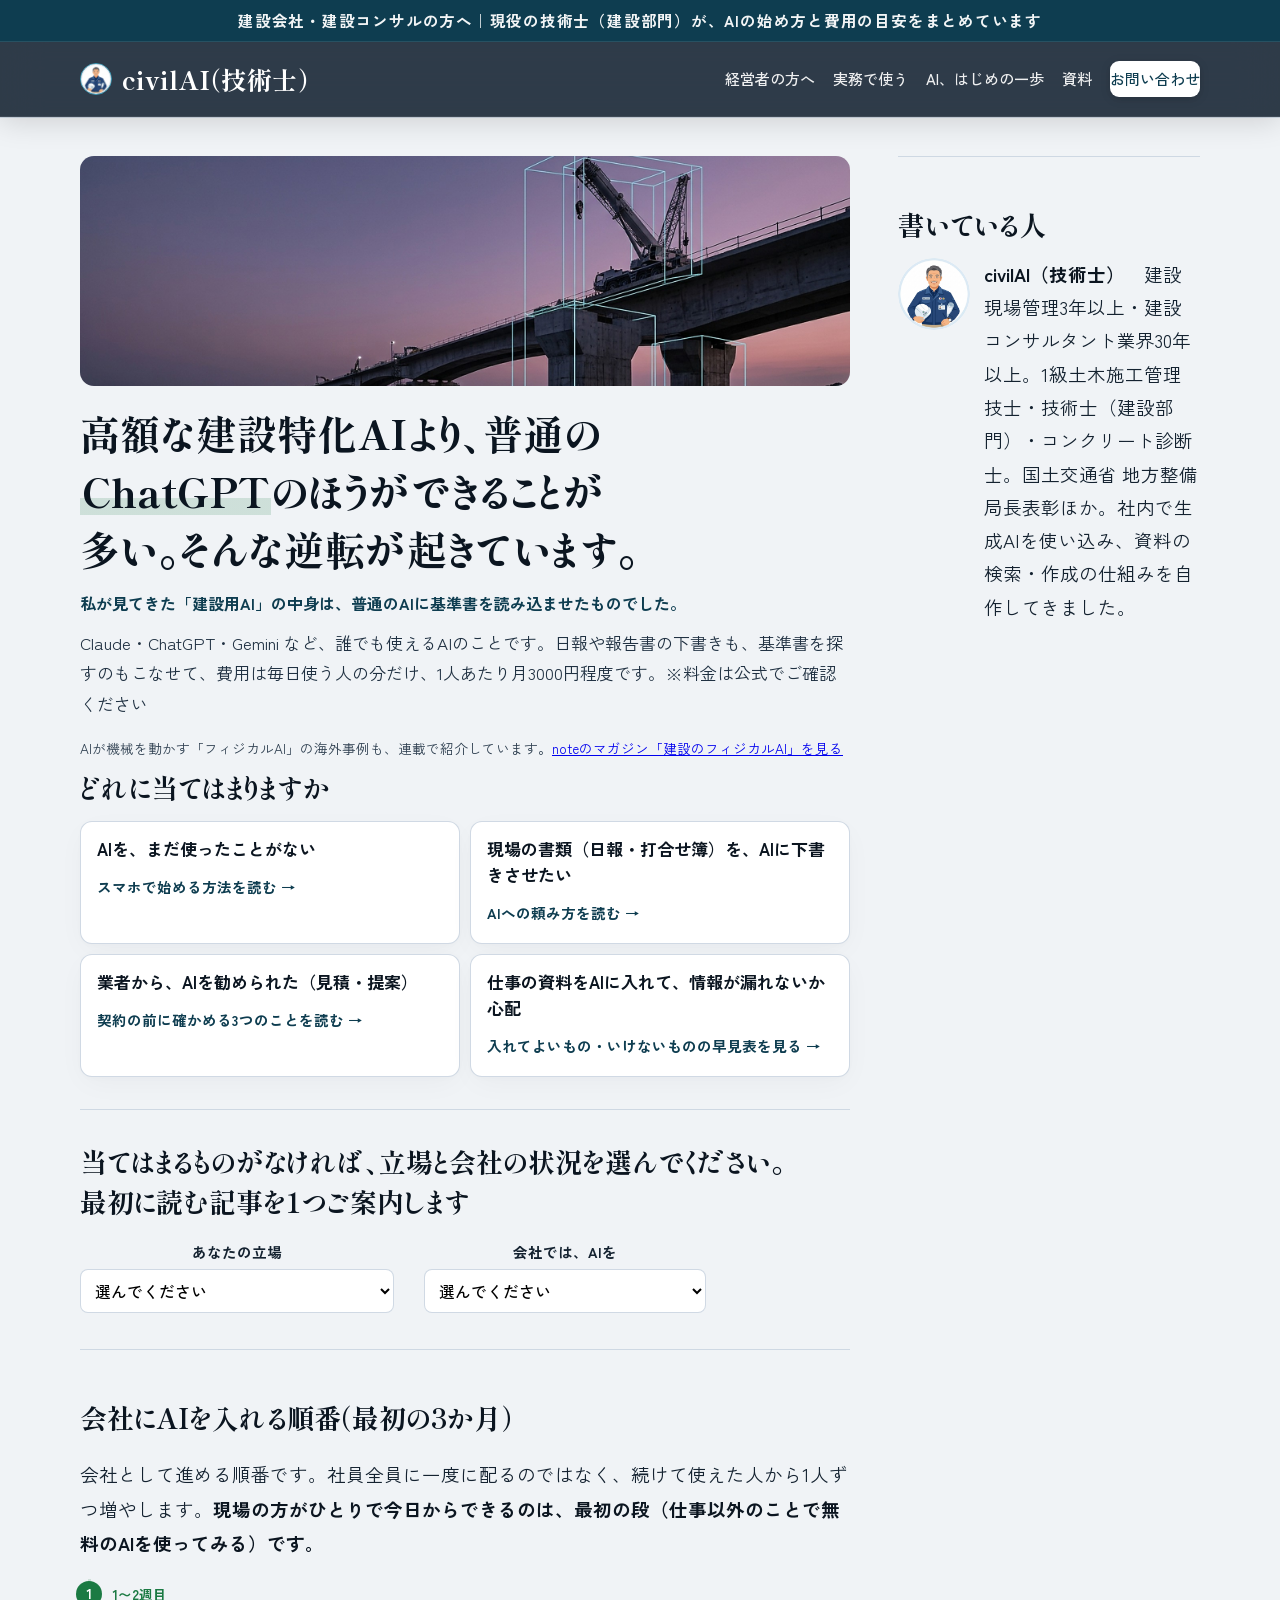
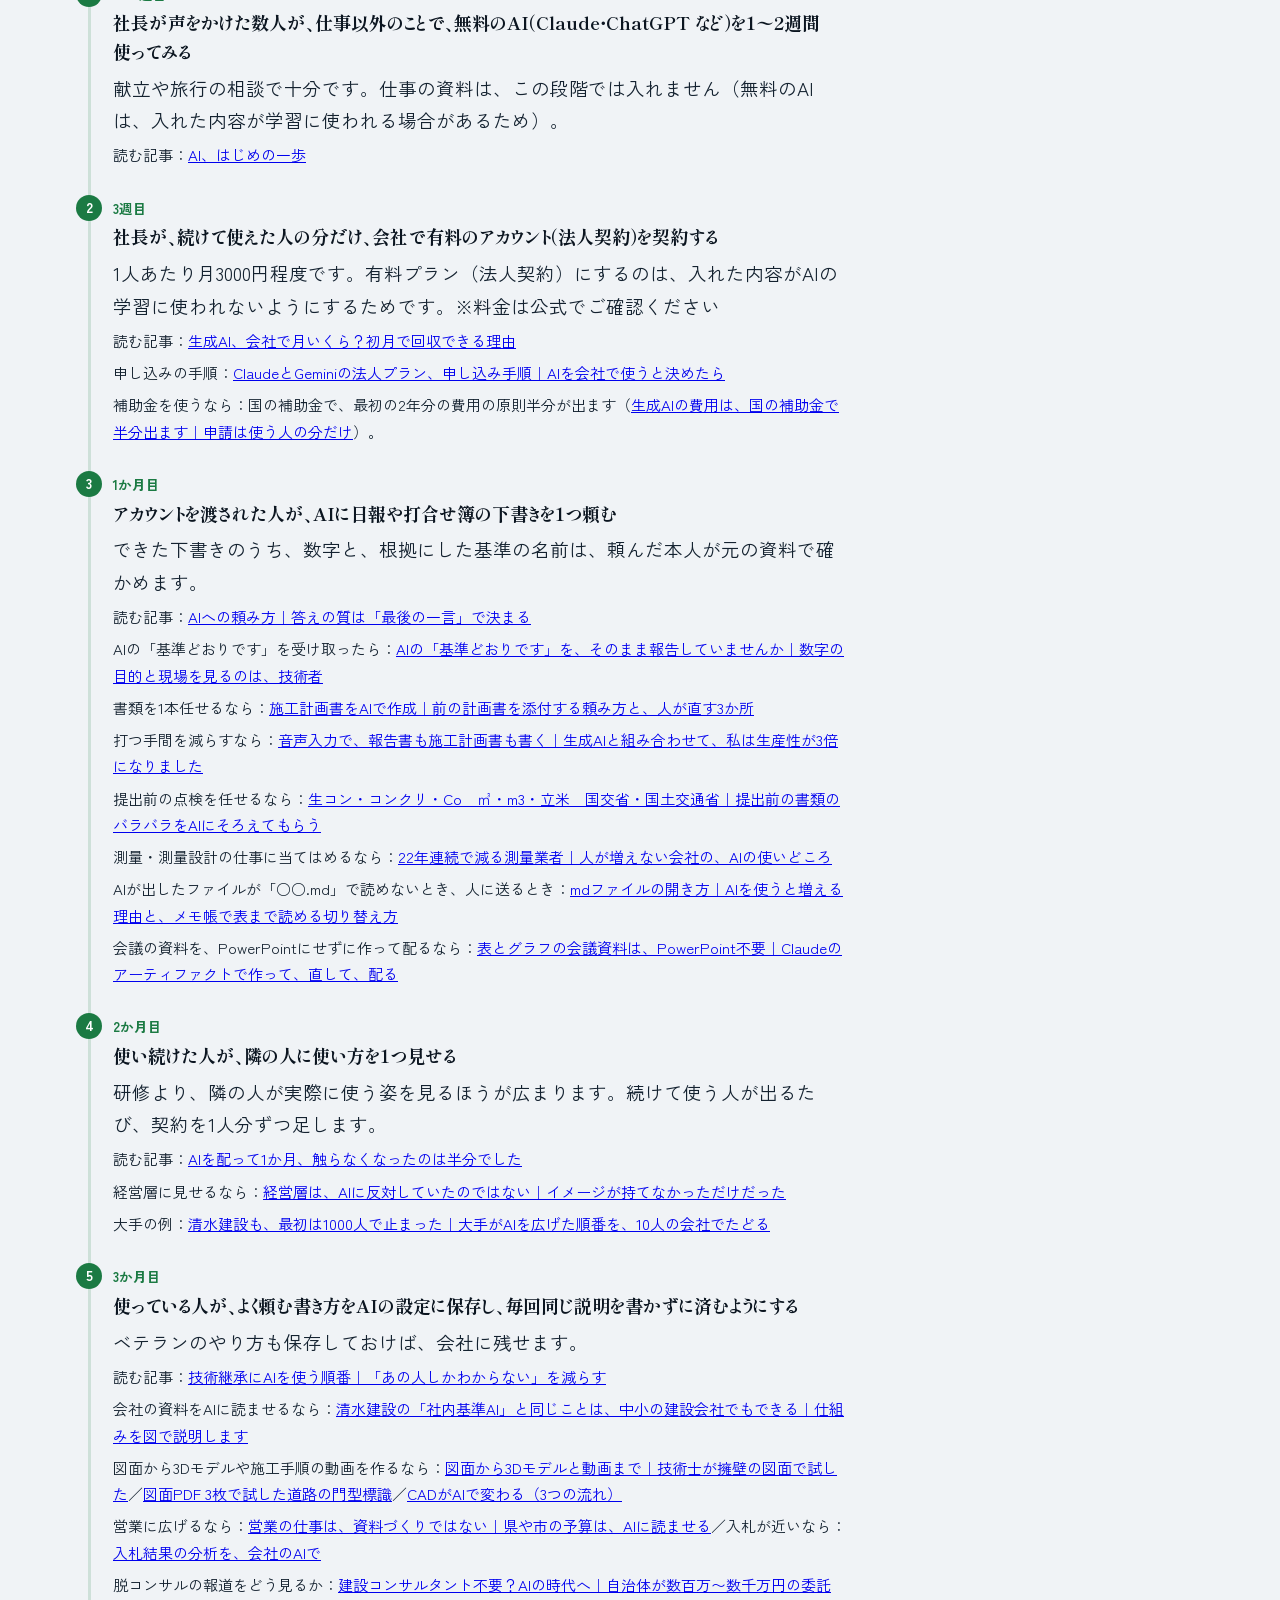
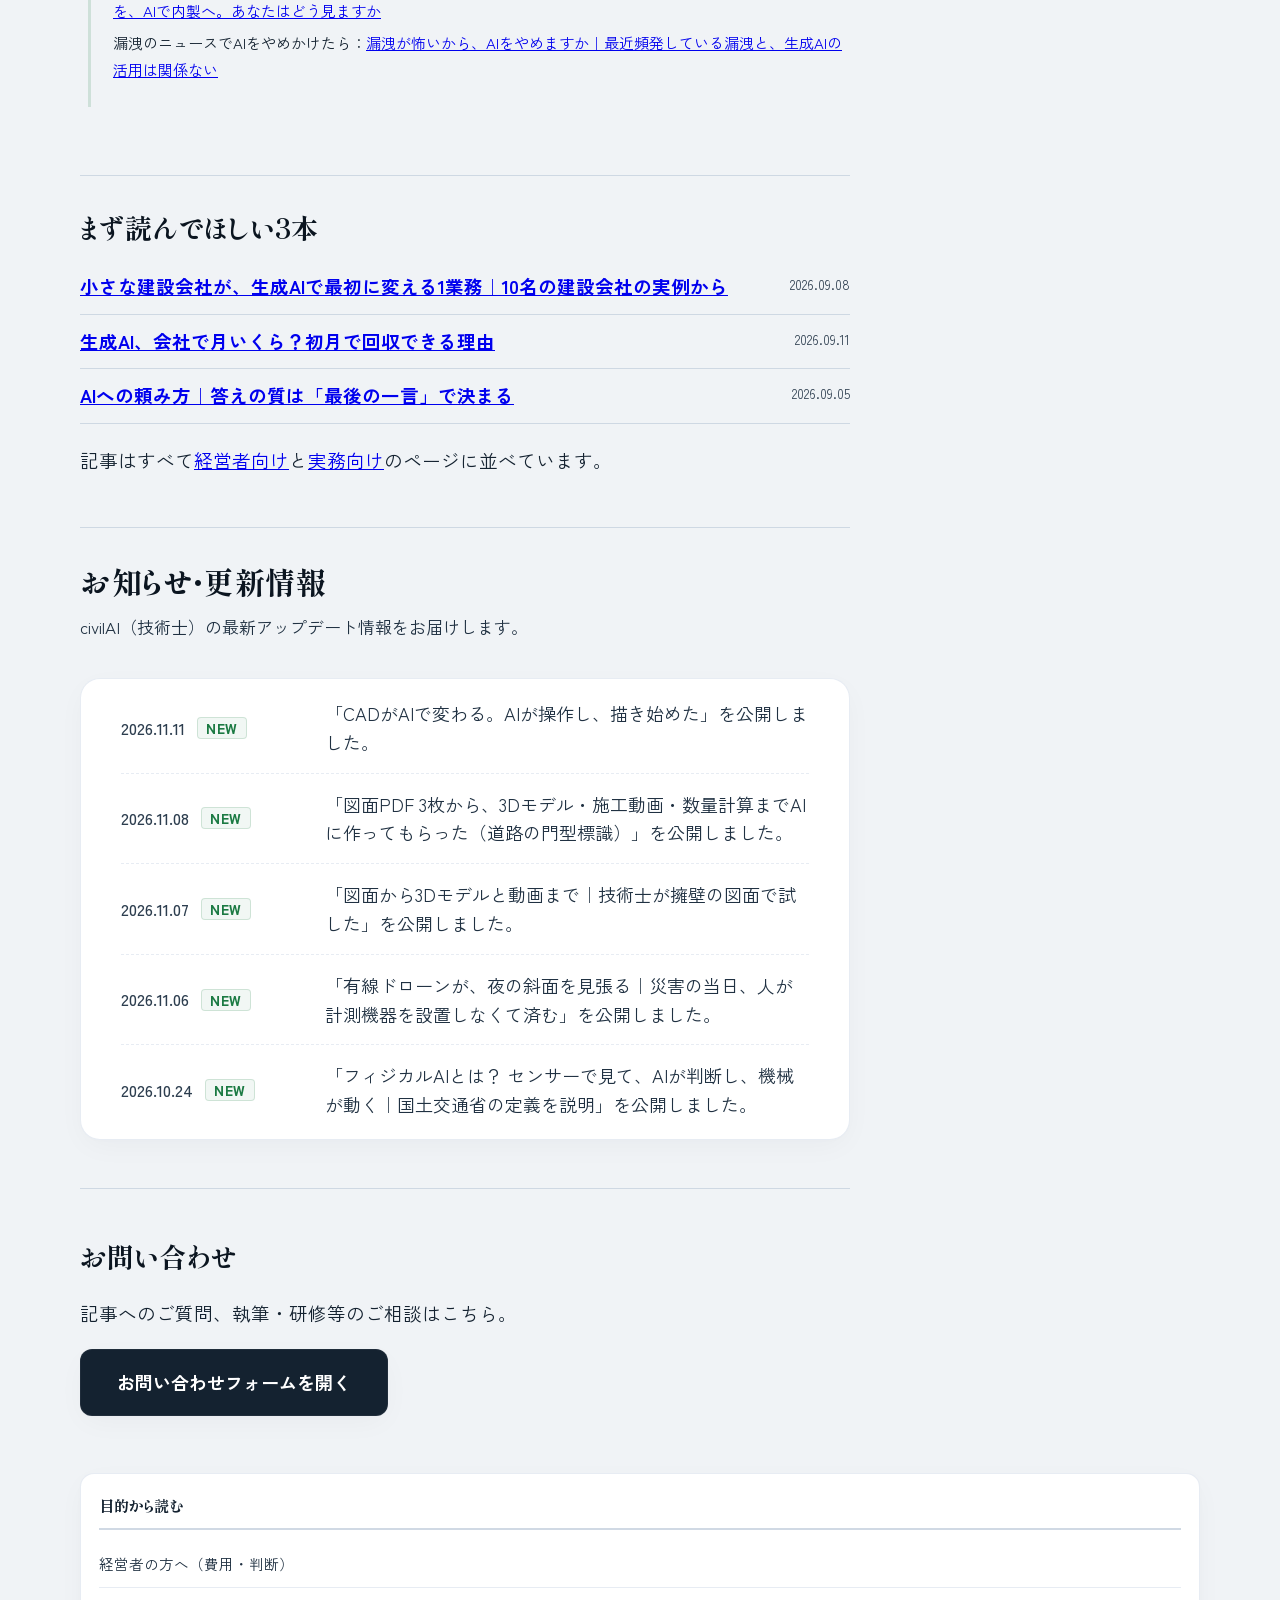
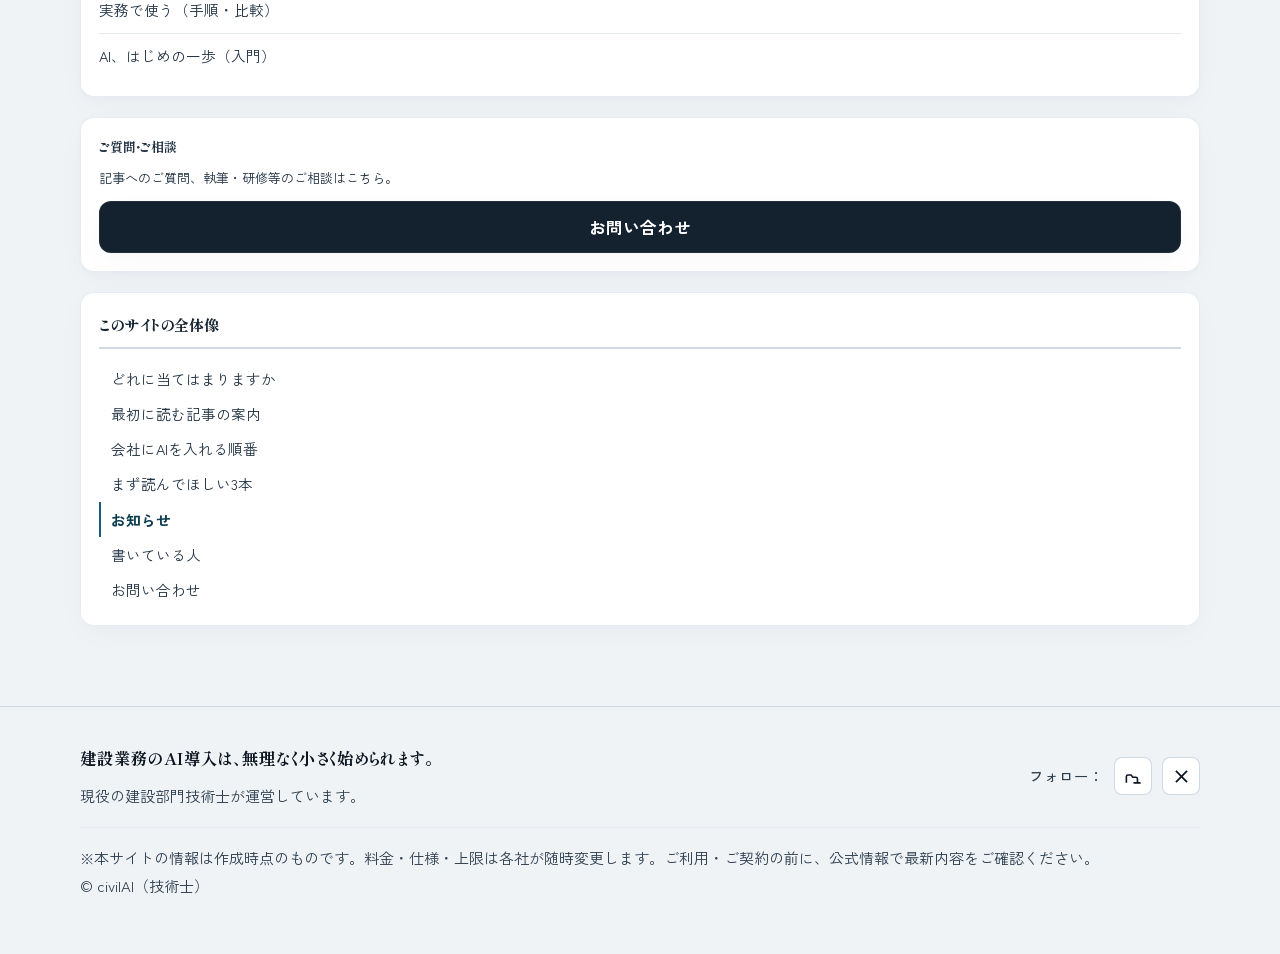
<file: index.html>
<!DOCTYPE html>
<html lang="ja">
<head>
<meta charset="UTF-8">
<meta name="viewport" content="width=device-width, initial-scale=1.0">
<title>建設業務のAI導入は、まず月3000円程度で十分｜civilAI（技術士）</title>
<meta name="description" content="「建設特化の生成AI」「設計図書を検索できる専用AI」の導入契約をご検討の前に。現役の建設部門技術士が、月3000円程度のAIチャットで足りるかを先に確かめる導入の道筋を実務視点で整理。">
<meta property="og:title" content="建設業務のAI導入は、まず月3000円程度で十分｜civilAI（技術士）">
<meta property="og:description" content="「建設特化の生成AI」「設計図書を検索できる専用AI」の導入契約をご検討の前に。現役の建設部門技術士が、月3000円程度のAIチャットで足りるかを先に確かめる導入の道筋を実務視点で整理。">
<meta property="og:type" content="website">
<meta property="og:locale" content="ja_JP">
<meta name="twitter:card" content="summary_large_image">
<meta name="twitter:title" content="建設業務のAI導入は、まず月3000円程度で十分｜civilAI（技術士）">
<meta name="twitter:description" content="現役の建設部門技術士が、月3000円程度のAIチャットで足りるかを先に確かめる導入の道筋を実務視点で整理。">
<link rel="preconnect" href="https://fonts.googleapis.com">
<link rel="preconnect" href="https://fonts.gstatic.com" crossorigin>
<link href="https://fonts.googleapis.com/css2?family=Shippori+Mincho:wght@600;700;800&family=Zen+Kaku+Gothic+New:wght@400;500;700&display=swap" rel="stylesheet">
<link rel="stylesheet" href="css/style.css">
<!-- OGP画像・favicon・canonical・構造化データ（公開URL確定済み。変更時は tools/set_site_url.py を再実行） -->
<meta property="og:url" content="https://civil-ai-study.github.io/civilai-site/">
<meta property="og:image" content="https://civil-ai-study.github.io/civilai-site/images/og_bridge.jpg">
<meta name="twitter:image" content="https://civil-ai-study.github.io/civilai-site/images/og_bridge.jpg">
<link rel="canonical" href="https://civil-ai-study.github.io/civilai-site/">
<link rel="icon" type="image/svg+xml" href="favicon.svg">
<link rel="apple-touch-icon" href="images/avatar_engineer.png">
<script type="application/ld+json">
{
  "@context": "https://schema.org",
  "@type": "WebSite",
  "name": "civilAI（技術士）",
  "url": "https://civil-ai-study.github.io/civilai-site/",
  "inLanguage": "ja",
  "description": "建設・建設コンサルの生成AI導入を、まず月3000円程度のAIチャットで確かめる。現役の建設部門技術士が実務目線で判断材料を整理。",
  "publisher": {
    "@type": "Organization",
    "name": "civilAI（技術士）",
    "description": "建設業・建設コンサルタント向けに、生成AIの実務活用を解説する情報サイト。"
  },
  "author": {
    "@type": "Person",
    "name": "civilAI（技術士）",
    "jobTitle": "技術士（建設部門）",
    "knowsAbout": ["建設コンサルタント", "建設DX", "生成AI活用", "土木"],
    "hasCredential": [
      {"@type": "EducationalOccupationalCredential", "credentialCategory": "1級土木施工管理技士"},
      {"@type": "EducationalOccupationalCredential", "credentialCategory": "技術士（建設部門）"},
      {"@type": "EducationalOccupationalCredential", "credentialCategory": "コンクリート診断士"}
    ],
    "award": "国土交通省 地方整備局長表彰",
    "sameAs": ["https://note.com/civilai", "https://x.com/civilai_gishi"]
  }
}
</script>
</head>
<body>

<!-- ===== ナビ（3ドア構造・全ページ共通） ===== -->
<div class="top-bar"><div class="wrap"><span>建設会社・建設コンサルの方へ｜現役の技術士（建設部門）が、AIの始め方と費用の目安をまとめています</span></div></div>

<nav class="nav">
  <div class="nav-in">
    <a href="#top" class="brand">
      <img src="images/avatar_engineer.png" alt="civilAI（技術士）" width="1024" height="1024" class="brand-avatar">
      <span class="brand-name">civilAI<span class="brand-cred">（技術士）</span></span>
    </a>
    <div class="nav-links">
      <a href="keiei.html" class="hideS">経営者の方へ</a>
      <a href="genba.html" class="hideS">実務で使う</a>
      <a href="hajimete.html" class="hideS">AI、はじめの一歩</a>
      <a href="shiryo.html" class="hideS">資料</a>
      <a href="#contact" class="nav-cta">お問い合わせ</a>
      <button class="nav-toggle" type="button" aria-label="メニューを開く" aria-expanded="false" aria-controls="navMenu">
        <span class="bar"></span><span class="bar"></span><span class="bar"></span>
      </button>
    </div>
  </div>
  <div class="nav-menu" id="navMenu">
    <a href="keiei.html">経営者の方へ</a>
    <a href="genba.html">実務で使う</a>
    <a href="hajimete.html">AI、はじめの一歩</a>
    <a href="shiryo.html">資料</a>
    <a href="index.html#contact">お問い合わせ</a>
  </div>
</nav>


<div id="top"></div>

<!-- ===== 本体（標準2カラム：ページ全体＝本文左＋サイドバー右） ===== -->
<div class="sec sec--doc">
  <div class="wrap">
    <div class="doc-layout">
      <div class="doc-main">

        <!-- 見本 v2（初訪問ペルソナ3体の指摘を反映）：1画面目＝何のサイトか＋来た理由ごとの入口 -->
        <header class="m-hero">
          <img class="m-hero-band" src="images/hero_bridge.jpg" width="1920" height="720" alt="夕焼けの川に架かる橋の建設現場。橋脚とクレーンを、AIが認識しているように水色の枠で囲んだ画像" fetchpriority="high">
          <h1>高額な建設特化AIより、普通の<span class="em">ChatGPT</span>のほうができることが多い。そんな逆転が起きています。</h1>
          <p class="m-proof">私が見てきた「建設用AI」の中身は、普通のAIに基準書を読み込ませたものでした。</p>
          <p class="m-sub">Claude・ChatGPT・Gemini など、誰でも使えるAIのことです。日報や報告書の下書きも、基準書を探すのもこなせて、費用は毎日使う人の分だけ、1人あたり月3000円程度です。※料金は公式でご確認ください</p>
          <p class="m-trust">AIが機械を動かす「フィジカルAI」の海外事例も、連載で紹介しています。<a href="https://note.com/civilai/m/m72a65b813e88" target="_blank" rel="noopener">noteのマガジン「建設のフィジカルAI」を見る</a></p>
        </header>

        <section class="sec sec--compact" id="doors">
          <h2 class="m-h2">どれに当てはまりますか</h2>
          <div class="m-doors">
            <a class="m-door" href="hajimete.html"><strong>AIを、まだ使ったことがない</strong><span>スマホで始める方法を読む →</span></a>
            <a class="m-door" href="genba.html#art-tanomikata"><strong>現場の書類（日報・打合せ簿）を、AIに下書きさせたい</strong><span>AIへの頼み方を読む →</span></a>
            <a class="m-door" href="keiei.html#art-vendor-truth"><strong>業者から、AIを勧められた（見積・提案）</strong><span>契約の前に確かめる3つのことを読む →</span></a>
            <a class="m-door" href="ireteyoi.html"><strong>仕事の資料をAIに入れて、情報が漏れないか心配</strong><span>入れてよいもの・いけないものの早見表を見る →</span></a>
          </div>
        </section>

        <!-- コンパクトな2問：選ぶと読む記事が1つ出る -->
        <section class="sec sec--compact" id="start">
          <h2 class="m-h2">当てはまるものがなければ、立場と会社の状況を選んでください。最初に読む記事を1つご案内します</h2>
          <form class="m-quiz" id="mQuiz" onsubmit="return false">
            <label>あなたの立場
              <select name="who">
                <option value="">選んでください</option>
                <option value="shacho">社長・役員</option>
                <option value="bucho">工事部長・管理職</option>
                <option value="genba">現場の担当（施工管理・現場代理人）</option>
                <option value="consul">建設コンサル・設計</option>
                <option value="somu">総務・経理・事務</option>
              </select>
            </label>
            <label>会社では、AIを
              <select name="st">
                <option value="">選んでください</option>
                <option value="none">まだ誰も使っていない</option>
                <option value="some">個人で使っている人がいる</option>
                <option value="paid">会社で契約した</option>
                <option value="idle">配ったが、使われていない</option>
                <option value="unknown">分からない・まだ決まっていない</option>
              </select>
            </label>
          </form>
          <p class="m-result" id="mResult" aria-live="polite" hidden>あなたにおすすめの記事：<a id="mTitle" href="keiei.html#art-cases"></a></p>
        </section>

        <!-- 導入の順番：各段に主語と目的語 -->
        <section class="sec" id="junban">
          <h2 class="m-h2">会社にAIを入れる順番（最初の3か月）</h2>
          <p>会社として進める順番です。社員全員に一度に配るのではなく、続けて使えた人から1人ずつ増やします。<strong>現場の方がひとりで今日からできるのは、最初の段（仕事以外のことで無料のAIを使ってみる）です。</strong></p>
          <ol class="m-steps">
            <li>
              <p class="m-day">1〜2週目</p>
              <h3>社長が声をかけた数人が、仕事以外のことで、無料のAI（Claude・ChatGPT など）を1〜2週間使ってみる</h3>
              <p>献立や旅行の相談で十分です。仕事の資料は、この段階では入れません（無料のAIは、入れた内容が学習に使われる場合があるため）。</p>
              <p class="m-links">読む記事：<a href="hajimete.html">AI、はじめの一歩</a></p>
            </li>
            <li>
              <p class="m-day">3週目</p>
              <h3>社長が、続けて使えた人の分だけ、会社で有料のアカウント（法人契約）を契約する</h3>
              <p>1人あたり月3000円程度です。有料プラン（法人契約）にするのは、入れた内容がAIの学習に使われないようにするためです。※料金は公式でご確認ください</p>
              <p class="m-links">読む記事：<a href="keiei.html#art-cost">生成AI、会社で月いくら？初月で回収できる理由</a></p>
              <p class="m-links">申し込みの手順：<a href="keiei.html#art-sign-up">ClaudeとGeminiの法人プラン、申し込み手順｜AIを会社で使うと決めたら</a></p>
              <p class="m-links">補助金を使うなら：国の補助金で、最初の2年分の費用の原則半分が出ます（<a href="keiei.html#art-ai-subsidy">生成AIの費用は、国の補助金で半分出ます｜申請は使う人の分だけ</a>）。</p>
            </li>
            <li>
              <p class="m-day">1か月目</p>
              <h3>アカウントを渡された人が、AIに日報や打合せ簿の下書きを1つ頼む</h3>
              <p>できた下書きのうち、数字と、根拠にした基準の名前は、頼んだ本人が元の資料で確かめます。</p>
              <p class="m-links">読む記事：<a href="genba.html#art-tanomikata">AIへの頼み方｜答えの質は「最後の一言」で決まる</a></p>
              <p class="m-links">AIの「基準どおりです」を受け取ったら：<a href="genba.html#art-ai-vs-engineer">AIの「基準どおりです」を、そのまま報告していませんか｜数字の目的と現場を見るのは、技術者</a></p>
              <p class="m-links">書類を1本任せるなら：<a href="genba.html#art-sekokeikaku">施工計画書をAIで作成｜前の計画書を添付する頼み方と、人が直す3か所</a></p>
              <p class="m-links">打つ手間を減らすなら：<a href="genba.html#art-voice-input">音声入力で、報告書も施工計画書も書く｜生成AIと組み合わせて、私は生産性が3倍になりました</a></p>
              <p class="m-links">提出前の点検を任せるなら：<a href="genba.html#art-proofread">生コン・コンクリ・Co　㎥・m3・立米　国交省・国土交通省｜提出前の書類のバラバラをAIにそろえてもらう</a></p>
              <p class="m-links">測量・測量設計の仕事に当てはめるなら：<a href="genba.html#art-survey">22年連続で減る測量業者｜人が増えない会社の、AIの使いどころ</a></p>
              <p class="m-links">AIが出したファイルが「○○.md」で読めないとき、人に送るとき：<a href="genba.html#art-md-file">mdファイルの開き方｜AIを使うと増える理由と、メモ帳で表まで読める切り替え方</a></p>
              <p class="m-links">会議の資料を、PowerPointにせずに作って配るなら：<a href="genba.html#art-html-share">表とグラフの会議資料は、PowerPoint不要｜Claudeのアーティファクトで作って、直して、配る</a></p>
            </li>
            <li>
              <p class="m-day">2か月目</p>
              <h3>使い続けた人が、隣の人に使い方を1つ見せる</h3>
              <p>研修より、隣の人が実際に使う姿を見るほうが広まります。続けて使う人が出るたび、契約を1人分ずつ足します。</p>
              <p class="m-links">読む記事：<a href="keiei.html#art-adoption">AIを配って1か月、触らなくなったのは半分でした</a></p>
              <p class="m-links">経営層に見せるなら：<a href="keiei.html#art-exec-demo">経営層は、AIに反対していたのではない｜イメージが持てなかっただけだった</a></p>
              <p class="m-links">大手の例：<a href="keiei.html#art-shimizu">清水建設も、最初は1000人で止まった｜大手がAIを広げた順番を、10人の会社でたどる</a></p>
            </li>
            <li>
              <p class="m-day">3か月目</p>
              <h3>使っている人が、よく頼む書き方をAIの設定に保存し、毎回同じ説明を書かずに済むようにする</h3>
              <p>ベテランのやり方も保存しておけば、会社に残せます。</p>
              <p class="m-links">読む記事：<a href="keiei.html#art-succession">技術継承にAIを使う順番｜「あの人しかわからない」を減らす</a></p>
              <p class="m-links">会社の資料をAIに読ませるなら：<a href="keiei.html#art-shimizu-rag">清水建設の「社内基準AI」と同じことは、中小の建設会社でもできる｜仕組みを図で説明します</a></p>
              <p class="m-links">図面から3Dモデルや施工手順の動画を作るなら：<a href="genba.html#art-drawing-to-3d-video">図面から3Dモデルと動画まで｜技術士が擁壁の図面で試した</a>／<a href="genba.html#art-sign-drawings-3d">図面PDF 3枚で試した道路の門型標識</a>／<a href="genba.html#art-cad-ai-change">CADがAIで変わる（3つの流れ）</a></p>
              <p class="m-links">営業に広げるなら：<a href="keiei.html#art-estimate-review">営業の仕事は、資料づくりではない｜県や市の予算は、AIに読ませる</a>／入札が近いなら：<a href="keiei.html#art-bid-results">入札結果の分析を、会社のAIで</a></p>
              <p class="m-links">脱コンサルの報道をどう見るか：<a href="keiei.html#art-kawachinagano">建設コンサルタント不要？AIの時代へ｜自治体が数百万〜数千万円の委託を、AIで内製へ。あなたはどう見ますか</a></p>
              <p class="m-links">漏洩のニュースでAIをやめかけたら：<a href="keiei.html#art-leak-ai-defense">漏洩が怖いから、AIをやめますか｜最近頻発している漏洩と、生成AIの活用は関係ない</a></p>
            </li>
          </ol>
        </section>

        <section class="sec sec--compact" id="hooks">
          <h2 class="m-h2">まず読んでほしい3本</h2>
          <ul class="m-top3">
            <li><a href="keiei.html#art-cases">小さな建設会社が、生成AIで最初に変える1業務｜10名の建設会社の実例から</a><time datetime="2026-09-08">2026.09.08</time></li>
            <li><a href="keiei.html#art-cost">生成AI、会社で月いくら？初月で回収できる理由</a><time datetime="2026-09-11">2026.09.11</time></li>
            <li><a href="genba.html#art-tanomikata">AIへの頼み方｜答えの質は「最後の一言」で決まる</a><time datetime="2026-09-05">2026.09.05</time></li>
          </ul>
          <p>記事はすべて<a href="keiei.html#articles">経営者向け</a>と<a href="genba.html#articles">実務向け</a>のページに並べています。</p>
        </section>

        <!-- ===== お知らせ・更新情報 ===== -->
        <section class="sec sec--compact" id="news">
          <div class="sec-head">
            <div>
              <h2>お知らせ・更新情報</h2>
              <p>civilAI（技術士）の最新アップデート情報をお届けします。</p>
            </div>
          </div>
          <div class="news-list">
            <div class="news-item">
              <div class="news-link">
                <div class="news-meta">
                  <time class="news-date" datetime="2026-11-11">2026.11.11</time>
                  <span class="info-badge badge-new">NEW</span>
                </div>
                <p class="news-text">「CADがAIで変わる。AIが操作し、描き始めた」を公開しました。</p>
              </div>
            </div>
            <div class="news-item">
              <div class="news-link">
                <div class="news-meta">
                  <time class="news-date" datetime="2026-11-08">2026.11.08</time>
                  <span class="info-badge badge-new">NEW</span>
                </div>
                <p class="news-text">「図面PDF 3枚から、3Dモデル・施工動画・数量計算までAIに作ってもらった（道路の門型標識）」を公開しました。</p>
              </div>
            </div>
            <div class="news-item">
              <div class="news-link">
                <div class="news-meta">
                  <time class="news-date" datetime="2026-11-07">2026.11.07</time>
                  <span class="info-badge badge-new">NEW</span>
                </div>
                <p class="news-text">「図面から3Dモデルと動画まで｜技術士が擁壁の図面で試した」を公開しました。</p>
              </div>
            </div>
            <div class="news-item">
              <div class="news-link">
                <div class="news-meta">
                  <time class="news-date" datetime="2026-11-06">2026.11.06</time>
                  <span class="info-badge badge-new">NEW</span>
                </div>
                <p class="news-text">「有線ドローンが、夜の斜面を見張る｜災害の当日、人が計測機器を設置しなくて済む」を公開しました。</p>
              </div>
            </div>
            <div class="news-item">
              <div class="news-link">
                <div class="news-meta">
                  <time class="news-date" datetime="2026-10-24">2026.10.24</time>
                  <span class="info-badge badge-new">NEW</span>
                </div>
                <p class="news-text">「フィジカルAIとは？ センサーで見て、AIが判断し、機械が動く｜国土交通省の定義を説明」を公開しました。</p>
              </div>
            </div>
            </div>
          </div>
        </section>

        <section class="sec sec--compact" id="about">
          <h2 class="m-h2">書いている人</h2>
          <div class="m-about">
            <img src="images/avatar_engineer.png" alt="civilAI（技術士）の顔イラスト" width="72" height="72" loading="lazy">
            <p><strong>civilAI（技術士）</strong>　建設現場管理3年以上・建設コンサルタント業界30年以上。1級土木施工管理技士・技術士（建設部門）・コンクリート診断士。国土交通省 地方整備局長表彰ほか。社内で生成AIを使い込み、資料の検索・作成の仕組みを自作してきました。</p>
          </div>
        </section>

        <section class="sec sec--compact" id="contact">
          <h2 class="m-h2">お問い合わせ</h2>
          <p>記事へのご質問、執筆・研修等のご相談はこちら。</p>
          <a href="https://docs.google.com/forms/d/e/1FAIpQLSeiASb0xn89PZ8r3Cvltuc8_VECnFcrCblLyhX83PGHPjjLjA/viewform?usp=publish-editor" target="_blank" rel="noopener" class="btn btn-primary">お問い合わせフォームを開く</a>
        </section>


      </div><!-- /.doc-main -->

      <!-- ===== サイドバー（右・末尾の目次だけがstickyで追従＝定番） ===== -->
      <aside class="sidebar" aria-label="補助情報">
        <div class="side-card side-nav">
          <p class="side-title">目的から読む</p>
          <ul>
            <li><a href="keiei.html">経営者の方へ（費用・判断）</a></li>
            <li><a href="genba.html">実務で使う（手順・比較）</a></li>
            <li><a href="hajimete.html">AI、はじめの一歩（入門）</a></li>
          </ul>
        </div>
        <div class="side-card side-cta">
          <p class="side-title">ご質問・ご相談</p>
          <p>記事へのご質問、執筆・研修等のご相談はこちら。</p>
          <a href="#contact" class="btn btn-primary btn-sm">お問い合わせ</a>
        </div>
        <div class="side-card side-toc">
          <p class="side-title">このサイトの全体像</p>
          <ul>
            <li><a href="#doors" class="toc-link">どれに当てはまりますか</a></li>
            <li><a href="#start" class="toc-link">最初に読む記事の案内</a></li>
            <li><a href="#junban" class="toc-link">会社にAIを入れる順番</a></li>
            <li><a href="#hooks" class="toc-link">まず読んでほしい3本</a></li>
            <li><a href="#news" class="toc-link">お知らせ</a></li>
            <li><a href="#about" class="toc-link">書いている人</a></li>
            <li><a href="#contact" class="toc-link">お問い合わせ</a></li>
          </ul>
        </div>
      </aside>

    </div><!-- /.doc-layout -->
  </div>
</div>

<!-- ===== フッター（SNSはフッターに集約＝標準配置） ===== -->
<footer class="foot">
  <div class="wrap">
    <div class="foot-top">
      <div class="foot-brand">
        <span class="pledge">建設業務のAI導入は、無理なく小さく始められます。</span>
        現役の建設部門技術士が運営しています。
      </div>
      <div class="foot-social" aria-label="SNS">
        <span class="foot-social-label">フォロー：</span>
        <a class="foot-social-link" href="https://note.com/civilai" target="_blank" rel="noopener" title="note" aria-label="noteをフォロー">
          <svg viewBox="0 0 24 24" fill="none" stroke="currentColor" stroke-width="2" aria-hidden="true" focusable="false">
            <path d="M12 20h9M3 20v-8a2 2 0 0 1 2-2h4l2 3h4a2 2 0 0 1 2 2v5"/>
          </svg>
        </a>
        <a class="foot-social-link" href="https://x.com/civilai_gishi" target="_blank" rel="noopener" title="X" aria-label="Xをフォロー">
          <svg viewBox="0 0 24 24" fill="none" stroke="currentColor" stroke-width="2.2" aria-hidden="true" focusable="false">
            <line x1="5" y1="5" x2="19" y2="19"/>
            <line x1="19" y1="5" x2="5" y2="19"/>
          </svg>
        </a>
      </div>
    </div>
    <div class="foot-bottom">
      ※本サイトの情報は作成時点のものです。料金・仕様・上限は各社が随時変更します。ご利用・ご契約の前に、公式情報で最新内容をご確認ください。<br>
      © civilAI（技術士）
    </div>
  </div>
</footer>

<script>
(function(){
  var A={cases:['keiei.html#art-cases','小さな建設会社が、生成AIで最初に変える1業務｜10名の建設会社の実例から'],
    first:['hajimete.html','AI、はじめの一歩（スマホで始める方法）'],
    somu:['keiei.html#art-rules','「この施工計画書、AIに入れて大丈夫？」｜会社が契約したAIなら、そのまま入ります'],
    mlit:['keiei.html#art-mlit','受託業務で生成AIを使っていい？国土交通省の特記仕様書と、発注者への説明'],
    cost:['keiei.html#art-cost','生成AI、会社で月いくら？初月で回収できる理由'],
    rules:['keiei.html#art-rules','「この施工計画書、AIに入れて大丈夫？」｜会社が契約したAIなら、そのまま入ります'],
    adoption:['keiei.html#art-adoption','AIを配って1か月、触らなくなったのは半分でした'],
    tanomi:['genba.html#art-tanomikata','AIへの頼み方｜答えの質は「最後の一言」で決まる'],
    minutes:['genba.html#art-minutes','打合せメモが5分で議事録に｜AIに任せる手順と、人が直す3点'],
    tashika:['genba.html#art-tashikamekata','AIの答えは、どこまで信じていいか｜確かめる3か所']};
  var T={none:{shacho:'cases',bucho:'cases',genba:'tanomi',consul:'mlit'},
    some:{shacho:'cost',bucho:'rules',genba:'rules',consul:'rules'},
    paid:{shacho:'adoption',bucho:'tashika',genba:'minutes',consul:'tashika'},
    idle:{shacho:'adoption',bucho:'adoption',genba:'tanomi',consul:'adoption'},
    unknown:{shacho:'cases',bucho:'rules',genba:'first',consul:'rules'}};
  var f=document.getElementById('mQuiz'),t=document.getElementById('mTitle');
  function up(){var w=f.who.value,st=f.st.value,box=document.getElementById('mResult');if(!w||!st){box.hidden=true;return;}var r=A[w==='somu'?(st==='none'||st==='some'?'cost':'somu'):T[st][w]];t.href=r[0];t.textContent=r[1];box.hidden=false;}
  f.addEventListener('change',up);up();
})();
</script>
<script src="js/main.js" defer></script>
</body>
</html>
</file>
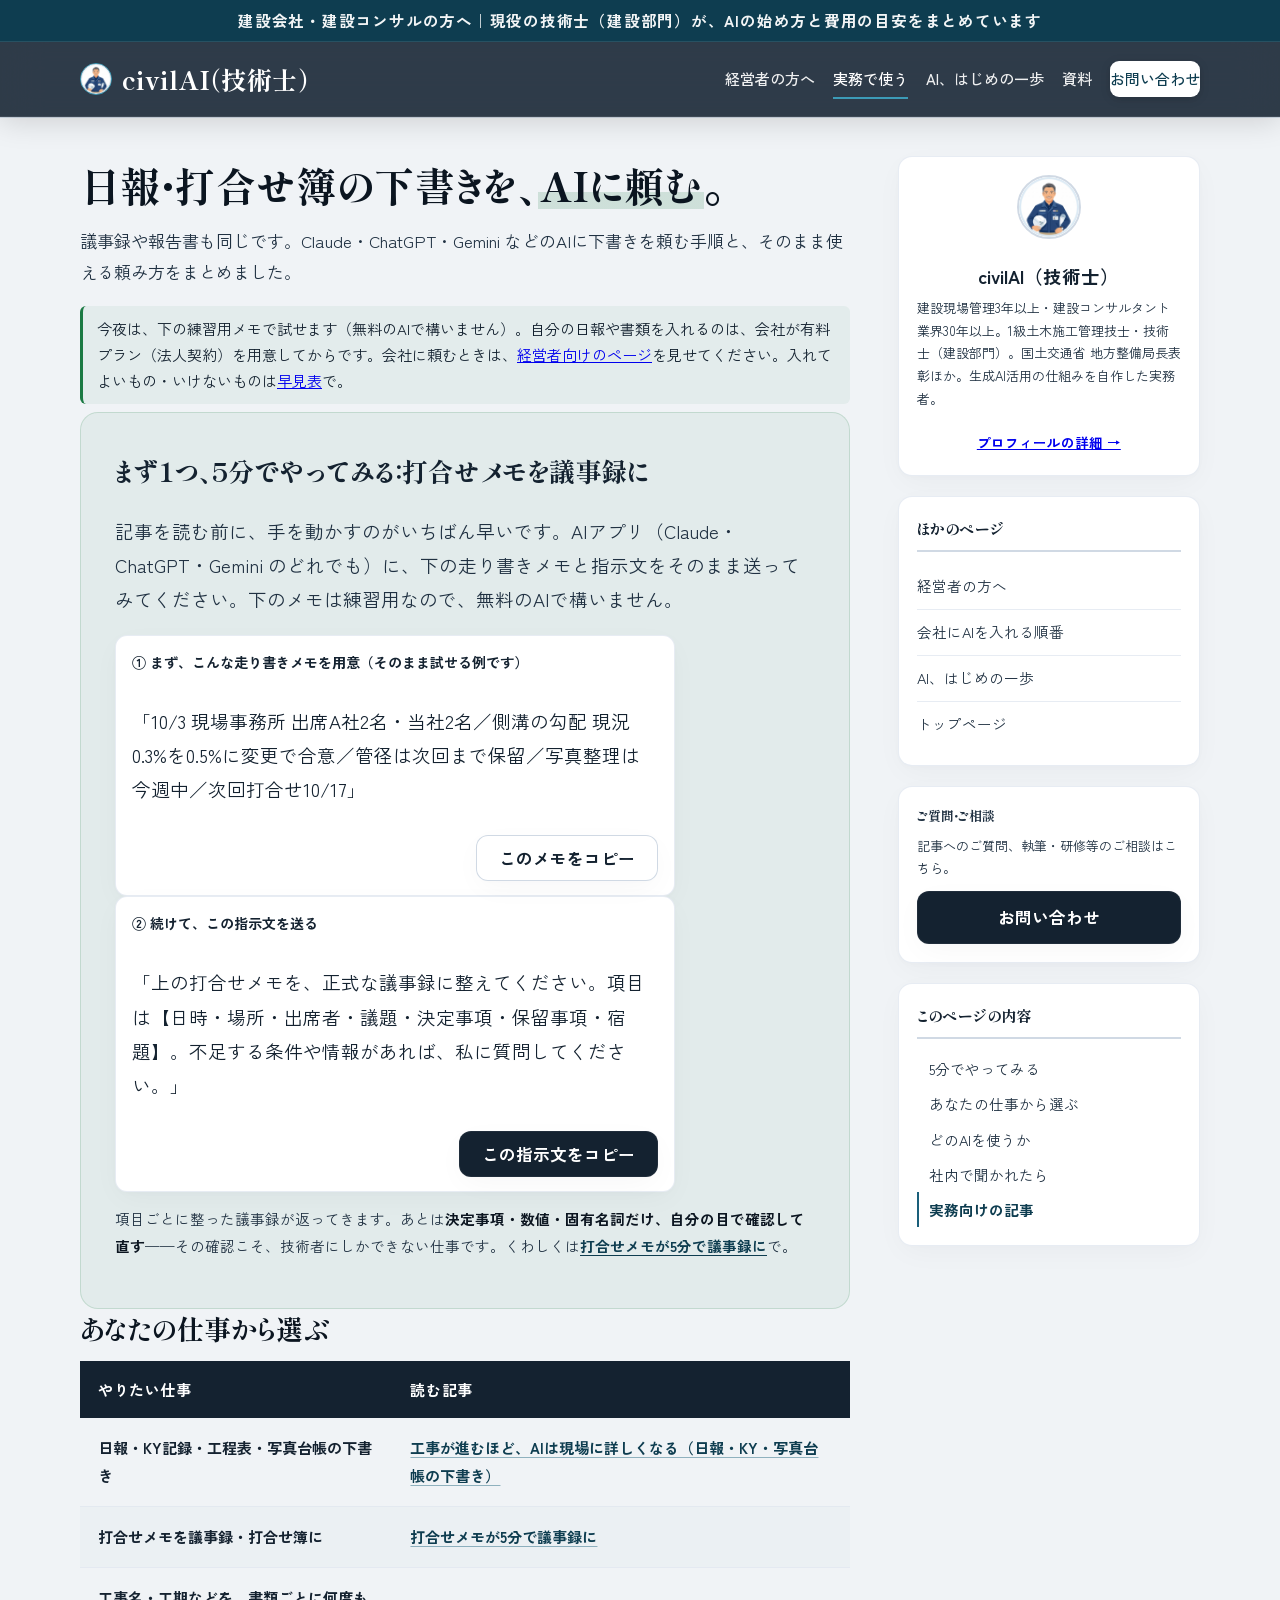
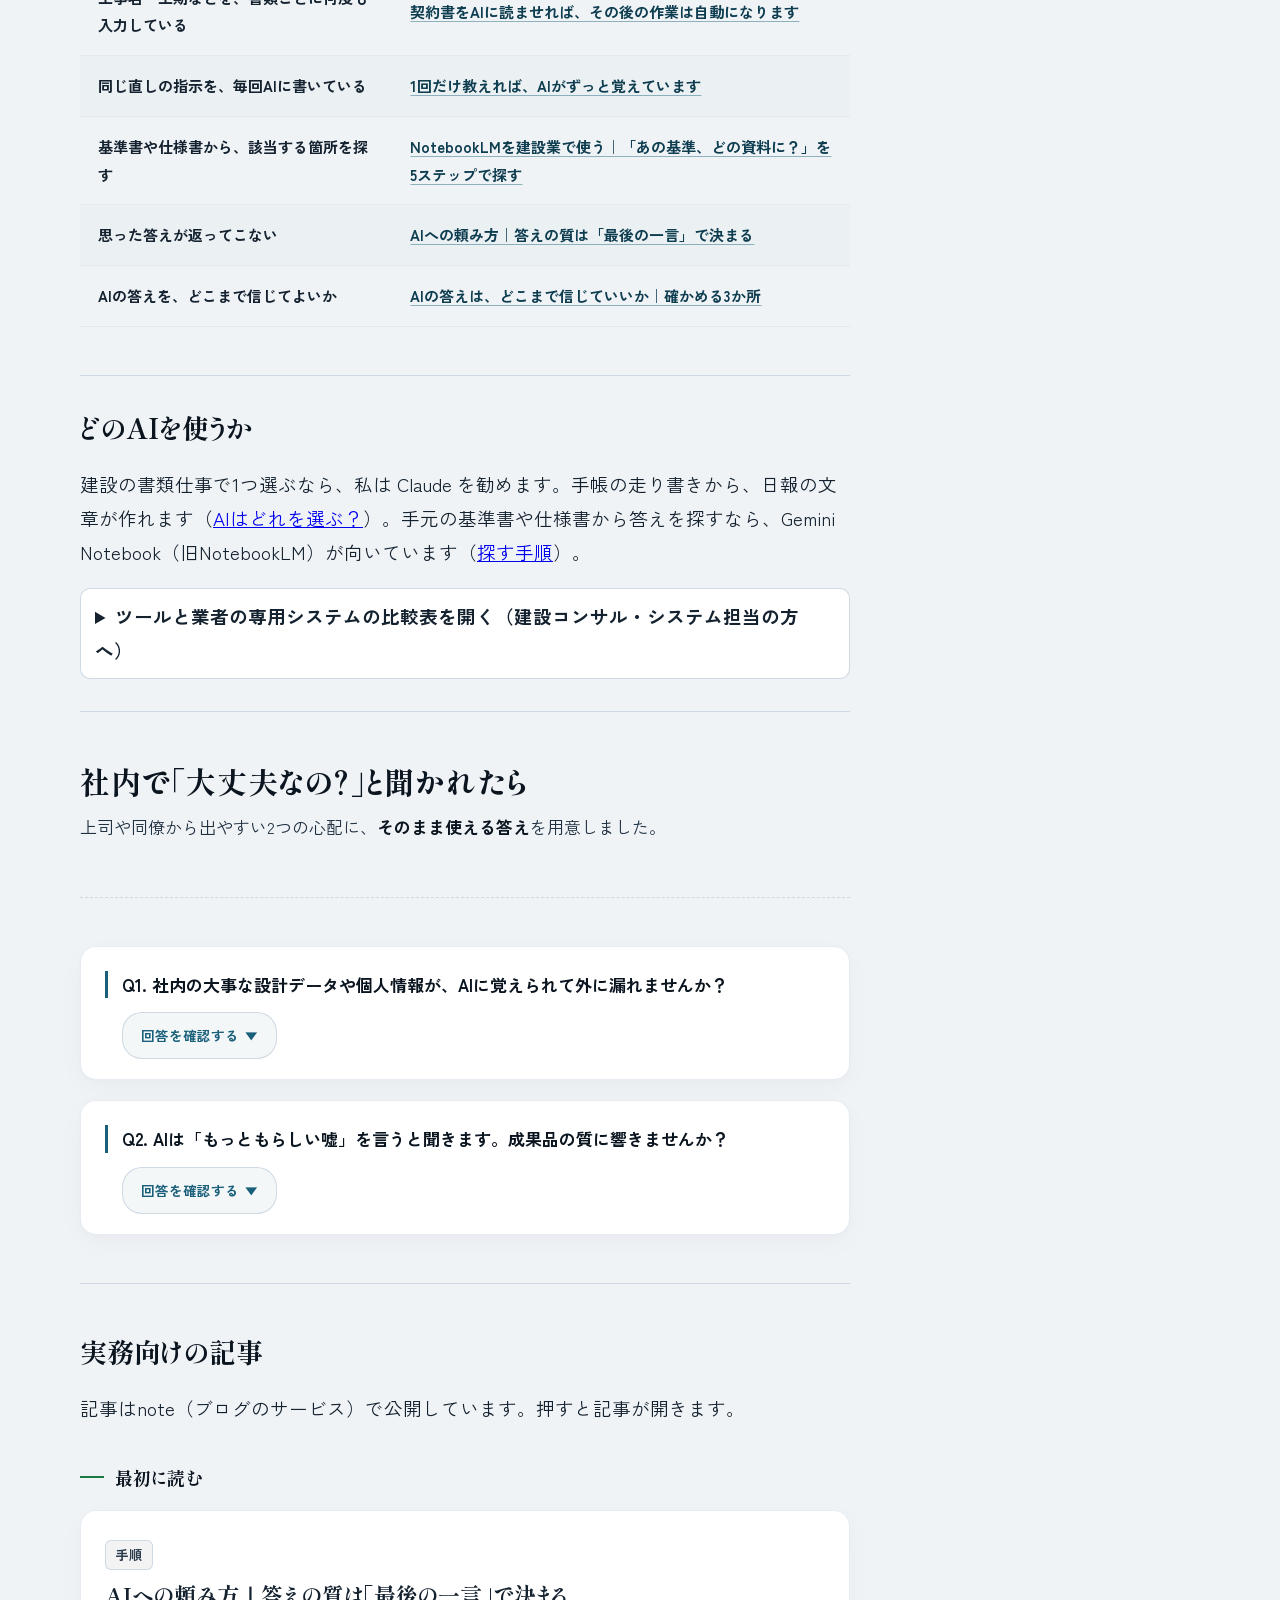
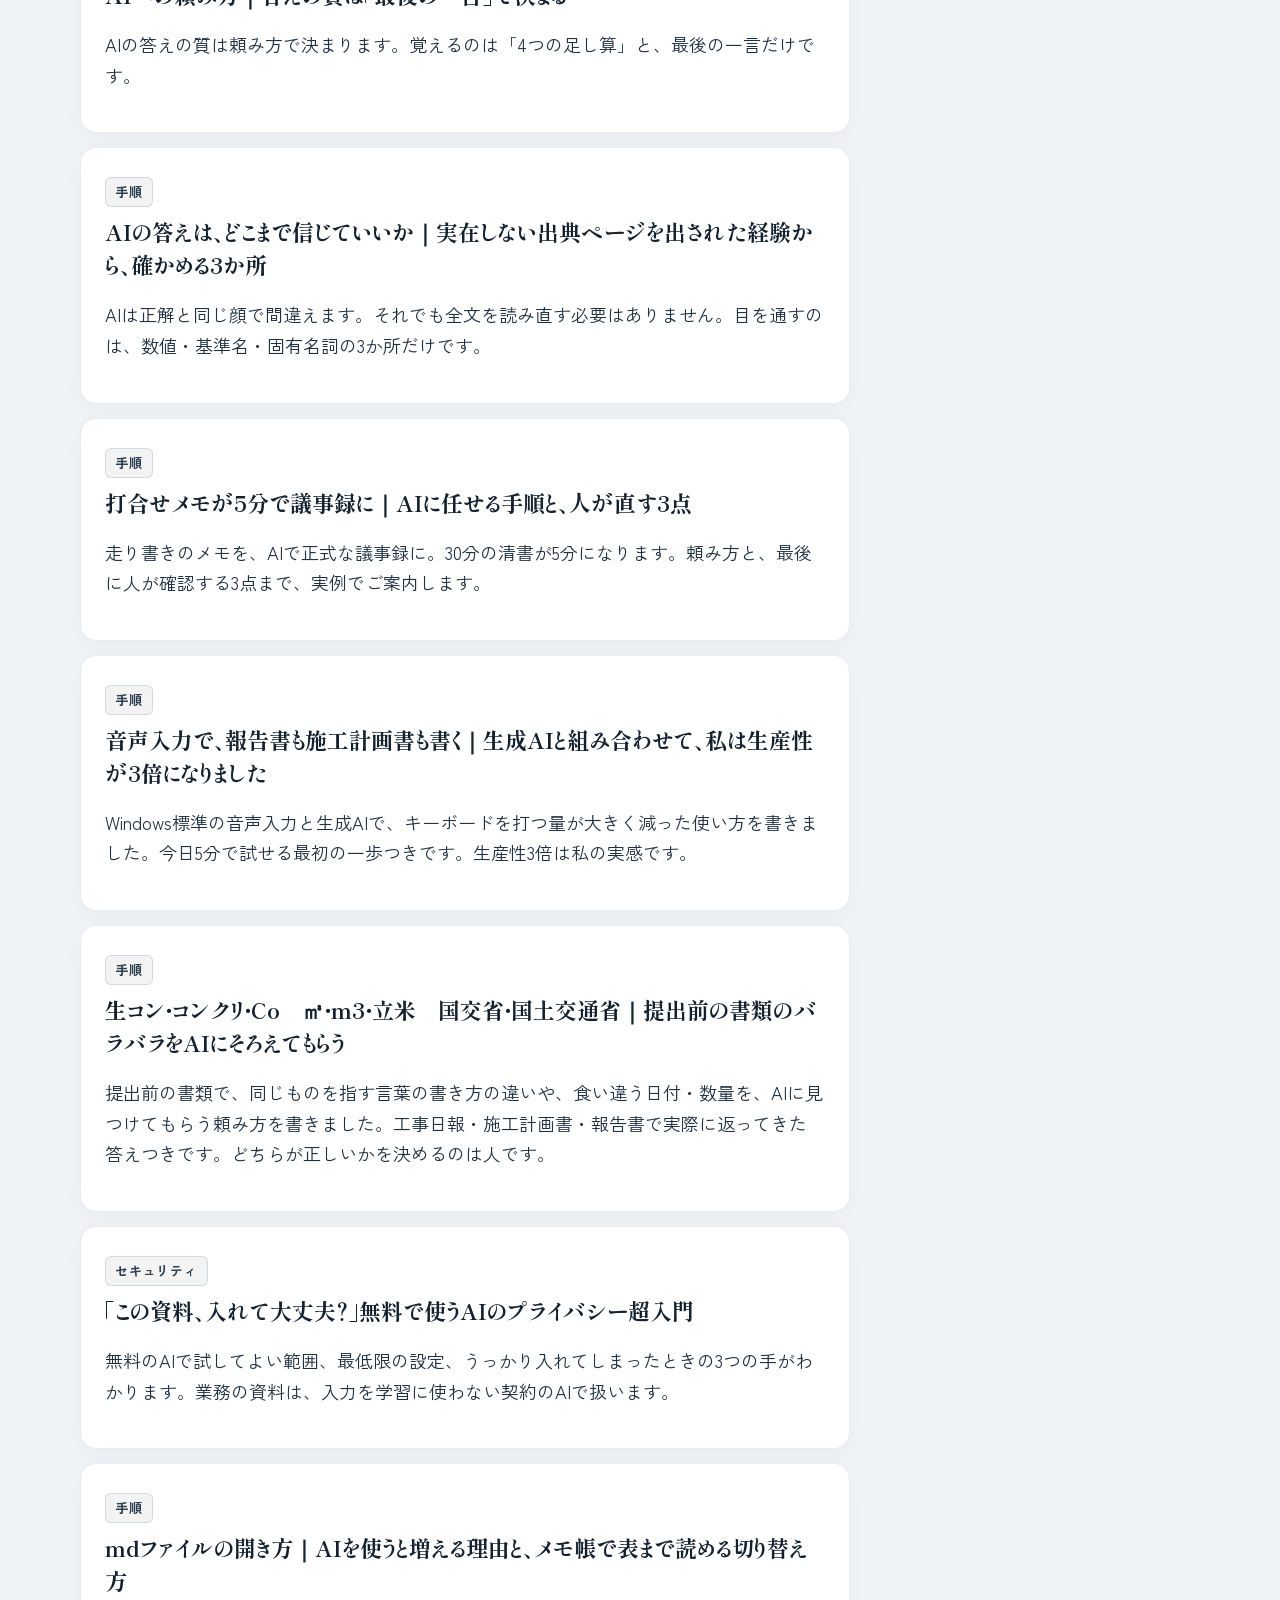
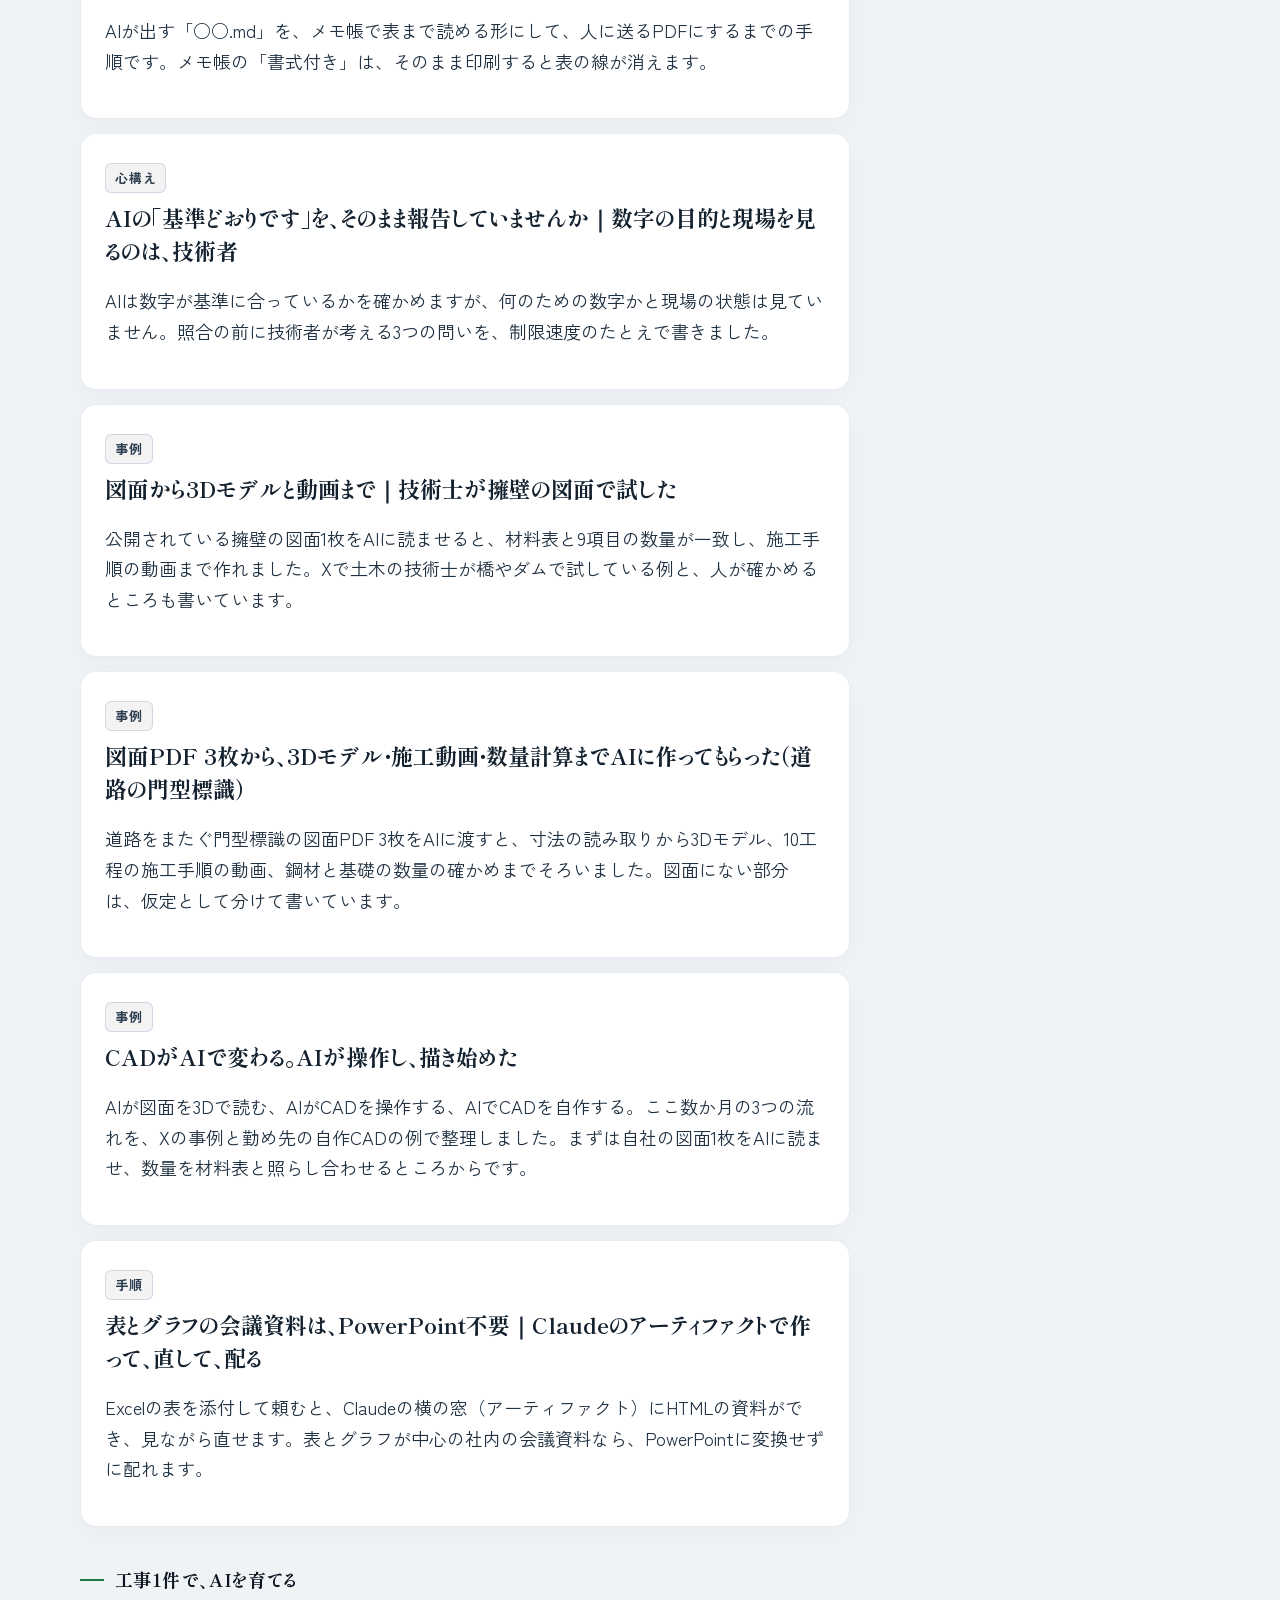
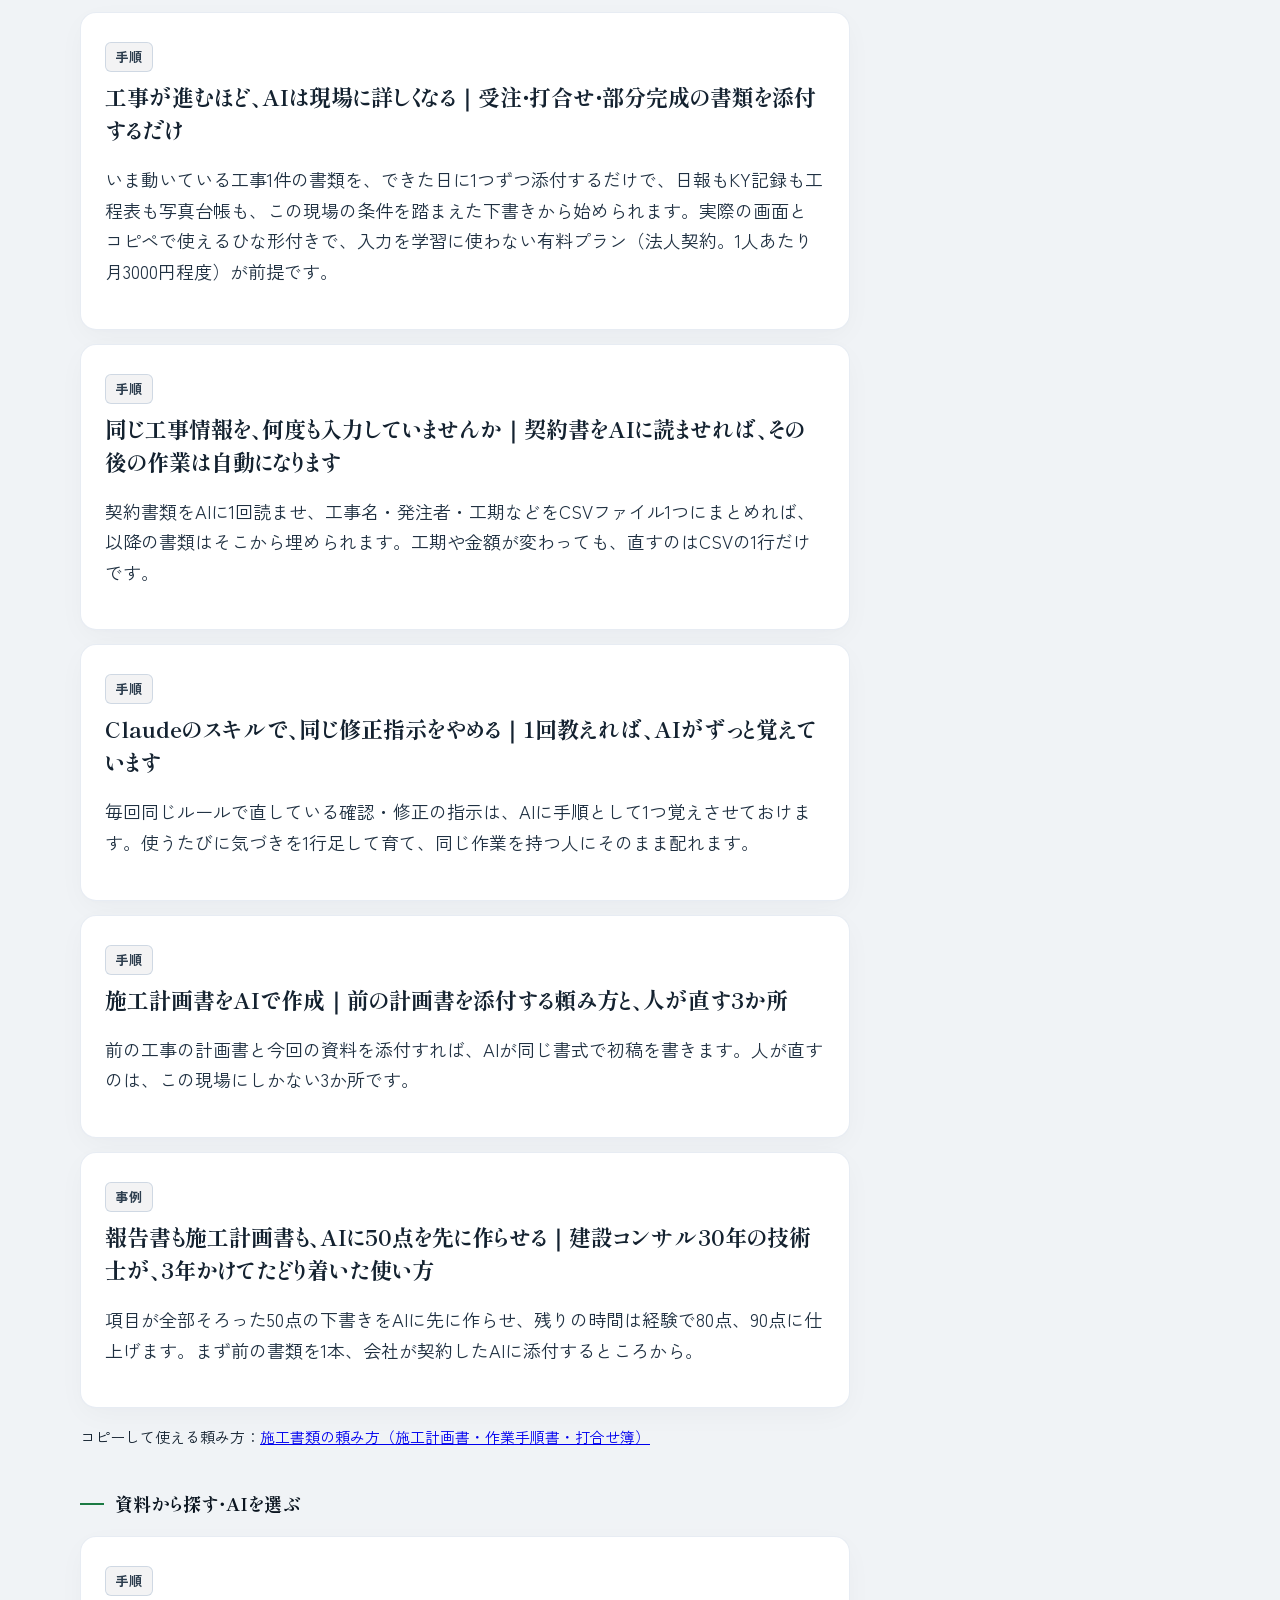
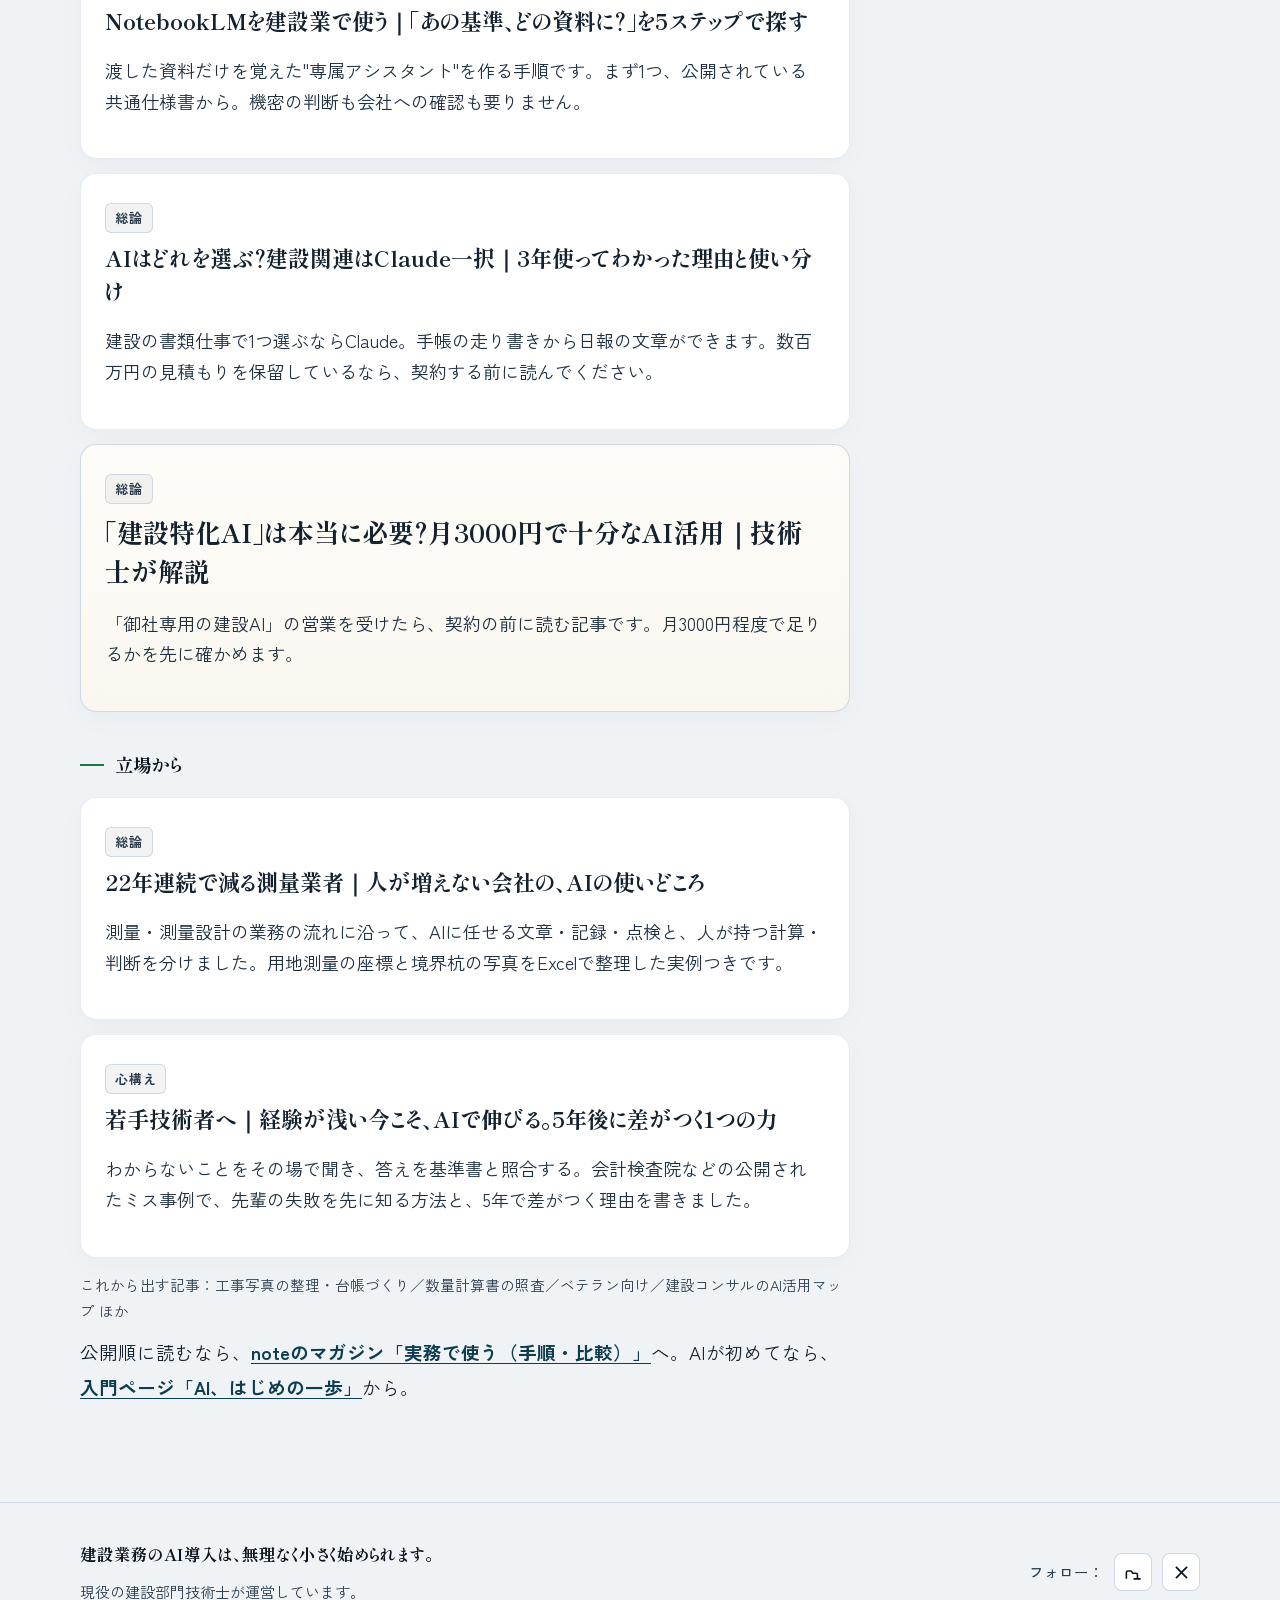
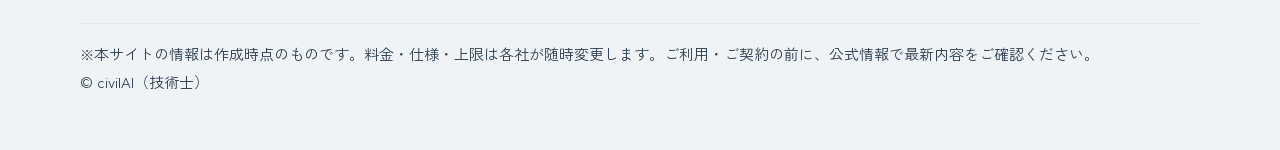
<file: genba.html>
<!DOCTYPE html>
<html lang="ja">
<head>
<meta charset="UTF-8">
<meta name="viewport" content="width=device-width, initial-scale=1.0">
<title>実務で使う｜建設実務のAI活用 手順・選び方・比較｜civilAI（技術士）</title>
<meta name="description" content="日報・打合せ簿・議事録・報告書の下書きを、AIに頼む手順とそのまま使える頼み方。どのAIを使うかの目安と比較表、手順の記事で確かめながら進められます。現役の建設部門技術士が整理。">
<meta property="og:title" content="実務で使う｜建設実務のAI活用 手順・選び方・比較｜civilAI（技術士）">
<meta property="og:description" content="議事録・照査・報告書の下書きなど、建設実務の仕事から生成AIを試す。30秒で合うツールを選び、比較表と手順記事で確かめながら進められます。">
<meta property="og:type" content="website">
<meta property="og:locale" content="ja_JP">
<meta name="twitter:card" content="summary_large_image">
<meta name="twitter:title" content="実務で使う｜建設実務のAI活用 手順・選び方・比較｜civilAI（技術士）">
<meta name="twitter:description" content="日報・打合せ簿・議事録・報告書の下書きを、AIに頼む手順とそのまま使える頼み方。どのAIを使うかの目安と比較表、手順の記事で確かめながら進められます。現役の建設部門技術士が整理。">
<link rel="preconnect" href="https://fonts.googleapis.com">
<link rel="preconnect" href="https://fonts.gstatic.com" crossorigin>
<link href="https://fonts.googleapis.com/css2?family=Shippori+Mincho:wght@600;700;800&family=Zen+Kaku+Gothic+New:wght@400;500;700&display=swap" rel="stylesheet">
<link rel="stylesheet" href="css/style.css">
<!-- OGP画像・favicon・canonical・構造化データ（公開URL確定済み。変更時は tools/set_site_url.py を再実行） -->
<meta property="og:url" content="https://civil-ai-study.github.io/civilai-site/genba.html">
<meta property="og:image" content="https://civil-ai-study.github.io/civilai-site/images/og_bridge.jpg">
<meta name="twitter:image" content="https://civil-ai-study.github.io/civilai-site/images/og_bridge.jpg">
<link rel="canonical" href="https://civil-ai-study.github.io/civilai-site/genba.html">
<link rel="icon" type="image/svg+xml" href="favicon.svg">
<link rel="apple-touch-icon" href="images/avatar_engineer.png">
<script type="application/ld+json">
{
  "@context": "https://schema.org",
  "@type": "WebPage",
  "name": "実務で使う｜建設実務のAI活用 手順・選び方・比較",
  "url": "https://civil-ai-study.github.io/civilai-site/genba.html",
  "inLanguage": "ja",
  "description": "議事録・照査・報告書の下書きなど、建設実務の仕事から生成AIを試す。30秒で合うツールを選び、比較表と手順記事で確かめながら進められる。",
  "isPartOf": {
    "@type": "WebSite",
    "name": "civilAI（技術士）",
    "url": "https://civil-ai-study.github.io/civilai-site/"
  },
  "breadcrumb": {
    "@type": "BreadcrumbList",
    "itemListElement": [
      {"@type": "ListItem", "position": 1, "name": "ホーム", "item": "https://civil-ai-study.github.io/civilai-site/"},
      {"@type": "ListItem", "position": 2, "name": "実務で使う", "item": "https://civil-ai-study.github.io/civilai-site/genba.html"}
    ]
  },
  "author": {
    "@type": "Person",
    "name": "civilAI（技術士）",
    "jobTitle": "技術士（建設部門）",
    "knowsAbout": ["建設コンサルタント", "建設DX", "生成AI活用", "土木"],
    "hasCredential": [
      {"@type": "EducationalOccupationalCredential", "credentialCategory": "技術士（建設部門）"},
      {"@type": "EducationalOccupationalCredential", "credentialCategory": "コンクリート診断士"},
      {"@type": "EducationalOccupationalCredential", "credentialCategory": "1級土木施工管理技士"}
    ],
    "award": "国土交通省 地方整備局長表彰",
    "sameAs": ["https://note.com/civilai", "https://x.com/civilai_gishi"]
  }
}
</script>
</head>
<body>

<!-- ===== ナビ（3ドア構造・全ページ共通） ===== -->
<div class="top-bar"><div class="wrap"><span>建設会社・建設コンサルの方へ｜現役の技術士（建設部門）が、AIの始め方と費用の目安をまとめています</span></div></div>

<nav class="nav">
  <div class="nav-in">
    <a href="index.html#top" class="brand">
      <img src="images/avatar_engineer.png" alt="civilAI（技術士）" width="1024" height="1024" class="brand-avatar">
      <span class="brand-name">civilAI<span class="brand-cred">（技術士）</span></span>
    </a>
    <div class="nav-links">
      <a href="keiei.html" class="hideS">経営者の方へ</a>
      <a href="genba.html" class="hideS is-active">実務で使う</a>
      <a href="hajimete.html" class="hideS">AI、はじめの一歩</a>
      <a href="shiryo.html" class="hideS">資料</a>
      <a href="index.html#contact" class="nav-cta">お問い合わせ</a>
      <button class="nav-toggle" type="button" aria-label="メニューを開く" aria-expanded="false" aria-controls="navMenu">
        <span class="bar"></span><span class="bar"></span><span class="bar"></span>
      </button>
    </div>
  </div>
  <div class="nav-menu" id="navMenu">
    <a href="keiei.html">経営者の方へ</a>
    <a href="genba.html">実務で使う</a>
    <a href="hajimete.html">AI、はじめの一歩</a>
    <a href="shiryo.html">資料</a>
    <a href="index.html#contact">お問い合わせ</a>
  </div>
</nav>

<div id="top"></div>

<!-- ===== 本体（標準2カラム：ページ全体＝本文左＋サイドバー右） ===== -->
<div class="sec sec--doc">
  <div class="wrap">
    <div class="doc-layout">

      <div class="doc-main">

        <!-- 刷新 Phase 1：今夜の書類から。施工の書類に効く記事を上へ -->
        <header class="m-hero">
          <h1>日報・打合せ簿の下書きを、<span class="em">AIに頼む</span>。</h1>
          <p class="m-sub">議事録や報告書も同じです。Claude・ChatGPT・Gemini などのAIに下書きを頼む手順と、そのまま使える頼み方をまとめました。</p>
          <p class="m-note">今夜は、下の練習用メモで試せます（無料のAIで構いません）。自分の日報や書類を入れるのは、会社が有料プラン（法人契約）を用意してからです。会社に頼むときは、<a href="keiei.html">経営者向けのページ</a>を見せてください。入れてよいもの・いけないものは<a href="ireteyoi.html">早見表</a>で。</p>
        </header>

        <div class="try-box" id="try">
          <h2 class="try-title">まず1つ、5分でやってみる：<span class="nobr">打合せメモを議事録に</span></h2>
          <p class="try-lead">記事を読む前に、手を動かすのがいちばん早いです。AIアプリ（Claude・ChatGPT・Gemini のどれでも）に、下の走り書きメモと指示文をそのまま送ってみてください。下のメモは練習用なので、無料のAIで構いません。</p>

          <div class="copy-card try-card">
            <span class="copy-label">① まず、こんな走り書きメモを用意（そのまま試せる例です）</span>
            <p>「<span class="copy-text">10/3 現場事務所 出席A社2名・当社2名／側溝の勾配 現況0.3%を0.5%に変更で合意／管径は次回まで保留／写真整理は今週中／次回打合せ10/17</span>」</p>
            <button type="button" class="btn btn-ghost btn-sm copy-btn">このメモをコピー</button>
          </div>

          <div class="copy-card try-card">
            <span class="copy-label">② 続けて、この指示文を送る</span>
            <p>「<span class="copy-text">上の打合せメモを、正式な議事録に整えてください。項目は【日時・場所・出席者・議題・決定事項・保留事項・宿題】。不足する条件や情報があれば、私に質問してください。</span>」</p>
            <button type="button" class="btn btn-primary btn-sm copy-btn">この指示文をコピー</button>
          </div>

          <p class="try-note">項目ごとに整った議事録が返ってきます。あとは<strong>決定事項・数値・固有名詞だけ、自分の目で確認して直す</strong>——その確認こそ、技術者にしかできない仕事です。くわしくは<a href="https://note.com/civilai/n/n67f9bfb74646" target="_blank" rel="noopener">打合せメモが5分で議事録に</a>で。</p>
        </div>

        <section class="sec" id="shigoto">
          <h2 class="m-h2">あなたの仕事から選ぶ</h2>
          <table class="gyakubiki-table">
            <thead><tr><th>やりたい仕事</th><th>読む記事</th></tr></thead>
            <tbody>
              <tr><td>日報・KY記録・工程表・写真台帳の下書き</td><td data-label="読む記事"><a href="https://note.com/civilai/n/n58a073b91a18" target="_blank" rel="noopener">工事が進むほど、AIは現場に詳しくなる（日報・KY・写真台帳の下書き）</a></td></tr>
              <tr><td>打合せメモを議事録・打合せ簿に</td><td data-label="読む記事"><a href="https://note.com/civilai/n/n67f9bfb74646" target="_blank" rel="noopener">打合せメモが5分で議事録に</a></td></tr>
              <tr><td>工事名・工期などを、書類ごとに何度も入力している</td><td data-label="読む記事"><a href="https://note.com/civilai/n/n62de98d5bdc0" target="_blank" rel="noopener">契約書をAIに読ませれば、その後の作業は自動になります</a></td></tr>
              <tr><td>同じ直しの指示を、毎回AIに書いている</td><td data-label="読む記事"><a href="https://note.com/civilai/n/n70691bac3c3c" target="_blank" rel="noopener">1回だけ教えれば、AIがずっと覚えています</a></td></tr>
              <tr><td>基準書や仕様書から、該当する箇所を探す</td><td data-label="読む記事"><a href="https://note.com/civilai/n/nf162413defa3" target="_blank" rel="noopener">NotebookLMを建設業で使う｜「あの基準、どの資料に？」を5ステップで探す</a></td></tr>
              <tr><td>思った答えが返ってこない</td><td data-label="読む記事"><a href="https://note.com/civilai/n/n8abf720067d7" target="_blank" rel="noopener">AIへの頼み方｜答えの質は「最後の一言」で決まる</a></td></tr>
              <tr><td>AIの答えを、どこまで信じてよいか</td><td data-label="読む記事"><a href="https://note.com/civilai/n/nb8b45b7b3496" target="_blank" rel="noopener">AIの答えは、どこまで信じていいか｜確かめる3か所</a></td></tr>
            </tbody>
          </table>
        </section>

        <section class="sec sec--compact" id="tool">
          <h2 class="m-h2">どのAIを使うか</h2>
          <p>建設の書類仕事で1つ選ぶなら、私は Claude を勧めます。手帳の走り書きから、日報の文章が作れます（<a href="https://note.com/civilai/n/n944a3b85419a" target="_blank" rel="noopener">AIはどれを選ぶ？</a>）。手元の基準書や仕様書から答えを探すなら、Gemini Notebook（旧NotebookLM）が向いています（<a href="https://note.com/civilai/n/nf162413defa3" target="_blank" rel="noopener">探す手順</a>）。</p>
          <details class="m-fold">
            <summary>ツールと業者の専用システムの比較表を開く（建設コンサル・システム担当の方へ）</summary>
          <p class="scroll-help">※表は左右にスクロールできます（安全性・費用の列は右側にあります）</p>
          <div class="table-scroll">
            <table class="compare-table">
              <thead><tr><th>ツール</th><th>主な用途</th><th>導入のしやすさ</th><th>安全性・出典</th><th>費用（初期／月額）</th><th>このような組織・個人に</th></tr></thead>
              <tbody>
                <tr>
                  <td><span class="t-name">Claudeプロジェクト</span><span class="t-sub">Anthropic／ChatGPTも同様</span></td>
                  <td data-label="主な用途">報告書・技術提案書の作成／推敲</td>
                  <td data-label="導入のしやすさ"><span class="mark-badge ok">✓ 不要（即日利用）</span></td>
                  <td data-label="安全性・出典"><span class="mark-badge ok">法人契約なら学習利用なし</span><span class="mark-badge tri">出典は用途外</span></td>
                  <td data-label="費用">有料プラン（法人契約）・1人 月3000円ほど</td>
                  <td data-label="向いている人">文書作成・推敲業務の効率化を重視する技術者</td>
                </tr>
                <tr>
                  <td><span class="t-name">Gemini Notebook</span><span class="t-sub">Google</span></td>
                  <td data-label="主な用途">社内資料のQ&amp;A・要約</td>
                  <td data-label="導入のしやすさ"><span class="mark-badge ok">✓ 不要（即日利用）</span></td>
                  <td data-label="安全性・出典"><span class="mark-badge ok">出典あり</span></td>
                  <td data-label="費用">無料で試せる（公開されている資料で）。自社の資料は法人向けの契約で</td>
                  <td data-label="向いている人">公開されている資料で試す。自社の資料は会社が契約した環境で</td>
                </tr>
                <tr>
                  <td><span class="t-name">Gemini File Search</span><span class="t-sub">Google</span></td>
                  <td data-label="主な用途">会社の技術資料を活用するAI（自前）</td>
                  <td data-label="導入のしやすさ"><span class="mark-badge tri">△ 少し設定が必要</span></td>
                  <td data-label="安全性・出典"><span class="mark-badge ok">有料の利用なら学習利用なし</span><span class="mark-badge ok">出典あり</span></td>
                  <td data-label="費用">月に数百円規模（使った分だけ）<span class="small">※要接続設定</span></td>
                  <td data-label="向いている人">自社専用の資料検索AIを自分でつくりたい企業</td>
                </tr>
                <tr class="vendor">
                  <td><span class="t-name">専用システム（業者製）</span><span class="t-sub">建設特化の生成AI 等</span></td>
                  <td data-label="主な用途">大規模・統制が必須な全社構築</td>
                  <td data-label="導入のしやすさ"><span class="mark-badge tri">外注（数週間〜数か月）</span></td>
                  <td data-label="安全性・出典"><span class="mark-badge ok">契約の範囲内</span><span class="mark-badge tri">出典は製品次第</span></td>
                  <td data-label="費用">数十万〜数百万円<span class="small">＋毎月の利用料</span></td>
                  <td data-label="向いている人">数万件規模の横断検索・権限管理・全社統制が不可欠な企業</td>
                </tr>
              </tbody>
            </table>
          </div>
          <div class="legend"><span>※料金・仕様・上限は各社が随時変更します。ご利用・ご契約の前に、公式情報で最新内容をご確認ください。</span></div>
          </details>
        </section>

        <!-- ===== 稟議Q&A：社内で聞かれたとき用 ===== -->
        <section class="sec" id="ringi">
          <div class="sec-head">
            <div>
              <h2>社内で「大丈夫なの？」と聞かれたら</h2>
              <p>上司や同僚から出やすい2つの心配に、<strong>そのまま使える答え</strong>を用意しました。</p>
            </div>
          </div>
          <div class="objections-area">
            <div class="objections-grid">
              <details class="objection-card accordion-item">
                <summary class="obj-q">
                  <div class="accordion-header-inner">
                    <span class="obj-q-text">Q1. 社内の大事な設計データや個人情報が、AIに覚えられて外に漏れませんか？</span>
                    <span class="accordion-btn">
                      <span class="accordion-btn-text">回答を確認する</span>
                      <span class="accordion-arrow" aria-hidden="true">▼</span>
                    </span>
                  </div>
                </summary>
                <div class="obj-a accordion-content">
                  <strong>ルールと設定を整えれば、情報が外に漏れるリスクを低くできます。</strong><br>
                  無料のAIチャットは、入れた内容が学習に使われる場合があります。業務の資料は、会社が契約した有料プラン（法人契約）で扱います。そのうえで止めるのは、工事で預かった外部の方の名前と、まだ公表されていない金額だけです。<br>
                  → <a href="ireteyoi.html">入れてよいもの・いけないもの（早見表）</a>／<a href="https://note.com/civilai/n/n33f03f318f5d" target="_blank" rel="noopener">無料で使うAIのプライバシー超入門</a>
                </div>
              </details>
              <details class="objection-card accordion-item">
                <summary class="obj-q">
                  <div class="accordion-header-inner">
                    <span class="obj-q-text">Q2. AIは「もっともらしい嘘」を言うと聞きます。成果品の質に響きませんか？</span>
                    <span class="accordion-btn">
                      <span class="accordion-btn-text">回答を確認する</span>
                      <span class="accordion-arrow" aria-hidden="true">▼</span>
                    </span>
                  </div>
                </summary>
                <div class="obj-a accordion-content">
                  <strong>AIは、正解と同じ顔で間違えます。だから、確かめる場所を決めておきます。</strong><br>
                  全文を読み直す必要はありません。数値・基準名・固有名詞の3か所だけ、元の資料を開いて確かめます。Gemini Notebookのように出典のページが付くAIなら、どこを開けばよいかがすぐ分かります。<br>
                  → <a href="https://note.com/civilai/n/nb8b45b7b3496" target="_blank" rel="noopener">AIの答えは、どこまで信じていいか</a>
                </div>
              </details>
            </div>
          </div>
        </section>

        <section class="sec" id="articles">
          <h2 class="m-h2">実務向けの記事</h2>
          <p>記事はnote（ブログのサービス）で公開しています。押すと記事が開きます。</p>

          <p class="art-group">最初に読む</p>
          <div class="art-grid">
            <a id="art-tanomikata" class="art" href="https://note.com/civilai/n/n8abf720067d7" target="_blank" rel="noopener"><span class="tagn">手順</span><div class="at">AIへの頼み方｜答えの質は「最後の一言」で決まる</div><p class="ad">AIの答えの質は頼み方で決まります。覚えるのは「4つの足し算」と、最後の一言だけです。</p></a>
            <a id="art-tashikamekata" class="art" href="https://note.com/civilai/n/nb8b45b7b3496" target="_blank" rel="noopener"><span class="tagn">手順</span><div class="at">AIの答えは、どこまで信じていいか｜実在しない出典ページを出された経験から、確かめる3か所</div><p class="ad">AIは正解と同じ顔で間違えます。それでも全文を読み直す必要はありません。目を通すのは、数値・基準名・固有名詞の3か所だけです。</p></a>
            <a id="art-minutes" class="art" href="https://note.com/civilai/n/n67f9bfb74646" target="_blank" rel="noopener"><span class="tagn">手順</span><div class="at">打合せメモが5分で議事録に｜AIに任せる手順と、人が直す3点</div><p class="ad">走り書きのメモを、AIで正式な議事録に。30分の清書が5分になります。頼み方と、最後に人が確認する3点まで、実例でご案内します。</p></a>
            <a id="art-voice-input" class="art" href="https://note.com/civilai/n/nb0c8add4ba20" target="_blank" rel="noopener"><span class="tagn">手順</span><div class="at">音声入力で、報告書も施工計画書も書く｜生成AIと組み合わせて、私は生産性が3倍になりました</div><p class="ad">Windows標準の音声入力と生成AIで、キーボードを打つ量が大きく減った使い方を書きました。今日5分で試せる最初の一歩つきです。生産性3倍は私の実感です。</p></a>
            <a id="art-proofread" class="art" href="https://note.com/civilai/n/na4388882e46a" target="_blank" rel="noopener"><span class="tagn">手順</span><div class="at">生コン・コンクリ・Co　㎥・m3・立米　国交省・国土交通省｜提出前の書類のバラバラをAIにそろえてもらう</div><p class="ad">提出前の書類で、同じものを指す言葉の書き方の違いや、食い違う日付・数量を、AIに見つけてもらう頼み方を書きました。工事日報・施工計画書・報告書で実際に返ってきた答えつきです。どちらが正しいかを決めるのは人です。</p></a>
            <a id="art-privacy" class="art" href="https://note.com/civilai/n/n33f03f318f5d" target="_blank" rel="noopener"><span class="tagn">セキュリティ</span><div class="at">「この資料、入れて大丈夫？」無料で使うAIのプライバシー超入門</div><p class="ad">無料のAIで試してよい範囲、最低限の設定、うっかり入れてしまったときの3つの手がわかります。業務の資料は、入力を学習に使わない契約のAIで扱います。</p></a>
            <a id="art-md-file" class="art" href="https://note.com/civilai/n/n30303806ea71" target="_blank" rel="noopener"><span class="tagn">手順</span><div class="at">mdファイルの開き方｜AIを使うと増える理由と、メモ帳で表まで読める切り替え方</div><p class="ad">AIが出す「○○.md」を、メモ帳で表まで読める形にして、人に送るPDFにするまでの手順です。メモ帳の「書式付き」は、そのまま印刷すると表の線が消えます。</p></a>
            <a id="art-ai-vs-engineer" class="art" href="https://note.com/civilai/n/n3f210765451b" target="_blank" rel="noopener"><span class="tagn">心構え</span><div class="at">AIの「基準どおりです」を、そのまま報告していませんか｜数字の目的と現場を見るのは、技術者</div><p class="ad">AIは数字が基準に合っているかを確かめますが、何のための数字かと現場の状態は見ていません。照合の前に技術者が考える3つの問いを、制限速度のたとえで書きました。</p></a>
            <a id="art-drawing-to-3d-video" class="art" href="https://note.com/civilai/n/n300fc18fa403" target="_blank" rel="noopener"><span class="tagn">事例</span><div class="at">図面から3Dモデルと動画まで｜技術士が擁壁の図面で試した</div><p class="ad">公開されている擁壁の図面1枚をAIに読ませると、材料表と9項目の数量が一致し、施工手順の動画まで作れました。Xで土木の技術士が橋やダムで試している例と、人が確かめるところも書いています。</p></a>
            <a id="art-sign-drawings-3d" class="art" href="https://note.com/civilai/n/nec3aae18ec7a" target="_blank" rel="noopener"><span class="tagn">事例</span><div class="at">図面PDF 3枚から、3Dモデル・施工動画・数量計算までAIに作ってもらった（道路の門型標識）</div><p class="ad">道路をまたぐ門型標識の図面PDF 3枚をAIに渡すと、寸法の読み取りから3Dモデル、10工程の施工手順の動画、鋼材と基礎の数量の確かめまでそろいました。図面にない部分は、仮定として分けて書いています。</p></a>
            <a id="art-cad-ai-change" class="art" href="https://note.com/civilai/n/na3829b205c1c" target="_blank" rel="noopener"><span class="tagn">事例</span><div class="at">CADがAIで変わる。AIが操作し、描き始めた</div><p class="ad">AIが図面を3Dで読む、AIがCADを操作する、AIでCADを自作する。ここ数か月の3つの流れを、Xの事例と勤め先の自作CADの例で整理しました。まずは自社の図面1枚をAIに読ませ、数量を材料表と照らし合わせるところからです。</p></a>
            <a id="art-html-share" class="art" href="https://note.com/civilai/n/n7347e78b7d5e" target="_blank" rel="noopener"><span class="tagn">手順</span><div class="at">表とグラフの会議資料は、PowerPoint不要｜Claudeのアーティファクトで作って、直して、配る</div><p class="ad">Excelの表を添付して頼むと、Claudeの横の窓（アーティファクト）にHTMLの資料ができ、見ながら直せます。表とグラフが中心の社内の会議資料なら、PowerPointに変換せずに配れます。</p></a>
          </div>

          <p class="art-group">工事1件で、AIを育てる</p>
          <div class="art-grid">
            <a id="art-claude" class="art" href="https://note.com/civilai/n/n58a073b91a18" target="_blank" rel="noopener"><span class="tagn">手順</span><div class="at">工事が進むほど、AIは現場に詳しくなる｜受注・打合せ・部分完成の書類を添付するだけ</div><p class="ad">いま動いている工事1件の書類を、できた日に1つずつ添付するだけで、日報もKY記録も工程表も写真台帳も、この現場の条件を踏まえた下書きから始められます。実際の画面とコピペで使えるひな形付きで、入力を学習に使わない有料プラン（法人契約。1人あたり月3000円程度）が前提です。</p></a>
            <a id="art-master-data" class="art" href="https://note.com/civilai/n/n62de98d5bdc0" target="_blank" rel="noopener"><span class="tagn">手順</span><div class="at">同じ工事情報を、何度も入力していませんか｜契約書をAIに読ませれば、その後の作業は自動になります</div><p class="ad">契約書類をAIに1回読ませ、工事名・発注者・工期などをCSVファイル1つにまとめれば、以降の書類はそこから埋められます。工期や金額が変わっても、直すのはCSVの1行だけです。</p></a>
            <a id="art-skill" class="art" href="https://note.com/civilai/n/n70691bac3c3c" target="_blank" rel="noopener"><span class="tagn">手順</span><div class="at">Claudeのスキルで、同じ修正指示をやめる｜1回教えれば、AIがずっと覚えています</div><p class="ad">毎回同じルールで直している確認・修正の指示は、AIに手順として1つ覚えさせておけます。使うたびに気づきを1行足して育て、同じ作業を持つ人にそのまま配れます。</p></a>
            <a id="art-sekokeikaku" class="art" href="https://note.com/civilai/n/n3bdb43b26d39" target="_blank" rel="noopener"><span class="tagn">手順</span><div class="at">施工計画書をAIで作成｜前の計画書を添付する頼み方と、人が直す3か所</div><p class="ad">前の工事の計画書と今回の資料を添付すれば、AIが同じ書式で初稿を書きます。人が直すのは、この現場にしかない3か所です。</p></a>
            <a id="art-report-50" class="art" href="https://note.com/civilai/n/n0f27dc8b33d9" target="_blank" rel="noopener"><span class="tagn">事例</span><div class="at">報告書も施工計画書も、AIに50点を先に作らせる｜建設コンサル30年の技術士が、3年かけてたどり着いた使い方</div><p class="ad">項目が全部そろった50点の下書きをAIに先に作らせ、残りの時間は経験で80点、90点に仕上げます。まず前の書類を1本、会社が契約したAIに添付するところから。</p></a>
          </div>
          <p class="m-links">コピーして使える頼み方：<a href="sekou.html">施工書類の頼み方（施工計画書・作業手順書・打合せ簿）</a></p>

          <p class="art-group">資料から探す・AIを選ぶ</p>
          <div class="art-grid">
            <a id="art-notebooklm" class="art" href="https://note.com/civilai/n/nf162413defa3" target="_blank" rel="noopener"><span class="tagn">手順</span><div class="at">NotebookLMを建設業で使う｜「あの基準、どの資料に？」を5ステップで探す</div><p class="ad">渡した資料だけを覚えた"専属アシスタント"を作る手順です。まず1つ、公開されている共通仕様書から。機密の判断も会社への確認も要りません。</p></a>
            <a id="art-choice" class="art" href="https://note.com/civilai/n/n944a3b85419a" target="_blank" rel="noopener"><span class="tagn">総論</span><div class="at">AIはどれを選ぶ？建設関連はClaude一択｜3年使ってわかった理由と使い分け</div><p class="ad">建設の書類仕事で1つ選ぶならClaude。手帳の走り書きから日報の文章ができます。数百万円の見積もりを保留しているなら、契約する前に読んでください。</p></a>
            <a id="art-pillar" class="art pillar" href="https://note.com/civilai/n/nb6ab0269eca1" target="_blank" rel="noopener"><span class="tagn">総論</span><div class="at">「建設特化AI」は本当に必要？月3000円で十分なAI活用｜技術士が解説</div><p class="ad">「御社専用の建設AI」の営業を受けたら、契約の前に読む記事です。月3000円程度で足りるかを先に確かめます。</p></a>
          </div>

          <p class="art-group">立場から</p>
          <div class="art-grid">
            <a id="art-survey" class="art" href="https://note.com/civilai/n/ne60cefc46121" target="_blank" rel="noopener"><span class="tagn">総論</span><div class="at">22年連続で減る測量業者｜人が増えない会社の、AIの使いどころ</div><p class="ad">測量・測量設計の業務の流れに沿って、AIに任せる文章・記録・点検と、人が持つ計算・判断を分けました。用地測量の座標と境界杭の写真をExcelで整理した実例つきです。</p></a>
            <a id="art-young" class="art" href="https://note.com/civilai/n/n24352bf740c8" target="_blank" rel="noopener"><span class="tagn">心構え</span><div class="at">若手技術者へ｜経験が浅い今こそ、AIで伸びる。5年後に差がつく1つの力</div><p class="ad">わからないことをその場で聞き、答えを基準書と照合する。会計検査院などの公開されたミス事例で、先輩の失敗を先に知る方法と、5年で差がつく理由を書きました。</p></a>
          </div>

          <p class="m-soon">これから出す記事：工事写真の整理・台帳づくり／数量計算書の照査／ベテラン向け／建設コンサルのAI活用マップ ほか</p>
          <p class="prop-more">公開順に読むなら、<a href="https://note.com/civilai/m/md8b4995799b6" target="_blank" rel="noopener">noteのマガジン「実務で使う（手順・比較）」</a>へ。AIが初めてなら、<a href="hajimete.html">入門ページ「AI、はじめの一歩」</a>から。</p>
        </section>


      </div><!-- /.doc-main -->

      <!-- ===== サイドバー（右・末尾の目次だけがstickyで追従＝定番） ===== -->
      <aside class="sidebar" aria-label="補助情報">
        <div class="side-card side-profile">
          <img src="images/avatar_engineer.png" alt="civilAI（技術士）" width="1024" height="1024" loading="lazy" class="sp-avatar">
          <p class="sp-name">civilAI（技術士）</p>
          <p class="sp-bio">建設現場管理3年以上・建設コンサルタント業界30年以上。1級土木施工管理技士・技術士（建設部門）。国土交通省 地方整備局長表彰ほか。生成AI活用の仕組みを自作した実務者。</p>
          <a href="index.html#about" class="sp-link">プロフィールの詳細 →</a>
        </div>
        <div class="side-card side-nav">
          <p class="side-title">ほかのページ</p>
          <ul>
            <li><a href="keiei.html">経営者の方へ</a></li>
            <li><a href="index.html#junban">会社にAIを入れる順番</a></li>
            <li><a href="hajimete.html">AI、はじめの一歩</a></li>
            <li><a href="index.html#top">トップページ</a></li>
          </ul>
        </div>
        <div class="side-card side-cta">
          <p class="side-title">ご質問・ご相談</p>
          <p>記事へのご質問、執筆・研修等のご相談はこちら。</p>
          <a href="index.html#contact" class="btn btn-primary btn-sm">お問い合わせ</a>
        </div>
        <div class="side-card side-toc">
          <p class="side-title">このページの内容</p>
          <ul>
            <li><a href="#try" class="toc-link">5分でやってみる</a></li>
            <li><a href="#shigoto" class="toc-link">あなたの仕事から選ぶ</a></li>
            <li><a href="#tool" class="toc-link">どのAIを使うか</a></li>
            <li><a href="#ringi" class="toc-link">社内で聞かれたら</a></li>
            <li><a href="#articles" class="toc-link">実務向けの記事</a></li>
          </ul>
        </div>
      </aside>

    </div><!-- /.doc-layout -->
  </div>
</div>

<!-- ===== フッター ===== -->
<footer class="foot">
  <div class="wrap">
    <div class="foot-top">
      <div class="foot-brand">
        <span class="pledge">建設業務のAI導入は、無理なく小さく始められます。</span>
        現役の建設部門技術士が運営しています。
      </div>
      <div class="foot-social" aria-label="SNS">
        <span class="foot-social-label">フォロー：</span>
        <a class="foot-social-link" href="https://note.com/civilai" target="_blank" rel="noopener" title="note" aria-label="noteをフォロー">
          <svg viewBox="0 0 24 24" fill="none" stroke="currentColor" stroke-width="2" aria-hidden="true" focusable="false">
            <path d="M12 20h9M3 20v-8a2 2 0 0 1 2-2h4l2 3h4a2 2 0 0 1 2 2v5"/>
          </svg>
        </a>
        <a class="foot-social-link" href="https://x.com/civilai_gishi" target="_blank" rel="noopener" title="X" aria-label="Xをフォロー">
          <svg viewBox="0 0 24 24" fill="none" stroke="currentColor" stroke-width="2.2" aria-hidden="true" focusable="false">
            <line x1="5" y1="5" x2="19" y2="19"/>
            <line x1="19" y1="5" x2="5" y2="19"/>
          </svg>
        </a>
      </div>
    </div>
    <div class="foot-bottom">
      ※本サイトの情報は作成時点のものです。料金・仕様・上限は各社が随時変更します。ご利用・ご契約の前に、公式情報で最新内容をご確認ください。<br>
      © civilAI（技術士）
    </div>
  </div>
</footer>

<script src="js/main.js" defer></script>
</body>
</html>
</file>
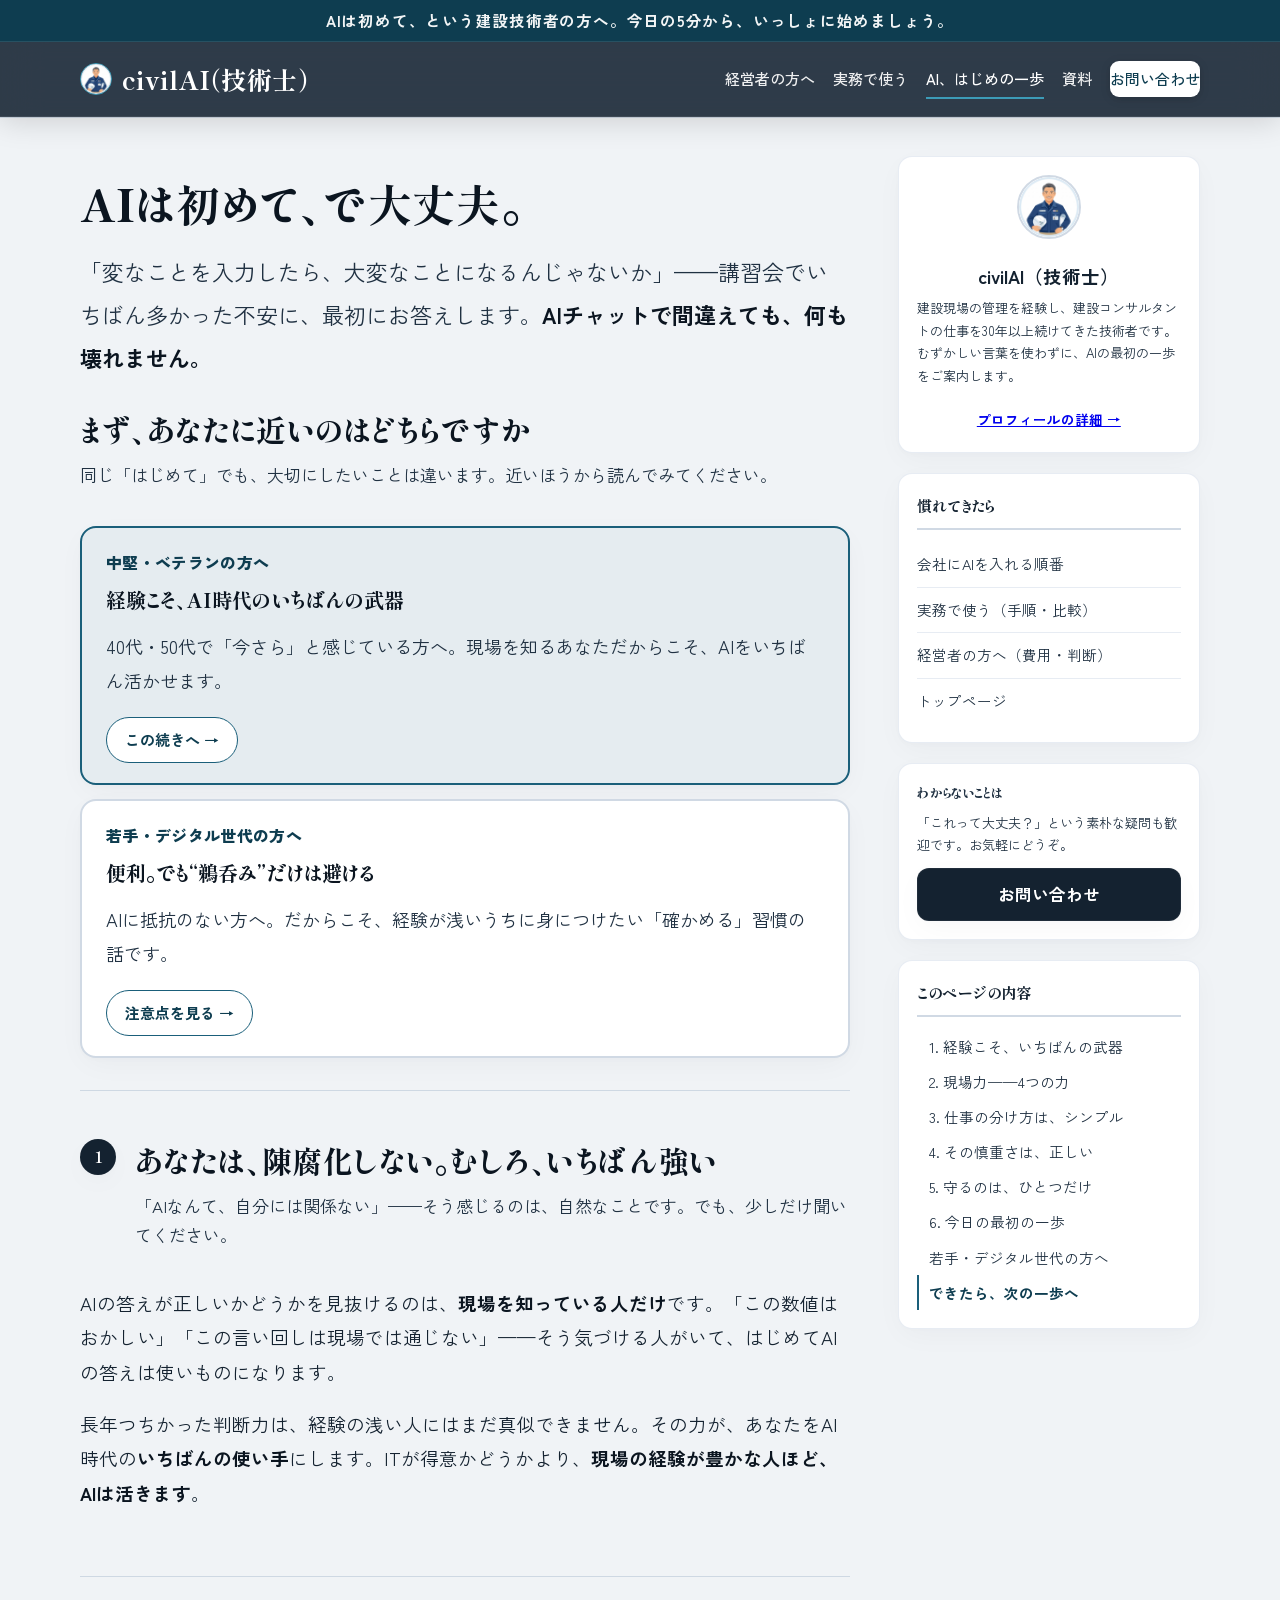
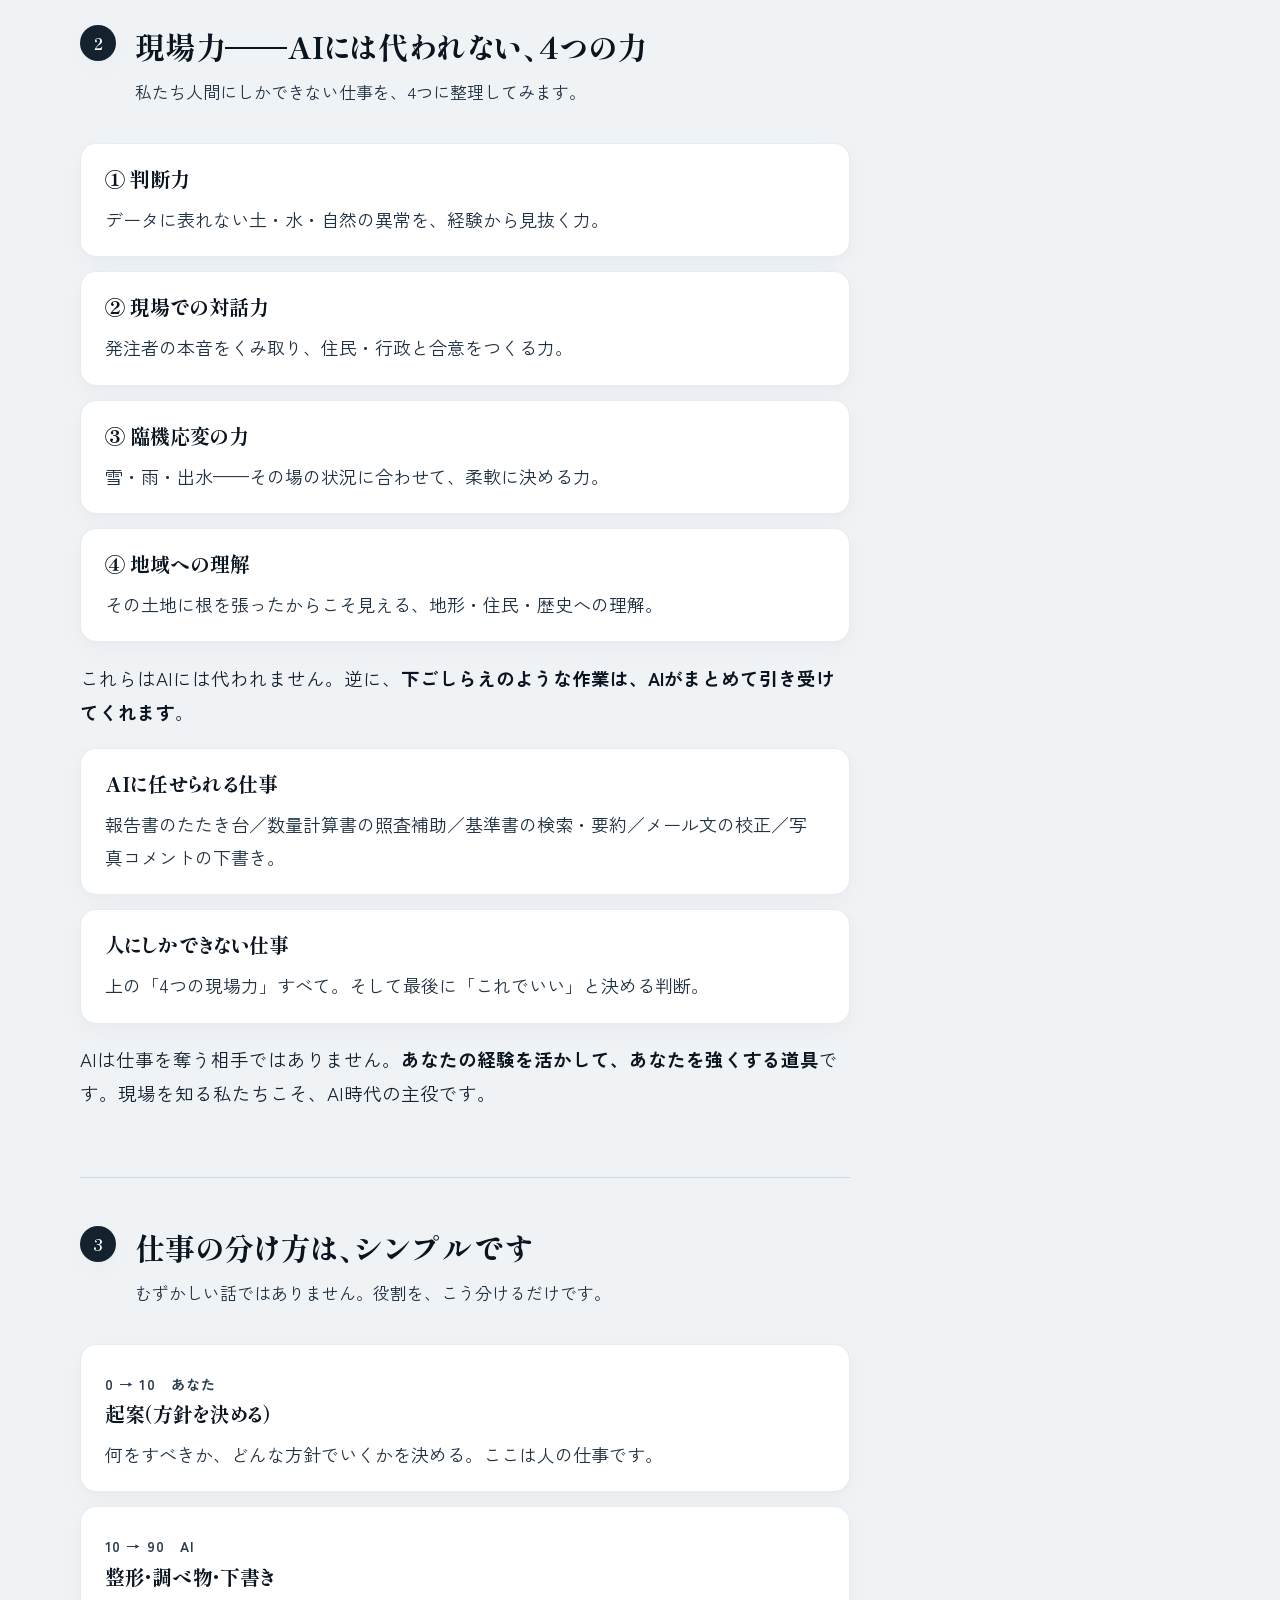
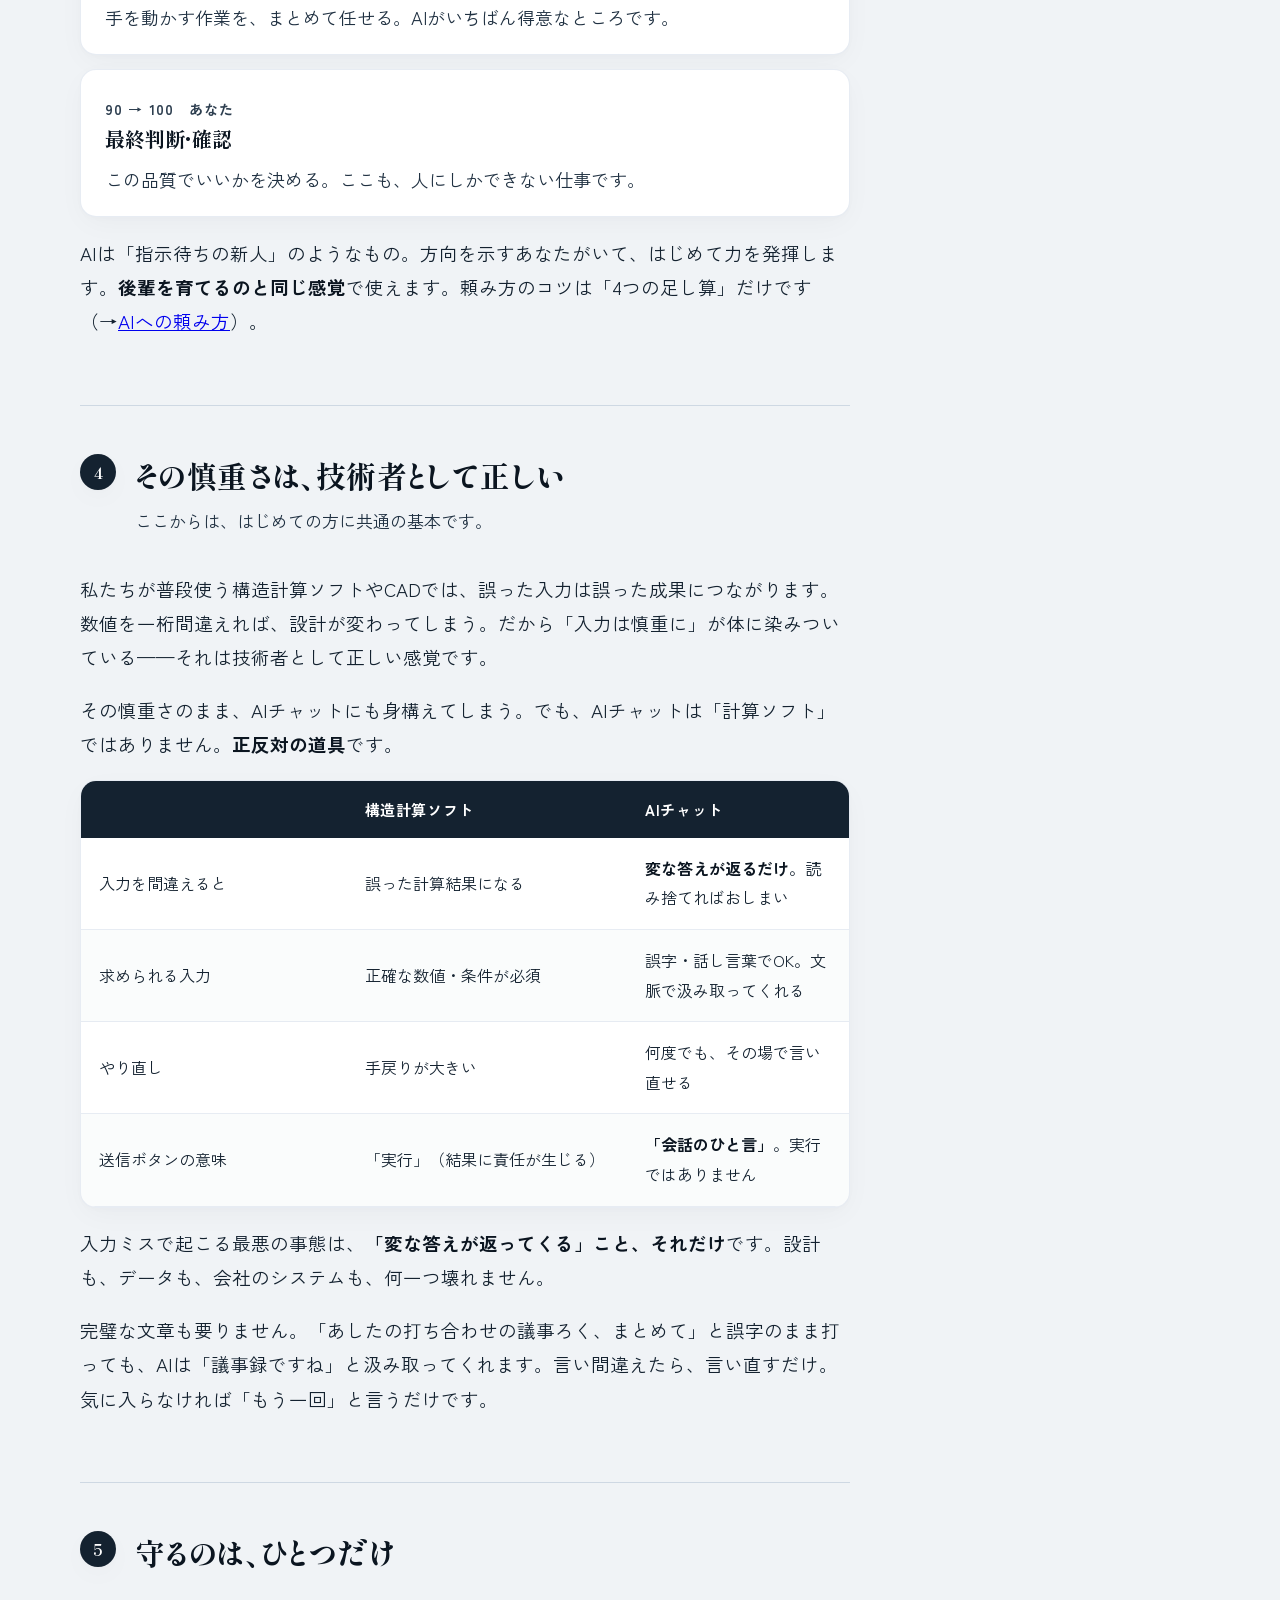
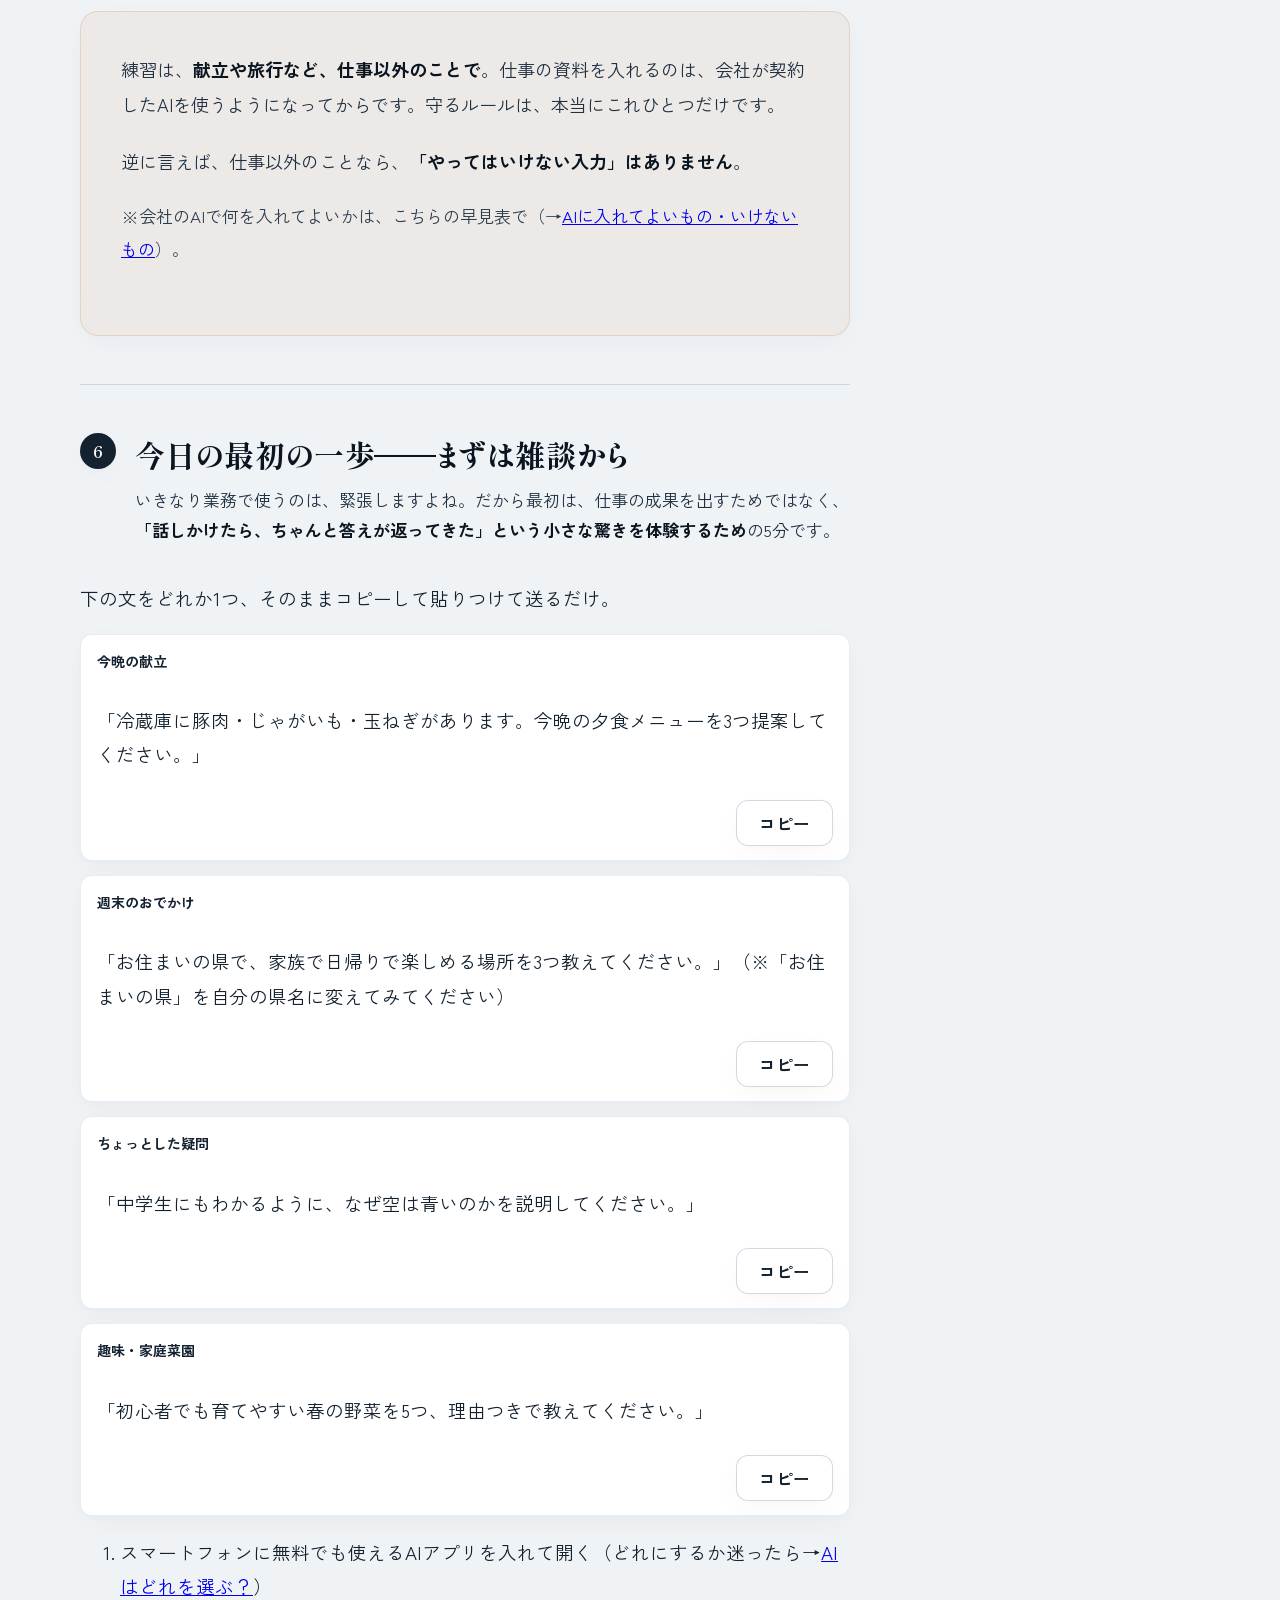
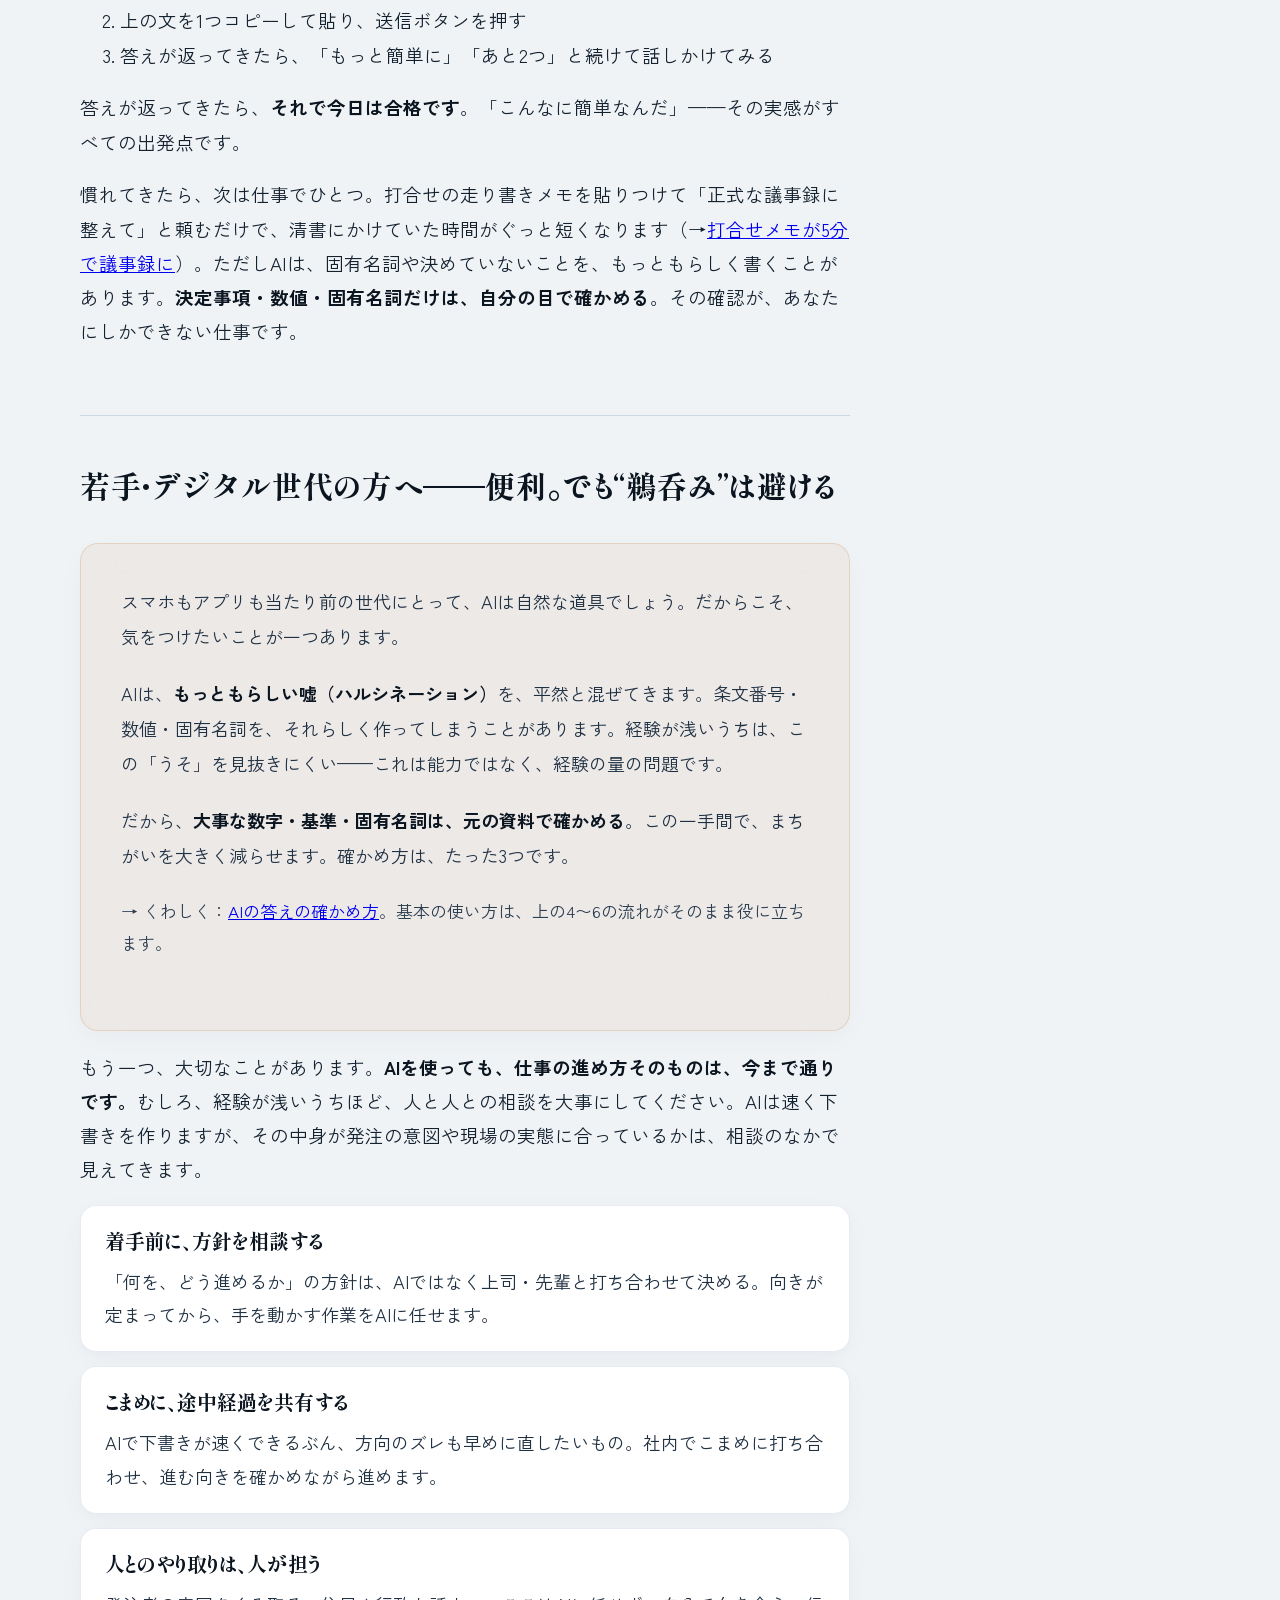
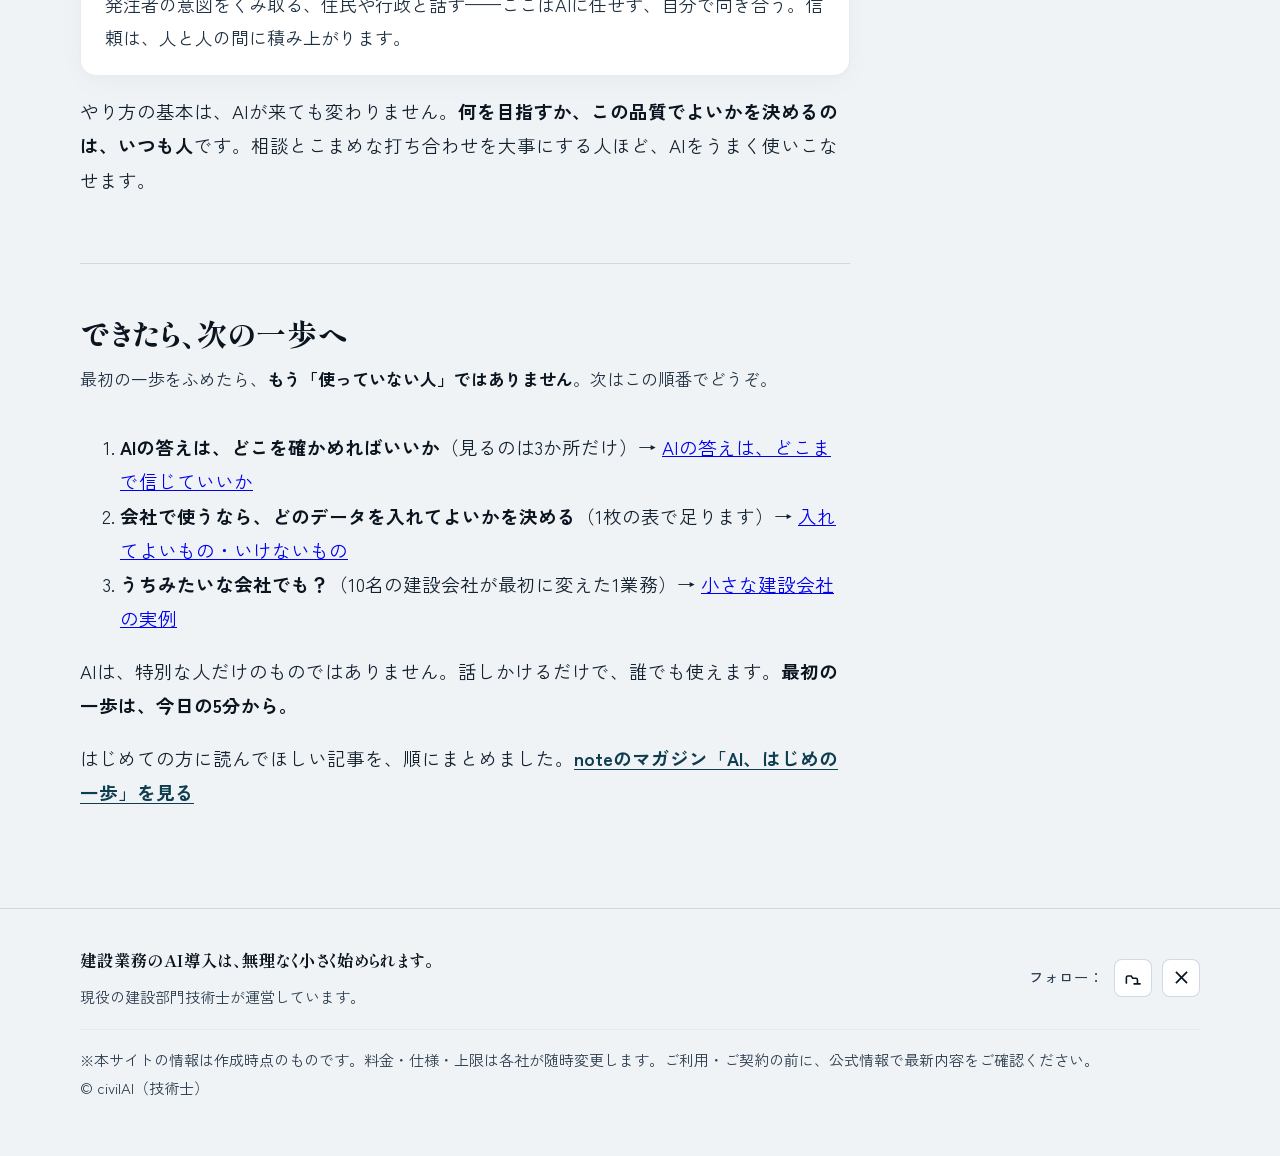
<file: hajimete.html>
<!DOCTYPE html>
<html lang="ja">
<head>
<meta charset="UTF-8">
<meta name="viewport" content="width=device-width, initial-scale=1.0">
<title>AIは初めて、で大丈夫。― civilAI（技術士）</title>
<meta name="description" content="「変なことを入力したら、大変なことになるんじゃないか」——講習会でいちばん多かった不安に、最初にお答えします。AIチャットで間違えても、何も壊れません。">
<meta property="og:title" content="AIは初めて、で大丈夫。― civilAI（技術士）">
<meta property="og:description" content="「変なことを入力したら、大変なことになるんじゃないか」——講習会でいちばん多かった不安に、最初にお答えします。AIチャットで間違えても、何も壊れません。">
<meta property="og:type" content="website">
<meta property="og:locale" content="ja_JP">
<meta name="twitter:card" content="summary_large_image">
<meta name="twitter:title" content="AIは初めて、で大丈夫。― civilAI（技術士）">
<meta name="twitter:description" content="AIチャットで間違えても、何も壊れません。最初の一歩は、今日の5分から。">
<link rel="preconnect" href="https://fonts.googleapis.com">
<link rel="preconnect" href="https://fonts.gstatic.com" crossorigin>
<link href="https://fonts.googleapis.com/css2?family=Shippori+Mincho:wght@600;700;800&family=Zen+Kaku+Gothic+New:wght@400;500;700&display=swap" rel="stylesheet">
<link rel="stylesheet" href="css/style.css">
<!-- OGP画像・favicon・canonical・構造化データ（公開URL確定済み。変更時は tools/set_site_url.py を再実行） -->
<meta property="og:url" content="https://civil-ai-study.github.io/civilai-site/hajimete.html">
<meta property="og:image" content="https://civil-ai-study.github.io/civilai-site/images/og_bridge.jpg">
<meta name="twitter:image" content="https://civil-ai-study.github.io/civilai-site/images/og_bridge.jpg">
<link rel="canonical" href="https://civil-ai-study.github.io/civilai-site/hajimete.html">
<link rel="icon" type="image/svg+xml" href="favicon.svg">
<link rel="apple-touch-icon" href="images/avatar_engineer.png">
<script type="application/ld+json">
{
  "@context": "https://schema.org",
  "@type": "WebPage",
  "name": "AI、はじめの一歩｜AIは初めて、で大丈夫。",
  "url": "https://civil-ai-study.github.io/civilai-site/hajimete.html",
  "inLanguage": "ja",
  "description": "AIは初めての建設技術者へ。AIチャットで間違えても壊れない——今日の5分から、やさしく始める入門。現役の建設部門技術士が案内。",
  "isPartOf": {
    "@type": "WebSite",
    "name": "civilAI（技術士）",
    "url": "https://civil-ai-study.github.io/civilai-site/"
  },
  "breadcrumb": {
    "@type": "BreadcrumbList",
    "itemListElement": [
      {"@type": "ListItem", "position": 1, "name": "ホーム", "item": "https://civil-ai-study.github.io/civilai-site/"},
      {"@type": "ListItem", "position": 2, "name": "AI、はじめの一歩", "item": "https://civil-ai-study.github.io/civilai-site/hajimete.html"}
    ]
  },
  "author": {
    "@type": "Person",
    "name": "civilAI（技術士）",
    "jobTitle": "技術士（建設部門）",
    "knowsAbout": ["建設コンサルタント", "建設DX", "生成AI活用", "土木"],
    "hasCredential": [
      {"@type": "EducationalOccupationalCredential", "credentialCategory": "1級土木施工管理技士"},
      {"@type": "EducationalOccupationalCredential", "credentialCategory": "技術士（建設部門）"},
      {"@type": "EducationalOccupationalCredential", "credentialCategory": "コンクリート診断士"}
    ],
    "award": "国土交通省 地方整備局長表彰",
    "sameAs": ["https://note.com/civilai", "https://x.com/civilai_gishi"]
  }
}
</script>
</head>
<body class="page-hajimete">

<!-- ===== ナビ ===== -->
<div class="top-bar"><div class="wrap"><span>AIは初めて、という建設技術者の方へ。今日の5分から、いっしょに始めましょう。</span></div></div>

<nav class="nav">
  <div class="nav-in">
    <a href="index.html" class="brand">
      <img src="images/avatar_engineer.png" alt="civilAI（技術士）" width="1024" height="1024" class="brand-avatar">
      <span class="brand-name">civilAI<span class="brand-cred">（技術士）</span></span>
    </a>
    <div class="nav-links">
      <a href="keiei.html" class="hideS">経営者の方へ</a>
      <a href="genba.html" class="hideS">実務で使う</a>
      <a href="hajimete.html" class="hideS is-active">AI、はじめの一歩</a>
      <a href="shiryo.html" class="hideS">資料</a>
      <a href="index.html#contact" class="nav-cta">お問い合わせ</a>
      <button class="nav-toggle" type="button" aria-label="メニューを開く" aria-expanded="false" aria-controls="navMenu">
        <span class="bar"></span><span class="bar"></span><span class="bar"></span>
      </button>
    </div>
  </div>
  <div class="nav-menu" id="navMenu">
    <a href="keiei.html">経営者の方へ</a>
    <a href="genba.html">実務で使う</a>
    <a href="hajimete.html">AI、はじめの一歩</a>
    <a href="shiryo.html">資料</a>
    <a href="index.html#contact">お問い合わせ</a>
  </div>
</nav>


<div id="top"></div>

<!-- ===== 本体（標準2カラム：ページ全体＝本文左＋サイドバー右） ===== -->
<div class="sec sec--doc">
  <div class="wrap">
    <div class="doc-layout">
      <div class="doc-main">

        <!-- ページタイトル（本文カラム内・標準ブログ型） -->
        <header class="hero">
          <div class="wrap hero-wrap">
            <div class="hero-text-area">
              <h1 class="reveal">AIは初めて、で大丈夫。</h1>
              <p class="sub reveal">「変なことを入力したら、大変なことになるんじゃないか」——講習会でいちばん多かった不安に、最初にお答えします。<strong>AIチャットで間違えても、何も壊れません。</strong></p>
            </div>

            <div class="hero-illustration-container reveal">
              <img src="images/ai_collaboration_concept.png" alt="技術士とAIが一緒に仕事をするイメージ" width="1024" height="1024" class="hero-img">
            </div>
          </div>
        </header>

        <!-- モバイル：折りたたみ目次 -->
        <details class="toc-mobile">
          <summary>このページの内容</summary>
          <ul>
            <li><a href="#veteran">経験こそ、いちばんの武器</a></li>
            <li><a href="#genba-power">現場力——AIには代われない4つの力</a></li>
            <li><a href="#wakekata">仕事の分け方は、シンプル</a></li>
            <li><a href="#proposition">その慎重さは、正しい</a></li>
            <li><a href="#rule">守るのは、ひとつだけ</a></li>
            <li><a href="#today">今日の最初の一歩</a></li>
            <li><a href="#young">若手・デジタル世代の方へ</a></li>
            <li><a href="#next">できたら、次の一歩へ</a></li>
          </ul>
        </details>

        <!-- ===== 2つの入口（ベテラン主／若手従） ===== -->
        <section class="sec sec--compact" id="hajimete-doors">
          <div class="sec-head reveal">
            <div>
              <h2>まず、あなたに近いのはどちらですか</h2>
              <p>同じ「はじめて」でも、大切にしたいことは違います。近いほうから読んでみてください。</p>
            </div>
          </div>
          <div class="prop-grid door-grid door-choose reveal" role="list">
            <a class="prop-card door-card door-card--primary" href="#veteran" role="listitem">
              <span class="door-eyebrow">中堅・ベテランの方へ</span>
              <h3>経験こそ、AI時代の<span class="nobr">いちばんの武器</span></h3>
              <p>40代・50代で「今さら」と感じている方へ。現場を知るあなただからこそ、AIをいちばん活かせます。</p>
              <span class="door-more" aria-hidden="true">この続きへ →</span>
            </a>
            <a class="prop-card door-card" href="#young" role="listitem">
              <span class="door-eyebrow">若手・デジタル世代の方へ</span>
              <h3>便利。でも“鵜呑み”<span class="nobr">だけは避ける</span></h3>
              <p>AIに抵抗のない方へ。だからこそ、経験が浅いうちに身につけたい「確かめる」習慣の話です。</p>
              <span class="door-more" aria-hidden="true">注意点を見る →</span>
            </a>
          </div>
        </section>

        <!-- ===== ① 経験こそ、いちばんの武器（ベテラン主線） ===== -->
        <section class="sec" id="veteran">
          <div class="sec-head reveal">
            <span class="sec-no">1</span>
            <div>
              <h2>あなたは、陳腐化しない。むしろ、<span class="nobr">いちばん強い</span></h2>
              <p>「AIなんて、自分には関係ない」——そう感じるのは、自然なことです。でも、少しだけ聞いてください。</p>
            </div>
          </div>

          <div class="reveal">
            <p>AIの答えが正しいかどうかを見抜けるのは、<strong>現場を知っている人だけ</strong>です。「この数値はおかしい」「この言い回しは現場では通じない」——そう気づける人がいて、はじめてAIの答えは使いものになります。</p>
            <p>長年つちかった判断力は、経験の浅い人にはまだ真似できません。その力が、あなたをAI時代の<strong>いちばんの使い手</strong>にします。ITが得意かどうかより、<strong>現場の経験が豊かな人ほど、AIは活きます</strong>。</p>
          </div>
        </section>

        <!-- ===== ② 現場力——AIには代われない4つの力 ===== -->
        <section class="sec" id="genba-power">
          <div class="sec-head reveal">
            <span class="sec-no">2</span>
            <div>
              <h2>現場力——AIには代われない、<span class="nobr">4つの力</span></h2>
              <p>私たち人間にしかできない仕事を、4つに整理してみます。</p>
            </div>
          </div>

          <div class="prop-grid reveal">
            <div class="prop-card">
              <h3>① 判断力</h3>
              <p>データに表れない土・水・自然の異常を、経験から見抜く力。</p>
            </div>
            <div class="prop-card">
              <h3>② 現場での対話力</h3>
              <p>発注者の本音をくみ取り、住民・行政と合意をつくる力。</p>
            </div>
            <div class="prop-card">
              <h3>③ 臨機応変の力</h3>
              <p>雪・雨・出水——その場の状況に合わせて、柔軟に決める力。</p>
            </div>
            <div class="prop-card">
              <h3>④ 地域への理解</h3>
              <p>その土地に根を張ったからこそ見える、地形・住民・歴史への理解。</p>
            </div>
          </div>

          <p class="reveal">これらはAIには代われません。逆に、<strong>下ごしらえのような作業は、AIがまとめて引き受けてくれます</strong>。</p>

          <div class="prop-grid reveal">
            <div class="prop-card">
              <h3>AIに任せられる仕事</h3>
              <p>報告書のたたき台／数量計算書の照査補助／基準書の検索・要約／メール文の校正／写真コメントの下書き。</p>
            </div>
            <div class="prop-card">
              <h3>人にしかできない仕事</h3>
              <p>上の「4つの現場力」すべて。そして最後に「これでいい」と決める判断。</p>
            </div>
          </div>

          <p class="reveal">AIは仕事を奪う相手ではありません。<strong>あなたの経験を活かして、あなたを強くする道具</strong>です。現場を知る私たちこそ、AI時代の主役です。</p>
        </section>

        <!-- ===== ③ 仕事の分け方は、シンプル ===== -->
        <section class="sec" id="wakekata">
          <div class="sec-head reveal">
            <span class="sec-no">3</span>
            <div>
              <h2>仕事の分け方は、シンプルです</h2>
              <p>むずかしい話ではありません。役割を、こう分けるだけです。</p>
            </div>
          </div>

          <div class="prop-grid reveal">
            <div class="prop-card">
              <span class="door-eyebrow">0 → 10　あなた</span>
              <h3>起案（方針を決める）</h3>
              <p>何をすべきか、どんな方針でいくかを決める。ここは人の仕事です。</p>
            </div>
            <div class="prop-card">
              <span class="door-eyebrow">10 → 90　AI</span>
              <h3>整形・調べ物・下書き</h3>
              <p>手を動かす作業を、まとめて任せる。AIがいちばん得意なところです。</p>
            </div>
            <div class="prop-card">
              <span class="door-eyebrow">90 → 100　あなた</span>
              <h3>最終判断・確認</h3>
              <p>この品質でいいかを決める。ここも、人にしかできない仕事です。</p>
            </div>
          </div>

          <p class="reveal">AIは「指示待ちの新人」のようなもの。方向を示すあなたがいて、はじめて力を発揮します。<strong>後輩を育てるのと同じ感覚</strong>で使えます。頼み方のコツは「4つの足し算」だけです（→<a href="https://note.com/civilai/n/n8abf720067d7" target="_blank" rel="noopener">AIへの頼み方</a>）。</p>
        </section>

        <!-- ===== ④ その慎重さは、技術者として正しい（共通の基本） ===== -->
        <section class="sec" id="proposition">
          <div class="sec-head reveal">
            <span class="sec-no">4</span>
            <div>
              <h2>その慎重さは、技術者として正しい</h2>
              <p>ここからは、はじめての方に共通の基本です。</p>
            </div>
          </div>

          <div class="reveal">
            <p>私たちが普段使う構造計算ソフトやCADでは、誤った入力は誤った成果につながります。数値を一桁間違えれば、設計が変わってしまう。だから「入力は慎重に」が体に染みついている——それは技術者として正しい感覚です。</p>
            <p>その慎重さのまま、AIチャットにも身構えてしまう。でも、AIチャットは「計算ソフト」ではありません。<strong>正反対の道具</strong>です。</p>
          </div>

          <div class="table-scroll reveal">
            <table class="taihi-table">
              <thead><tr><th></th><th>構造計算ソフト</th><th>AIチャット</th></tr></thead>
              <tbody>
                <tr><td>入力を間違えると</td><td data-label="構造計算ソフト">誤った計算結果になる</td><td data-label="AIチャット"><strong>変な答えが返るだけ</strong>。読み捨てればおしまい</td></tr>
                <tr><td>求められる入力</td><td data-label="構造計算ソフト">正確な数値・条件が必須</td><td data-label="AIチャット">誤字・話し言葉でOK。文脈で汲み取ってくれる</td></tr>
                <tr><td>やり直し</td><td data-label="構造計算ソフト">手戻りが大きい</td><td data-label="AIチャット">何度でも、その場で言い直せる</td></tr>
                <tr><td>送信ボタンの意味</td><td data-label="構造計算ソフト">「実行」（結果に責任が生じる）</td><td data-label="AIチャット"><strong>「会話のひと言」</strong>。実行ではありません</td></tr>
              </tbody>
            </table>
          </div>

          <p class="reveal">入力ミスで起こる最悪の事態は、<strong>「変な答えが返ってくる」こと、それだけ</strong>です。設計も、データも、会社のシステムも、何一つ壊れません。</p>

          <p class="reveal">完璧な文章も要りません。「あしたの打ち合わせの議事ろく、まとめて」と誤字のまま打っても、AIは「議事録ですね」と汲み取ってくれます。言い間違えたら、言い直すだけ。気に入らなければ「もう一回」と言うだけです。</p>
        </section>

        <!-- ===== ⑤ 守るのは、ひとつだけ ===== -->
        <section class="sec" id="rule">
          <div class="sec-head reveal">
            <span class="sec-no">5</span>
            <div>
              <h2>守るのは、ひとつだけ</h2>
            </div>
          </div>

          <div class="panel panel--gate reveal">
            <div class="panel-text-content">
              <p class="panel-body">練習は、<strong>献立や旅行など、仕事以外のことで</strong>。仕事の資料を入れるのは、会社が契約したAIを使うようになってからです。守るルールは、本当にこれひとつだけです。</p>
              <p class="panel-body">逆に言えば、仕事以外のことなら、<strong>「やってはいけない入力」はありません</strong>。</p>
              <p class="panel-note">※会社のAIで何を入れてよいかは、こちらの早見表で（→<a href="ireteyoi.html">AIに入れてよいもの・いけないもの</a>）。</p>
            </div>
          </div>
        </section>

        <!-- ===== ⑥ 今日の最初の一歩——仕事を忘れて、雑談から ===== -->
        <section class="sec" id="today">
          <div class="sec-head reveal">
            <span class="sec-no">6</span>
            <div>
              <h2>今日の最初の一歩——まずは<span class="nobr">雑談から</span></h2>
              <p>いきなり業務で使うのは、緊張しますよね。だから最初は、仕事の成果を出すためではなく、<strong>「話しかけたら、ちゃんと答えが返ってきた」という小さな驚きを体験するため</strong>の5分です。</p>
            </div>
          </div>

          <p class="reveal">下の文をどれか1つ、そのままコピーして貼りつけて送るだけ。</p>

          <div class="copy-grid reveal">
            <div class="copy-card">
              <span class="copy-label">今晩の献立</span>
              <p>「<span class="copy-text">冷蔵庫に豚肉・じゃがいも・玉ねぎがあります。今晩の夕食メニューを3つ提案してください。</span>」</p>
              <button type="button" class="btn btn-ghost btn-sm copy-btn">コピー</button>
            </div>
            <div class="copy-card">
              <span class="copy-label">週末のおでかけ</span>
              <p>「<span class="copy-text">お住まいの県で、家族で日帰りで楽しめる場所を3つ教えてください。</span>」（※「お住まいの県」を自分の県名に変えてみてください）</p>
              <button type="button" class="btn btn-ghost btn-sm copy-btn">コピー</button>
            </div>
            <div class="copy-card">
              <span class="copy-label">ちょっとした疑問</span>
              <p>「<span class="copy-text">中学生にもわかるように、なぜ空は青いのかを説明してください。</span>」</p>
              <button type="button" class="btn btn-ghost btn-sm copy-btn">コピー</button>
            </div>
            <div class="copy-card">
              <span class="copy-label">趣味・家庭菜園</span>
              <p>「<span class="copy-text">初心者でも育てやすい春の野菜を5つ、理由つきで教えてください。</span>」</p>
              <button type="button" class="btn btn-ghost btn-sm copy-btn">コピー</button>
            </div>
          </div>

          <div class="reveal">
            <ol>
              <li>スマートフォンに無料でも使えるAIアプリを入れて開く（どれにするか迷ったら→<a href="genba.html#art-choice">AIはどれを選ぶ？</a>）</li>
              <li>上の文を1つコピーして貼り、送信ボタンを押す</li>
              <li>答えが返ってきたら、「もっと簡単に」「あと2つ」と続けて話しかけてみる</li>
            </ol>
            <p>答えが返ってきたら、<strong>それで今日は合格です</strong>。「こんなに簡単なんだ」——その実感がすべての出発点です。</p>
          </div>

          <p class="reveal">慣れてきたら、次は仕事でひとつ。打合せの走り書きメモを貼りつけて「正式な議事録に整えて」と頼むだけで、清書にかけていた時間がぐっと短くなります（→<a href="https://note.com/civilai/n/n67f9bfb74646" target="_blank" rel="noopener">打合せメモが5分で議事録に</a>）。ただしAIは、固有名詞や決めていないことを、もっともらしく書くことがあります。<strong>決定事項・数値・固有名詞だけは、自分の目で確かめる</strong>。その確認が、あなたにしかできない仕事です。</p>
        </section>

        <!-- ===== 若手・デジタル世代の方へ（サブ・番号なし） ===== -->
        <section class="sec" id="young">
          <div class="sec-head reveal">
            <div>
              <h2>若手・デジタル世代の方へ——便利。でも“鵜呑み”は<span class="nobr">避ける</span></h2>
            </div>
          </div>

          <div class="panel panel--gate reveal">
            <div class="panel-text-content">
              <p class="panel-body">スマホもアプリも当たり前の世代にとって、AIは自然な道具でしょう。だからこそ、気をつけたいことが一つあります。</p>
              <p class="panel-body">AIは、<strong>もっともらしい嘘（ハルシネーション）</strong>を、平然と混ぜてきます。条文番号・数値・固有名詞を、それらしく作ってしまうことがあります。経験が浅いうちは、この「うそ」を見抜きにくい——これは能力ではなく、経験の量の問題です。</p>
              <p class="panel-body">だから、<strong>大事な数字・基準・固有名詞は、元の資料で確かめる</strong>。この一手間で、まちがいを大きく減らせます。確かめ方は、たった3つです。</p>
              <p class="panel-note">→ くわしく：<a href="https://note.com/civilai/n/nb8b45b7b3496" target="_blank" rel="noopener">AIの答えの確かめ方</a>。基本の使い方は、上の4〜6の流れがそのまま役に立ちます。</p>
            </div>
          </div>

          <div class="reveal">
            <p>もう一つ、大切なことがあります。<strong>AIを使っても、仕事の進め方そのものは、今まで通りです。</strong>むしろ、経験が浅いうちほど、人と人との相談を大事にしてください。AIは速く下書きを作りますが、その中身が発注の意図や現場の実態に合っているかは、相談のなかで見えてきます。</p>
          </div>

          <div class="prop-grid reveal">
            <div class="prop-card">
              <h3>着手前に、方針を相談する</h3>
              <p>「何を、どう進めるか」の方針は、AIではなく上司・先輩と打ち合わせて決める。向きが定まってから、手を動かす作業をAIに任せます。</p>
            </div>
            <div class="prop-card">
              <h3>こまめに、途中経過を共有する</h3>
              <p>AIで下書きが速くできるぶん、方向のズレも早めに直したいもの。社内でこまめに打ち合わせ、進む向きを確かめながら進めます。</p>
            </div>
            <div class="prop-card">
              <h3>人とのやり取りは、人が担う</h3>
              <p>発注者の意図をくみ取る、住民や行政と話す——ここはAIに任せず、自分で向き合う。信頼は、人と人の間に積み上がります。</p>
            </div>
          </div>

          <p class="reveal">やり方の基本は、AIが来ても変わりません。<strong>何を目指すか、この品質でよいかを決めるのは、いつも人</strong>です。相談とこまめな打ち合わせを大事にする人ほど、AIをうまく使いこなせます。</p>
        </section>

        <!-- ===== できたら、次の一歩へ（番号なし・締め） ===== -->
        <section class="sec" id="next">
          <div class="sec-head reveal">
            <div>
              <h2>できたら、次の一歩へ</h2>
              <p>最初の一歩をふめたら、<strong>もう「使っていない人」ではありません</strong>。次はこの順番でどうぞ。</p>
            </div>
          </div>

          <div class="reveal">
            <ol>
              <li><strong>AIの答えは、どこを確かめればいいか</strong>（見るのは3か所だけ）→ <a href="https://note.com/civilai/n/nb8b45b7b3496" target="_blank" rel="noopener">AIの答えは、どこまで信じていいか</a></li>
              <li><strong>会社で使うなら、どのデータを入れてよいかを決める</strong>（1枚の表で足ります）→ <a href="ireteyoi.html">入れてよいもの・いけないもの</a></li>
              <li><strong>うちみたいな会社でも？</strong>（10名の建設会社が最初に変えた1業務）→ <a href="https://note.com/civilai/n/n865212be9dfb" target="_blank" rel="noopener">小さな建設会社の実例</a></li>
            </ol>
            <p>AIは、特別な人だけのものではありません。話しかけるだけで、誰でも使えます。<strong>最初の一歩は、今日の5分から。</strong></p>
          </div>
          <p class="prop-more reveal">はじめての方に読んでほしい記事を、順にまとめました。<a href="https://note.com/civilai/m/maa447487c60d" target="_blank" rel="noopener">noteのマガジン「AI、はじめの一歩」を見る</a></p>
        </section>

      </div><!-- /.doc-main -->

      <!-- ===== サイドバー（右・やさしい案内。末尾の目次だけがstickyで追従＝定番） ===== -->
      <aside class="sidebar" aria-label="補助情報">
        <div class="side-card side-profile">
          <img src="images/avatar_engineer.png" alt="civilAI（技術士）" width="1024" height="1024" loading="lazy" class="sp-avatar">
          <p class="sp-name">civilAI（技術士）</p>
          <p class="sp-bio">建設現場の管理を経験し、建設コンサルタントの仕事を30年以上続けてきた技術者です。むずかしい言葉を使わずに、AIの最初の一歩をご案内します。</p>
          <a href="index.html#about" class="sp-link">プロフィールの詳細 →</a>
        </div>
        <div class="side-card side-nav">
          <p class="side-title">慣れてきたら</p>
          <ul>
            <li><a href="index.html#junban">会社にAIを入れる順番</a></li>
            <li><a href="genba.html">実務で使う（手順・比較）</a></li>
            <li><a href="keiei.html">経営者の方へ（費用・判断）</a></li>
            <li><a href="index.html#top">トップページ</a></li>
          </ul>
        </div>
        <div class="side-card side-cta">
          <p class="side-title">わからないことは</p>
          <p>「これって大丈夫？」という素朴な疑問も歓迎です。お気軽にどうぞ。</p>
          <a href="index.html#contact" class="btn btn-primary btn-sm">お問い合わせ</a>
        </div>
        <div class="side-card side-toc">
          <p class="side-title">このページの内容</p>
          <ul>
            <li><a href="#veteran" class="toc-link">1. 経験こそ、いちばんの武器</a></li>
            <li><a href="#genba-power" class="toc-link">2. 現場力——4つの力</a></li>
            <li><a href="#wakekata" class="toc-link">3. 仕事の分け方は、シンプル</a></li>
            <li><a href="#proposition" class="toc-link">4. その慎重さは、正しい</a></li>
            <li><a href="#rule" class="toc-link">5. 守るのは、ひとつだけ</a></li>
            <li><a href="#today" class="toc-link">6. 今日の最初の一歩</a></li>
            <li><a href="#young" class="toc-link">若手・デジタル世代の方へ</a></li>
            <li><a href="#next" class="toc-link">できたら、次の一歩へ</a></li>
          </ul>
        </div>
      </aside>

    </div><!-- /.doc-layout -->
  </div>
</div>

<!-- ===== フッター（SNSはフッターに集約＝標準配置） ===== -->
<footer class="foot">
  <div class="wrap">
    <div class="foot-top">
      <div class="foot-brand">
        <span class="pledge">建設業務のAI導入は、無理なく小さく始められます。</span>
        現役の建設部門技術士が運営しています。
      </div>
      <div class="foot-social" aria-label="SNS">
        <span class="foot-social-label">フォロー：</span>
        <a class="foot-social-link" href="https://note.com/civilai" target="_blank" rel="noopener" title="note" aria-label="noteをフォロー">
          <svg viewBox="0 0 24 24" fill="none" stroke="currentColor" stroke-width="2" aria-hidden="true" focusable="false">
            <path d="M12 20h9M3 20v-8a2 2 0 0 1 2-2h4l2 3h4a2 2 0 0 1 2 2v5"/>
          </svg>
        </a>
        <a class="foot-social-link" href="https://x.com/civilai_gishi" target="_blank" rel="noopener" title="X" aria-label="Xをフォロー">
          <svg viewBox="0 0 24 24" fill="none" stroke="currentColor" stroke-width="2.2" aria-hidden="true" focusable="false">
            <line x1="5" y1="5" x2="19" y2="19"/>
            <line x1="19" y1="5" x2="5" y2="19"/>
          </svg>
        </a>
      </div>
    </div>
    <div class="foot-bottom">
      ※本サイトの情報は作成時点のものです。料金・仕様・上限は各社が随時変更します。ご利用・ご契約の前に、公式情報で最新内容をご確認ください。<br>
      © civilAI（技術士）
    </div>
  </div>
</footer>

<script src="js/main.js" defer></script>
</body>
</html>
</file>
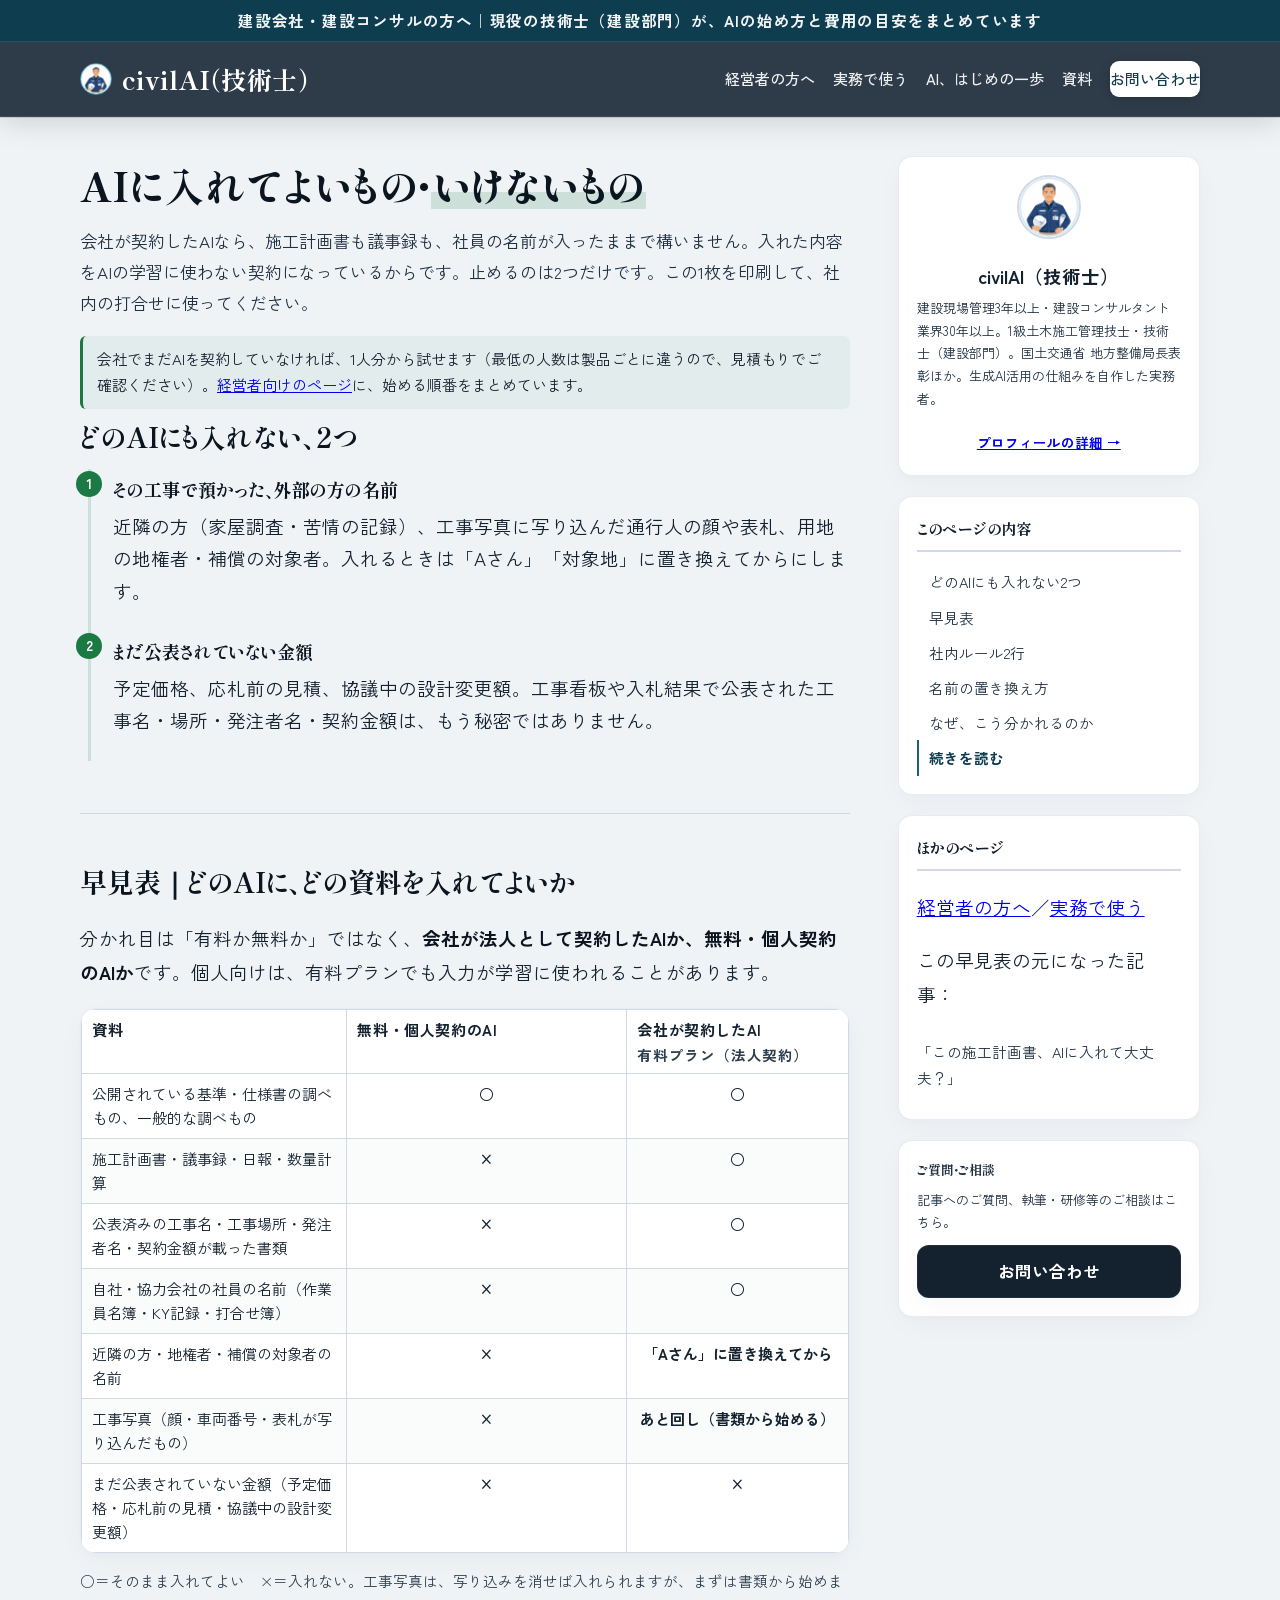
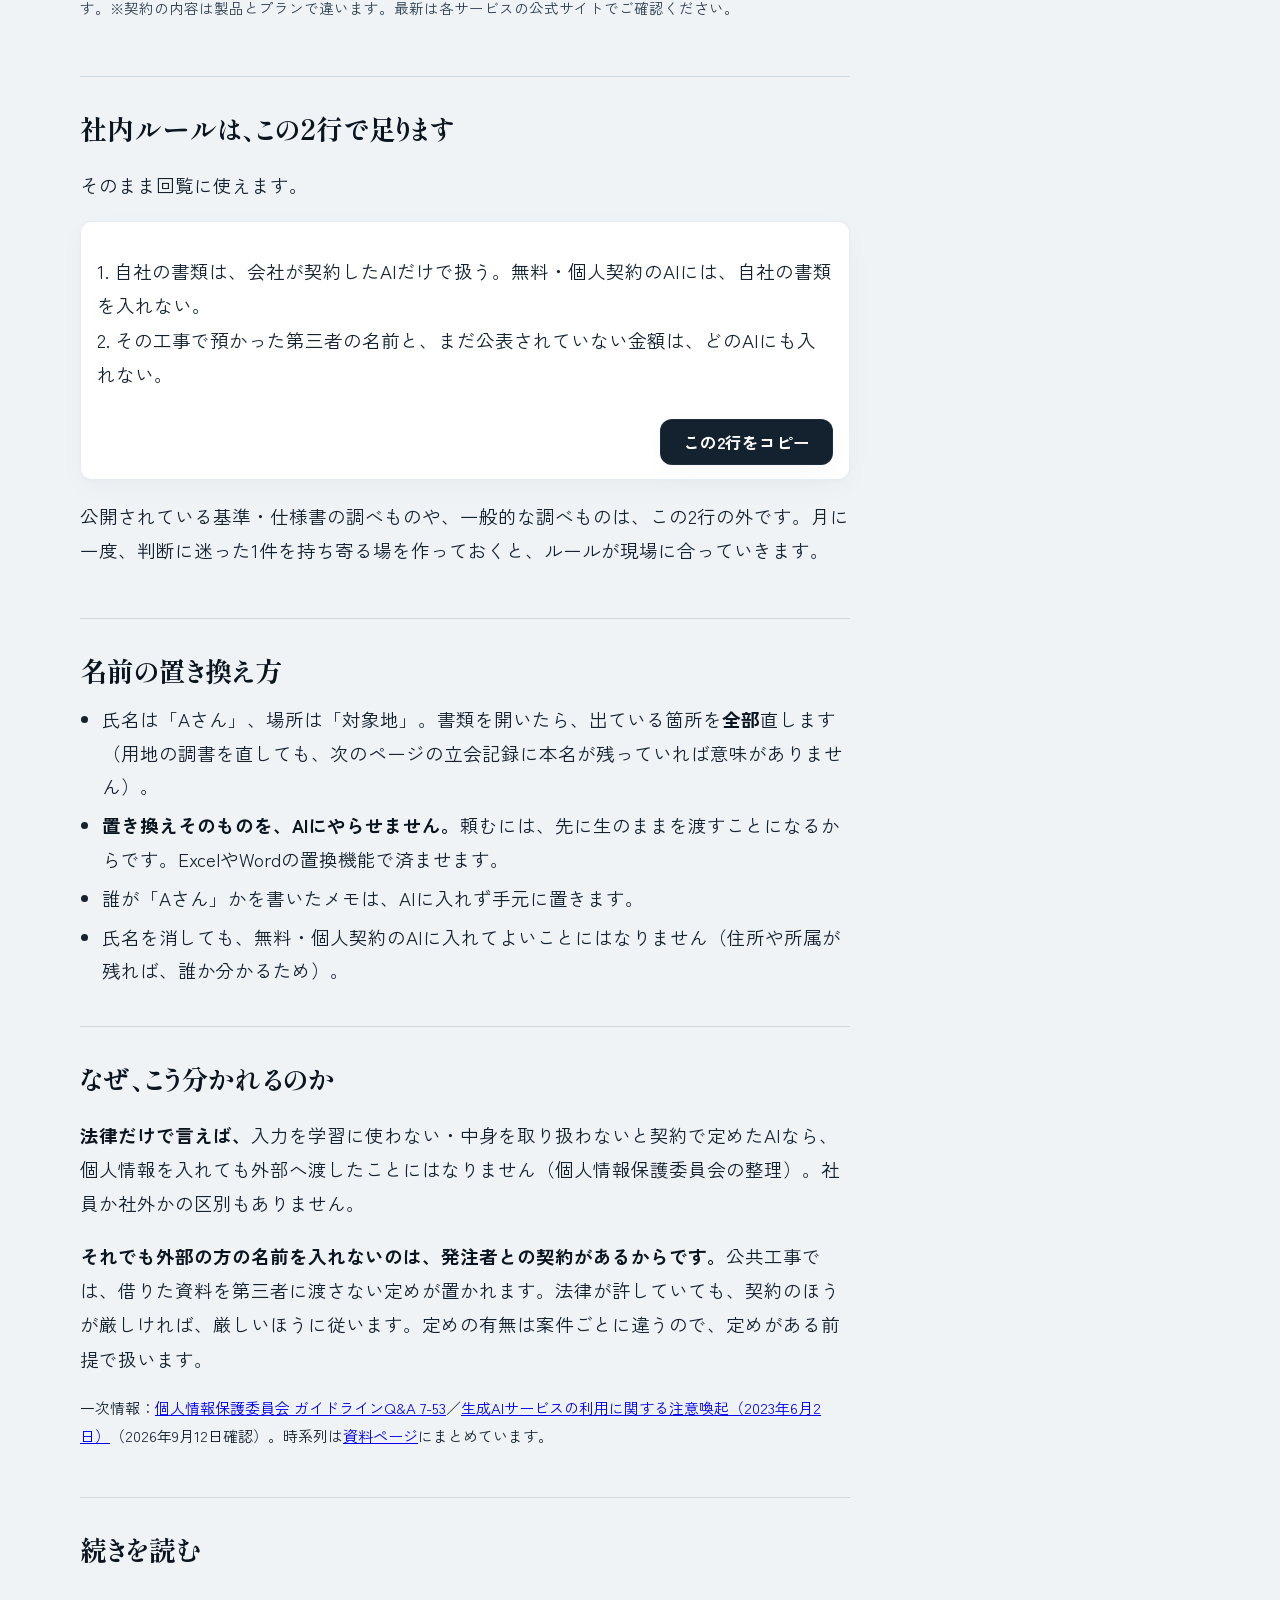
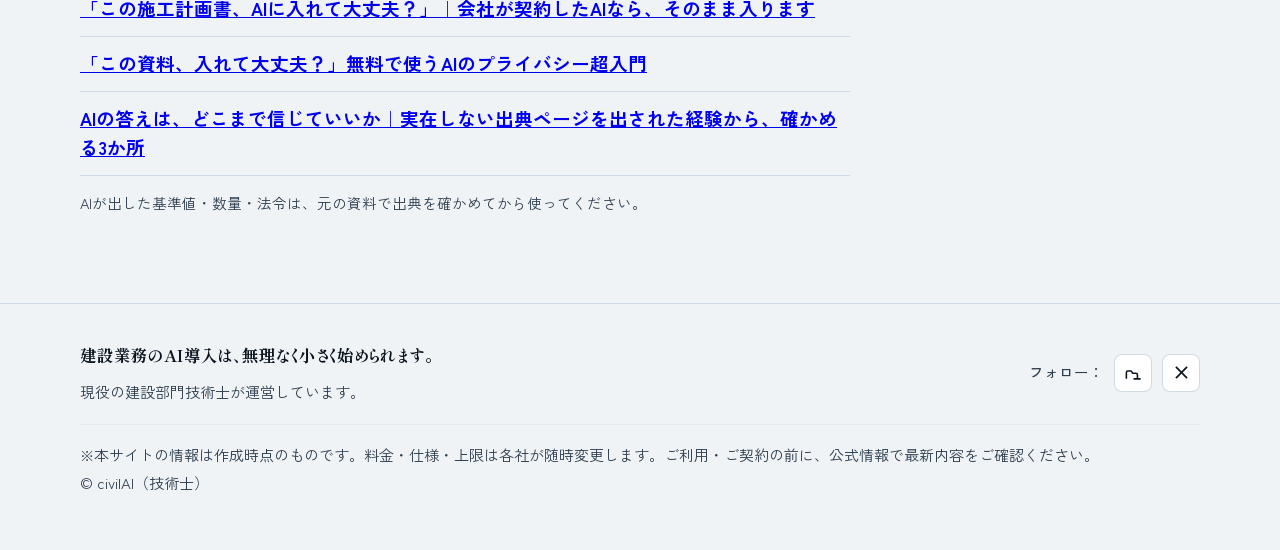
<file: ireteyoi.html>
<!DOCTYPE html>
<html lang="ja">
<head>
<meta charset="UTF-8">
<meta name="viewport" content="width=device-width, initial-scale=1.0">
<title>AIに入れてよいもの・いけないもの｜早見表と社内ルール2行｜civilAI（技術士）</title>
<meta name="description" content="建設会社・建設コンサル向け。会社が契約したAIなら施工計画書も議事録もそのまま。止めるのは外部の方の名前と未公表の金額の2つ。早見表と、そのまま回覧できる社内ルール2行。">
<meta property="og:title" content="AIに入れてよいもの・いけないもの｜早見表と社内ルール2行｜civilAI（技術士）">
<meta property="og:description" content="建設会社・建設コンサル向け。会社が契約したAIなら施工計画書も議事録もそのまま。止めるのは外部の方の名前と未公表の金額の2つ。早見表と、そのまま回覧できる社内ルール2行。">
<meta property="og:type" content="website">
<meta property="og:locale" content="ja_JP">
<meta name="twitter:card" content="summary_large_image">
<meta name="twitter:title" content="AIに入れてよいもの・いけないもの｜早見表と社内ルール2行｜civilAI（技術士）">
<meta name="twitter:description" content="建設会社・建設コンサル向け。会社が契約したAIなら施工計画書も議事録もそのまま。止めるのは外部の方の名前と未公表の金額の2つ。早見表と、そのまま回覧できる社内ルール2行。">
<link rel="preconnect" href="https://fonts.googleapis.com">
<link rel="preconnect" href="https://fonts.gstatic.com" crossorigin>
<link href="https://fonts.googleapis.com/css2?family=Shippori+Mincho:wght@600;700;800&family=Zen+Kaku+Gothic+New:wght@400;500;700&display=swap" rel="stylesheet">
<link rel="stylesheet" href="css/style.css">
<!-- OGP画像・favicon・canonical・構造化データ（公開URL確定済み。変更時は tools/set_site_url.py を再実行） -->
<meta property="og:url" content="https://civil-ai-study.github.io/civilai-site/ireteyoi.html">
<meta property="og:image" content="https://civil-ai-study.github.io/civilai-site/images/og_bridge.jpg">
<meta name="twitter:image" content="https://civil-ai-study.github.io/civilai-site/images/og_bridge.jpg">
<link rel="canonical" href="https://civil-ai-study.github.io/civilai-site/ireteyoi.html">
<link rel="icon" type="image/svg+xml" href="favicon.svg">
<link rel="apple-touch-icon" href="images/avatar_engineer.png">
<script type="application/ld+json">
{
  "@context": "https://schema.org",
  "@type": "WebPage",
  "name": "AIに入れてよいもの・いけないもの｜早見表と社内ルール2行",
  "url": "https://civil-ai-study.github.io/civilai-site/ireteyoi.html",
  "inLanguage": "ja",
  "description": "建設会社・建設コンサル向け。会社が契約したAIなら施工計画書も議事録もそのまま。止めるのは外部の方の名前と未公表の金額の2つ。早見表と、そのまま回覧できる社内ルール2行。",
  "isPartOf": {
    "@type": "WebSite",
    "name": "civilAI（技術士）",
    "url": "https://civil-ai-study.github.io/civilai-site/"
  },
  "breadcrumb": {
    "@type": "BreadcrumbList",
    "itemListElement": [
      {"@type": "ListItem", "position": 1, "name": "ホーム", "item": "https://civil-ai-study.github.io/civilai-site/"},
      {"@type": "ListItem", "position": 2, "name": "入れてよいもの・いけないもの", "item": "https://civil-ai-study.github.io/civilai-site/ireteyoi.html"}
    ]
  },
  "author": {
    "@type": "Person",
    "name": "civilAI（技術士）",
    "jobTitle": "技術士（建設部門）",
    "knowsAbout": ["建設コンサルタント", "建設DX", "生成AI活用", "土木"],
    "hasCredential": [
      {"@type": "EducationalOccupationalCredential", "credentialCategory": "技術士（建設部門）"},
      {"@type": "EducationalOccupationalCredential", "credentialCategory": "コンクリート診断士"},
      {"@type": "EducationalOccupationalCredential", "credentialCategory": "1級土木施工管理技士"}
    ],
    "award": "国土交通省 地方整備局長表彰",
    "sameAs": ["https://note.com/civilai", "https://x.com/civilai_gishi"]
  }
}
</script>
</head>
<body>

<!-- ===== ナビ（3ドア構造・全ページ共通） ===== -->
<div class="top-bar"><div class="wrap"><span>建設会社・建設コンサルの方へ｜現役の技術士（建設部門）が、AIの始め方と費用の目安をまとめています</span></div></div>

<nav class="nav">
  <div class="nav-in">
    <a href="index.html#top" class="brand">
      <img src="images/avatar_engineer.png" alt="civilAI（技術士）" width="1024" height="1024" class="brand-avatar">
      <span class="brand-name">civilAI<span class="brand-cred">（技術士）</span></span>
    </a>
    <div class="nav-links">
      <a href="keiei.html" class="hideS">経営者の方へ</a>
      <a href="genba.html" class="hideS">実務で使う</a>
      <a href="hajimete.html" class="hideS">AI、はじめの一歩</a>
      <a href="shiryo.html" class="hideS">資料</a>
      <a href="index.html#contact" class="nav-cta">お問い合わせ</a>
      <button class="nav-toggle" type="button" aria-label="メニューを開く" aria-expanded="false" aria-controls="navMenu">
        <span class="bar"></span><span class="bar"></span><span class="bar"></span>
      </button>
    </div>
  </div>
  <div class="nav-menu" id="navMenu">
    <a href="keiei.html">経営者の方へ</a>
    <a href="genba.html">実務で使う</a>
    <a href="hajimete.html">AI、はじめの一歩</a>
    <a href="shiryo.html">資料</a>
    <a href="index.html#contact">お問い合わせ</a>
  </div>
</nav>

<div id="top"></div>

<!-- ===== 本体 ===== -->
<div class="sec sec--doc">
  <div class="wrap">
    <div class="doc-layout">

      <div class="doc-main">

        <!-- 持ち帰れる1枚もの①：入れてよいもの・いけないもの（正は note04） -->
        <header class="m-hero">
          <h1>AIに入れてよいもの・<span class="em">いけないもの</span></h1>
          <p class="m-sub">会社が契約したAIなら、施工計画書も議事録も、社員の名前が入ったままで構いません。入れた内容をAIの学習に使わない契約になっているからです。止めるのは2つだけです。この1枚を印刷して、社内の打合せに使ってください。</p>
          <p class="m-note">会社でまだAIを契約していなければ、1人分から試せます（最低の人数は製品ごとに違うので、見積もりでご確認ください）。<a href="keiei.html">経営者向けのページ</a>に、始める順番をまとめています。</p>
        </header>

        <section class="sec sec--compact" id="stop2">
          <h2 class="m-h2">どのAIにも入れない、2つ</h2>
          <ol class="m-steps">
            <li>
              <h3>その工事で預かった、外部の方の名前</h3>
              <p>近隣の方（家屋調査・苦情の記録）、工事写真に写り込んだ通行人の顔や表札、用地の地権者・補償の対象者。入れるときは「Aさん」「対象地」に置き換えてからにします。</p>
            </li>
            <li>
              <h3>まだ公表されていない金額</h3>
              <p>予定価格、応札前の見積、協議中の設計変更額。工事看板や入札結果で公表された工事名・場所・発注者名・契約金額は、もう秘密ではありません。</p>
            </li>
          </ol>
        </section>

        <section class="sec" id="hyou">
          <h2 class="m-h2">早見表｜どのAIに、どの資料を入れてよいか</h2>
          <p>分かれ目は「有料か無料か」ではなく、<strong>会社が法人として契約したAIか、無料・個人契約のAIか</strong>です。個人向けは、有料プランでも入力が学習に使われることがあります。</p>
          <div class="table-scroll">
            <table class="m-matrix">
              <thead><tr><th>資料</th><th>無料・個人契約のAI</th><th>会社が契約したAI<br><span class="small">有料プラン（法人契約）</span></th></tr></thead>
              <tbody>
                <tr><td>公開されている基準・仕様書の調べもの、一般的な調べもの</td><td>○</td><td>○</td></tr>
                <tr><td>施工計画書・議事録・日報・数量計算</td><td>×</td><td>○</td></tr>
                <tr><td>公表済みの工事名・工事場所・発注者名・契約金額が載った書類</td><td>×</td><td>○</td></tr>
                <tr><td>自社・協力会社の社員の名前（作業員名簿・KY記録・打合せ簿）</td><td>×</td><td>○</td></tr>
                <tr><td>近隣の方・地権者・補償の対象者の名前</td><td>×</td><td>「Aさん」に置き換えてから</td></tr>
                <tr><td>工事写真（顔・車両番号・表札が写り込んだもの）</td><td>×</td><td>あと回し（書類から始める）</td></tr>
                <tr><td>まだ公表されていない金額（予定価格・応札前の見積・協議中の設計変更額）</td><td>×</td><td>×</td></tr>
              </tbody>
            </table>
          </div>
          <p class="m-soon">○＝そのまま入れてよい　×＝入れない。工事写真は、写り込みを消せば入れられますが、まずは書類から始めます。※契約の内容は製品とプランで違います。最新は各サービスの公式サイトでご確認ください。</p>
        </section>

        <section class="sec sec--compact" id="rule">
          <h2 class="m-h2">社内ルールは、この2行で足ります</h2>
          <p>そのまま回覧に使えます。</p>
          <div class="copy-card">
            <p><span class="copy-text">1. 自社の書類は、会社が契約したAIだけで扱う。無料・個人契約のAIには、自社の書類を入れない。
2. その工事で預かった第三者の名前と、まだ公表されていない金額は、どのAIにも入れない。</span></p>
            <button type="button" class="btn btn-primary btn-sm copy-btn">この2行をコピー</button>
          </div>
          <p>公開されている基準・仕様書の調べものや、一般的な調べものは、この2行の外です。月に一度、判断に迷った1件を持ち寄る場を作っておくと、ルールが現場に合っていきます。</p>
        </section>

        <section class="sec sec--compact" id="okikae">
          <h2 class="m-h2">名前の置き換え方</h2>
          <ul class="m-list">
            <li>氏名は「Aさん」、場所は「対象地」。書類を開いたら、出ている箇所を<strong>全部</strong>直します（用地の調書を直しても、次のページの立会記録に本名が残っていれば意味がありません）。</li>
            <li><strong>置き換えそのものを、AIにやらせません。</strong>頼むには、先に生のままを渡すことになるからです。ExcelやWordの置換機能で済ませます。</li>
            <li>誰が「Aさん」かを書いたメモは、AIに入れず手元に置きます。</li>
            <li>氏名を消しても、無料・個人契約のAIに入れてよいことにはなりません（住所や所属が残れば、誰か分かるため）。</li>
          </ul>
        </section>

        <section class="sec sec--compact" id="konkyo">
          <h2 class="m-h2">なぜ、こう分かれるのか</h2>
          <p><strong>法律だけで言えば、</strong>入力を学習に使わない・中身を取り扱わないと契約で定めたAIなら、個人情報を入れても外部へ渡したことにはなりません（個人情報保護委員会の整理）。社員か社外かの区別もありません。</p>
          <p><strong>それでも外部の方の名前を入れないのは、発注者との契約があるからです。</strong>公共工事では、借りた資料を第三者に渡さない定めが置かれます。法律が許していても、契約のほうが厳しければ、厳しいほうに従います。定めの有無は案件ごとに違うので、定めがある前提で扱います。</p>
          <p class="m-links">一次情報：<a href="https://www.ppc.go.jp/all_faq_index/faq1-q7-53/" target="_blank" rel="noopener">個人情報保護委員会 ガイドラインQ&amp;A 7-53</a>／<a href="https://www.ppc.go.jp/news/careful_information/230602_AI_utilize_alert/" target="_blank" rel="noopener">生成AIサービスの利用に関する注意喚起（2023年6月2日）</a>（2026年9月12日確認）。時系列は<a href="shiryo.html">資料ページ</a>にまとめています。</p>
        </section>

        <section class="sec sec--compact" id="tsuzuki">
          <h2 class="m-h2">続きを読む</h2>
          <ul class="m-top3">
            <li><a href="https://note.com/civilai/n/n26145d326804" target="_blank" rel="noopener">「この施工計画書、AIに入れて大丈夫？」｜会社が契約したAIなら、そのまま入ります</a></li>
            <li><a href="https://note.com/civilai/n/n33f03f318f5d" target="_blank" rel="noopener">「この資料、入れて大丈夫？」無料で使うAIのプライバシー超入門</a></li>
            <li><a href="https://note.com/civilai/n/nb8b45b7b3496" target="_blank" rel="noopener">AIの答えは、どこまで信じていいか｜実在しない出典ページを出された経験から、確かめる3か所</a></li>
          </ul>
          <p class="m-soon">AIが出した基準値・数量・法令は、元の資料で出典を確かめてから使ってください。</p>
        </section>


      </div>

      <aside class="sidebar" aria-label="補助情報">
        <div class="side-card side-profile">
          <img src="images/avatar_engineer.png" alt="civilAI（技術士）" width="1024" height="1024" loading="lazy" class="sp-avatar">
          <p class="sp-name">civilAI（技術士）</p>
          <p class="sp-bio">建設現場管理3年以上・建設コンサルタント業界30年以上。1級土木施工管理技士・技術士（建設部門）。国土交通省 地方整備局長表彰ほか。生成AI活用の仕組みを自作した実務者。</p>
          <a href="index.html#about" class="sp-link">プロフィールの詳細 →</a>
        </div>
        <div class="side-card side-toc">
          <p class="side-title">このページの内容</p>
          <ul>
            <li><a href="#stop2" class="toc-link">どのAIにも入れない2つ</a></li>
            <li><a href="#hyou" class="toc-link">早見表</a></li>
            <li><a href="#rule" class="toc-link">社内ルール2行</a></li>
            <li><a href="#okikae" class="toc-link">名前の置き換え方</a></li>
            <li><a href="#konkyo" class="toc-link">なぜ、こう分かれるのか</a></li>
            <li><a href="#tsuzuki" class="toc-link">続きを読む</a></li>
          </ul>
        </div>
        <div class="side-card side-nav">
          <p class="side-title">ほかのページ</p>
          <p><a href="keiei.html">経営者の方へ</a>／<a href="genba.html">実務で使う</a></p>
          <p>この早見表の元になった記事：</p>
          <ul>
            <li><a href="keiei.html#art-rules">「この施工計画書、AIに入れて大丈夫？」</a></li>
          </ul>
        </div>
        <div class="side-card side-cta">
          <p class="side-title">ご質問・ご相談</p>
          <p>記事へのご質問、執筆・研修等のご相談はこちら。</p>
          <a href="index.html#contact" class="btn btn-primary btn-sm">お問い合わせ</a>
        </div>
      </aside>

    </div>
  </div>
</div>

<!-- ===== フッター ===== -->
<footer class="foot">
  <div class="wrap">
    <div class="foot-top">
      <div class="foot-brand">
        <span class="pledge">建設業務のAI導入は、無理なく小さく始められます。</span>
        現役の建設部門技術士が運営しています。
      </div>
      <div class="foot-social" aria-label="SNS">
        <span class="foot-social-label">フォロー：</span>
        <a class="foot-social-link" href="https://note.com/civilai" target="_blank" rel="noopener" title="note" aria-label="noteをフォロー">
          <svg viewBox="0 0 24 24" fill="none" stroke="currentColor" stroke-width="2" aria-hidden="true" focusable="false">
            <path d="M12 20h9M3 20v-8a2 2 0 0 1 2-2h4l2 3h4a2 2 0 0 1 2 2v5"/>
          </svg>
        </a>
        <a class="foot-social-link" href="https://x.com/civilai_gishi" target="_blank" rel="noopener" title="X" aria-label="Xをフォロー">
          <svg viewBox="0 0 24 24" fill="none" stroke="currentColor" stroke-width="2.2" aria-hidden="true" focusable="false">
            <line x1="5" y1="5" x2="19" y2="19"/>
            <line x1="19" y1="5" x2="5" y2="19"/>
          </svg>
        </a>
      </div>
    </div>
    <div class="foot-bottom">
      ※本サイトの情報は作成時点のものです。料金・仕様・上限は各社が随時変更します。ご利用・ご契約の前に、公式情報で最新内容をご確認ください。<br>
      © civilAI（技術士）
    </div>
  </div>
</footer>

<script src="js/main.js" defer></script>
</body>
</html>
</file>
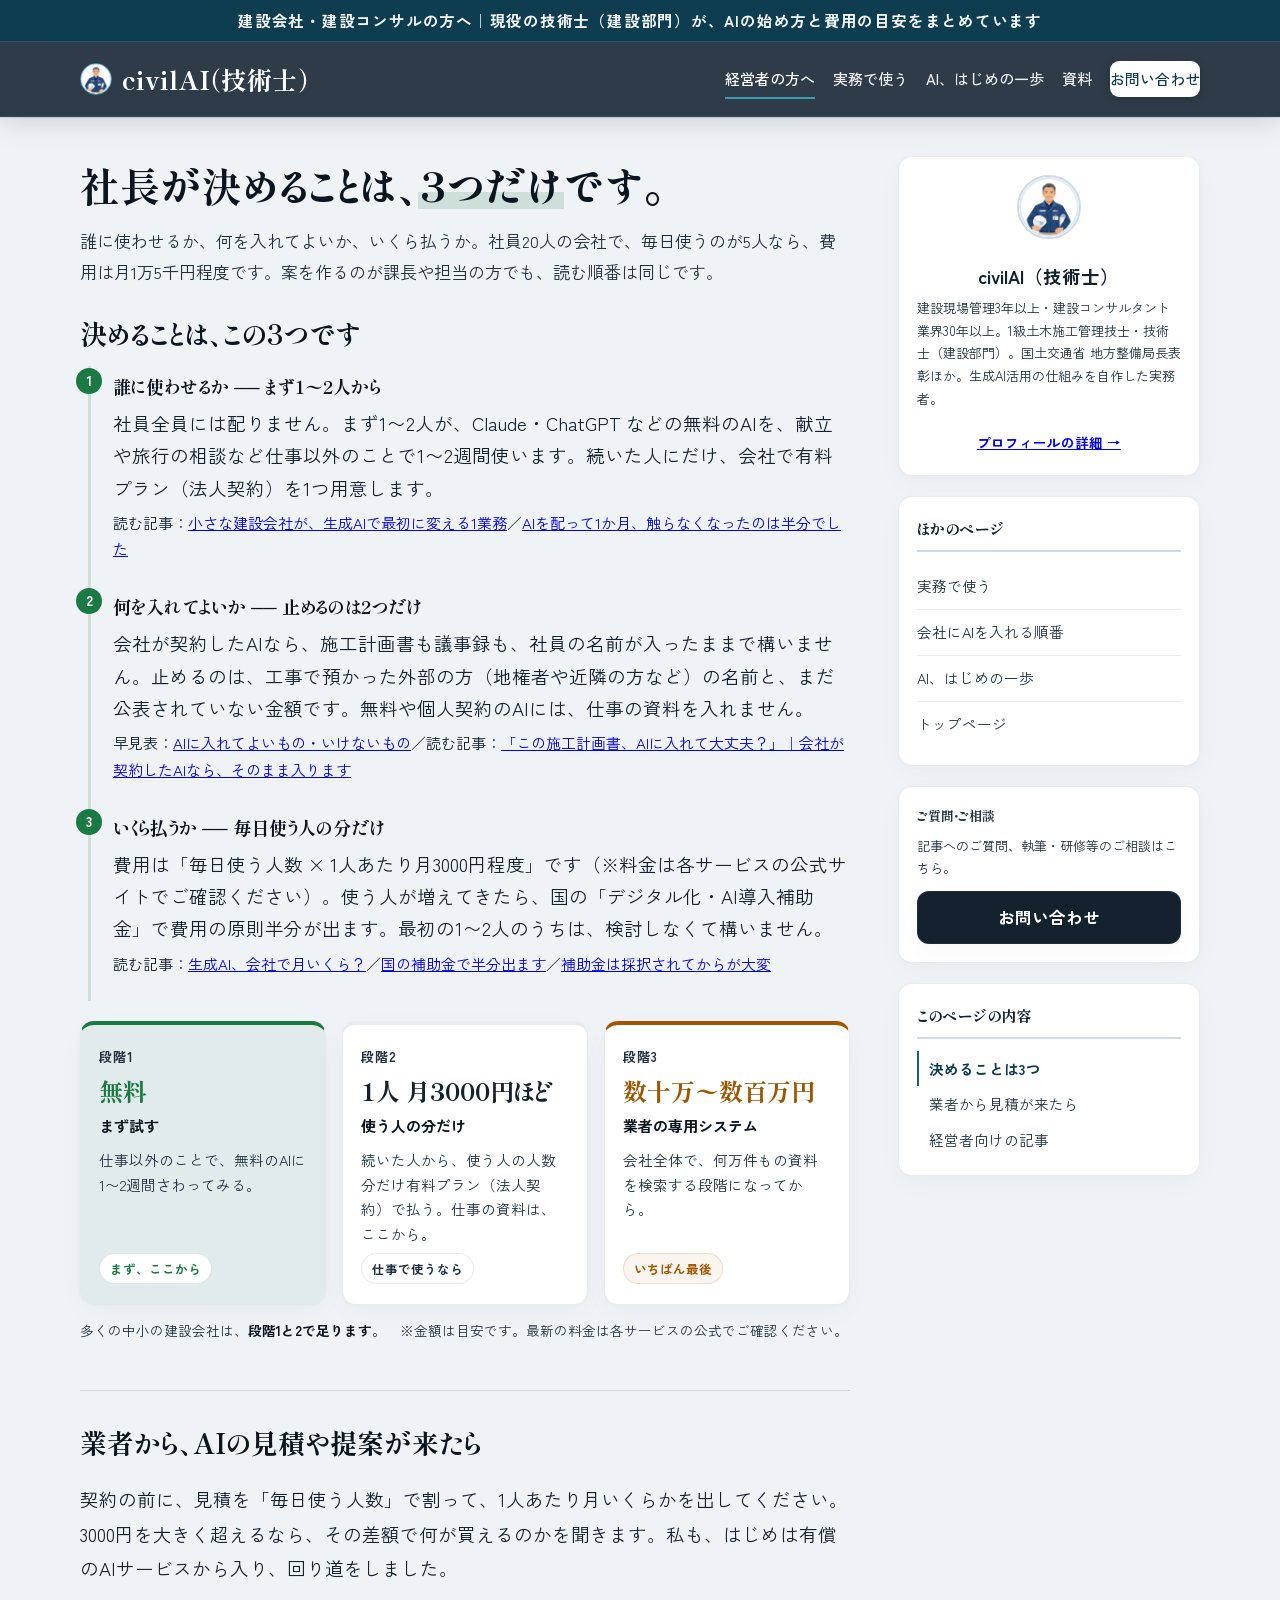
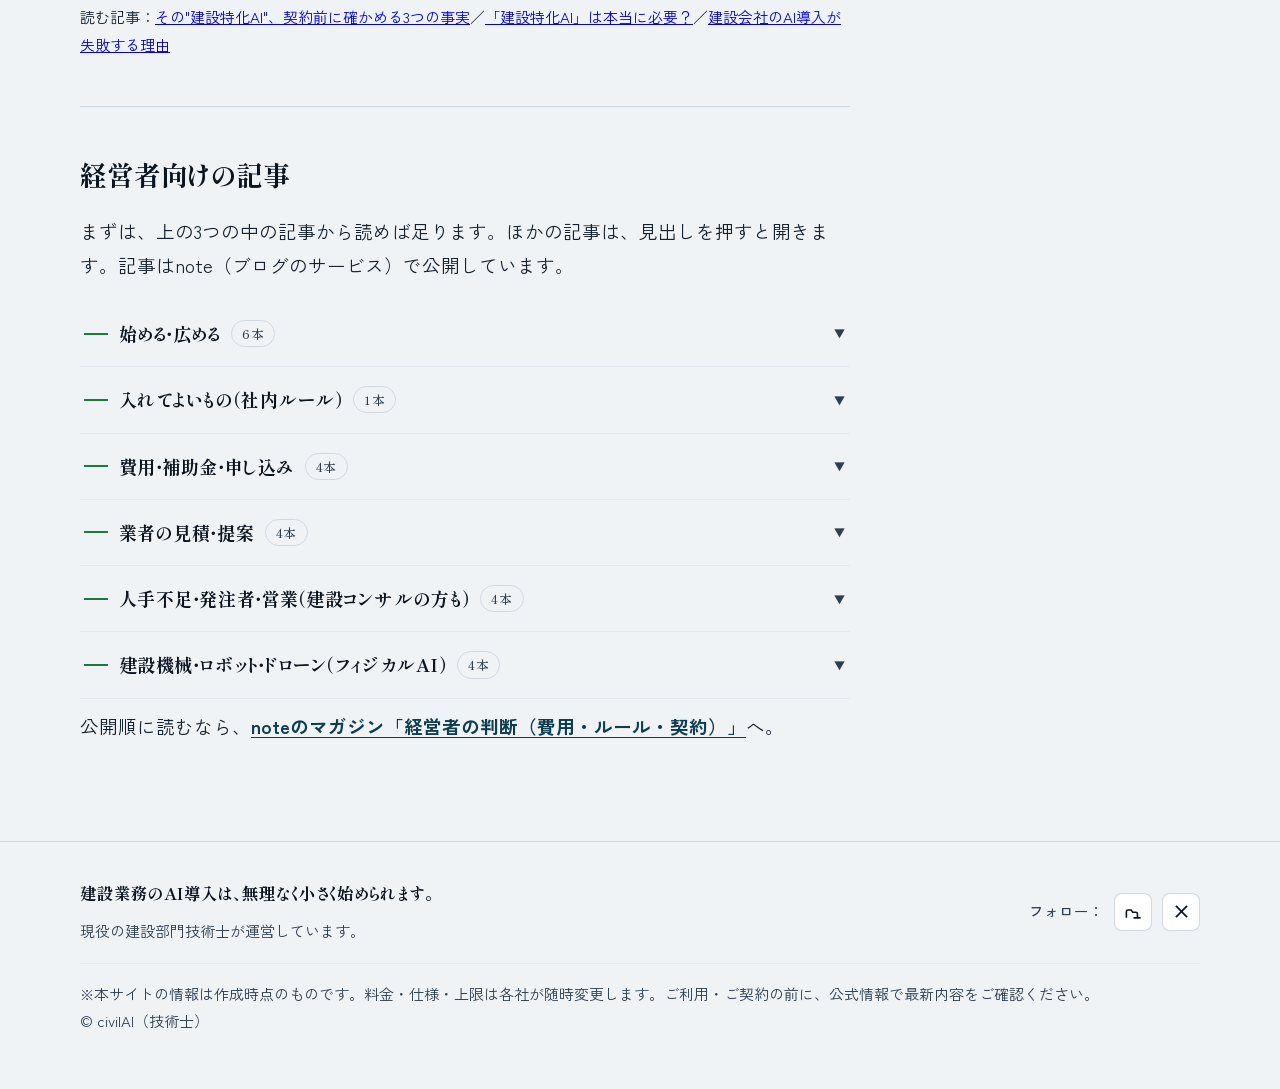
<file: keiei.html>
<!DOCTYPE html>
<html lang="ja">
<head>
<meta charset="UTF-8">
<meta name="viewport" content="width=device-width, initial-scale=1.0">
<title>経営者の方へ｜建設関係のAI導入、決めるのは3つ｜civilAI（技術士）</title>
<meta name="description" content="建設・建設コンサルの生成AI導入で経営者が決めることは3つ。数百万円の専用システムの前に、まず月3000円程度のAIで足りるかを確かめる——判断材料を、現役の建設部門技術士が実務目線で整理します。">
<meta property="og:title" content="経営者の方へ｜建設関係のAI導入、決めるのは3つ｜civilAI（技術士）">
<meta property="og:description" content="建設・建設コンサルの生成AI導入で経営者が決めることは3つ。数百万円の専用システムの前に、まず月3000円程度のAIで足りるかを確かめる——判断材料を実務目線で整理します。">
<meta property="og:type" content="website">
<meta property="og:locale" content="ja_JP">
<meta name="twitter:card" content="summary_large_image">
<meta name="twitter:title" content="経営者の方へ｜建設関係のAI導入、決めるのは3つ｜civilAI（技術士）">
<meta name="twitter:description" content="数百万円の専用システムの前に、まず月3000円程度のAIで足りるかを確かめる。経営者が決める3つを実務目線で整理します。">
<link rel="preconnect" href="https://fonts.googleapis.com">
<link rel="preconnect" href="https://fonts.gstatic.com" crossorigin>
<link href="https://fonts.googleapis.com/css2?family=Shippori+Mincho:wght@600;700;800&family=Zen+Kaku+Gothic+New:wght@400;500;700&display=swap" rel="stylesheet">
<link rel="stylesheet" href="css/style.css">
<!-- OGP画像・favicon・canonical・構造化データ（公開URL確定済み。変更時は tools/set_site_url.py を再実行） -->
<meta property="og:url" content="https://civil-ai-study.github.io/civilai-site/keiei.html">
<meta property="og:image" content="https://civil-ai-study.github.io/civilai-site/images/og_bridge.jpg">
<meta name="twitter:image" content="https://civil-ai-study.github.io/civilai-site/images/og_bridge.jpg">
<link rel="canonical" href="https://civil-ai-study.github.io/civilai-site/keiei.html">
<link rel="icon" type="image/svg+xml" href="favicon.svg">
<link rel="apple-touch-icon" href="images/avatar_engineer.png">
<script type="application/ld+json">
{
  "@context": "https://schema.org",
  "@type": "WebPage",
  "name": "経営者の方へ｜建設関係のAI導入、決めるのは3つ",
  "url": "https://civil-ai-study.github.io/civilai-site/keiei.html",
  "inLanguage": "ja",
  "description": "建設・建設コンサルの生成AI導入で経営者が決めることは3つ。数百万円の専用システムの前に、まず月3000円程度のAIで足りるかを確かめる判断材料を実務目線で整理。",
  "isPartOf": {
    "@type": "WebSite",
    "name": "civilAI（技術士）",
    "url": "https://civil-ai-study.github.io/civilai-site/"
  },
  "breadcrumb": {
    "@type": "BreadcrumbList",
    "itemListElement": [
      {"@type": "ListItem", "position": 1, "name": "ホーム", "item": "https://civil-ai-study.github.io/civilai-site/"},
      {"@type": "ListItem", "position": 2, "name": "経営者の方へ", "item": "https://civil-ai-study.github.io/civilai-site/keiei.html"}
    ]
  },
  "author": {
    "@type": "Person",
    "name": "civilAI（技術士）",
    "jobTitle": "技術士（建設部門）",
    "knowsAbout": ["建設コンサルタント", "建設DX", "生成AI活用", "土木"],
    "hasCredential": [
      {"@type": "EducationalOccupationalCredential", "credentialCategory": "技術士（建設部門）"},
      {"@type": "EducationalOccupationalCredential", "credentialCategory": "コンクリート診断士"},
      {"@type": "EducationalOccupationalCredential", "credentialCategory": "1級土木施工管理技士"}
    ],
    "award": "国土交通省 地方整備局長表彰",
    "sameAs": ["https://note.com/civilai", "https://x.com/civilai_gishi"]
  }
}
</script>
</head>
<body>

<!-- ===== ナビ（3ドア構造・全ページ共通） ===== -->
<div class="top-bar"><div class="wrap"><span>建設会社・建設コンサルの方へ｜現役の技術士（建設部門）が、AIの始め方と費用の目安をまとめています</span></div></div>

<nav class="nav">
  <div class="nav-in">
    <a href="index.html#top" class="brand">
      <img src="images/avatar_engineer.png" alt="civilAI（技術士）" width="1024" height="1024" class="brand-avatar">
      <span class="brand-name">civilAI<span class="brand-cred">（技術士）</span></span>
    </a>
    <div class="nav-links">
      <a href="keiei.html" class="hideS is-active">経営者の方へ</a>
      <a href="genba.html" class="hideS">実務で使う</a>
      <a href="hajimete.html" class="hideS">AI、はじめの一歩</a>
      <a href="shiryo.html" class="hideS">資料</a>
      <a href="index.html#contact" class="nav-cta">お問い合わせ</a>
      <button class="nav-toggle" type="button" aria-label="メニューを開く" aria-expanded="false" aria-controls="navMenu">
        <span class="bar"></span><span class="bar"></span><span class="bar"></span>
      </button>
    </div>
  </div>
  <div class="nav-menu" id="navMenu">
    <a href="keiei.html">経営者の方へ</a>
    <a href="genba.html">実務で使う</a>
    <a href="hajimete.html">AI、はじめの一歩</a>
    <a href="shiryo.html">資料</a>
    <a href="index.html#contact">お問い合わせ</a>
  </div>
</nav>

<div id="top"></div>

<!-- ===== 本体（標準2カラム：ページ全体＝本文左＋サイドバー右） ===== -->
<div class="sec sec--doc">
  <div class="wrap">
    <div class="doc-layout">

      <div class="doc-main">

        <!-- 刷新 Phase 1：社長が決める3つ＋すぐ下に読む記事 -->
        <header class="m-hero">
          <h1>社長が決めることは、<span class="em">3つだけ</span>です。</h1>
          <p class="m-sub">誰に使わせるか、何を入れてよいか、いくら払うか。社員20人の会社で、毎日使うのが5人なら、費用は月1万5千円程度です。案を作るのが課長や担当の方でも、読む順番は同じです。</p>
        </header>

        <section class="sec" id="owners">
          <h2 class="m-h2">決めることは、この3つです</h2>
          <ol class="m-steps">
            <li>
              <h3>誰に使わせるか ── まず1〜2人から</h3>
              <p>社員全員には配りません。まず1〜2人が、Claude・ChatGPT などの無料のAIを、献立や旅行の相談など仕事以外のことで1〜2週間使います。続いた人にだけ、会社で有料プラン（法人契約）を1つ用意します。</p>
              <p class="m-links">読む記事：<a href="https://note.com/civilai/n/n865212be9dfb" target="_blank" rel="noopener">小さな建設会社が、生成AIで最初に変える1業務</a>／<a href="https://note.com/civilai/n/n45aa0aaf97bf" target="_blank" rel="noopener">AIを配って1か月、触らなくなったのは半分でした</a></p>
            </li>
            <li>
              <h3>何を入れてよいか ── 止めるのは2つだけ</h3>
              <p>会社が契約したAIなら、施工計画書も議事録も、社員の名前が入ったままで構いません。止めるのは、工事で預かった外部の方（地権者や近隣の方など）の名前と、まだ公表されていない金額です。無料や個人契約のAIには、仕事の資料を入れません。</p>
              <p class="m-links">早見表：<a href="ireteyoi.html">AIに入れてよいもの・いけないもの</a>／読む記事：<a href="https://note.com/civilai/n/n26145d326804" target="_blank" rel="noopener">「この施工計画書、AIに入れて大丈夫？」｜会社が契約したAIなら、そのまま入ります</a></p>
            </li>
            <li>
              <h3>いくら払うか ── 毎日使う人の分だけ</h3>
              <p>費用は「毎日使う人数 × 1人あたり月3000円程度」です（※料金は各サービスの公式サイトでご確認ください）。使う人が増えてきたら、国の「デジタル化・AI導入補助金」で費用の原則半分が出ます。最初の1〜2人のうちは、検討しなくて構いません。</p>
              <p class="m-links">読む記事：<a href="https://note.com/civilai/n/n247c8b4f0e94" target="_blank" rel="noopener">生成AI、会社で月いくら？</a>／<a href="https://note.com/civilai/n/n17ee6d7080c0" target="_blank" rel="noopener">国の補助金で半分出ます</a>／<a href="https://note.com/civilai/n/n9d4655206902" target="_blank" rel="noopener">補助金は採択されてからが大変</a></p>
            </li>
          </ol>

          <figure class="cost-ladder" aria-label="AIの費用は3段階">
            <ol class="cost-tiers">
              <li class="cost-tier cost-tier--free">
                <span class="cost-stage">段階1</span>
                <span class="cost-price">無料</span>
                <span class="cost-name">まず試す</span>
                <p class="cost-desc">仕事以外のことで、無料のAIに1〜2週間さわってみる。</p>
                <span class="cost-tag">まず、ここから</span>
              </li>
              <li class="cost-tier cost-tier--mid">
                <span class="cost-stage">段階2</span>
                <span class="cost-price">1人 月3000円ほど</span>
                <span class="cost-name">使う人の分だけ</span>
                <p class="cost-desc">続いた人から、使う人の人数分だけ有料プラン（法人契約）で払う。仕事の資料は、ここから。</p>
                <span class="cost-tag">仕事で使うなら</span>
              </li>
              <li class="cost-tier cost-tier--gate">
                <span class="cost-stage">段階3</span>
                <span class="cost-price">数十万〜数百万円</span>
                <span class="cost-name">業者の専用システム</span>
                <p class="cost-desc">会社全体で、何万件もの資料を検索する段階になってから。</p>
                <span class="cost-tag">いちばん最後</span>
              </li>
            </ol>
            <figcaption class="cost-caption">多くの中小の建設会社は、<strong>段階1と2で足ります</strong>。　※金額は目安です。最新の料金は各サービスの公式でご確認ください。</figcaption>
          </figure>
        </section>

        <section class="sec sec--compact" id="mitsumori">
          <h2 class="m-h2">業者から、AIの見積や提案が来たら</h2>
          <p>契約の前に、見積を「毎日使う人数」で割って、1人あたり月いくらかを出してください。3000円を大きく超えるなら、その差額で何が買えるのかを聞きます。私も、はじめは有償のAIサービスから入り、回り道をしました。</p>
          <p class="m-links">読む記事：<a href="https://note.com/civilai/n/ne46152be9531" target="_blank" rel="noopener">その"建設特化AI"、契約前に確かめる3つの事実</a>／<a href="https://note.com/civilai/n/nb6ab0269eca1" target="_blank" rel="noopener">「建設特化AI」は本当に必要？</a>／<a href="https://note.com/civilai/n/nae1908f66986" target="_blank" rel="noopener">建設会社のAI導入が失敗する理由</a></p>
        </section>

        <section class="sec" id="articles">
          <h2 class="m-h2">経営者向けの記事</h2>
          <p>まずは、上の3つの中の記事から読めば足ります。ほかの記事は、見出しを押すと開きます。記事はnote（ブログのサービス）で公開しています。</p>

          <details class="art-group-fold">
            <summary class="art-group">始める・広める<span class="fold-count">6本</span></summary>
          <div class="art-grid">
            <a id="art-cases" class="art" href="https://note.com/civilai/n/n865212be9dfb" target="_blank" rel="noopener"><span class="tagn">事例</span><div class="at">小さな建設会社が、生成AIで最初に変える1業務｜10名の建設会社の実例から</div><p class="ad">従業員10名規模の建設会社が、生成AIを何から始めたか。同じ規模の1社と、国が選んだ建設会社3社の実例をまとめました。</p></a>
            <a id="art-adoption" class="art" href="https://note.com/civilai/n/n45aa0aaf97bf" target="_blank" rel="noopener"><span class="tagn">事例</span><div class="at">AIを配って1か月、触らなくなったのは半分でした｜否定せず、0から1に上げた方法</div><p class="ad">配ったAIを触らなくなった人に、否定も強制もせずに、最初の1回をつくる8つの施策をまとめました。専任の担当者は要らず、同僚の使った場面を紙で貼るやり方も書いています。</p></a>
            <a id="art-exec-demo" class="art" href="https://note.com/civilai/n/n4fed1353ca5f" target="_blank" rel="noopener"><span class="tagn">事例</span><div class="at">経営層は、AIに反対していたのではない｜イメージが持てなかっただけだった</div><p class="ad">AIを会社として広げる稟議を前に、部長クラスの経営層がAIにネガティブだった理由を書きました。部長が持つ案件の一覧表を、ExcelのClaudeで動かして見せ、ネガティブが消えた経過です。</p></a>
            <a id="art-self-cases" class="art" href="https://note.com/civilai/n/ne37e2ca59e5c" target="_blank" rel="noopener"><span class="tagn">事例</span><div class="at">AIを使い込んだ社員は、自分で走り出した｜AIが味方になっていく6つの使い道</div><p class="ad">使い続けた社員が、連絡先一覧・経費精算・KY記録・日報へ自分で広げた6つの使い道を、そのまま写せる頼み方と一緒にまとめました。仕事の資料は、会社が契約したAIに添付します。</p></a>
            <a id="art-shimizu" class="art" href="https://note.com/civilai/n/nbaffc0373aeb" target="_blank" rel="noopener"><span class="tagn">事例</span><div class="at">清水建設も、最初は1000人で止まった｜大手がAIを広げた順番を、10人の会社でたどる</div><p class="ad">清水建設で、AIの利用者が約1000人で止まってから約8900人に広がるまでの順番を、小さな会社が1人・月3000円程度でたどれる形に書き直しました。明日ひとりで決められる「最初の1つの資料」の選び方も書いています。</p></a>
            <a id="art-succession" class="art" href="https://note.com/civilai/n/n536a33ffc0ae" target="_blank" rel="noopener"><span class="tagn">心構え</span><div class="at">技術継承にAIを使う順番｜「あの人しかわからない」を減らす</div><p class="ad">人材不足と高齢化のなかで、若手を伸ばしたいのに教える時間がない。ベテランの判断を理由ごとAIに残し、若手がいつでも聞ける形にする3つの順番を書きました。最初は、公開されているミス事例から始めます。</p></a>
          </div>
          </details>

          <details class="art-group-fold">
            <summary class="art-group">入れてよいもの（社内ルール）<span class="fold-count">1本</span></summary>
          <div class="art-grid">
            <a id="art-rules" class="art" href="https://note.com/civilai/n/n26145d326804" target="_blank" rel="noopener"><span class="tagn">セキュリティ</span><div class="at">「この施工計画書、AIに入れて大丈夫？」｜会社が契約したAIなら、そのまま入ります</div><p class="ad">会社が契約したAIなら、施工計画書も議事録もそのまま入れられます。止めるのは、外部の方の名前と、まだ公表されていない金額の2つだけです。</p></a>
          </div>
          </details>

          <details class="art-group-fold">
            <summary class="art-group">費用・補助金・申し込み<span class="fold-count">4本</span></summary>
          <div class="art-grid">
            <a id="art-cost" class="art" href="https://note.com/civilai/n/n247c8b4f0e94" target="_blank" rel="noopener"><span class="tagn">総論</span><div class="at">生成AI、会社で月いくら？初月で回収できる理由</div><p class="ad">社員20名の会社で、毎日使うのが5名なら年18万円です。数百万円の見積もりにハンコを押す前に、この数字と見比べてください。</p></a>
            <a id="art-sign-up" class="art" href="https://note.com/civilai/n/n7b723f5ca135" target="_blank" rel="noopener"><span class="tagn">手順</span><div class="at">ClaudeとGeminiの法人プラン、申し込み手順｜AIを会社で使うと決めたら</div><p class="ad">ClaudeとGeminiの法人プラン（法人契約）を、販売店を通さず公式サイトから申し込む手順を、画面の写しつきでまとめました。会社のメールアドレスとクレジットカードがあれば申し込めます。</p></a>
            <a id="art-ai-subsidy" class="art" href="https://note.com/civilai/n/n17ee6d7080c0" target="_blank" rel="noopener"><span class="tagn">手順</span><div class="at">生成AIの費用は、国の補助金で半分出ます｜申請は使う人の分だけ</div><p class="ad">デジタル化・AI導入補助金で、法人プランの最初の2年分の費用は原則半分が補助されます。先に使う2〜3人の直接契約から始め、社内で使う人が増えてから、その人数で販売店と申請する手順です。</p></a>
            <a id="art-ai-subsidy-report" class="art" href="https://note.com/civilai/n/n9d4655206902" target="_blank" rel="noopener"><span class="tagn">手順</span><div class="at">補助金は採択されてからが大変｜実績報告と毎年の報告は、会社のAIに作らせる</div><p class="ad">AI補助金の実績報告と2031年まで毎年の効果報告は、補助金で入れたAIに下書きさせられます。人は数字と証拠をそろえて確かめるだけです。</p></a>
          </div>
          </details>

          <details class="art-group-fold">
            <summary class="art-group">業者の見積・提案<span class="fold-count">4本</span></summary>
          <div class="art-grid">
            <a id="art-vendor-truth" class="art" href="https://note.com/civilai/n/ne46152be9531" target="_blank" rel="noopener"><span class="tagn">総論</span><div class="at">その"建設特化AI"、契約前に確かめる3つの事実｜技術士</div><p class="ad">営業資料からはわからない3つの事実と、見積もりが出たら聞く5つの質問。見積書に判子を押す人と、押す人に説明する立場の人へ。</p></a>
            <a id="art-shimizu-rag" class="art" href="https://note.com/civilai/n/n19a223cfa390" target="_blank" rel="noopener"><span class="tagn">総論</span><div class="at">清水建設の「社内基準AI」と同じことは、中小の建設会社でもできる｜仕組みを図で説明します</div><p class="ad">社内の資料を読ませて答えるAI（RAG）が中で何をしているかを、弁護士と本棚の図で説明しました。清水建設と同じ仕組みは、会社が契約したAI（1人あたり月3000円程度）に資料を入れれば使えます。</p></a>
            <a id="art-pillar-k" class="art pillar" href="https://note.com/civilai/n/nb6ab0269eca1" target="_blank" rel="noopener"><span class="tagn">総論</span><div class="at">「建設特化AI」は本当に必要？月3000円で十分なAI活用｜技術士が解説</div><p class="ad">「御社専用の建設AI」の営業を受けたら、契約の前に読む記事です。月3000円程度で足りるかを先に確かめます。</p></a>
            <a id="art-failure" class="art" href="https://note.com/civilai/n/nae1908f66986" target="_blank" rel="noopener"><span class="tagn">事例</span><div class="at">建設会社のAI導入が失敗する理由｜高い契約の前に知る4パターン</div><p class="ad">高い契約の前に。建設会社のAI導入の失敗は、私が見てきた範囲では4つの型に整理できます。私自身の失敗も含めて書きます。</p></a>
          </div>
          </details>

          <details class="art-group-fold">
            <summary class="art-group">人手不足・発注者・営業（建設コンサルの方も）<span class="fold-count">4本</span></summary>
          <div class="art-grid">
            <a id="art-hiring" class="art" href="https://note.com/civilai/n/n5c37f2d505ac" target="_blank" rel="noopener"><span class="tagn">総論</span><div class="at">人手不足は、求人では解消しません｜先に変えるのは、労働時間です</div><p class="ad">採用がうまくいっている建設会社が実際に変えたのは、求人票ではありませんでした。現場が終わったあとの書類を生成AIでどこまで減らせるか、月3000円で試す手順まで。</p></a>
            <a id="art-mlit" class="art" href="https://note.com/civilai/n/n067d73b1a787" target="_blank" rel="noopener"><span class="tagn">総論</span><div class="at">受託業務で生成AIを使っていい？国土交通省の特記仕様書と、発注者への説明</div><p class="ad">国交省の直轄の建設コンサルタント業務では、特記仕様書に生成AIの扱いが入りました。受注する側が、何を決めて、何を答えられればよいかを整理します。</p></a>
            <a id="art-bid-results" class="art" href="https://note.com/civilai/n/n358600cc4869" target="_blank" rel="noopener"><span class="tagn">事例</span><div class="at">入札結果の分析を、会社のAIで｜公告と結果を毎週読ませて、勝ち筋のある案件を挙げさせる</div><p class="ad">公開の入札結果約4,000件をAIで分析し、入札する会社が減る条件と、他社と自社の入札のクセの読み方を書きました。毎週の手順と頼み方の例文つきです。</p></a>
            <a id="art-estimate-review" class="art" href="https://note.com/civilai/n/ncb28f2375cc6" target="_blank" rel="noopener"><span class="tagn">手順</span><div class="at">営業の仕事は、資料づくりではない｜県や市の予算は、AIに読ませる</div><p class="ad">県や市の予算と発注見通しのPDFをAIに読ませ、自社に関係する事業と、受注管理表にない工事を挙げさせる頼み方を書きました。確かめるのは営業で、受注予測の見直しと会議のパワポまでAIに任せます。</p></a>
            <a id="art-kawachinagano" class="art" href="https://note.com/civilai/n/nacf5233868d9" target="_blank" rel="noopener"><span class="tagn">判断</span><div class="at">建設コンサルタント不要？AIの時代へ｜自治体が数百万〜数千万円の委託を、AIで内製へ。あなたはどう見ますか</div><p class="ad">大阪府の市が「AIを使いこなせば委託費を払わずに済む」と語りました。建設コンサル30年の技術士として、今はまだAIだけではできない理由と、自治体に要るのはAIを使いこなすコンサルに頼むことだという考えを書きました。</p></a>
            <a id="art-leak-ai-defense" class="art" href="https://note.com/civilai/n/n91acbd15a72e" target="_blank" rel="noopener"><span class="tagn">判断</span><div class="at">漏洩が怖いから、AIをやめますか｜最近頻発している漏洩と、生成AIの活用は関係ない</div><p class="ad">毎日のように報じられる漏洩と、AIを使った攻撃のニュースを分けて整理しました。最近頻発している漏洩の入口はAIではなく、中小の建設会社が決めるのは、振込先の確かめ方と会社で使うAIを決める人のルールです。</p></a>
          </div>
          </details>

          <details class="art-group-fold">
            <summary class="art-group">建設機械・ロボット・ドローン（フィジカルAI）<span class="fold-count">4本</span></summary>
          <div class="art-grid">
            <a id="art-unmanned-excavator" class="art" href="https://note.com/civilai/n/n3a760b6b1f68" target="_blank" rel="noopener"><span class="tagn">事例</span><div class="at">Google系の自動運転の技術者が、次に選んだのはバックホウ｜米国の工事で、運転席に誰もいない</div><p class="ad">AIが現場を3次元でとらえられるようになり、人のいない現場に限られてきた無人化施工が、人のいる普通の工事でも使われ始めました。建設機械の自動化で差がつくのは、現場のデータを取った会社だと見ています。</p></a>
            <a id="art-stone-wall-excavator" class="art" href="https://note.com/civilai/n/n10bfb23f009b" target="_blank" rel="noopener"><span class="tagn">事例</span><div class="at">石工の技を、AI（バックホウ）が受け継ぐ｜形のそろわない石を読み、自動で積む</div><p class="ad">AIが石の形を読み、バックホウが自分で積む技術が、スイスで高さ約6mの石積みを仕上げました。石を据える作業を機械が担えれば、石工がいなくてブロックに替えてきた日本の川でも、練石積みをまた選べるようになると見ています。</p></a>
            <a id="art-physical-ai-definitions" class="art" href="https://note.com/civilai/n/n707ac706a4ef" target="_blank" rel="noopener"><span class="tagn">総論</span><div class="at">フィジカルAIとは？ センサーで見て、AIが判断し、機械が動く｜国土交通省の定義を説明</div><p class="ad">国土交通省は、センサーで見て、AIが判断し、機械が動くシステムを、フィジカルAIと定義しています。AIロボティクスや自動運転との関係を、このサイトの整理として図にしました。</p></a>
            <a id="art-ukraine-drone-japan-site" class="art" href="https://note.com/civilai/n/n8ca11fb0f344" target="_blank" rel="noopener"><span class="tagn">判断</span><div class="at">有線ドローンが、夜の斜面を見張る｜災害の当日、人が計測機器を設置しなくて済む</div><p class="ad">災害直後の斜面を人が張り付いて見る監視は、2〜3年後に有線ドローンへ移ると、技術士の見立てで書きました。夜はレーザ、昼は写真で動きを数字にする姿と、避難の基準など、まだ足りないものを並べています。</p></a>
          </div>
          </details>

          <p class="prop-more">公開順に読むなら、<a href="https://note.com/civilai/m/mfca4eaa5fe30" target="_blank" rel="noopener">noteのマガジン「経営者の判断（費用・ルール・契約）」</a>へ。</p>
        </section>


      </div><!-- /.doc-main -->

      <!-- ===== サイドバー（右・末尾の目次だけがstickyで追従＝定番） ===== -->
      <aside class="sidebar" aria-label="補助情報">
        <div class="side-card side-profile">
          <img src="images/avatar_engineer.png" alt="civilAI（技術士）" width="1024" height="1024" loading="lazy" class="sp-avatar">
          <p class="sp-name">civilAI（技術士）</p>
          <p class="sp-bio">建設現場管理3年以上・建設コンサルタント業界30年以上。1級土木施工管理技士・技術士（建設部門）。国土交通省 地方整備局長表彰ほか。生成AI活用の仕組みを自作した実務者。</p>
          <a href="index.html#about" class="sp-link">プロフィールの詳細 →</a>
        </div>
        <div class="side-card side-nav">
          <p class="side-title">ほかのページ</p>
          <ul>
            <li><a href="genba.html">実務で使う</a></li>
            <li><a href="index.html#junban">会社にAIを入れる順番</a></li>
            <li><a href="hajimete.html">AI、はじめの一歩</a></li>
            <li><a href="index.html#top">トップページ</a></li>
          </ul>
        </div>
        <div class="side-card side-cta">
          <p class="side-title">ご質問・ご相談</p>
          <p>記事へのご質問、執筆・研修等のご相談はこちら。</p>
          <a href="index.html#contact" class="btn btn-primary btn-sm">お問い合わせ</a>
        </div>
        <div class="side-card side-toc">
          <p class="side-title">このページの内容</p>
          <ul>
            <li><a href="#owners" class="toc-link">決めることは3つ</a></li>
            <li><a href="#mitsumori" class="toc-link">業者から見積が来たら</a></li>
            <li><a href="#articles" class="toc-link">経営者向けの記事</a></li>
          </ul>
        </div>
      </aside>

    </div><!-- /.doc-layout -->
  </div>
</div>

<!-- ===== フッター ===== -->
<footer class="foot">
  <div class="wrap">
    <div class="foot-top">
      <div class="foot-brand">
        <span class="pledge">建設業務のAI導入は、無理なく小さく始められます。</span>
        現役の建設部門技術士が運営しています。
      </div>
      <div class="foot-social" aria-label="SNS">
        <span class="foot-social-label">フォロー：</span>
        <a class="foot-social-link" href="https://note.com/civilai" target="_blank" rel="noopener" title="note" aria-label="noteをフォロー">
          <svg viewBox="0 0 24 24" fill="none" stroke="currentColor" stroke-width="2" aria-hidden="true" focusable="false">
            <path d="M12 20h9M3 20v-8a2 2 0 0 1 2-2h4l2 3h4a2 2 0 0 1 2 2v5"/>
          </svg>
        </a>
        <a class="foot-social-link" href="https://x.com/civilai_gishi" target="_blank" rel="noopener" title="X" aria-label="Xをフォロー">
          <svg viewBox="0 0 24 24" fill="none" stroke="currentColor" stroke-width="2.2" aria-hidden="true" focusable="false">
            <line x1="5" y1="5" x2="19" y2="19"/>
            <line x1="19" y1="5" x2="5" y2="19"/>
          </svg>
        </a>
      </div>
    </div>
    <div class="foot-bottom">
      ※本サイトの情報は作成時点のものです。料金・仕様・上限は各社が随時変更します。ご利用・ご契約の前に、公式情報で最新内容をご確認ください。<br>
      © civilAI（技術士）
    </div>
  </div>
</footer>

<script src="js/main.js" defer></script>
</body>
</html>
</file>
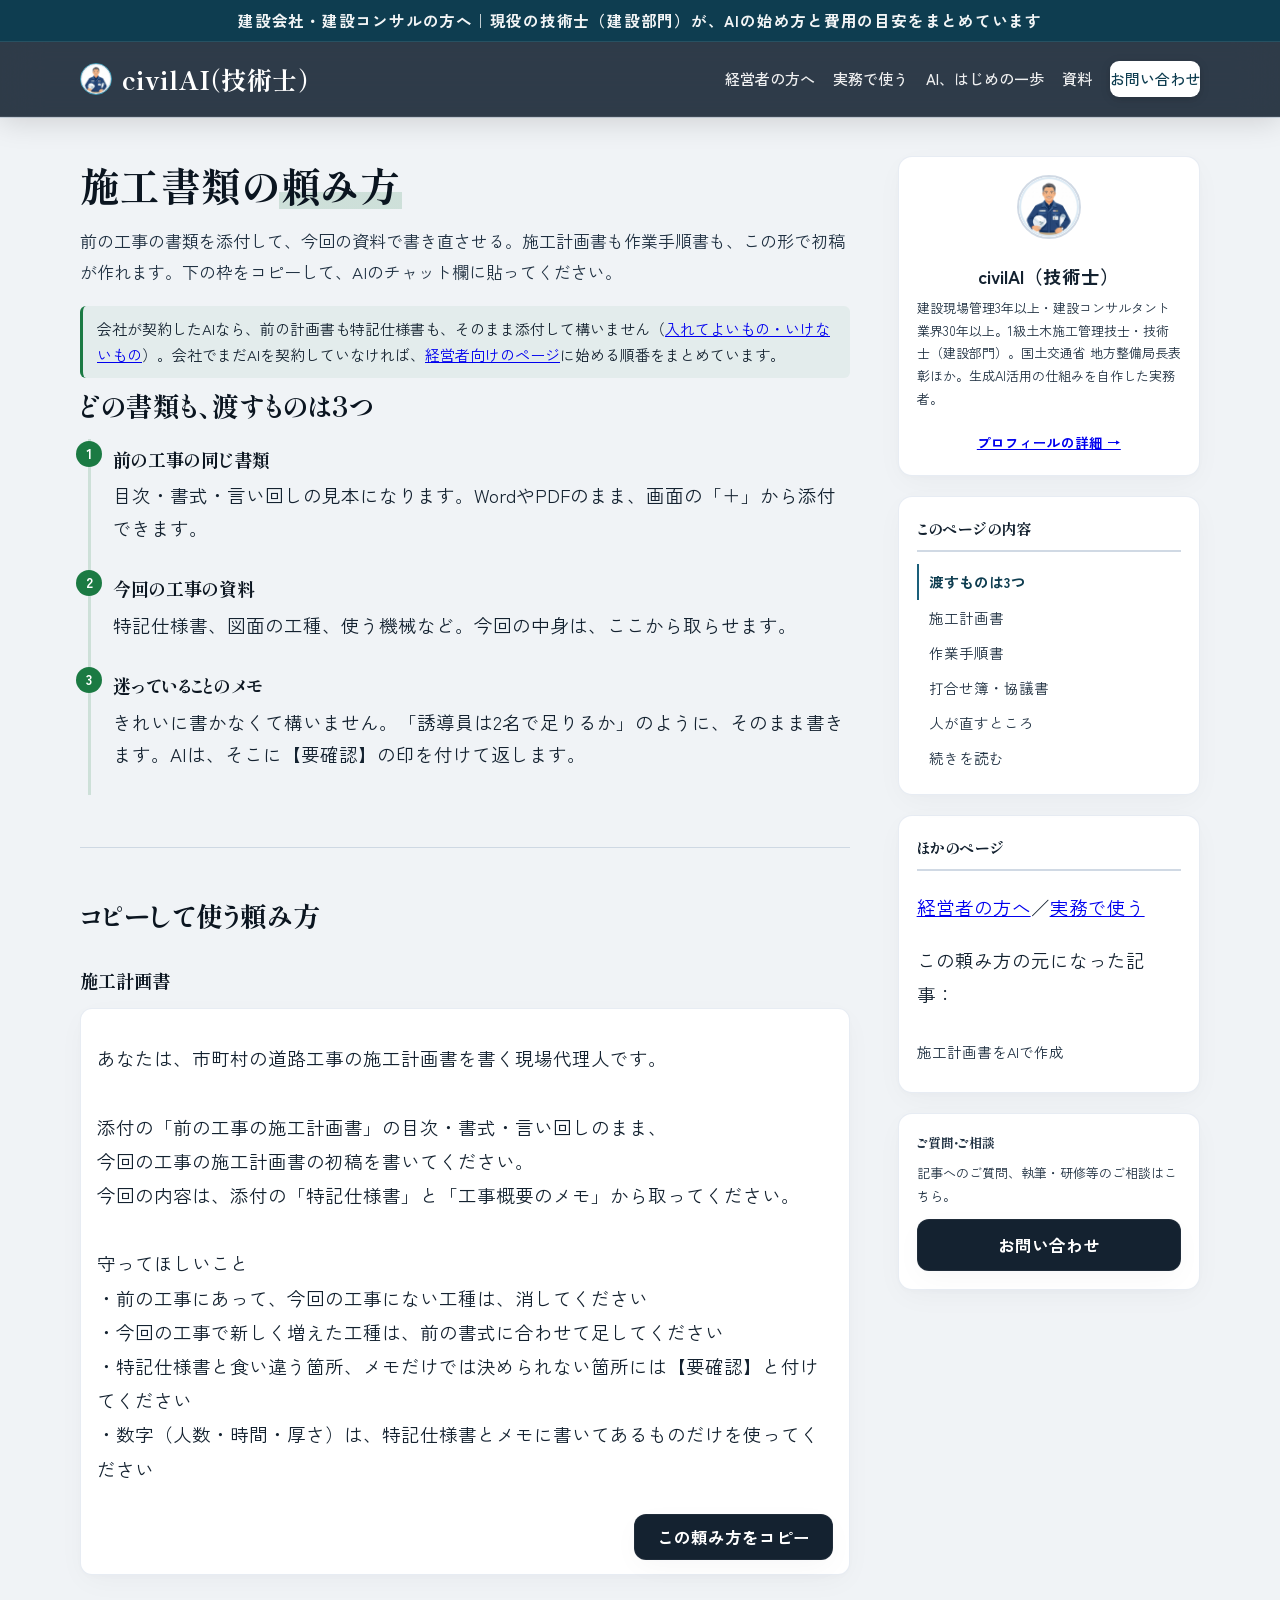
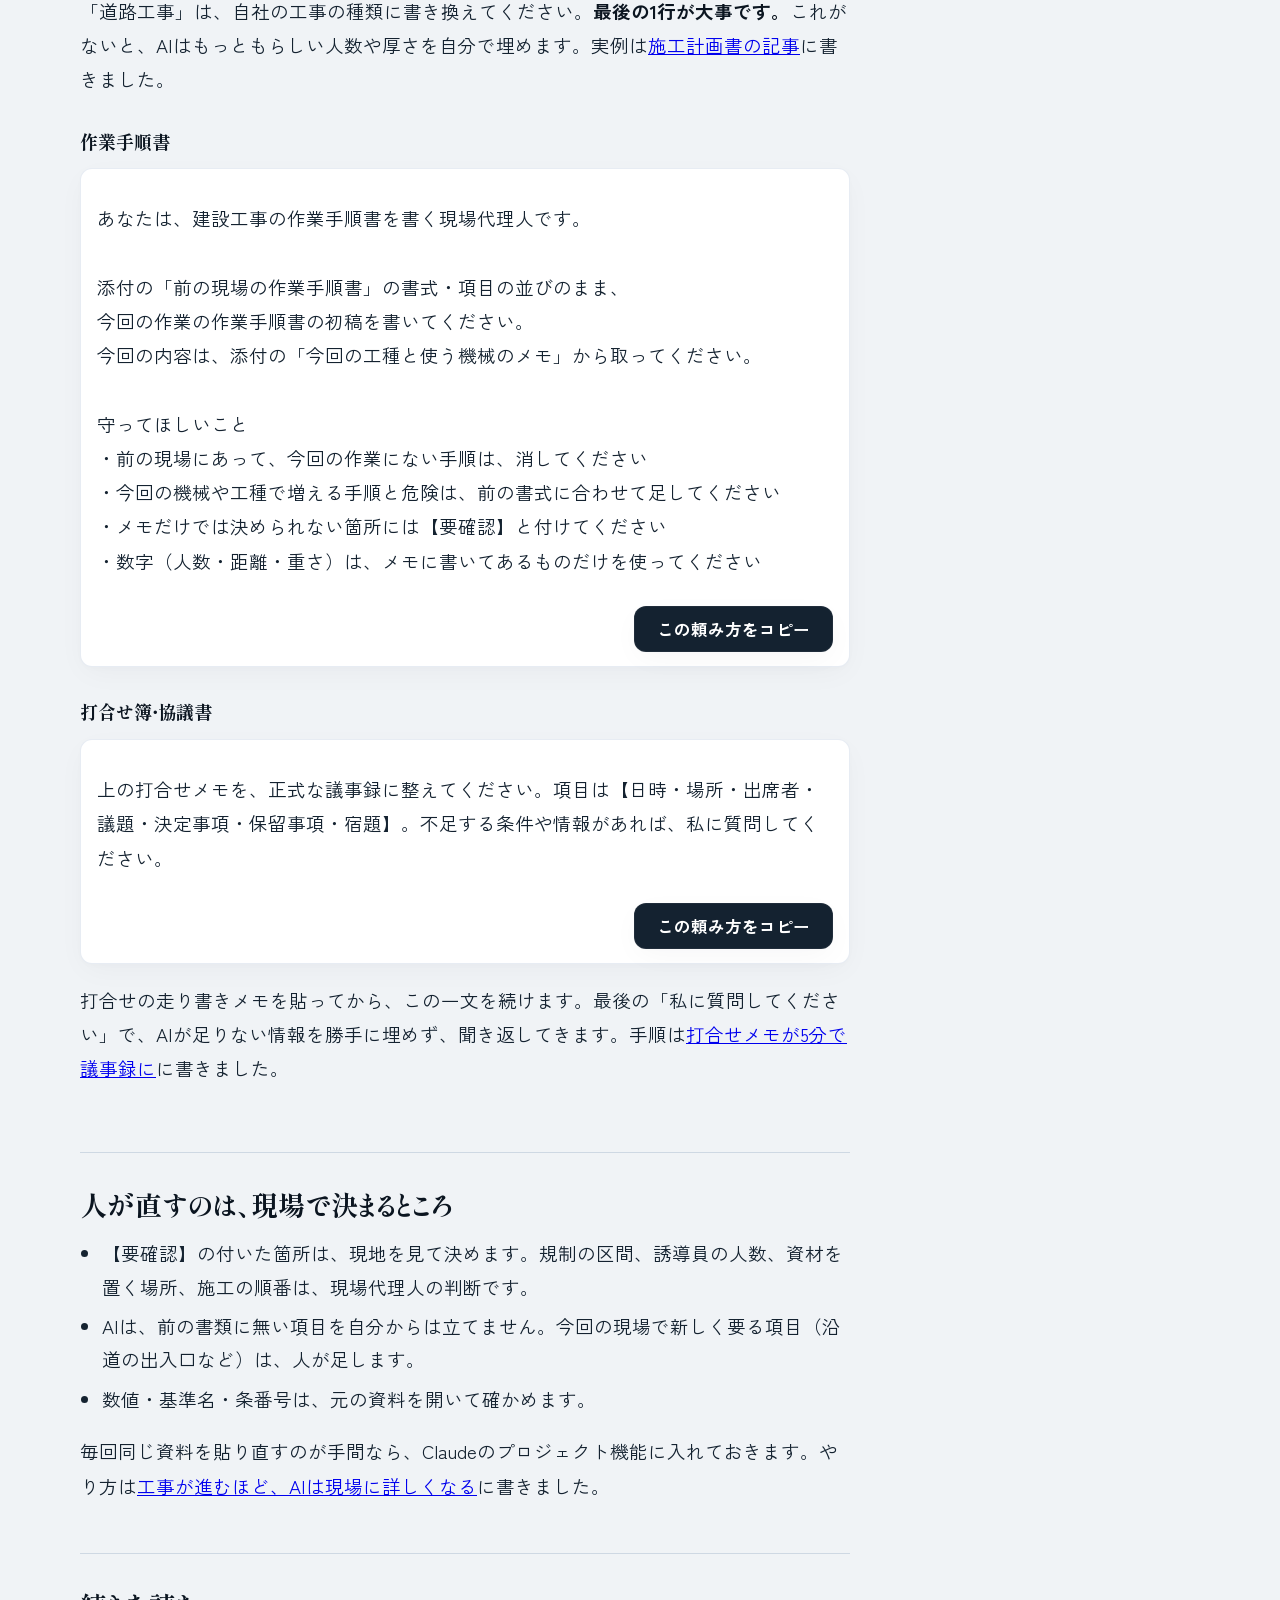
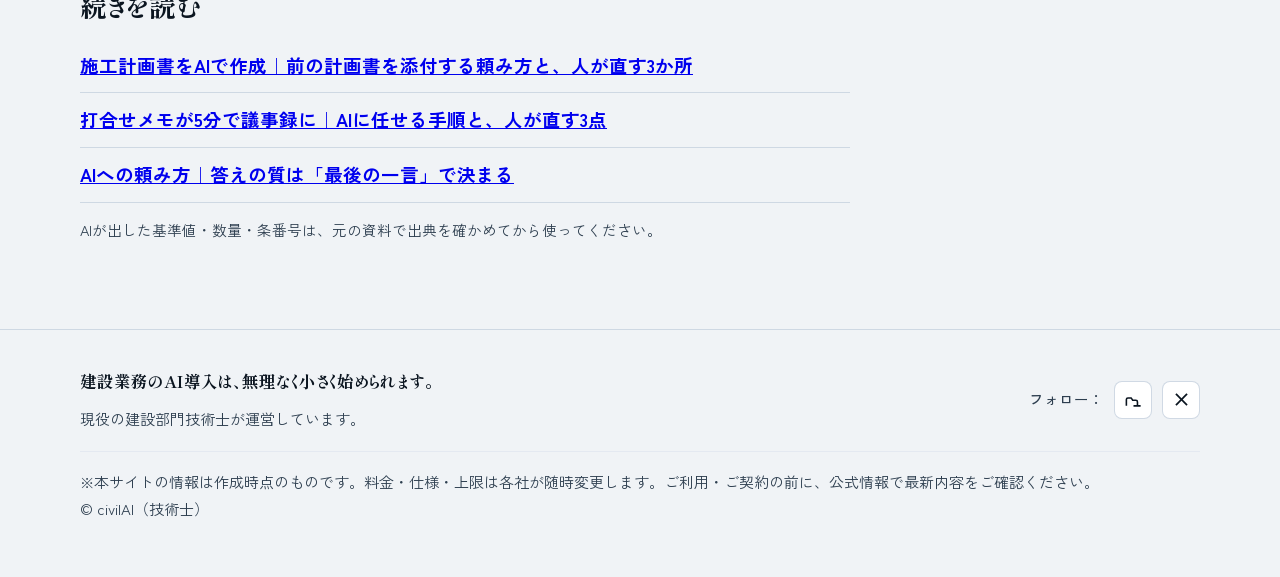
<file: sekou.html>
<!DOCTYPE html>
<html lang="ja">
<head>
<meta charset="UTF-8">
<meta name="viewport" content="width=device-width, initial-scale=1.0">
<title>施工書類の頼み方｜施工計画書・作業手順書・打合せ簿をコピーして使う｜civilAI（技術士）</title>
<meta name="description" content="建設会社の現場代理人向け。前の工事の書類を添付して、今回の資料で書き直させる頼み方を、施工計画書・作業手順書・打合せ簿の3つでコピーできる形にしました。">
<meta property="og:title" content="施工書類の頼み方｜施工計画書・作業手順書・打合せ簿をコピーして使う｜civilAI（技術士）">
<meta property="og:description" content="建設会社の現場代理人向け。前の工事の書類を添付して、今回の資料で書き直させる頼み方を、施工計画書・作業手順書・打合せ簿の3つでコピーできる形にしました。">
<meta property="og:type" content="website">
<meta property="og:locale" content="ja_JP">
<meta name="twitter:card" content="summary_large_image">
<meta name="twitter:title" content="施工書類の頼み方｜施工計画書・作業手順書・打合せ簿をコピーして使う｜civilAI（技術士）">
<meta name="twitter:description" content="建設会社の現場代理人向け。前の工事の書類を添付して、今回の資料で書き直させる頼み方を、施工計画書・作業手順書・打合せ簿の3つでコピーできる形にしました。">
<link rel="preconnect" href="https://fonts.googleapis.com">
<link rel="preconnect" href="https://fonts.gstatic.com" crossorigin>
<link href="https://fonts.googleapis.com/css2?family=Shippori+Mincho:wght@600;700;800&family=Zen+Kaku+Gothic+New:wght@400;500;700&display=swap" rel="stylesheet">
<link rel="stylesheet" href="css/style.css">
<!-- OGP画像・favicon・canonical・構造化データ（公開URL確定済み。変更時は tools/set_site_url.py を再実行） -->
<meta property="og:url" content="https://civil-ai-study.github.io/civilai-site/sekou.html">
<meta property="og:image" content="https://civil-ai-study.github.io/civilai-site/images/og_bridge.jpg">
<meta name="twitter:image" content="https://civil-ai-study.github.io/civilai-site/images/og_bridge.jpg">
<link rel="canonical" href="https://civil-ai-study.github.io/civilai-site/sekou.html">
<link rel="icon" type="image/svg+xml" href="favicon.svg">
<link rel="apple-touch-icon" href="images/avatar_engineer.png">
<script type="application/ld+json">
{
  "@context": "https://schema.org",
  "@type": "WebPage",
  "name": "施工書類の頼み方｜施工計画書・作業手順書・打合せ簿をコピーして使う",
  "url": "https://civil-ai-study.github.io/civilai-site/sekou.html",
  "inLanguage": "ja",
  "description": "建設会社の現場代理人向け。前の工事の書類を添付して、今回の資料で書き直させる頼み方を、施工計画書・作業手順書・打合せ簿の3つでコピーできる形にしました。",
  "isPartOf": {
    "@type": "WebSite",
    "name": "civilAI（技術士）",
    "url": "https://civil-ai-study.github.io/civilai-site/"
  },
  "breadcrumb": {
    "@type": "BreadcrumbList",
    "itemListElement": [
      {"@type": "ListItem", "position": 1, "name": "ホーム", "item": "https://civil-ai-study.github.io/civilai-site/"},
      {"@type": "ListItem", "position": 2, "name": "施工書類の頼み方", "item": "https://civil-ai-study.github.io/civilai-site/sekou.html"}
    ]
  },
  "author": {
    "@type": "Person",
    "name": "civilAI（技術士）",
    "jobTitle": "技術士（建設部門）",
    "knowsAbout": ["建設コンサルタント", "建設DX", "生成AI活用", "土木"],
    "hasCredential": [
      {"@type": "EducationalOccupationalCredential", "credentialCategory": "技術士（建設部門）"},
      {"@type": "EducationalOccupationalCredential", "credentialCategory": "コンクリート診断士"},
      {"@type": "EducationalOccupationalCredential", "credentialCategory": "1級土木施工管理技士"}
    ],
    "award": "国土交通省 地方整備局長表彰",
    "sameAs": ["https://note.com/civilai", "https://x.com/civilai_gishi"]
  }
}
</script>
</head>
<body>

<!-- ===== ナビ（3ドア構造・全ページ共通） ===== -->
<div class="top-bar"><div class="wrap"><span>建設会社・建設コンサルの方へ｜現役の技術士（建設部門）が、AIの始め方と費用の目安をまとめています</span></div></div>

<nav class="nav">
  <div class="nav-in">
    <a href="index.html#top" class="brand">
      <img src="images/avatar_engineer.png" alt="civilAI（技術士）" width="1024" height="1024" class="brand-avatar">
      <span class="brand-name">civilAI<span class="brand-cred">（技術士）</span></span>
    </a>
    <div class="nav-links">
      <a href="keiei.html" class="hideS">経営者の方へ</a>
      <a href="genba.html" class="hideS">実務で使う</a>
      <a href="hajimete.html" class="hideS">AI、はじめの一歩</a>
      <a href="shiryo.html" class="hideS">資料</a>
      <a href="index.html#contact" class="nav-cta">お問い合わせ</a>
      <button class="nav-toggle" type="button" aria-label="メニューを開く" aria-expanded="false" aria-controls="navMenu">
        <span class="bar"></span><span class="bar"></span><span class="bar"></span>
      </button>
    </div>
  </div>
  <div class="nav-menu" id="navMenu">
    <a href="keiei.html">経営者の方へ</a>
    <a href="genba.html">実務で使う</a>
    <a href="hajimete.html">AI、はじめの一歩</a>
    <a href="shiryo.html">資料</a>
    <a href="index.html#contact">お問い合わせ</a>
  </div>
</nav>

<div id="top"></div>

<!-- ===== 本体 ===== -->
<div class="sec sec--doc">
  <div class="wrap">
    <div class="doc-layout">

      <div class="doc-main">

        <!-- 持ち帰れる1枚もの②：施工書類の頼み方（正は note37・note21） -->
        <header class="m-hero">
          <h1>施工書類の<span class="em">頼み方</span></h1>
          <p class="m-sub">前の工事の書類を添付して、今回の資料で書き直させる。施工計画書も作業手順書も、この形で初稿が作れます。下の枠をコピーして、AIのチャット欄に貼ってください。</p>
          <p class="m-note">会社が契約したAIなら、前の計画書も特記仕様書も、そのまま添付して構いません（<a href="ireteyoi.html">入れてよいもの・いけないもの</a>）。会社でまだAIを契約していなければ、<a href="keiei.html">経営者向けのページ</a>に始める順番をまとめています。</p>
        </header>

        <section class="sec sec--compact" id="kata">
          <h2 class="m-h2">どの書類も、渡すものは3つ</h2>
          <ol class="m-steps">
            <li>
              <h3>前の工事の同じ書類</h3>
              <p>目次・書式・言い回しの見本になります。WordやPDFのまま、画面の「＋」から添付できます。</p>
            </li>
            <li>
              <h3>今回の工事の資料</h3>
              <p>特記仕様書、図面の工種、使う機械など。今回の中身は、ここから取らせます。</p>
            </li>
            <li>
              <h3>迷っていることのメモ</h3>
              <p>きれいに書かなくて構いません。「誘導員は2名で足りるか」のように、そのまま書きます。AIは、そこに【要確認】の印を付けて返します。</p>
            </li>
          </ol>
        </section>

        <section class="sec" id="tanomi">
          <h2 class="m-h2">コピーして使う頼み方</h2>

          <h3 class="m-h3" id="keikaku">施工計画書</h3>
          <div class="copy-card">
            <p><span class="copy-text">あなたは、市町村の道路工事の施工計画書を書く現場代理人です。

添付の「前の工事の施工計画書」の目次・書式・言い回しのまま、
今回の工事の施工計画書の初稿を書いてください。
今回の内容は、添付の「特記仕様書」と「工事概要のメモ」から取ってください。

守ってほしいこと
・前の工事にあって、今回の工事にない工種は、消してください
・今回の工事で新しく増えた工種は、前の書式に合わせて足してください
・特記仕様書と食い違う箇所、メモだけでは決められない箇所には【要確認】と付けてください
・数字（人数・時間・厚さ）は、特記仕様書とメモに書いてあるものだけを使ってください</span></p>
            <button type="button" class="btn btn-primary btn-sm copy-btn">この頼み方をコピー</button>
          </div>
          <p>「道路工事」は、自社の工事の種類に書き換えてください。<strong>最後の1行が大事です。</strong>これがないと、AIはもっともらしい人数や厚さを自分で埋めます。実例は<a href="https://note.com/civilai/n/n3bdb43b26d39" target="_blank" rel="noopener">施工計画書の記事</a>に書きました。</p>

          <h3 class="m-h3" id="tejun">作業手順書</h3>
          <div class="copy-card">
            <p><span class="copy-text">あなたは、建設工事の作業手順書を書く現場代理人です。

添付の「前の現場の作業手順書」の書式・項目の並びのまま、
今回の作業の作業手順書の初稿を書いてください。
今回の内容は、添付の「今回の工種と使う機械のメモ」から取ってください。

守ってほしいこと
・前の現場にあって、今回の作業にない手順は、消してください
・今回の機械や工種で増える手順と危険は、前の書式に合わせて足してください
・メモだけでは決められない箇所には【要確認】と付けてください
・数字（人数・距離・重さ）は、メモに書いてあるものだけを使ってください</span></p>
            <button type="button" class="btn btn-primary btn-sm copy-btn">この頼み方をコピー</button>
          </div>

          <h3 class="m-h3" id="uchiawase">打合せ簿・協議書</h3>
          <div class="copy-card">
            <p><span class="copy-text">上の打合せメモを、正式な議事録に整えてください。項目は【日時・場所・出席者・議題・決定事項・保留事項・宿題】。不足する条件や情報があれば、私に質問してください。</span></p>
            <button type="button" class="btn btn-primary btn-sm copy-btn">この頼み方をコピー</button>
          </div>
          <p>打合せの走り書きメモを貼ってから、この一文を続けます。最後の「私に質問してください」で、AIが足りない情報を勝手に埋めず、聞き返してきます。手順は<a href="https://note.com/civilai/n/n67f9bfb74646" target="_blank" rel="noopener">打合せメモが5分で議事録に</a>に書きました。</p>
        </section>

        <section class="sec sec--compact" id="naosu">
          <h2 class="m-h2">人が直すのは、現場で決まるところ</h2>
          <ul class="m-list">
            <li>【要確認】の付いた箇所は、現地を見て決めます。規制の区間、誘導員の人数、資材を置く場所、施工の順番は、現場代理人の判断です。</li>
            <li>AIは、前の書類に無い項目を自分からは立てません。今回の現場で新しく要る項目（沿道の出入口など）は、人が足します。</li>
            <li>数値・基準名・条番号は、元の資料を開いて確かめます。</li>
          </ul>
          <p>毎回同じ資料を貼り直すのが手間なら、Claudeのプロジェクト機能に入れておきます。やり方は<a href="https://note.com/civilai/n/n58a073b91a18" target="_blank" rel="noopener">工事が進むほど、AIは現場に詳しくなる</a>に書きました。</p>
        </section>

        <section class="sec sec--compact" id="tsuzuki">
          <h2 class="m-h2">続きを読む</h2>
          <ul class="m-top3">
            <li><a href="https://note.com/civilai/n/n3bdb43b26d39" target="_blank" rel="noopener">施工計画書をAIで作成｜前の計画書を添付する頼み方と、人が直す3か所</a></li>
            <li><a href="https://note.com/civilai/n/n67f9bfb74646" target="_blank" rel="noopener">打合せメモが5分で議事録に｜AIに任せる手順と、人が直す3点</a></li>
            <li><a href="https://note.com/civilai/n/n8abf720067d7" target="_blank" rel="noopener">AIへの頼み方｜答えの質は「最後の一言」で決まる</a></li>
          </ul>
          <p class="m-soon">AIが出した基準値・数量・条番号は、元の資料で出典を確かめてから使ってください。</p>
        </section>


      </div>

      <aside class="sidebar" aria-label="補助情報">
        <div class="side-card side-profile">
          <img src="images/avatar_engineer.png" alt="civilAI（技術士）" width="1024" height="1024" loading="lazy" class="sp-avatar">
          <p class="sp-name">civilAI（技術士）</p>
          <p class="sp-bio">建設現場管理3年以上・建設コンサルタント業界30年以上。1級土木施工管理技士・技術士（建設部門）。国土交通省 地方整備局長表彰ほか。生成AI活用の仕組みを自作した実務者。</p>
          <a href="index.html#about" class="sp-link">プロフィールの詳細 →</a>
        </div>
        <div class="side-card side-toc">
          <p class="side-title">このページの内容</p>
          <ul>
            <li><a href="#kata" class="toc-link">渡すものは3つ</a></li>
            <li><a href="#keikaku" class="toc-link">施工計画書</a></li>
            <li><a href="#tejun" class="toc-link">作業手順書</a></li>
            <li><a href="#uchiawase" class="toc-link">打合せ簿・協議書</a></li>
            <li><a href="#naosu" class="toc-link">人が直すところ</a></li>
            <li><a href="#tsuzuki" class="toc-link">続きを読む</a></li>
          </ul>
        </div>
        <div class="side-card side-nav">
          <p class="side-title">ほかのページ</p>
          <p><a href="keiei.html">経営者の方へ</a>／<a href="genba.html">実務で使う</a></p>
          <p>この頼み方の元になった記事：</p>
          <ul>
            <li><a href="genba.html#art-sekokeikaku">施工計画書をAIで作成</a></li>
          </ul>
        </div>
        <div class="side-card side-cta">
          <p class="side-title">ご質問・ご相談</p>
          <p>記事へのご質問、執筆・研修等のご相談はこちら。</p>
          <a href="index.html#contact" class="btn btn-primary btn-sm">お問い合わせ</a>
        </div>
      </aside>

    </div>
  </div>
</div>

<!-- ===== フッター ===== -->
<footer class="foot">
  <div class="wrap">
    <div class="foot-top">
      <div class="foot-brand">
        <span class="pledge">建設業務のAI導入は、無理なく小さく始められます。</span>
        現役の建設部門技術士が運営しています。
      </div>
      <div class="foot-social" aria-label="SNS">
        <span class="foot-social-label">フォロー：</span>
        <a class="foot-social-link" href="https://note.com/civilai" target="_blank" rel="noopener" title="note" aria-label="noteをフォロー">
          <svg viewBox="0 0 24 24" fill="none" stroke="currentColor" stroke-width="2" aria-hidden="true" focusable="false">
            <path d="M12 20h9M3 20v-8a2 2 0 0 1 2-2h4l2 3h4a2 2 0 0 1 2 2v5"/>
          </svg>
        </a>
        <a class="foot-social-link" href="https://x.com/civilai_gishi" target="_blank" rel="noopener" title="X" aria-label="Xをフォロー">
          <svg viewBox="0 0 24 24" fill="none" stroke="currentColor" stroke-width="2.2" aria-hidden="true" focusable="false">
            <line x1="5" y1="5" x2="19" y2="19"/>
            <line x1="19" y1="5" x2="5" y2="19"/>
          </svg>
        </a>
      </div>
    </div>
    <div class="foot-bottom">
      ※本サイトの情報は作成時点のものです。料金・仕様・上限は各社が随時変更します。ご利用・ご契約の前に、公式情報で最新内容をご確認ください。<br>
      © civilAI（技術士）
    </div>
  </div>
</footer>

<script src="js/main.js" defer></script>
</body>
</html>
</file>
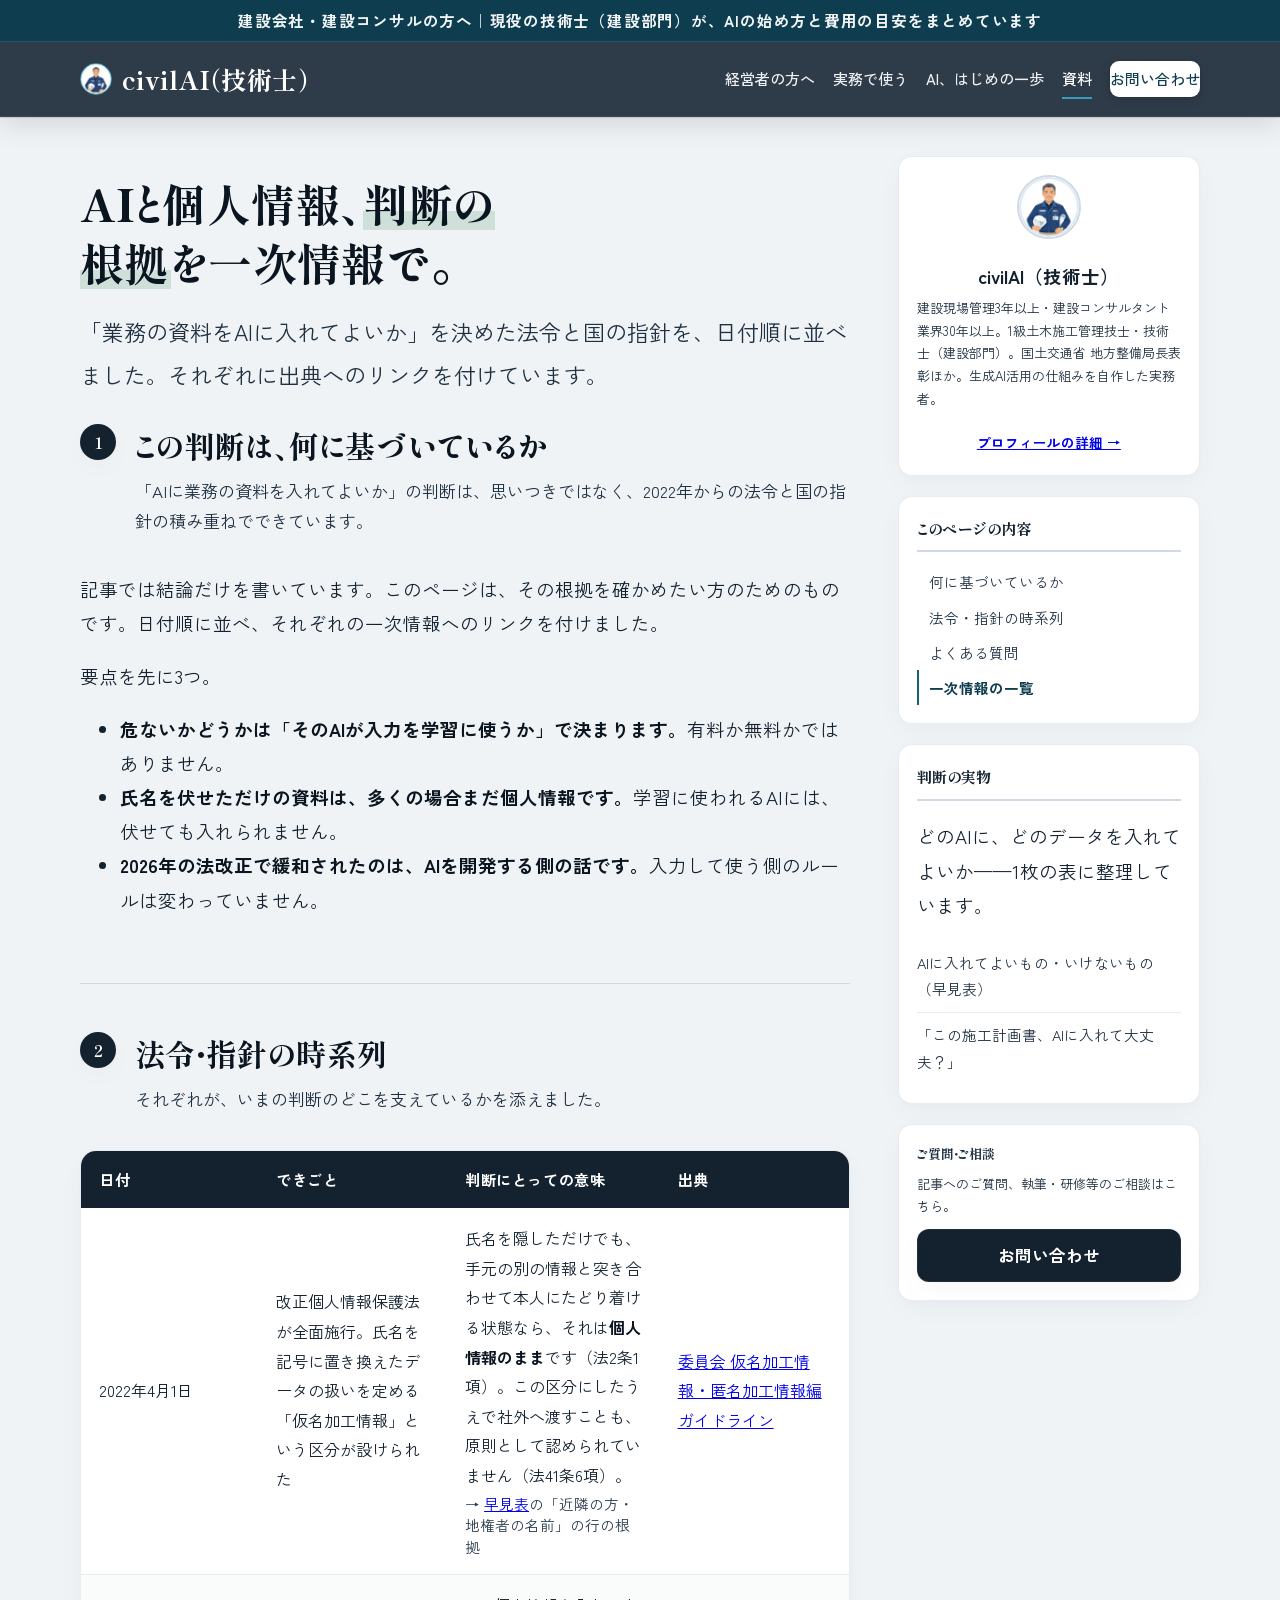
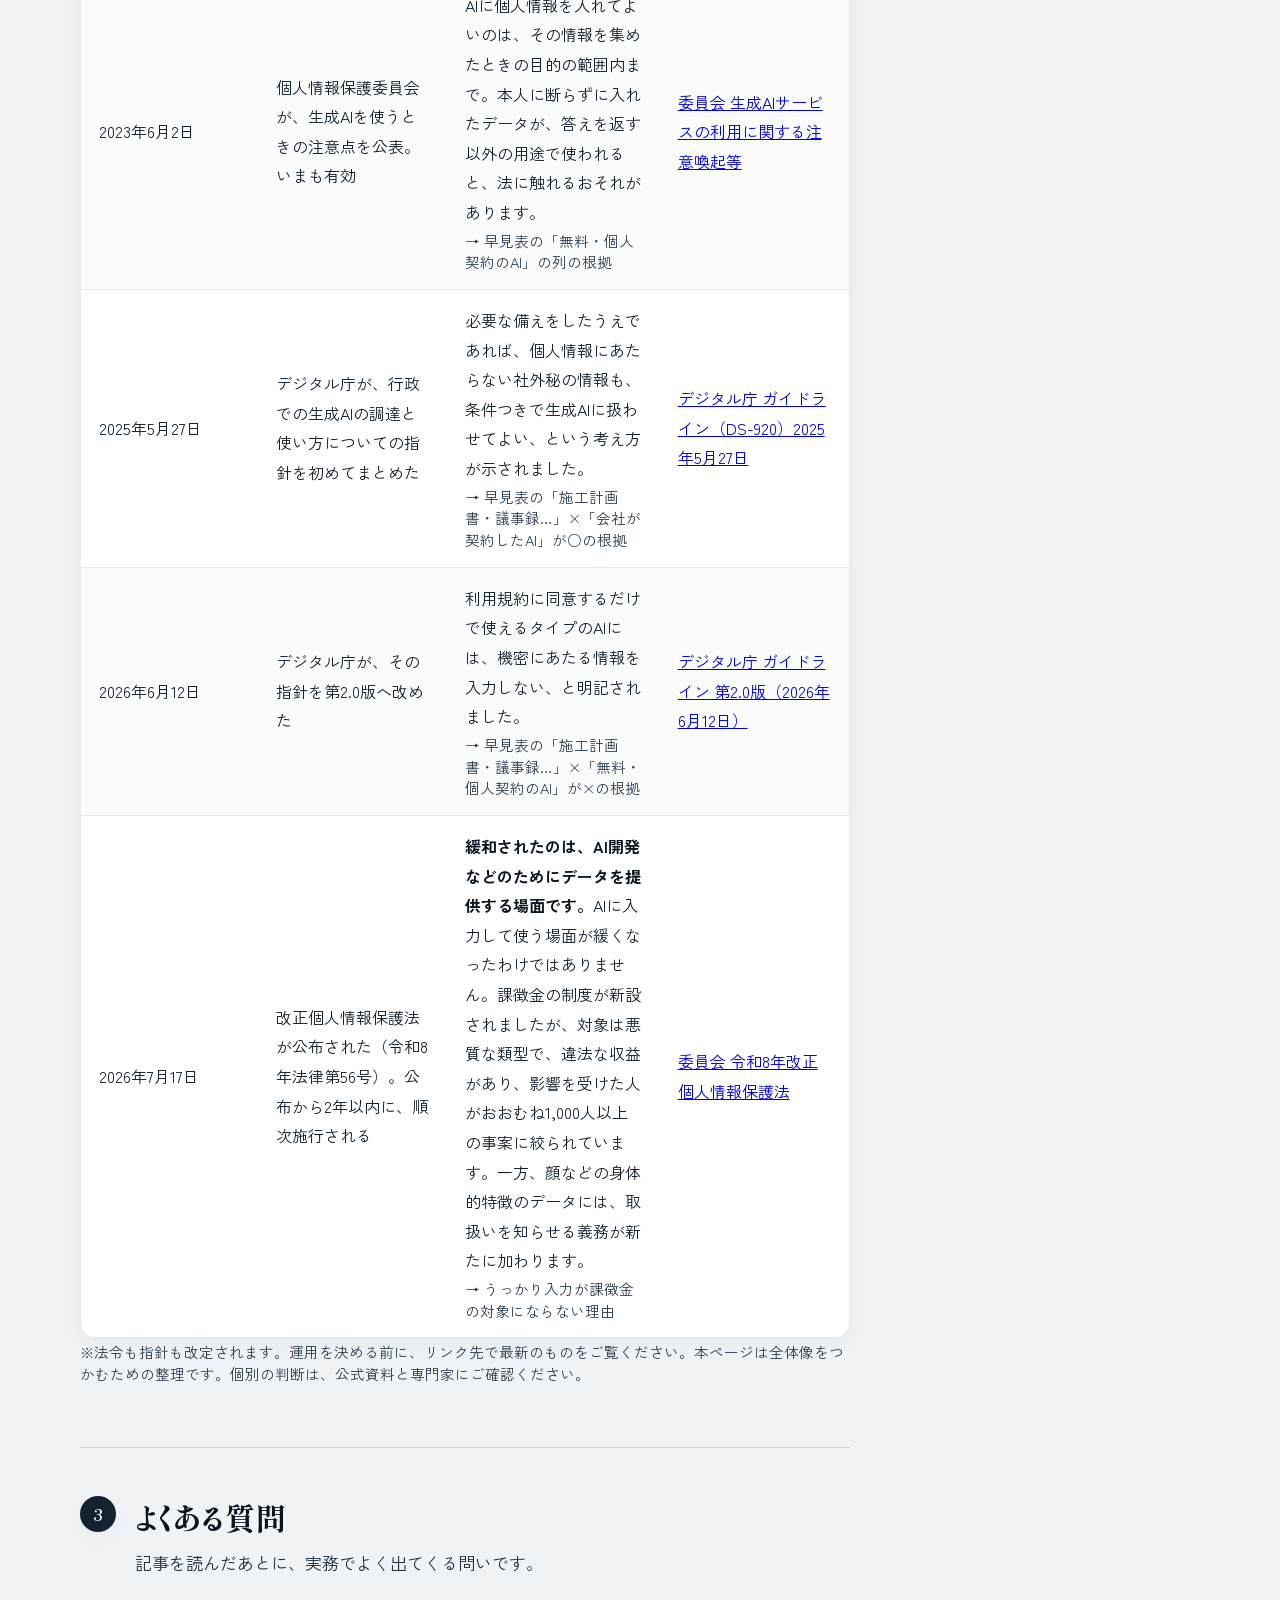
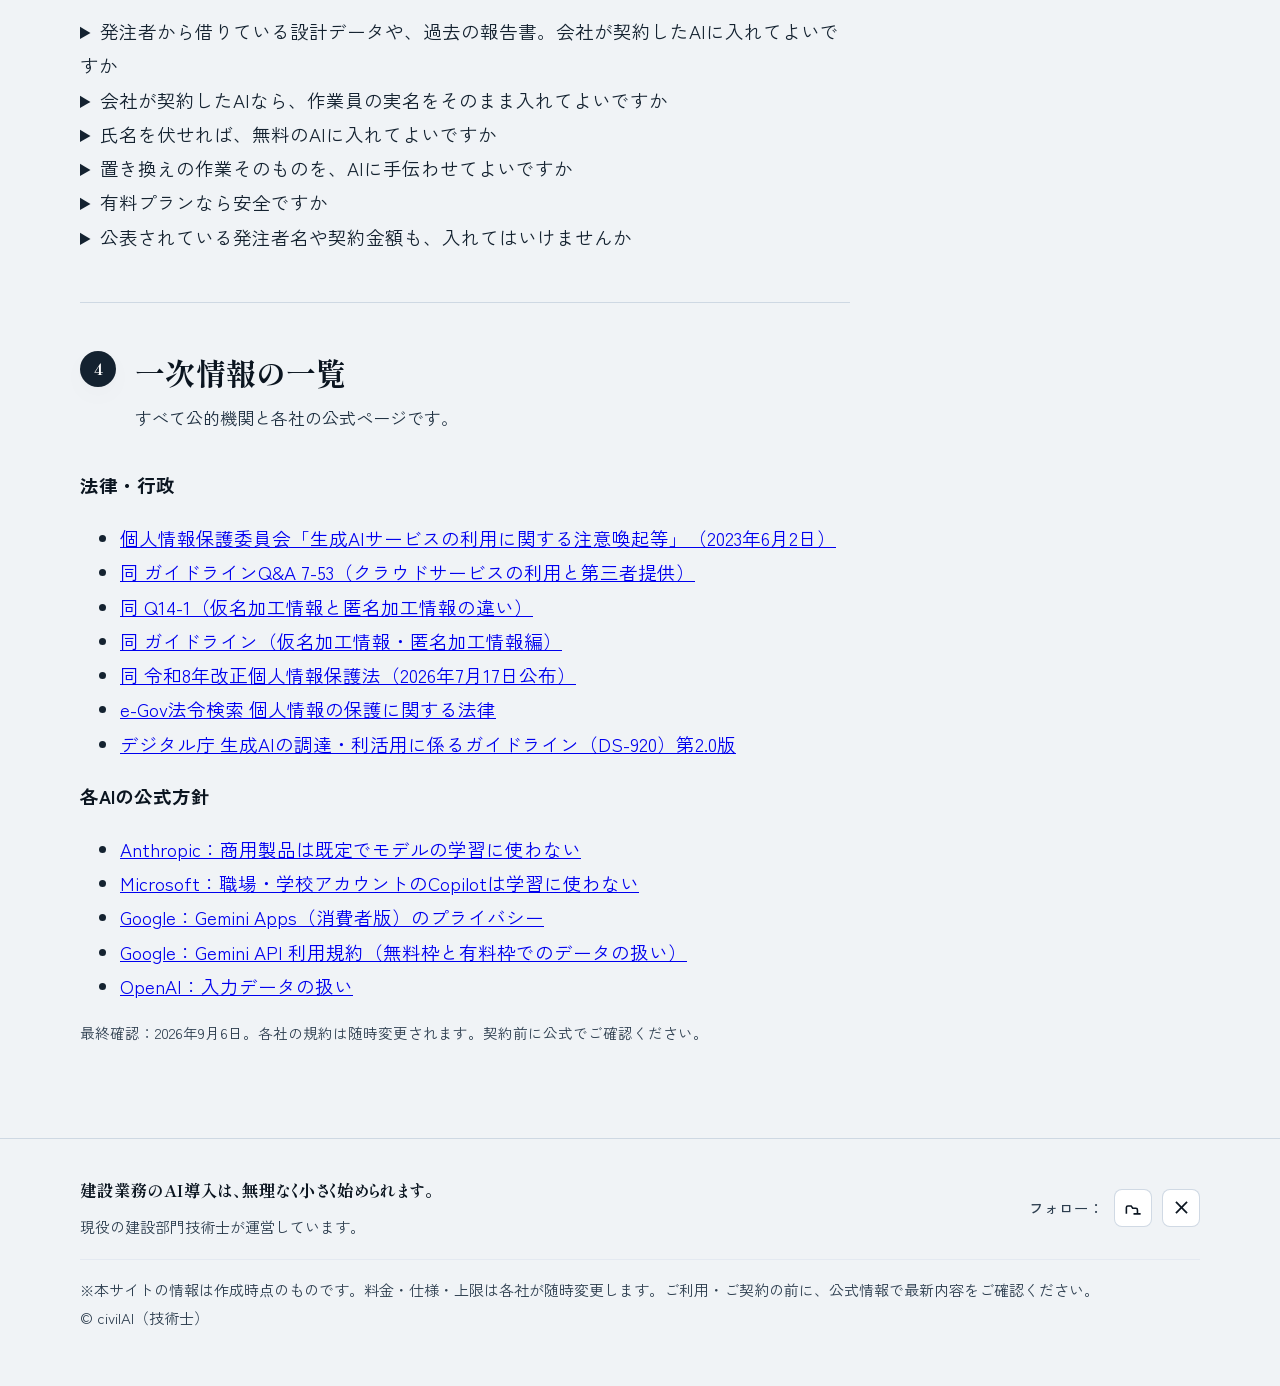
<file: shiryo.html>
<!DOCTYPE html>
<html lang="ja">
<head>
<meta charset="UTF-8">
<meta name="viewport" content="width=device-width, initial-scale=1.0">
<title>AIと個人情報｜法令・指針の時系列と出典｜civilAI（技術士）</title>
<meta name="description" content="生成AIに業務の資料を入れてよいかどうかの判断は、2022年からの法令・指針の積み重ねに基づいています。時系列と一次情報の出典を、現役の建設部門技術士が整理しました。">
<meta property="og:title" content="AIと個人情報｜法令・指針の時系列と出典｜civilAI（技術士）">
<meta property="og:description" content="生成AIに業務の資料を入れてよいかどうかの判断は、2022年からの法令・指針の積み重ねに基づいています。時系列と一次情報の出典を、現役の建設部門技術士が整理しました。">
<meta property="og:type" content="website">
<meta property="og:locale" content="ja_JP">
<meta name="twitter:card" content="summary_large_image">
<meta name="twitter:title" content="AIと個人情報｜法令・指針の時系列と出典｜civilAI（技術士）">
<meta name="twitter:description" content="生成AIに業務の資料を入れてよいかどうかの判断は、2022年からの法令・指針の積み重ねに基づいています。時系列と一次情報の出典を、現役の建設部門技術士が整理しました。">
<link rel="preconnect" href="https://fonts.googleapis.com">
<link rel="preconnect" href="https://fonts.gstatic.com" crossorigin>
<link href="https://fonts.googleapis.com/css2?family=Shippori+Mincho:wght@600;700;800&family=Zen+Kaku+Gothic+New:wght@400;500;700&display=swap" rel="stylesheet">
<link rel="stylesheet" href="css/style.css">
<!-- OGP画像・favicon・canonical・構造化データ（公開URL確定済み。変更時は tools/set_site_url.py を再実行） -->
<meta property="og:url" content="https://civil-ai-study.github.io/civilai-site/shiryo.html">
<meta property="og:image" content="https://civil-ai-study.github.io/civilai-site/images/og_bridge.jpg">
<meta name="twitter:image" content="https://civil-ai-study.github.io/civilai-site/images/og_bridge.jpg">
<link rel="canonical" href="https://civil-ai-study.github.io/civilai-site/shiryo.html">
<link rel="icon" type="image/svg+xml" href="favicon.svg">
<link rel="apple-touch-icon" href="images/avatar_engineer.png">
<script type="application/ld+json">
{
  "@context": "https://schema.org",
  "@type": "WebPage",
  "name": "AIと個人情報｜法令・指針の時系列と出典",
  "url": "https://civil-ai-study.github.io/civilai-site/shiryo.html",
  "inLanguage": "ja",
  "description": "生成AIに業務の資料を入れてよいかどうかの判断は、2022年からの法令・指針の積み重ねに基づいています。時系列と一次情報の出典を、現役の建設部門技術士が整理しました。",
  "isPartOf": {
    "@type": "WebSite",
    "name": "civilAI（技術士）",
    "url": "https://civil-ai-study.github.io/civilai-site/"
  },
  "breadcrumb": {
    "@type": "BreadcrumbList",
    "itemListElement": [
      {"@type": "ListItem", "position": 1, "name": "ホーム", "item": "https://civil-ai-study.github.io/civilai-site/"},
      {"@type": "ListItem", "position": 2, "name": "資料", "item": "https://civil-ai-study.github.io/civilai-site/shiryo.html"}
    ]
  },
  "author": {
    "@type": "Person",
    "name": "civilAI（技術士）",
    "jobTitle": "技術士（建設部門）",
    "knowsAbout": ["建設コンサルタント", "建設DX", "生成AI活用", "土木"],
    "hasCredential": [
      {"@type": "EducationalOccupationalCredential", "credentialCategory": "技術士（建設部門）"},
      {"@type": "EducationalOccupationalCredential", "credentialCategory": "コンクリート診断士"},
      {"@type": "EducationalOccupationalCredential", "credentialCategory": "1級土木施工管理技士"}
    ],
    "award": "国土交通省 地方整備局長表彰",
    "sameAs": ["https://note.com/civilai", "https://x.com/civilai_gishi"]
  }
}
</script>
</head>
<body>

<!-- ===== ナビ（3ドア構造・全ページ共通） ===== -->
<div class="top-bar"><div class="wrap"><span>建設会社・建設コンサルの方へ｜現役の技術士（建設部門）が、AIの始め方と費用の目安をまとめています</span></div></div>

<nav class="nav">
  <div class="nav-in">
    <a href="index.html#top" class="brand">
      <img src="images/avatar_engineer.png" alt="civilAI（技術士）" width="1024" height="1024" class="brand-avatar">
      <span class="brand-name">civilAI<span class="brand-cred">（技術士）</span></span>
    </a>
    <div class="nav-links">
      <a href="keiei.html" class="hideS">経営者の方へ</a>
      <a href="genba.html" class="hideS">実務で使う</a>
      <a href="hajimete.html" class="hideS">AI、はじめの一歩</a>
      <a href="shiryo.html" class="hideS is-active">資料</a>
      <a href="index.html#contact" class="nav-cta">お問い合わせ</a>
      <button class="nav-toggle" type="button" aria-label="メニューを開く" aria-expanded="false" aria-controls="navMenu">
        <span class="bar"></span><span class="bar"></span><span class="bar"></span>
      </button>
    </div>
  </div>
  <div class="nav-menu" id="navMenu">
    <a href="keiei.html">経営者の方へ</a>
    <a href="genba.html">実務で使う</a>
    <a href="hajimete.html">AI、はじめの一歩</a>
    <a href="shiryo.html">資料</a>
    <a href="index.html#contact">お問い合わせ</a>
  </div>
</nav>

<div id="top"></div>

<!-- ===== 本体 ===== -->
<div class="sec sec--doc">
  <div class="wrap">
    <div class="doc-layout">

      <div class="doc-main">

        <!-- ページタイトル（本文カラム内・標準ブログ型。keiei と同じ構造） -->
        <header class="hero">
          <div class="wrap hero-wrap">
            <div class="hero-text-area">
              <h1 class="reveal">AIと個人情報、<span class="em">判断の根拠</span>を一次情報で。</h1>
              <p class="sub reveal">「業務の資料をAIに入れてよいか」を決めた法令と国の指針を、日付順に並べました。それぞれに出典へのリンクを付けています。</p>
            </div>
          </div>
        </header>

        <section class="sec" id="intro">
          <div class="sec-head reveal">
            <span class="sec-no">1</span>
            <div>
              <h2>この判断は、何に基づいているか</h2>
              <p>「AIに業務の資料を入れてよいか」の判断は、思いつきではなく、2022年からの法令と国の指針の積み重ねでできています。</p>
            </div>
          </div>
          <p class="reveal">記事では結論だけを書いています。このページは、その根拠を確かめたい方のためのものです。日付順に並べ、それぞれの一次情報へのリンクを付けました。</p>
          <p class="reveal">要点を先に3つ。</p>
          <ul class="reveal">
            <li><strong>危ないかどうかは「そのAIが入力を学習に使うか」で決まります。</strong>有料か無料かではありません。</li>
            <li><strong>氏名を伏せただけの資料は、多くの場合まだ個人情報です。</strong>学習に使われるAIには、伏せても入れられません。</li>
            <li><strong>2026年の法改正で緩和されたのは、AIを開発する側の話です。</strong>入力して使う側のルールは変わっていません。</li>
          </ul>
        </section>

        <section class="sec" id="timeline">
          <div class="sec-head reveal">
            <span class="sec-no">2</span>
            <div>
              <h2>法令・指針の時系列</h2>
              <p>それぞれが、いまの判断のどこを支えているかを添えました。</p>
            </div>
          </div>

          <div class="table-scroll reveal">
          <table class="compare-table">
            <thead>
              <tr><th>日付</th><th>できごと</th><th>判断にとっての意味</th><th>出典</th></tr>
            </thead>
            <tbody>
              <tr>
                <td data-label="日付">2022年4月1日</td>
                <td data-label="できごと">改正個人情報保護法が全面施行。氏名を記号に置き換えたデータの扱いを定める「仮名加工情報」という区分が設けられた</td>
                <td data-label="意味">氏名を隠しただけでも、手元の別の情報と突き合わせて本人にたどり着ける状態なら、それは<strong>個人情報のまま</strong>です（法2条1項）。この区分にしたうえで社外へ渡すことも、原則として認められていません（法41条6項）。<span class="small">→ <a href="ireteyoi.html">早見表</a>の「近隣の方・地権者の名前」の行の根拠</span></td>
                <td data-label="出典"><a href="https://www.ppc.go.jp/personalinfo/legal/guidelines_anonymous/" target="_blank" rel="noopener">委員会 仮名加工情報・匿名加工情報編ガイドライン</a></td>
              </tr>
              <tr>
                <td data-label="日付">2023年6月2日</td>
                <td data-label="できごと">個人情報保護委員会が、生成AIを使うときの注意点を公表。いまも有効</td>
                <td data-label="意味">AIに個人情報を入れてよいのは、その情報を集めたときの目的の範囲内まで。本人に断らずに入れたデータが、答えを返す以外の用途で使われると、法に触れるおそれがあります。<span class="small">→ 早見表の「無料・個人契約のAI」の列の根拠</span></td>
                <td data-label="出典"><a href="https://www.ppc.go.jp/news/careful_information/230602_AI_utilize_alert/" target="_blank" rel="noopener">委員会 生成AIサービスの利用に関する注意喚起等</a></td>
              </tr>
              <tr>
                <td data-label="日付">2025年5月27日</td>
                <td data-label="できごと">デジタル庁が、行政での生成AIの調達と使い方についての指針を初めてまとめた</td>
                <td data-label="意味">必要な備えをしたうえであれば、個人情報にあたらない社外秘の情報も、条件つきで生成AIに扱わせてよい、という考え方が示されました。<span class="small">→ 早見表の「施工計画書・議事録…」×「会社が契約したAI」が○の根拠</span></td>
                <td data-label="出典"><a href="https://www.digital.go.jp/assets/contents/node/basic_page/field_ref_resources/e2a06143-ed29-4f1d-9c31-0f06fca67afc/93b24a4c/20250527_resources_standard_guidelines_guideline_03.pdf" target="_blank" rel="noopener">デジタル庁 ガイドライン（DS-920）2025年5月27日</a></td>
              </tr>
              <tr>
                <td data-label="日付">2026年6月12日</td>
                <td data-label="できごと">デジタル庁が、その指針を第2.0版へ改めた</td>
                <td data-label="意味">利用規約に同意するだけで使えるタイプのAIには、機密にあたる情報を入力しない、と明記されました。<span class="small">→ 早見表の「施工計画書・議事録…」×「無料・個人契約のAI」が×の根拠</span></td>
                <td data-label="出典"><a href="https://www.digital.go.jp/assets/contents/node/information/field_ref_resources/decb64eb-f26e-41cb-8d37-f3dd173108b8/59054b35/20260612_resources_standard_guidelines_guideline_01.pdf" target="_blank" rel="noopener">デジタル庁 ガイドライン 第2.0版（2026年6月12日）</a></td>
              </tr>
              <tr>
                <td data-label="日付">2026年7月17日</td>
                <td data-label="できごと">改正個人情報保護法が公布された（令和8年法律第56号）。公布から2年以内に、順次施行される</td>
                <td data-label="意味"><strong>緩和されたのは、AI開発などのためにデータを提供する場面です。</strong>AIに入力して使う場面が緩くなったわけではありません。課徴金の制度が新設されましたが、対象は悪質な類型で、違法な収益があり、影響を受けた人がおおむね1,000人以上の事案に絞られています。一方、顔などの身体的特徴のデータには、取扱いを知らせる義務が新たに加わります。<span class="small">→ うっかり入力が課徴金の対象にならない理由</span></td>
                <td data-label="出典"><a href="https://www.ppc.go.jp/personalinfo/legal/r8kaiseihogohou/" target="_blank" rel="noopener">委員会 令和8年改正個人情報保護法</a></td>
              </tr>
            </tbody>
          </table>
          </div>
          <p class="small reveal">※法令も指針も改定されます。運用を決める前に、リンク先で最新のものをご覧ください。本ページは全体像をつかむための整理です。個別の判断は、公式資料と専門家にご確認ください。</p>
        </section>

        <section class="sec" id="faq">
          <div class="sec-head reveal">
            <span class="sec-no">3</span>
            <div>
              <h2>よくある質問</h2>
              <p>記事を読んだあとに、実務でよく出てくる問いです。</p>
            </div>
          </div>

          <details class="reveal"><summary>発注者から借りている設計データや、過去の報告書。会社が契約したAIに入れてよいですか</summary>
            <p>個人情報を含まない業務の資料であれば、入力を学習に使わない契約のAIには、そのまま入れて構いません。ただし、発注者との契約に資料の取扱いの定めがあるときは、そちらが優先します。</p></details>

          <details class="reveal"><summary>会社が契約したAIなら、作業員の実名をそのまま入れてよいですか</summary>
            <p>はい、構いません。自社や協力会社の作業員の名前は、会社が契約したAIなら、そのまま入れられます。入れないのは、工事で預かった外部の方（地権者・近隣の方など）の名前と、まだ公表されていない金額です。</p></details>

          <details class="reveal"><summary>氏名を伏せれば、無料のAIに入れてよいですか</summary>
            <p>いいえ。氏名を伏せただけでは、多くの場合まだ個人情報です。無料・個人契約のAIには、伏せても入れないでください。</p></details>

          <details class="reveal"><summary>置き換えの作業そのものを、AIに手伝わせてよいですか</summary>
            <p>やめてください。置き換えを頼むには、先に生のままの情報をそのAIに入れることになります。順番が逆です。置き換えはExcelやWordの置換機能で行い、誰が「地権者A」かを書いたメモは手元に置きます。</p></details>

          <details class="reveal"><summary>有料プランなら安全ですか</summary>
            <p>分かれ目は有料か無料かではなく、会社が法人として契約したものか、個人向けかです。個人向けは、有料プランでも学習の対象になることがあります。</p></details>

          <details class="reveal"><summary>公表されている発注者名や契約金額も、入れてはいけませんか</summary>
            <p>公表されているものは、もう秘密ではありません。工事看板に出ている工事名・工事場所・発注者名も、入札結果として公表された契約金額も同じです。入れないのは、まだ公表されていない金額（予定価格、応札前の見積、協議中の設計変更額）です。</p></details>
        </section>

        <section class="sec" id="sources">
          <div class="sec-head reveal">
            <span class="sec-no">4</span>
            <div>
              <h2>一次情報の一覧</h2>
              <p>すべて公的機関と各社の公式ページです。</p>
            </div>
          </div>
          <p class="reveal"><strong>法律・行政</strong></p>
          <ul class="reveal">
            <li><a href="https://www.ppc.go.jp/news/careful_information/230602_AI_utilize_alert/" target="_blank" rel="noopener">個人情報保護委員会「生成AIサービスの利用に関する注意喚起等」（2023年6月2日）</a></li>
            <li><a href="https://www.ppc.go.jp/all_faq_index/faq1-q7-53/" target="_blank" rel="noopener">同 ガイドラインQ&amp;A 7-53（クラウドサービスの利用と第三者提供）</a></li>
            <li><a href="https://www.ppc.go.jp/all_faq_index/faq1-q14-1/" target="_blank" rel="noopener">同 Q14-1（仮名加工情報と匿名加工情報の違い）</a></li>
            <li><a href="https://www.ppc.go.jp/personalinfo/legal/guidelines_anonymous/" target="_blank" rel="noopener">同 ガイドライン（仮名加工情報・匿名加工情報編）</a></li>
            <li><a href="https://www.ppc.go.jp/personalinfo/legal/r8kaiseihogohou/" target="_blank" rel="noopener">同 令和8年改正個人情報保護法（2026年7月17日公布）</a></li>
            <li><a href="https://laws.e-gov.go.jp/law/415AC0000000057" target="_blank" rel="noopener">e-Gov法令検索 個人情報の保護に関する法律</a></li>
            <li><a href="https://www.digital.go.jp/assets/contents/node/information/field_ref_resources/decb64eb-f26e-41cb-8d37-f3dd173108b8/59054b35/20260612_resources_standard_guidelines_guideline_01.pdf" target="_blank" rel="noopener">デジタル庁 生成AIの調達・利活用に係るガイドライン（DS-920）第2.0版</a></li>
          </ul>
          <p class="reveal"><strong>各AIの公式方針</strong></p>
          <ul class="reveal">
            <li><a href="https://privacy.claude.com/en/articles/7996868-is-my-data-used-for-model-training" target="_blank" rel="noopener">Anthropic：商用製品は既定でモデルの学習に使わない</a></li>
            <li><a href="https://learn.microsoft.com/ja-jp/copilot/privacy-and-protections" target="_blank" rel="noopener">Microsoft：職場・学校アカウントのCopilotは学習に使わない</a></li>
            <li><a href="https://support.google.com/gemini/answer/13594961" target="_blank" rel="noopener">Google：Gemini Apps（消費者版）のプライバシー</a></li>
            <li><a href="https://ai.google.dev/gemini-api/terms" target="_blank" rel="noopener">Google：Gemini API 利用規約（無料枠と有料枠でのデータの扱い）</a></li>
            <li><a href="https://help.openai.com/en/articles/5722486-how-your-data-is-used-to-improve-model-performance" target="_blank" rel="noopener">OpenAI：入力データの扱い</a></li>
          </ul>
          <p class="small reveal">最終確認：2026年9月6日。各社の規約は随時変更されます。契約前に公式でご確認ください。</p>
        </section>

      </div>

      <aside class="sidebar" aria-label="補助情報">
        <div class="side-card side-profile">
          <img src="images/avatar_engineer.png" alt="civilAI（技術士）" width="1024" height="1024" loading="lazy" class="sp-avatar">
          <p class="sp-name">civilAI（技術士）</p>
          <p class="sp-bio">建設現場管理3年以上・建設コンサルタント業界30年以上。1級土木施工管理技士・技術士（建設部門）。国土交通省 地方整備局長表彰ほか。生成AI活用の仕組みを自作した実務者。</p>
          <a href="index.html#about" class="sp-link">プロフィールの詳細 →</a>
        </div>
        <div class="side-card side-toc">
          <p class="side-title">このページの内容</p>
          <ul>
            <li><a href="#intro" class="toc-link">何に基づいているか</a></li>
            <li><a href="#timeline" class="toc-link">法令・指針の時系列</a></li>
            <li><a href="#faq" class="toc-link">よくある質問</a></li>
            <li><a href="#sources" class="toc-link">一次情報の一覧</a></li>
          </ul>
        </div>
        <div class="side-card side-nav">
          <p class="side-title">判断の実物</p>
          <p>どのAIに、どのデータを入れてよいか——1枚の表に整理しています。</p>
          <ul>
            <li><a href="ireteyoi.html">AIに入れてよいもの・いけないもの（早見表）</a></li>
            <li><a href="keiei.html#art-rules">「この施工計画書、AIに入れて大丈夫？」</a></li>
          </ul>
        </div>
        <div class="side-card side-cta">
          <p class="side-title">ご質問・ご相談</p>
          <p>記事へのご質問、執筆・研修等のご相談はこちら。</p>
          <a href="index.html#contact" class="btn btn-primary btn-sm">お問い合わせ</a>
        </div>
      </aside>

    </div>
  </div>
</div>

<!-- ===== フッター ===== -->
<footer class="foot">
  <div class="wrap">
    <div class="foot-top">
      <div class="foot-brand">
        <span class="pledge">建設業務のAI導入は、無理なく小さく始められます。</span>
        現役の建設部門技術士が運営しています。
      </div>
      <div class="foot-social" aria-label="SNS">
        <span class="foot-social-label">フォロー：</span>
        <a class="foot-social-link" href="https://note.com/civilai" target="_blank" rel="noopener" title="note" aria-label="noteをフォロー">
          <svg viewBox="0 0 24 24" fill="none" stroke="currentColor" stroke-width="2" aria-hidden="true" focusable="false">
            <path d="M12 20h9M3 20v-8a2 2 0 0 1 2-2h4l2 3h4a2 2 0 0 1 2 2v5"/>
          </svg>
        </a>
        <a class="foot-social-link" href="https://x.com/civilai_gishi" target="_blank" rel="noopener" title="X" aria-label="Xをフォロー">
          <svg viewBox="0 0 24 24" fill="none" stroke="currentColor" stroke-width="2.2" aria-hidden="true" focusable="false">
            <line x1="5" y1="5" x2="19" y2="19"/>
            <line x1="19" y1="5" x2="5" y2="19"/>
          </svg>
        </a>
      </div>
    </div>
    <div class="foot-bottom">
      ※本サイトの情報は作成時点のものです。料金・仕様・上限は各社が随時変更します。ご利用・ご契約の前に、公式情報で最新内容をご確認ください。<br>
      © civilAI（技術士）
    </div>
  </div>
</footer>

<script src="js/main.js" defer></script>
</body>
</html>
</file>
<file: css/style.css>
:root {
  /* Premium Light Glassmorphism Color Scheme */
  --paper: #f0f3f6;
  --paper-2: #ffffff;
  --paper-3: #ffffff;
  
  --ink: #142230;
  --ink-2: #0b1520;
  --ink-soft: #203142; /* コントラスト向上のため暗色化 */
  --muted: #2d3e4f;    /* WCAG AA基準(4.5:1以上)をクリアするため暗色化 */
  
  --line: rgba(226, 232, 240, 0.8);
  --line-strong: rgba(203, 213, 225, 0.9);

  
  --brand: #1a5f7a;
  --brand-deep: #0e3d50;
  --brand-bright: #3c9bb7;
  
  --free: #1b7a43;
  --free-bg: rgba(27, 122, 67, 0.06);
  --free-line: rgba(27, 122, 67, 0.16);
  
  --gate: #a05500; /* コントラスト向上のため暗色化（AA基準） */
  --gate-bg: rgba(178, 94, 0, 0.06);
  --gate-line: rgba(178, 94, 0, 0.16);
  
  --api-bg: rgba(26, 95, 122, 0.05);
  --api-line: rgba(26, 95, 122, 0.15);
  
  --shadow: 0 8px 30px -4px rgba(20, 34, 48, 0.04), 0 2px 6px -1px rgba(20, 34, 48, 0.02);
  --shadow-lg: 0 24px 60px -8px rgba(20, 34, 48, 0.08), 0 4px 16px -2px rgba(20, 34, 48, 0.03);
}

* {
  box-sizing: border-box;
}

h1, h2, h3, h4, h5, h6 {
  font-family: "Shippori Mincho", serif;
  color: var(--ink-2);
}

/* ===== DESIGN-1 タイポ/配色の規約（2026-07-08・全ページ共通）=====
   1) 階層は「色相」でなく大きさ・太さ・濃さでつける
      （出典: NN/g "Visual Hierarchy" / Toptal "Typographic Hierarchy"＝
       見出しは本文より重い太字・大きく・濃く。色だけに頼らない＝色覚配慮）。
   2) 1色1役：青(--brand系)＝リンク／操作要素のみに使う
      （出典: NN/g "Guidelines for Visualizing Links"＝リンク以外に青文字を使わない）。
   3) 見出し＝濃いインク(--ink-2)＋太字。本文の強調＝黒太字(strong)。
      意味色(緑=無料/安心・琥珀=その時だけ)は該当ブロックの背景・枠・短いバーにのみ少量。
   新色は追加しない（既存トークンのみ・CLAUDE.md §3-7）。 */

/* 本文の強調＝黒太字（青太字にしない）。EMP-1のキーフレーズ強調の受け皿。 */
strong, b {
  color: var(--ink-2);
  font-weight: 700;
}

/* キーフレーズ用マーカー（1ページ1〜2箇所限定。h1 .em と同系の緑ハイライト）。 */
.hl {
  color: var(--ink-2);
  font-weight: 700;
  background: linear-gradient(transparent 62%, rgba(27, 122, 67, 0.16) 62%, rgba(27, 122, 67, 0.16) 92%, transparent 92%);
  padding: 0 .04em;
}

html {
  scroll-behavior: smooth;
  -webkit-text-size-adjust: 100%;
}

body {
  margin: 0;
  background-color: var(--paper);
  color: var(--ink);
  font-family: "Zen Kaku Gothic New", -apple-system, BlinkMacSystemFont, sans-serif;
  font-size: 18.5px; /* ベースフォントサイズを拡大 */
  line-height: 1.85;
  font-feature-settings: "palt" 1;
  -webkit-font-smoothing: antialiased;
}


.wrap {
  max-width: 1200px; /* 標準2カラムの定番コンテナ幅（メイン~800px＋サイド300px） */
  margin: 0 auto;
  padding: 0 clamp(20px, 4vw, 40px);
}

section,
.art-group,
.art-group-fold,
#try {
  scroll-margin-top: 96px; /* 固定ヘッダーがアンカー先の見出しを覆わないよう実測高＋余白 */
}
@media (max-width: 1200px) {
  section,
  .art-group,
  .art-group-fold,
  #try {
    scroll-margin-top: 150px; /* ナビが2段折り返しになる幅に対応 */
  }
}
@media (max-width: 640px) {
  section,
  .art-group,
  .art-group-fold,
  #try {
    scroll-margin-top: 90px; /* モバイルはロゴ＋入口CTAの1段のみ */
  }
}

/* ===== トップバー ===== */
.top-bar {
  background: var(--brand-deep);
  color: rgba(255, 255, 255, 0.95);
  font-size: 15.5px;
  font-weight: 700;
  text-align: center;
  padding: 6px 0;
  letter-spacing: 0.05em;
  border-bottom: 1px solid rgba(255, 255, 255, 0.1);
  z-index: 51;
  position: relative;
}
.top-bar-prefix {
  color: #9fd4e4; /* 暗い背景上でのコントラスト確保（WCAG AA） */
  font-weight: 800;
  margin-right: 4px;
}

/* ===== キーボード操作時のフォーカス可視化（アクセシビリティ） ===== */
a:focus-visible,
button:focus-visible,
summary:focus-visible,
details.accordion-item summary:focus-visible {
  outline: 2px solid var(--brand);
  outline-offset: 2px;
  border-radius: 4px;
}

/* ===== 固定ヘッダー ===== */
.nav {
  position: sticky;
  top: 0;
  z-index: 50;
  backdrop-filter: blur(20px) saturate(1.8);
  -webkit-backdrop-filter: blur(20px) saturate(1.8);
  background: rgba(20, 34, 48, 0.88);
  border-bottom: 1px solid rgba(255, 255, 255, 0.08);
  box-shadow: 0 4px 30px rgba(0, 0, 0, 0.15);
}

/* ===== スクロールプログレスバー ===== */

.nav-in {
  max-width: 1200px; /* ナビ項目追加（導入の道筋・お問い合わせ）に伴い1行維持のため拡幅 */
  margin: 0 auto;
  padding: 14px clamp(20px, 4vw, 40px);
  display: flex;
  align-items: center;
  justify-content: space-between;
  gap: 16px;
}

.brand {
  font-family: "Shippori Mincho", serif;
  font-weight: 800;
  font-size: 25px;
  letter-spacing: .02em;
  color: #fff;
  text-decoration: none;
  white-space: nowrap;
  transition: opacity .15s;
}

.brand:hover {
  opacity: .85;
}

/* ===== コースA/Bバッジ ===== */
.badge-course-a {
  display: inline-block;
  font-size: 14.5px; /* 11pxから引き上げ */
  font-weight: 700;
  color: var(--free);
  background: var(--free-bg);
  border: 1px solid var(--free-line);
  border-radius: 4px;
  padding: 3px 10px;
  line-height: 1;
  letter-spacing: 0.05em;
}

.badge-course-b {
  display: inline-block;
  font-size: 14.5px; /* 11pxから引き上げ */
  font-weight: 700;
  color: var(--gate);
  background: var(--gate-bg);
  border: 1px solid var(--gate-line);
  border-radius: 4px;
  padding: 3px 10px;
  line-height: 1;
  letter-spacing: 0.05em;
}


.brand small {
  font-weight: 500;
  font-size: 14px;
  color: var(--brand-bright);
  margin-left: .5em;
  font-family: "Zen Kaku Gothic New";
  letter-spacing: .08em;
}

.nav-links {
  display: flex;
  flex-wrap: wrap;
  justify-content: flex-end;
  align-items: center;
  gap: clamp(10px, 1.8vw, 18px);
  font-size: 15px;
}

.nav-links a {
  white-space: nowrap; /* ナビ項目は1行維持（標準挙動）。収まらない幅では項目単位で折り返す */
  color: rgba(255, 255, 255, 0.92); /* HDR-1: 白80%/400では沈むため引き上げ */
  font-weight: 500;
  text-decoration: none;
  position: relative;
  padding: 4px 0;
  transition: color 0.2s ease;
}

.nav-links a::after {
  content: "";
  position: absolute;
  bottom: -2px;
  left: 0;
  width: 100%;
  height: 2px;
  background: var(--brand-bright);
  transform: scaleX(0);
  transform-origin: right;
  transition: transform 0.25s ease;
}

.nav-links a:hover {
  color: #fff;
}

.nav-links a:hover::after {
  transform: scaleX(1);
  transform-origin: left;
}

/* 現在ページ表示（同格カテゴリの現在地は下線＝定石） */
.nav-links a.is-active {
  color: #fff;
}
.nav-links a.is-active::after {
  transform: scaleX(1);
}

/* HDR-2: ヘッダー右端のボタンは行動CTA「お問い合わせ」1つだけ（定石）。
   緑は意味色（無料）のためCTAには使わず、紺帯上で最もコントラストの高い白ボタンとする */
.nav-cta {
  background: #fff;
  color: var(--brand-deep) !important;
  padding: 9px 18px;
  border-radius: 9px;
  font-weight: 700;
  box-shadow: 0 2px 10px rgba(0, 0, 0, 0.18);
  transition: all 0.2s ease;
}
.nav-cta::after { display: none; }
.nav-cta:hover {
  background: rgba(255, 255, 255, 0.9);
  transform: translateY(-1px);
}

/* SNSアイコン枠（将来 Facebook 等を足せる定位置） */
.nav-social {
  display: inline-flex;
  align-items: center;
  gap: 10px;
  margin-left: 4px;
  padding-left: 14px;
  border-left: 1px solid rgba(255, 255, 255, 0.2);
}
.nav-social-link {
  display: inline-flex;
  align-items: center;
  justify-content: center;
  width: 34px;
  height: 34px;
  border-radius: 8px;
  color: rgba(255, 255, 255, 0.85);
  border: 1px solid rgba(255, 255, 255, 0.25);
  background: rgba(255, 255, 255, 0.06);
  transition: all 0.2s ease;
}
.nav-social-link svg {
  width: 18px;
  height: 18px;
}
.nav-social-link::after { display: none; }
.nav-social-link:hover {
  color: #fff;
  border-color: #fff;
  background: rgba(255, 255, 255, 0.14);
}
.nav-social-link.is-disabled {
  opacity: 0.5;
  cursor: default;
  pointer-events: none;
}

/* ===== ヒーロー（1カラム・センター寄せ化） ===== */
.hero {
  /* 上は2段ヘッダー(117px)が既に帯を作るため8pxグリッドで一段縮める。下は次セクションとの区切りとして96px維持 */
  padding: clamp(40px, 5vw, 64px) 0 clamp(56px, 8vw, 96px);
  position: relative;
  overflow: hidden;
  text-align: center;
}

.hero-wrap {
  display: flex;
  flex-direction: column;
  align-items: center;
  gap: clamp(40px, 6vw, 64px);
}

.hero-text-area {
  display: flex;
  flex-direction: column;
  align-items: center;
  max-width: 960px;
}

.kicker {
  display: inline-flex;
  align-items: center;
  gap: .8em;
  font-size: 17px;
  letter-spacing: .12em;
  color: var(--muted); /* DESIGN-1: eyebrowは青でなく字間と小ささで従属を示す（青はリンク専用） */
  font-weight: 800;
  margin-bottom: 12px;
}

.kicker::before, .kicker::after {
  content: "";
  width: 24px;
  height: 2px;
  background: var(--free);
}

.hero-visual-area {
  width: 100%;
  max-width: 860px;
  margin: 0 auto;
  position: relative;
  display: flex;
  justify-content: center;
}

h1 {
  font-family: "Shippori Mincho", serif;
  font-weight: 800;
  font-size: clamp(28px, 4.2vw, 44px); /* 大きすぎるサイズを適正化 */
  line-height: 1.35;
  margin: .3em 0 .4em;
  letter-spacing: .01em;
  color: var(--ink-2);
  text-wrap: balance;
}

/* 見出しの改行を文節単位に（「経営／者」のような単語途中の折返しを防ぐ標準機能。
   非対応ブラウザは従来挙動にフォールバック） */
h1, h2, h3, .side-title, .step-name, .quiz-title {
  word-break: auto-phrase;
}
/* 金額など、途中で改行させない語のための汎用クラス（例：月3000円） */
.nobr { white-space: nowrap; }

@media (max-width: 400px) {
  /* 375px では、見出し内の .nobr が親幅を超える（実測：genba.html §1 で 276 > 266）。
     .nobr は語のまとまりを保つための装飾なので、狭い画面では折り返しを許す。
     本文中の金額などの .nobr は、そのまま維持する。 */
  .sec-head h2 .nobr { white-space: normal; }
}

h1 .em {
  color: var(--ink-2); /* DESIGN-1: 強調は色でなくマーカーで。青はリンク専用 */
  background: linear-gradient(transparent 62%, rgba(27, 122, 67, 0.16) 62%, rgba(27, 122, 67, 0.16) 92%, transparent 92%);
  padding: 0 .04em;
}


.sub {
  font-size: clamp(18px, 2.4vw, 22px);
  color: var(--ink-soft);
  max-width: 40em;
  margin: 0 0 1.8em;
  line-height: 1.95;
}

.trust {
  display: flex;
  flex-wrap: wrap;
  gap: 10px;
  margin-bottom: 32px;
}

.trust span {
  font-size: 16.5px;
  font-weight: 600;
  color: var(--ink);
  background: rgba(255, 255, 255, 0.85);
  backdrop-filter: blur(8px);
  -webkit-backdrop-filter: blur(8px);
  border: 1px solid var(--line-strong);
  border-radius: 999px;
  padding: 8px 18px;
  display: inline-flex;
  align-items: center;
  gap: .5em;
  box-shadow: 0 2px 4px rgba(20, 34, 48, 0.03);
}

.trust span i {
  width: 8px;
  height: 8px;
  border-radius: 50%;
  background: var(--free);
  display: inline-block;
}

.trust span.brandb i {
  background: var(--brand);
}

.hero-cta {
  display: flex;
  flex-wrap: wrap;
  gap: 16px;
  align-items: center;
}

.btn {
  font-family: inherit;
  font-size: 18px;
  font-weight: 700;
  cursor: pointer;
  border: none;
  border-radius: 12px;
  padding: 16px 36px;
  transition: transform 0.2s cubic-bezier(0.34, 1.56, 0.64, 1), 
              box-shadow 0.25s ease, 
              background-color 0.25s ease,
              border-color 0.25s ease;
  text-decoration: none;
  display: inline-block;
  box-shadow: var(--shadow);
  position: relative;
  overflow: hidden;
  z-index: 1;
}

.btn:active {
  transform: scale(0.96);
}

/* 小さめのボタン（診断結果カードのジャンプリンク等） */
.btn-sm {
  font-size: 16.5px;
  padding: 10px 22px;
}

.btn-primary {
  background: var(--ink);
  color: #fff;
  border: 1px solid rgba(255, 255, 255, 0.05);
}

.btn-primary:hover {
  transform: translateY(-3px);
  box-shadow: 0 12px 28px rgba(20, 34, 48, 0.18), var(--shadow-lg);
  background: var(--brand);
}

.btn-ghost {
  background: rgba(255, 255, 255, 0.45);
  backdrop-filter: blur(8px);
  -webkit-backdrop-filter: blur(8px);
  color: var(--ink);
  border: 1.5px solid var(--line-strong);
  transition: all 0.3s cubic-bezier(0.2, 0.8, 0.2, 1);
}

.btn-ghost:hover {
  border-color: var(--ink);
  background: rgba(255, 255, 255, 0.95);
  transform: translateY(-3px);
  box-shadow: 0 12px 28px rgba(20, 34, 48, 0.08), var(--shadow-lg);
}

/* ===== セクション共通 ===== */
.sec {
  padding: clamp(56px, 8vw, 96px) 0;
  border-top: 1px solid var(--line-strong);
}

.sec-head {
  display: flex;
  align-items: flex-start; /* 見出しが複数行に折り返っても番号バッジが常に先頭行の上端に固定される（baselineだと1行目だけを基準にズレて見えるため修正） */
  gap: 1em;
  margin-bottom: 36px;
}

.sec-head > div {
  /* flexアイテムの既定 min-width:auto を解除する。これがないと、中の .nobr（折り返さない語）
     の min-content 幅が下限になり、375px で親幅を9px超えていた（2026-09-06 実測。keiei.html §2）。
     CSS Flexbox 仕様 §4.5「Automatic Minimum Size of Flex Items」。MDN も min-width:0 を標準の対処として挙げる。 */
  min-width: 0;
}

.sec-no {
  font-family: "Shippori Mincho", serif;
  font-weight: 700;
  font-size: 15.5px;
  color: #fff;
  background: var(--ink);
  border-radius: 50%;
  width: 36px;
  height: 36px;
  display: grid;
  place-items: center;
  flex: none;
  box-shadow: var(--shadow);
}

.sec-head h2 {
  font-family: "Shippori Mincho", serif;
  font-weight: 800;
  font-size: clamp(24px, 3.4vw, 30px);
  margin: 0;
  letter-spacing: .02em;
  color: var(--ink-2);
  line-height: 1.45;
  text-wrap: balance;
}

.sec-head p {
  margin: .5em 0 0;
  font-size: 17px;
  line-height: 1.75;
  color: var(--ink-soft);
}

/* ===== 私たちの主張（追加） ===== */
.prop-grid{display:grid;grid-template-columns:repeat(3,1fr);gap:20px;margin-top:10px;}
.prop-card{background:var(--paper-2);border:1.5px solid var(--line);border-radius:16px;padding:24px 22px;box-shadow:var(--shadow);transition:transform 0.4s cubic-bezier(0.165, 0.84, 0.44, 1), box-shadow 0.4s cubic-bezier(0.165, 0.84, 0.44, 1), border-color 0.4s cubic-bezier(0.165, 0.84, 0.44, 1);position:relative;overflow:hidden;}
.prop-card:hover{transform:translateY(-6px) scale(1.01);box-shadow:0 20px 40px rgba(20, 29, 39, 0.08), 0 0 15px rgba(60, 138, 160, 0.15);border-color:var(--brand-bright) !important;}
.prop-card h3{font-family:"Shippori Mincho",serif;font-weight:800;font-size: 20px;color:var(--ink-2);margin:0 0 10px;line-height:1.45;}
.prop-card p{font-size: 18px;line-height:1.85;color:var(--ink-soft);margin:0;}
@media(max-width:959px){
  .prop-grid{grid-template-columns:1fr;}
}

/* ===== ユーザー/エージェント抽出クラス ===== */
.panel {
  background: var(--paper-2);
  backdrop-filter: blur(20px);
  -webkit-backdrop-filter: blur(20px);
  border: 1px solid var(--line);
  border-radius: 18px;
  padding: clamp(24px, 5vw, 40px);
  box-shadow: var(--shadow);
  transition: all 0.3s cubic-bezier(0.2, 0.8, 0.2, 1);
}

.panel h3 {
  font-family: "Shippori Mincho", serif;
  font-weight: 800;
  font-size: clamp(18px, 2.4vw, 22px);
  color: var(--free);
  margin: 0 0 .6em;
}

.panel--free {
  background: rgba(220, 238, 224, 0.6);
  border-color: rgba(27, 122, 67, 0.25);
}
.panel--free:hover {
  background: rgba(220, 238, 224, 0.75);
}

/* 注意・線引き用パネル（琥珀＝「その時だけ／気をつける」系） */
.panel--gate {
  background: var(--gate-bg);
  border-color: var(--gate-line);
}
.panel--gate h3 {
  color: var(--gate);
}

.panel-lede {
  font-size: clamp(16px, 2.2vw, 19px);
  line-height: 1.95;
  color: var(--ink);
  margin: 0 0 1.6em;
}

.panel-body {
  font-size: 18px;
  line-height: 1.95;
  color: var(--ink-soft);
  margin: 0 0 1.2em;
}

.panel-note {
  font-size: 17px;
  line-height: 1.9;
  color: var(--muted);
  margin: 0 0 1.8em;
}

.panel-small {
  font-size: 15px;
  color: var(--muted);
  margin: 1.1em 0 0;
}



/* ===== フロー ===== */
.flow {
  display: flex;
  flex-direction: column;
  align-items: center;
}

.node {
  background: var(--paper-3);
  border: 1px solid var(--line-strong);
  border-radius: 12px;
  padding: 14px 26px;
  text-align: center;
  font-family: "Shippori Mincho", serif;
  font-weight: 700;
  font-size: clamp(15px, 2.4vw, 18px);
  box-shadow: var(--shadow);
}

.node.q {
  background: var(--ink);
  color: #fff;
  border-color: var(--ink);
}

.connector {
  width: 2px;
  height: 32px;
  background: var(--line-strong);
  position: relative;
  overflow: visible;
}

.connector::after {
  content: "";
  position: absolute;
  bottom: -1px;
  left: 50%;
  transform: translateX(-50%) rotate(45deg);
  width: 8px;
  height: 8px;
  border-right: 2px solid var(--line-strong);
  border-bottom: 2px solid var(--line-strong);
}

.connector::before {
  content: "";
  position: absolute;
  top: 0;
  left: 50%;
  transform: translateX(-50%);
  width: 4px;
  height: 100%;
  background: linear-gradient(to bottom, transparent, var(--brand-bright), transparent);
}

.cards {
  display: grid;
  grid-template-columns: repeat(2, 1fr); /* 経営者が読みやすいよう2x2の余裕ある配置へ変更 */
  gap: 24px;
  width: 100%;
  margin-top: 20px;
}

.badge {
  align-self: flex-start;
  font-size: 14.5px; /* 12pxから拡大 */
  font-weight: 700;
  padding: 4px 12px;
  border-radius: 999px;
  background: var(--free-bg);
  color: var(--free);
  border: 1px solid var(--free-line);
}

.badge.api {
  background: var(--api-bg);
  color: var(--brand);
  border-color: var(--api-line);
}

.gate-row {
  display: grid;
  grid-template-columns: 1fr 1fr;
  gap: 18px;
  width: 100%;
  margin-top: 10px;
}

.outcome {
  border-radius: 16px;
  padding: 22px 24px;
  border: 1px solid var(--line);
  box-shadow: var(--shadow);
  backdrop-filter: blur(12px);
  -webkit-backdrop-filter: blur(12px);
  transition: all 0.3s cubic-bezier(0.2, 0.8, 0.2, 1);
}

.outcome .tag {
  font-size: 14.5px; /* 12pxから拡大 */
  font-weight: 700;
  letter-spacing: .14em;
  text-transform: uppercase;
}

.outcome .title {
  font-family: "Shippori Mincho", serif;
  font-weight: 800;
  font-size: clamp(18px, 2.4vw, 22px);
  margin: 8px 0 6px;
}

.outcome .note {
  font-size: 17px;
  line-height: 1.7;
}

.outcome.no {
  background: rgba(220, 238, 224, 0.6);
  border-color: rgba(27, 122, 67, 0.25);
}

.outcome.no .tag, .outcome.no .title {
  color: var(--free);
}

.outcome.no .note {
  color: #2b563b;
}

.outcome.yes {
  background: rgba(253, 243, 225, 0.6);
  border-color: rgba(178, 94, 0, 0.25);
}

.outcome.yes .tag, .outcome.yes .title {
  color: var(--gate);
}

.outcome.yes .note {
  color: #7a4a0f;
}

.cond2 {
  display: flex;
  flex-wrap: wrap;
  gap: 8px;
  margin-top: 12px;
}

.cond2 span {
  font-size: 13.5px;
  background: #fff;
  border: 1px solid var(--gate-line);
  color: var(--gate);
  border-radius: 6px;
  padding: 4px 10px;
}

/* ===== 比較表 ===== */
.table-scroll {
  display: block;
  width: 100%;
  max-width: 100%;
  overflow-x: auto;
  -webkit-overflow-scrolling: touch;
  border: 1px solid var(--line);
  border-radius: 16px;
  background: var(--paper-2);
  box-shadow: var(--shadow);
}

.table-scroll::-webkit-scrollbar {
  height: 8px; /* スクロールバーを少し太く */
}

.table-scroll::-webkit-scrollbar-track {
  background: rgba(20, 34, 48, 0.05);
  border-radius: 16px;
}

.table-scroll::-webkit-scrollbar-thumb {
  background: var(--brand-bright); /* スクロールバーに目立つブランドカラーを適用 */
  border-radius: 16px;
}

.scroll-help {
  display: none;
}

@media(max-width:1139px) { /* 本文カラムが720pxを切り比較表がスクロールになる幅で案内を表示 */
  .scroll-help {
    display: inline-block;
    color: var(--brand);
    font-weight: 700;
    margin-right: 12px;
  }
}

table {
  border-collapse: collapse;
  width: 100%;
  min-width: 0; /* 本文カラム幅に収める（LAY-3で本文~810pxになったため旧880px指定を撤廃） */
  font-size: 16px;
  table-layout: fixed;
}
/* 6列の詳細比較表のみ、これ未満の幅では .table-scroll の横スクロールに退避 */
.compare-table { min-width: 720px; }

/* 各列の幅配分（合計100%）- 列幅決定のため th にのみ適用。
   ※この汎用ルールは hajimete の3列 .taihi-table 等にも効くため、元の配分のまま維持する。
   6列 .compare-table の再配分は下の .compare-table スコープで上書きする（詳細度が高く確実に優先）。 */
table th:nth-child(1) { width: 18%; } /* ツール */
table th:nth-child(2) { width: 19%; } /* 主な用途 */
table th:nth-child(3) { width: 15%; } /* 導入難易度 */
table th:nth-child(4) { width: 16%; } /* 安全性・出典 */
table th:nth-child(5) { width: 14%; } /* 費用 */
table th:nth-child(6) { width: 18%; } /* このような組織・個人に */

/* 比較表(6列)のみ列幅を再配分：導入難易度バッジ「✓ 不要（即日利用）」が
   隣列にはみ出さないよう広げ、余白は「用途」「向いている人」から回す。 */
.compare-table th:nth-child(1) { width: 15%; } /* ツール */
.compare-table th:nth-child(2) { width: 16%; } /* 主な用途 */
.compare-table th:nth-child(3) { width: 18%; } /* 導入難易度（バッジが長いため広め） */
.compare-table th:nth-child(4) { width: 16%; } /* 安全性・出典 */
.compare-table th:nth-child(5) { width: 14%; } /* 費用 */
.compare-table th:nth-child(6) { width: 21%; } /* このような組織・個人に */

th, td {
  padding: 16px 18px;
  text-align: left;
  vertical-align: middle;
  border-bottom: 1px solid var(--line);
  word-break: normal;
  overflow-wrap: break-word;
}

thead th {
  background: var(--ink);
  color: #fff;
  font-weight: 700;
  font-size: 15px;
  letter-spacing: .04em;
  border-bottom: none;
  padding: 18px;
  /* white-space: nowrapを解除し、幅が狭い場合は二行に折り返す */
  white-space: normal;
  line-height: 1.4;
}

tbody tr:nth-child(even) {
  background: rgba(26, 95, 122, 0.02);
}

tbody tr:hover {
  background: rgba(26, 95, 122, 0.05);
}

.t-name {
  font-family: "Shippori Mincho", serif;
  font-weight: 800;
  font-size: 17px;
  color: var(--ink);
  display: block;
  white-space: normal;
  overflow-wrap: break-word;
}

.t-sub {
  display: block;
  font-size: 14.5px;
  font-weight: 500;
  color: var(--muted);
  margin-top: 3px;
}

.mark {
  font-weight: 700;
  font-size: 17px;
}

.ok {
  color: var(--free);
}

.no {
  color: #b0392f;
}

.tri {
  color: var(--gate);
}

.small {
  font-size: 14.5px;
  color: var(--muted);
  display: block;
  line-height: 1.5;
  margin-top: 2px;
}

tr.vendor {
  background: rgba(253, 243, 225, 0.5) !important;
}

tr.vendor td {
  border-bottom: none;
}

tr.vendor .t-name {
  color: var(--gate);
}

tr.vendor td:first-child {
  border-left: 4px solid var(--gate);
}

.onlytag {
  display: inline-block;
  font-size: 13px;
  font-weight: 700;
  color: #fff;
  background: var(--gate);
  border-radius: 5px;
  padding: 2px 8px;
  margin-top: 6px;
}

.legend {
  display: flex;
  flex-wrap: wrap;
  gap: 16px;
  margin-top: 16px;
  font-size: 16px;
  color: #4b5f73;
  line-height: 1.6;
}

.legend b {
  font-weight: 700;
}

/* ===== 記事入口 ===== */
.art-grid {
  display: grid;
  grid-template-columns: repeat(3, 1fr);
  gap: 20px;
}

.art-grid .pillar {
  grid-column: 1/-1;
}

.art {
  display: block;
  text-decoration: none;
  background: var(--paper-2);
  backdrop-filter: blur(16px);
  -webkit-backdrop-filter: blur(16px);
  border: 1px solid var(--line);
  border-radius: 16px;
  padding: 24px;
  transition: transform 0.4s cubic-bezier(0.165, 0.84, 0.44, 1), box-shadow 0.4s cubic-bezier(0.165, 0.84, 0.44, 1), border-color 0.4s cubic-bezier(0.165, 0.84, 0.44, 1);
  position: relative;
  box-shadow: var(--shadow);
}

.art:hover {
  transform: translateY(-6px) scale(1.01);
  box-shadow: 0 20px 40px rgba(20, 29, 39, 0.08), 0 0 15px rgba(60, 138, 160, 0.15);
  border-color: var(--brand-bright) !important;
  background: rgba(255, 255, 255, 0.85);
}

.art .tagn {
  display: inline-block;
  font-size: 13px;
  font-weight: 700;
  letter-spacing: .06em;
  color: var(--muted); /* DESIGN-1(A1): カテゴリ標識は青文字でなく中立chipに（青=リンク専用） */
  background: rgba(20, 34, 48, 0.05);
  border: 1px solid var(--line-strong);
  border-radius: 6px;
  padding: 2px 9px;
}

.art .at {
  font-family: "Shippori Mincho", serif;
  font-weight: 700;
  font-size: clamp(18px, 2.5vw, 22px);
  color: var(--ink);
  margin: 8px 0 6px;
  line-height: 1.5;
}

.art .ad {
  font-size: 18px;
  color: var(--ink-soft);
  line-height: 1.7;
}

.art .soon {
  position: absolute;
  top: 20px;
  right: 24px;
  font-size: 14.5px;
  color: var(--muted);
  border: 1px solid var(--line-strong);
  border-radius: 6px;
  padding: 2px 8px;
  background: rgba(255, 255, 255, 0.5);
}

.art.pillar {
  background: linear-gradient(180deg, rgba(255, 253, 248, 0.85), rgba(251, 247, 238, 0.85));
  border-color: var(--line-strong);
}

.art.pillar .at {
  font-size: clamp(20px, 2.8vw, 26px);
}

/* 別ページ「はじめての方へ」への入口カード（全幅・実リンク） */
.art-door {
  display: block;
  background: var(--free-bg);
  border: 1.5px solid var(--free-line);
  border-left: 5px solid var(--free);
}
.art-door .at {
  color: var(--ink-2);
}
.art-door-go {
  display: inline-block;
  margin-top: 12px;
  font-weight: 700;
  color: var(--free);
}
.art-door:hover .art-door-go {
  text-decoration: underline;
}

.art-group {
  font-family: "Shippori Mincho", serif;
  font-weight: 700;
  font-size: 18px;
  color: var(--ink-2);
  margin: 36px 0 16px;
  display: flex;
  align-items: center;
  gap: .6em;
  letter-spacing: .03em;
}

.art-group::before {
  content: "";
  width: 24px;
  height: 2px;
  background: var(--free);
  flex: none;
}

.art-group:first-of-type {
  margin-top: 8px;
}

/* ===== 記事グループの折りたたみ（genba #articles。既定は閉＝見出しだけの一覧） ===== */
details.art-group-fold {
  border-bottom: 1px solid var(--line);
}
details.art-group-fold:first-of-type { margin-top: 8px; }
details.art-group-fold > summary.art-group {
  margin: 0;
  padding: 16px 4px;
  cursor: pointer;
  list-style: none; /* 既定の三角マーカーは右端の▼に置き換え */
}
details.art-group-fold > summary.art-group::-webkit-details-marker { display: none; }
details.art-group-fold > summary.art-group::after {
  content: "▼";
  font-size: 11px;
  color: var(--muted);
  margin-left: auto; /* flexの右端へ */
  flex: none;
  transition: transform .25s ease;
}
details.art-group-fold[open] > summary.art-group::after { transform: rotate(180deg); }
details.art-group-fold > summary.art-group:hover { color: var(--brand); }
details.art-group-fold > .art-grid { margin: 4px 0 20px; }
.fold-count {
  font-size: 12.5px;
  font-weight: 500;
  color: var(--muted);
  border: 1px solid var(--line-strong);
  border-radius: 999px;
  padding: 1px 10px;
  flex: none;
}

/* ===== About ===== */
.about {
  display: block;
  max-width: 800px;
  margin: 0 auto;
}

.about .lede {
  font-family: "Shippori Mincho", serif;
  font-size: clamp(19px, 2.6vw, 24px);
  line-height: 1.7;
  color: var(--ink-2);
  font-weight: 800;
}

.about p {
  font-size: 17px;
  color: var(--ink-soft);
  line-height: 1.8;
}

.card-id {
  background: var(--ink);
  color: #f3efe6;
  border-radius: 18px;
  padding: 28px;
  box-shadow: var(--shadow);
  border: 1px solid rgba(255, 255, 255, 0.08);
}

.card-id .nm {
  font-family: "Shippori Mincho", serif;
  font-weight: 800;
  font-size: 20px;
  color: #fff;
  letter-spacing: .02em;
}

.card-id ul {
  list-style: none;
  margin: 18px 0 0;
  padding: 0;
  font-size: 15.5px;
  line-height: 2;
}

.card-id li {
  display: flex;
  gap: .8em;
  align-items: flex-start;
  border-top: 1px solid rgba(255, 255, 255, 0.12);
  padding-top: 10px;
  margin-top: 10px;
}

.card-id li:first-child {
  border-top: none;
  padding-top: 0;
  margin-top: 0;
}

.card-id li b {
  color: var(--free-line);
  font-weight: 600;
  min-width: 5.5em;
  flex: none;
  font-size: 14.5px;
}

/* ===== フォロー導線 ===== */
.follow {
  text-align: center;
  background: var(--paper-2);
  backdrop-filter: blur(20px);
  -webkit-backdrop-filter: blur(20px);
  border: 1px solid var(--line);
  border-radius: 18px;
  padding: clamp(32px, 6vw, 48px);
  box-shadow: var(--shadow);
  transition: all 0.3s cubic-bezier(0.2, 0.8, 0.2, 1);
}

.follow h2 {
  font-family: "Shippori Mincho", serif;
  font-size: clamp(20px, 3vw, 28px);
  margin: 0 0 10px;
}

.follow p {
  font-size: 17px;
  color: var(--ink-soft);
  max-width: 34em;
  margin: 0 auto 24px;
}

.follow-btns {
  display: flex;
  gap: 14px;
  justify-content: center;
  flex-wrap: wrap;
}

/* ===== フッター ===== */
.foot {
  border-top: 1px solid var(--line-strong);
  padding: 36px 0 54px;
  font-size: 15px;
  color: var(--muted);
  line-height: 1.85;
}

.foot .pledge {
  font-family: "Shippori Mincho", serif;
  font-size: 16.5px;
  color: var(--ink-2);
  font-weight: 700;
  display: block;
  margin-bottom: 8px;
}

.foot a {
  color: var(--brand);
  text-decoration: none;
  font-weight: 500;
}

.foot a:hover {
  text-decoration: underline;
}

/* ===== フッターのSNSアイコン（標準＝フッターに集約） ===== */
.foot-top {
  display: flex;
  justify-content: space-between;
  align-items: center;
  gap: 24px;
  flex-wrap: wrap;
  margin-bottom: 18px;
}
.foot-brand {
  flex: 1 1 320px;
}
.foot-social {
  display: inline-flex;
  align-items: center;
  gap: 10px;
  flex-shrink: 0;
}
.foot-social-label {
  font-size: 14.5px;
  color: var(--muted);
  font-weight: 500;
}
.foot .foot-social-link {
  display: inline-flex;
  align-items: center;
  justify-content: center;
  width: 38px;
  height: 38px;
  border-radius: 8px;
  color: var(--ink-2);
  border: 1px solid var(--line-strong);
  background: #fff;
  text-decoration: none;
  transition: all 0.2s ease;
}
.foot .foot-social-link svg {
  width: 19px;
  height: 19px;
}
.foot .foot-social-link:hover {
  color: var(--brand);
  border-color: var(--brand);
  text-decoration: none;
}
.foot .foot-social-link.is-disabled {
  opacity: 0.5;
  cursor: default;
  pointer-events: none;
}
.foot-bottom {
  border-top: 1px solid var(--line);
  padding-top: 16px;
}
@media (max-width: 600px) {
  .foot-top {
    flex-direction: column;
    align-items: flex-start;
    gap: 16px;
    margin-bottom: 16px;
  }
  .foot-brand {
    flex-basis: auto; /* column化時にflex-basis:320pxが高さとして効き巨大空白になるバグの修正 */
  }
}

.hidden {
  display: none;
}

/* JS有効時のみ出現アニメを適用（無効時は最初から表示） */
.js .reveal {
  opacity: 0;
  transform: translateY(16px);
}

.js .reveal.in {
  opacity: 1;
  transform: none;
  transition: opacity .7s cubic-bezier(.2,.7,.2,1), transform .7s cubic-bezier(.2,.7,.2,1);
}

.fade {
  animation: fade .4s ease;
}

@keyframes fade {
  from { opacity: 0; transform: translateY(8px); }
  to { opacity: 1; transform: none; }
}

@media (prefers-reduced-motion:reduce) {
  .js .reveal { opacity: 1; transform: none; transition: none; }
  html { scroll-behavior: auto; }
}

/* 印刷・PDF保存・印刷系キャプチャでは出現アニメを無効化し全文を表示 */
@media print {
  .js .reveal { opacity: 1 !important; transform: none !important; transition: none !important; }
}

@media (max-width: 959px) {
  .art-grid { grid-template-columns: repeat(2, 1fr); }
}
@media(max-width:760px) {
  .cards { grid-template-columns: 1fr; }
  .gate-row { grid-template-columns: 1fr; }
  .art-grid { grid-template-columns: 1fr; }
}





/* ===== 2カラムレイアウト全体（廃止・1カラム化） ===== */
.blog-layout {
  max-width: 1080px;
  margin: 0 auto;
  padding: 20px clamp(20px, 4vw, 40px) 40px;
}

/* メインカラム */
.blog-main {
  width: 100%;
}

/* サイドバー */
.blog-sidebar {
  display: none; /* サイドバーはHTML上で別セクションへ移動するため非表示 */
}

/* 記事一覧コンテナ */
.articles-list {
  display: flex;
  flex-direction: column;
  gap: 16px;
}

/* セクションタイトル */
.section-title {
  font-family: "Shippori Mincho", serif;
  font-size: clamp(20px, 3.2vw, 24px);
  font-weight: 800;
  margin-top: 0;
  margin-bottom: 24px;
  color: var(--ink-2);
  border-left: 4px solid var(--brand);
  padding-left: 12px;
  line-height: 1.3;
}

/* 記事カード */
.article-card {
  background: var(--paper-2);
  backdrop-filter: blur(10px);
  -webkit-backdrop-filter: blur(10px);
  border: 1px solid var(--line);
  border-radius: 16px;
  padding: 24px;
  box-shadow: var(--shadow);
  transition: all 0.3s cubic-bezier(0.25, 0.8, 0.25, 1);
}

.article-card:hover {
  background: var(--paper-3);
  transform: translateY(-2px);
  box-shadow: var(--shadow-lg);
  border-color: var(--brand-bright);
}

.article-meta {
  display: flex;
  align-items: center;
  gap: 12px;
  margin-bottom: 10px;
}

.article-date {
  font-size: 14.5px;
  color: var(--muted);
  font-family: "Zen Kaku Gothic New", sans-serif;
}

.article-category {
  font-size: 14.5px; /* 11pxから引き上げ */
  font-weight: 700;
  color: var(--brand);
  background: var(--api-bg);
  border: 1px solid var(--api-line);
  padding: 2px 8px;
  border-radius: 4px;
}


.article-title {
  font-family: "Shippori Mincho", serif;
  font-size: 18px;
  font-weight: 800;
  margin: 0 0 10px;
  line-height: 1.45;
}

.article-title a {
  color: var(--ink-2);
  text-decoration: none;
  transition: color 0.15s ease;
}

.article-title a:hover {
  color: var(--brand);
}

.article-summary {
  font-size: 15.5px;
  color: var(--ink-soft);
  margin: 0;
  line-height: 1.7;
}

/* ===== レレスポンシブ対応（2カラム廃止につき不要） ===== */


/* ウィジェット共通枠 */
.sidebar-widget {
  background: var(--paper-2);
  backdrop-filter: blur(10px);
  -webkit-backdrop-filter: blur(10px);
  border: 1px solid var(--line);
  border-radius: 16px;
  padding: 20px;
  box-shadow: var(--shadow);
}

.widget-title {
  font-family: "Shippori Mincho", serif;
  font-size: 16.5px;
  font-weight: 800;
  margin-top: 0;
  margin-bottom: 16px;
  padding-bottom: 8px;
  border-bottom: 1px solid var(--line-strong);
  color: var(--ink-2);
  letter-spacing: 0.05em;
}

.info-list {
  list-style: none;
  padding: 0;
  margin: 0;
}

.info-item {
  border-bottom: 1px dashed var(--line);
  padding: 12px 0;
}

.info-item:last-child {
  border-bottom: none;
  padding-bottom: 0;
}

.info-item:first-child {
  padding-top: 0;
}

.info-link {
  text-decoration: none;
  color: inherit;
  display: block;
}

.info-link:hover .info-text {
  color: var(--brand);
  text-decoration: underline;
}

.info-meta {
  display: flex;
  align-items: center;
  gap: 12px;
  margin-bottom: 4px;
}

.info-date {
  font-size: 14.5px; /* 12pxから引き上げ */
  color: var(--muted);
  font-family: "Zen Kaku Gothic New", sans-serif;
}

/* お知らせバッジの定義 */
.info-badge {
  font-size: 14px;
  font-weight: 800;
  padding: 3px 8px; /* パディングを拡大 */
  border-radius: 4px;
  line-height: 1;
  letter-spacing: 0.05em;
  display: inline-block;
}


/* NEW: 赤系（警告色ではなく注意を引く暖色） */
.badge-new {
  color: var(--free);
  background: var(--free-bg);
  border: 1px solid var(--free-line);
}

/* UPDATE: 青系（シビルAIブランドの明るい青） */
.badge-update {
  color: var(--brand);
  background: var(--api-bg);
  border: 1px solid var(--api-line);
}

/* INFO: グレー系 */
.badge-info {
  color: var(--muted);
  background: rgba(94, 114, 135, 0.06);
  border: 1px solid rgba(94, 114, 135, 0.16);
}

.info-text {
  font-size: 15.5px; /* 13pxから引き上げ */
  line-height: 1.5;
  color: var(--ink-soft);
  margin: 0;
  transition: color 0.15s ease;
}


.author-profile {
  display: flex;
  flex-direction: column;
}

.author-header {
  display: flex;
  align-items: center;
  gap: 12px;
  margin-bottom: 14px;
}

.author-avatar {
  flex: none;
  width: 60px;
  height: 60px;
  border-radius: 50%;
  background: var(--paper);
  display: flex;
  align-items: center;
  justify-content: center;
  box-shadow: inset 0 2px 6px rgba(20, 34, 48, 0.05);
}

.author-meta {
  display: flex;
  flex-direction: column;
}

.author-name {
  font-family: "Shippori Mincho", serif;
  font-weight: 800;
  font-size: 17px;
  color: var(--ink-2);
}

.author-title {
  font-size: 13.5px; /* 11pxから引き上げ */
  color: var(--brand);
  font-family: "Zen Kaku Gothic New", sans-serif;
  margin-left: 2px;
}

.author-subtitle {
  font-size: 14px; /* 11pxから引き上げ */
  color: var(--muted);
  margin: 2px 0 0;
}

.author-bio {
  font-size: 15.5px; /* 12.5pxから引き上げ */
  line-height: 1.65;
  color: var(--ink-soft);
  margin: 0 0 16px;
}


/* 資格枠 */
.author-specs {
  background: rgba(20, 34, 48, 0.03);
  border: 1px solid var(--line);
  border-radius: 8px;
  padding: 12px;
}

.specs-title {
  font-size: 14.5px; /* 11.5pxから引き上げ */
  font-weight: 700;
  margin: 0 0 8px;
  color: var(--ink);
  letter-spacing: 0.05em;
}

.specs-list {
  list-style: none;
  padding: 0;
  margin: 0;
  display: flex;
  flex-direction: column;
  gap: 4px;
}

.specs-list li {
  font-size: 14.5px; /* 11.5pxから引き上げ */
  color: var(--ink-soft);
  display: flex;
  align-items: center;
  gap: 6px;
}


.spec-bullet {
  font-size: 12px;
  color: var(--brand-bright);
  font-weight: bold;
}

/* インフォグラフィックカード全体 */
.tool-stack-card {
  background: var(--paper-2);
  backdrop-filter: blur(20px);
  -webkit-backdrop-filter: blur(20px);
  border: 1px solid var(--line);
  border-radius: 20px;
  padding: 32px;
  box-shadow: var(--shadow-lg);
  margin-top: 32px;
}

.stack-title {
  font-family: "Shippori Mincho", serif;
  font-size: 22px;
  font-weight: 800;
  margin-top: 0;
  margin-bottom: 8px;
  color: var(--ink-2);
  text-align: center;
}

.stack-subtitle {
  font-size: 15.5px;
  color: var(--muted);
  text-align: center;
  margin-top: 0;
  margin-bottom: 32px;
  line-height: 1.6;
}

.stack-layers {
  display: flex;
  flex-direction: column;
  gap: 16px;
}

/* 個々のレイヤー（グラスモルフィズム） */
.stack-layer {
  display: grid;
  grid-template-columns: 120px 1fr 180px; /* メイン説明文を広げるためにカラム比率を調整 */
  align-items: center;
  gap: 24px;
  background: rgba(255, 255, 255, 0.88); /* 透過率を下げてコントラストと文字の輪郭を強化 */
  border: 1.5px solid var(--line);
  border-radius: 12px;
  padding: 20px 24px;
  transition: all 0.35s cubic-bezier(0.25, 0.8, 0.25, 1);
  position: relative;
  overflow: hidden;
}


/* 左端のカラーアクセントバー */
.stack-layer::before {
  content: "";
  position: absolute;
  left: 0;
  top: 0;
  bottom: 0;
  width: 6px;
  transition: width 0.2s ease;
}

.layer-tier1::before { background-color: var(--free); }       /* Green */
.layer-tier2::before { background-color: var(--brand-bright); } /* Light Blue */
.layer-tier3::before { background-color: var(--brand); }        /* Deep Teal */
.layer-tier4::before { background-color: var(--gate); }         /* Amber */

/* ホバー時の挙動 */
.stack-layer:hover {
  background: rgba(255, 255, 255, 0.88);
  transform: translateY(-4px) scale(1.005);
  box-shadow: 0 12px 30px -4px rgba(20, 34, 48, 0.08);
  border-color: var(--brand-bright);
}

.stack-layer:hover::before {
  width: 10px; /* ホバー時にバーを強調 */
}

/* カラムごとのスタイル */
.layer-badge-col {
  display: flex;
  flex-direction: column;
  gap: 6px;
}

.layer-level {
  font-family: "Shippori Mincho", serif;
  font-weight: 800;
  font-size: 15.5px; /* 13pxから引き上げ */
  color: var(--muted);
  letter-spacing: 0.05em;
}

.layer-cost {
  font-size: 15px;
  font-weight: 700;
  padding: 3px 10px; /* バッジらしくパディングを拡大 */
  border-radius: 4px;
  text-align: center;
  width: fit-content;
}


.cost-free {
  color: var(--free);
  background: var(--free-bg);
  border: 1px solid var(--free-line);
}

.cost-low {
  color: var(--brand);
  background: var(--api-bg);
  border: 1px solid var(--api-line);
}

.cost-high {
  color: var(--gate);
  background: var(--gate-bg);
  border: 1px solid var(--gate-line);
}

.layer-main-col {
  display: flex;
  flex-direction: column;
  gap: 6px;
}

.layer-name {
  font-family: "Shippori Mincho", serif;
  font-weight: 700;
  font-size: 17px;
  margin: 0;
  color: var(--ink-2);
  display: flex;
  align-items: center;
  gap: 8px;
}

.layer-icon {
  width: 18px;
  height: 18px;
  color: var(--brand);
  flex-shrink: 0;
}

.layer-desc {
  font-size: 15.5px; /* 13pxから引き上げ */
  line-height: 1.75; /* 1.6から拡大して読みやすさを向上 */
  color: var(--ink-soft);
  margin: 0;
}

.layer-meta-col {
  display: flex;
  flex-direction: column;
  gap: 4px;
  border-left: 1px dashed var(--line);
  padding-left: 20px;
}

.layer-capability {
  font-size: 15.5px; /* 12.5pxから引き上げ */
  font-weight: 700;
  color: var(--ink-2);
}

.layer-skill {
  font-size: 15px;
  color: var(--muted);
}

.layer-duration {
  font-size: 15px;
  color: var(--ink-soft); /* DESIGN-1: 非リンクの青いデータ値は濃色化（青はリンク専用） */
  font-weight: 700;
  margin-top: 4px;
}


/* ===== モバイルレスポンシブ ===== */
@media (max-width: 767px) {
  .stack-layer {
    grid-template-columns: 1fr;
    gap: 16px;
    padding: 20px;
  }
  
  .layer-badge-col {
    flex-direction: row;
    align-items: center;
    justify-content: space-between;
    border-bottom: 1px dashed var(--line);
    padding-bottom: 10px;
  }
  
  .layer-meta-col {
    border-left: none;
    border-top: 1px dashed var(--line);
    padding-left: 0;
    padding-top: 12px;
  }
}

/* ===== 新設：上司・経営陣の懸念への回答 Q&A エリア ===== */
.objections-area {
  margin-top: 56px;
  border-top: 1px dashed var(--line-strong);
  padding-top: 48px;
}
.objections-title {
  font-family: "Shippori Mincho", serif;
  font-size: clamp(20px, 3vw, 24px);
  font-weight: 800;
  color: var(--ink-2);
  text-align: center;
  margin-bottom: 32px;
}
.objections-grid {
  display: flex;
  flex-direction: column;
  gap: 20px;
  max-width: 800px;
  margin: 0 auto;
}
.objection-card {
  background: #fff;
  border: 1.5px solid var(--line);
  border-radius: 16px;
  padding: 0; /* アコーディオン化に伴い、内側のヘッダー・コンテンツでパディングを制御 */
  box-shadow: var(--shadow);
}
.obj-a {
  font-size: 17px;
  line-height: 1.75;
  color: var(--ink-soft);
}

/* ===== 新設：比較表用色付き装飾バッジ ===== */
.mark-badge {
  display: inline-block;
  padding: 4px 10px;
  font-size: 14px;
  font-weight: 700;
  line-height: 1.35;
  border-radius: 6px;
  /* 列幅が狭いときはバッジ内で折り返す（nowrapだと隣列にはみ出して重なるため）。
     金額など折り返したくない語は .nobr を本文側で使う。 */
  white-space: normal;
  overflow-wrap: break-word;
}
.mark-badge.ok {
  background: var(--free-bg);
  color: var(--free);
  border: 1px solid var(--free-line);
}
.mark-badge.no {
  background: rgba(45, 62, 79, 0.06);
  color: var(--muted);
  border: 1px solid rgba(45, 62, 79, 0.18);
}
.mark-badge.tri {
  background: var(--gate-bg);
  color: var(--gate);
  border: 1px solid var(--gate-line);
}
/* 1セルにバッジが2個並ぶ場合（安全性・出典列）は縦に重ねる */
.mark-badge + .mark-badge {
  margin-top: 6px;
}
td .mark-badge {
  display: inline-flex;
  max-width: 100%; /* セル幅を超えず、超える分はバッジ内で折り返す（隣列との重なり防止） */
}


/* ===== 新設：モバイル端末用の表示制御とナビスクロール ===== */
@media (max-width: 640px) {
  /* スマホは「ロゴ＋お問い合わせCTA＋メニューボタン」の1行標準ナビ。横スクロールは撤廃。
     主要CTAはメニュー内に隠さずヘッダーに残す（NN/g：隠しナビは発見性が半減）。
     カテゴリリンクはハンバーガーメニューで到達／SNSはフッターに集約済み。 */
  .nav-links {
    display: flex;
    align-items: center;
    gap: 10px;
  }
  .nav-links a.hideS {
    display: none;
  }
  .nav-social {
    display: none;
  }
  /* 375px幅にロゴ＋入口CTA＋メニューボタンを1行で収める（縦書き崩れの防止）。
     「（技術士）」の肩書はスマホではロゴから省略（トップバー・本文プロフィールで担保） */
  .brand {
    font-size: 20px;
  }
  .brand .brand-cred {
    display: none;
  }
  .nav-cta {
    font-size: 13px;
    padding: 7px 12px;
  }
  /* スマホはヒーローCTAを縦積み・全幅に（折り返しの不揃いを解消＝標準的なモバイル挙動） */
  .hero-cta {
    flex-direction: column;
    align-items: stretch;
  }
  .hero-cta .btn {
    width: 100%;
    text-align: center;
  }
}

/* ===== 新設：モバイル用ハンバーガーメニュー（デスクトップは非表示・既存navは不変） ===== */
.nav-toggle {
  display: none; /* デスクトップでは非表示。既存.nav-linksを一切変更しない */
  flex-direction: column;
  justify-content: center;
  gap: 4px;
  width: 44px;
  height: 44px;
  padding: 0;
  background: transparent;
  border: 1px solid rgba(255, 255, 255, 0.25);
  border-radius: 8px;
  cursor: pointer;
}
.nav-toggle .bar {
  display: block;
  width: 20px;
  height: 2px;
  margin: 0 auto;
  background: #fff;
  transition: transform 0.2s ease, opacity 0.2s ease;
}
.nav-toggle[aria-expanded="true"] .bar:nth-child(1) { transform: translateY(6px) rotate(45deg); }
.nav-toggle[aria-expanded="true"] .bar:nth-child(2) { opacity: 0; }
.nav-toggle[aria-expanded="true"] .bar:nth-child(3) { transform: translateY(-6px) rotate(-45deg); }

.nav-menu { display: none; } /* デスクトップでは常に非表示（リンクは既存navが担う） */

@media (max-width: 640px) {
  .nav-toggle { display: inline-flex; }
  .nav-menu.is-open {
    display: flex;
    flex-direction: column;
    padding: 4px clamp(20px, 4vw, 40px) 12px;
    background: rgba(20, 34, 48, 0.98);
    border-top: 1px solid rgba(255, 255, 255, 0.08);
  }
  .nav-menu a {
    display: flex;
    align-items: center;
    min-height: 48px;
    padding: 0 4px;
    color: rgba(255, 255, 255, 0.9);
    text-decoration: none;
    font-size: 16px;
    border-bottom: 1px solid rgba(255, 255, 255, 0.08);
  }
  .nav-menu a:last-child { border-bottom: none; }
}

/* ===== 新設：お知らせ（News）セクション フルワイドデザイン ===== */
.news-list {
  background: var(--paper-2);
  backdrop-filter: blur(16px);
  -webkit-backdrop-filter: blur(16px);
  border: 1px solid var(--line);
  border-radius: 20px;
  padding: 20px clamp(20px, 4vw, 40px);
  box-shadow: var(--shadow);
  margin-top: 10px;
}
.news-item {
  border-bottom: 1px dashed var(--line);
  padding: 16px 0;
}
.news-item:last-child {
  border-bottom: none;
  padding-bottom: 0;
}
.news-item:first-child {
  padding-top: 0;
}
.news-link {
  text-decoration: none;
  color: inherit;
  display: flex;
  align-items: center;
  gap: 24px;
  width: 100%;
}
.news-meta {
  display: flex;
  align-items: center;
  gap: 12px;
  flex-shrink: 0;
  width: 180px;
}
.news-date {
  font-size: 16.5px;
  color: var(--muted);
  font-family: "Zen Kaku Gothic New", sans-serif;
  font-weight: 500;
}
.news-text {
  font-size: 18px;
  line-height: 1.6;
  color: var(--ink-soft);
  margin: 0;
  transition: color 0.15s ease;
}
.news-link:hover .news-text {
  color: var(--brand);
  text-decoration: underline;
}

@media (max-width: 640px) {
  .news-link {
    flex-direction: column;
    align-items: flex-start;
    gap: 8px;
  }
  .news-meta {
    width: auto;
  }
}

/* ===== 新設：プロフィール & 運営方針 & About 統合セクション ===== */
.profile-wide {
  background: var(--paper-2);
  backdrop-filter: blur(16px);
  -webkit-backdrop-filter: blur(16px);
  border: 1px solid var(--line);
  border-radius: 24px;
  padding: clamp(24px, 5vw, 40px);
  box-shadow: var(--shadow);
  display: flex;
  gap: clamp(24px, 4vw, 48px);
  align-items: start;
  margin-top: 24px;
  margin-bottom: 36px;
  text-align: left;
}
.profile-avatar-wrapper {
  flex-shrink: 0;
  display: flex;
  flex-direction: column;
  align-items: center;
  gap: 12px;
}
.profile-avatar-circle {
  width: 96px;
  height: 96px;
  border-radius: 50%;
  background: rgba(26, 95, 122, 0.08);
  display: flex;
  align-items: center;
  justify-content: center;
  border: 2px solid var(--brand);
  box-shadow: inset 0 2px 6px rgba(20, 34, 48, 0.05);
}
.profile-info {
  flex: 1;
}
.profile-name-row {
  display: flex;
  align-items: baseline;
  gap: 12px;
  margin-bottom: 12px;
  border-bottom: 1px solid var(--line-strong);
  padding-bottom: 8px;
}
.profile-name {
  font-family: "Shippori Mincho", serif;
  font-size: 22px;
  font-weight: 800;
  color: var(--ink-2);
}
.profile-title {
  font-size: 16.5px;
  font-weight: 700;
  color: var(--brand);
  background: var(--api-bg);
  border: 1px solid var(--api-line);
  padding: 2px 8px;
  border-radius: 4px;
}
.profile-subtitle {
  font-size: 17px;
  color: var(--muted);
  font-weight: 600;
}
.profile-byline {
  font-size: 15.5px;
  color: var(--ink-soft); /* DESIGN-1: バイラインはリンクでないため青を外す */
  font-weight: 600;
  line-height: 1.7;
  margin: 0 0 14px 0;
}
.profile-bio {
  font-size: 18px;
  line-height: 1.85;
  color: var(--ink-soft);
  margin: 0 0 20px 0;
}
.profile-specs-grid {
  display: grid;
  grid-template-columns: repeat(2, 1fr);
  gap: 12px;
  background: rgba(20, 34, 48, 0.02);
  border: 1px solid var(--line);
  border-radius: 12px;
  padding: 16px 20px;
}
.profile-spec-item {
  font-size: 17px;
  color: var(--ink);
  display: flex;
  align-items: center;
  gap: 8px;
  font-weight: 500;
}
.profile-spec-item .bullet {
  color: var(--brand-bright);
  font-weight: 900;
}

@media (max-width: 768px) {
  .profile-wide {
    flex-direction: column;
    align-items: center;
  }
  .profile-avatar-wrapper {
    margin-bottom: 12px;
  }
  .profile-name-row {
    justify-content: center;
    flex-wrap: wrap;
  }
  .profile-specs-grid {
    grid-template-columns: 1fr;
  }
}

/* About 目的テキスト */
.about-purpose {
  max-width: 800px;
  margin: 0 auto;
  text-align: center;
}
.about-purpose .lede {
  font-family: "Shippori Mincho", serif;
  font-size: clamp(20px, 2.5vw, 24px);
  font-weight: 800;
  color: var(--ink-2);
  margin-bottom: 20px;
}
.about-purpose p {
  font-size: 18.5px;
  line-height: 1.85;
  color: var(--ink-soft);
  text-align: left;
  margin-bottom: 18px;
}

/* ===== 改善版イラスト・追加機能用スタイル ===== */

/* 1. ヒーローイラスト */
.hero-illustration-container {
  width: 100%;
  max-width: 480px;
  margin: 10px auto 0;
  border-radius: 16px;
  overflow: hidden;
  box-shadow: 0 12px 32px rgba(0, 0, 0, 0.08);
  border: 1.5px solid var(--line-strong);
  background: var(--paper-2);
}
.hero-img {
  width: 100%;
  height: auto;
  display: block;
  object-fit: cover;
}

/* コラム用テキスト側（稼働中：panel--gate 等の本文ラッパー）。
   ※旧フローカード画像用の .fcard-*／.panel-layout／.panel-media-content／.panel-visual-img は
   HTMLで未使用のため削除済み（2026-07-10）。 */
.panel-text-content {
  flex: 1.4;
}

/* 4. アバター画像 */
.profile-avatar-img {
  width: 100%;
  height: 100%;
  border-radius: 50%;
  object-fit: cover;
  display: block;
}

/* 5. 診断ツール */
.quiz-area {
  background: var(--paper-2);
  border: 1.5px solid var(--line-strong);
  border-radius: 20px;
  padding: 32px 24px;
  margin: 32px auto;
  max-width: 860px;
  text-align: center;
  box-shadow: var(--shadow);
}
.quiz-title {
  font-family: "Shippori Mincho", serif;
  font-weight: 800;
  font-size: clamp(20px, 3vw, 24px);
  color: var(--ink-2);
  margin: 0 0 8px;
}
.quiz-subtitle {
  font-size: 17px;
  color: var(--ink-soft);
  margin: 0 0 24px;
}
.quiz-choices {
  display: flex;
  flex-direction: column;
  gap: 12px;
  max-width: 520px;
  margin: 0 auto;
}
.btn-quiz {
  background: var(--paper-3);
  border: 1px solid var(--line-strong);
  color: var(--ink);
  padding: 14px 20px;
  font-size: 17px;
  font-weight: 700;
  border-radius: 12px;
  cursor: pointer;
  transition: all 0.2s ease;
  box-shadow: 0 2px 4px rgba(0,0,0,0.02);
  text-align: center;
}
.btn-quiz:hover {
  background: rgba(26, 95, 122, 0.05);
  border-color: var(--brand-bright);
  color: var(--brand); /* 明るい背景上でのコントラスト確保（WCAG AA） */
  transform: translateY(-1px);
  box-shadow: 0 4px 8px rgba(26, 95, 122, 0.08);
}
.quiz-result {
  margin-top: 28px;
  animation: fadeIn 0.4s ease-out;
}
.quiz-result-card {
  background: var(--free-bg);
  border: 1.5px solid var(--free-line);
  border-radius: 16px;
  padding: 24px;
  max-width: 520px;
  margin: 0 auto;
  text-align: left;
}
.quiz-result-badge {
  display: inline-block;
  background: var(--brand);
  color: #fff;
  font-size: 13.5px;
  font-weight: 800;
  padding: 4px 10px;
  border-radius: 6px;
  margin-bottom: 12px;
  letter-spacing: 0.05em;
}
.quiz-result-name {
  font-family: "Shippori Mincho", serif;
  font-size: 20px;
  font-weight: 800;
  color: var(--ink-2);
  margin: 0 0 10px;
}
.quiz-result-desc {
  font-size: 17px;
  line-height: 1.65;
  color: var(--ink-soft);
  margin: 0 0 16px;
}
.quiz-result-card .btn-primary {
  display: inline-block;
  padding: 10px 20px;
  font-size: 16px;
}

@keyframes fadeIn {
  from { opacity: 0; transform: translateY(8px); }
  to { opacity: 1; transform: translateY(0); }
}

/* 6. アコーディオン（Q&A）──全面リライト */
.objection-card {
  transition: border-color 0.3s ease, box-shadow 0.3s ease;
}

/* ブラウザ既定の開閉マーカーを完全に消す */
details.accordion-item summary::-webkit-details-marker { display: none; }
details.accordion-item summary::marker { content: ""; }
details.accordion-item summary {
  list-style: none;
  outline: none;
  cursor: pointer;
}

/* summary 直下のラッパー（質問テキスト＋ボタンを縦に並べる） */
.accordion-header-inner {
  display: flex;
  flex-direction: column;
  gap: 14px;
  padding: 24px 24px 20px;
}

/* 質問テキスト（左ボーダー付き、全幅を使い切る） */
.obj-q-text {
  display: block;
  font-family: "Zen Kaku Gothic New", sans-serif;
  font-weight: 700;
  font-size: 17px;
  color: var(--ink-2);
  line-height: 1.6;
  border-left: 3px solid var(--brand);
  padding-left: 14px;
}

/* アクションボタン（質問テキストの下に配置） */
.accordion-btn {
  display: inline-flex;
  align-items: center;
  align-self: flex-start;       /* 左寄せ */
  gap: 6px;
  background: var(--api-bg);
  color: var(--brand);
  padding: 10px 18px;
  border-radius: 20px;
  font-size: 13.5px;
  font-weight: 700;
  border: 1.5px solid var(--line-strong);
  transition: background 0.25s ease, color 0.25s ease, border-color 0.25s ease;
  white-space: nowrap;
  margin-left: 17px;            /* 左ボーダーと揃える */
}
.accordion-arrow {
  font-size: 12.5px;
  color: var(--brand);
  transition: transform 0.3s ease, color 0.25s ease;
}

/* ホバー演出 */
.objection-card:hover {
  border-color: var(--brand) !important;
  box-shadow: 0 8px 24px rgba(26, 95, 122, 0.10);
}
.objection-card:hover .accordion-btn {
  background: var(--brand);
  color: #fff;
  border-color: var(--brand);
}
.objection-card:hover .accordion-arrow {
  color: #fff;
}

/* 開閉アニメーション：矢印回転 */
details.accordion-item[open] .accordion-arrow {
  transform: rotate(180deg);
  color: #fff;
}
/* 開いているとき：ボタンを常時アクティブ色に */
details.accordion-item[open] .accordion-btn {
  background: var(--brand);
  color: #fff;
  border-color: var(--brand);
}
/* 開いたときに「回答を確認する」→「閉じる」へ純CSSで切替 */
details.accordion-item[open] .accordion-btn-text {
  font-size: 0;
}
details.accordion-item[open] .accordion-btn-text::after {
  content: "閉じる";
  font-size: 13.5px;
}

/* 回答本文の開閉アニメーション */
.accordion-content {
  max-height: 0;
  overflow: hidden;
  transition: max-height 0.35s cubic-bezier(0, 1, 0, 1), padding 0.35s ease, opacity 0.25s ease;
  padding: 0 24px !important;
  opacity: 0;
}
details.accordion-item[open] .accordion-content {
  max-height: 2400px; /* 現内容は約150pxだが、将来回答が増えても末尾が切れないよう十分な余裕を確保（1200→2400） */
  padding: 0 24px 24px !important;
  opacity: 1;
  transition: max-height 0.4s cubic-bezier(1, 0, 1, 0), padding 0.35s ease, opacity 0.3s ease;
}

/* 開いたカードの枠線強調 */
details.accordion-item[open] {
  border-color: var(--brand) !important;
  box-shadow: 0 8px 16px rgba(26, 95, 122, 0.06);
}

/* ===== 新設：ヘッダー・サイドバー顔アバター用 ===== */
.brand {
  display: flex;
  align-items: center;
  gap: 10px;
}
.brand-avatar {
  width: 32px;
  height: 32px;
  border-radius: 50%;
  border: 1.5px solid var(--brand-bright);
  background: rgba(255, 255, 255, 0.9);
  object-fit: cover;
}
.sidebar-brand {
  display: flex;
  align-items: center;
  gap: 8px;
}
.sidebar-brand-avatar {
  width: 28px;
  height: 28px;
  border-radius: 50%;
  border: 1.5px solid var(--brand-bright);
  object-fit: cover;
}

/* ===== ブラッシュアップ追加（2026-06）：簡素化ヒーローとフロー統合スタック ===== */
.hero-trust {
  margin: 28px auto 0;
  max-width: 640px;
  font-size: 17px;
  font-weight: 600;
  color: var(--ink-soft);
  letter-spacing: .02em;
  line-height: 1.7;
  text-align: left; /* 長文の実績列挙は行ごとの中央揃えだとジグザグして読みにくいため左揃え（.about-purpose pと同じ既定方針） */
}
a.stack-layer {
  text-decoration: none;
  color: inherit;
}
.flow .tool-stack-card {
  margin-top: 0;
  text-align: left;
}
.sec--compact {
  padding: clamp(32px, 5vw, 48px) 0;
}
.panel-eyebrow {
  margin: 0 0 12px;
}
/* 未公開の記事カード（クリック無効・ホバー演出なし） */
.art.is-soon {
  cursor: default;
}
.art.is-soon:hover {
  transform: none;
  box-shadow: var(--shadow);
  border-color: var(--line);
}
/* 準備中のフォローボタン（非リンク） */
.btn.is-disabled {
  opacity: .55;
  cursor: default;
  pointer-events: none;
}
/* お知らせ（リンク先未確定のため非リンク表示） */
.news-link {
  cursor: default;
}

/* ===== 【暫定】はじめての方へ：女性イラストの非表示 =====
   ai_collaboration_concept.png（若い女性）がペルソナ（男性技術士）と不一致のため、
   男性・青写真調の差し替え画像を受領するまで hajimete.html 限定で非表示にする。
   ※index.html のヒーロー画像（hero_illustration.png＝人物なし）は対象外。
   ※男性画像に差し替え後、この .page-hajimete ブロックを削除すること。 */
.page-hajimete .hero-illustration-container {
  display: none;
}



/* ===== 導入の道筋（6ステップ）＝H2実装（docs/07・docs/13 §6-3） ===== */
.michisuji-zone {
  display: flex;
  align-items: center;
  gap: 10px;
  margin: 26px 0 12px;
  padding: 9px 14px;
  border-radius: 10px;
  font-size: 14px;
  font-weight: 700;
  letter-spacing: .08em;
}
.michisuji-zone.zone-free {
  color: var(--free);
  background: var(--free-bg);
  border: 1px solid var(--free-line);
}
.michisuji-zone.zone-gate {
  color: var(--gate);
  background: var(--gate-bg);
  border: 1px solid var(--gate-line);
}
.michisuji-zone::after {
  content: "";
  flex: 1;
  height: 1px;
  background: currentColor;
  opacity: .3;
}
details.michisuji-step {
  border: 1px solid var(--free-line);
  background: var(--free-bg);
  border-radius: 12px;
  margin-bottom: 12px;
}
details.michisuji-step.is-gate {
  border-color: var(--gate-line);
  background: var(--gate-bg);
}
details.michisuji-step summary {
  display: flex;
  gap: 14px;
  align-items: baseline;
  padding: 16px 20px;
  cursor: pointer;
  list-style: none;
}
details.michisuji-step summary::-webkit-details-marker { display: none; }
.michisuji-step .step-name {
  font-weight: 800;
  color: var(--free);
  white-space: nowrap;
}
.michisuji-step.is-gate .step-name { color: var(--gate); }
.michisuji-step .step-conclusion { font-weight: 700; }
.michisuji-open { padding: 0 20px 18px; }
.michisuji-open p { margin: 8px 0; }
.soon-inline { color: var(--muted); font-size: 13px; }
.michisuji-hook { font-size: 14.5px; color: var(--ink-soft); margin-top: 10px; }
.michisuji-close { text-align: center; margin-top: 24px; }
.michisuji-close .band {
  display: block;
  font-weight: 700;
  margin-bottom: 12px;
}
@media (max-width: 640px) {
  details.michisuji-step summary { flex-direction: column; gap: 4px; }
}

/* ===== コピペ例文カード（hajimete・docs/08実装メモ2） ===== */
.copy-grid {
  display: grid;
  grid-template-columns: repeat(auto-fit, minmax(240px, 1fr));
  gap: 12px;
  margin: 18px 0;
}
.copy-card {
  display: flex;
  flex-direction: column;
  gap: 10px;
  padding: 14px 16px;
  border: 1px solid var(--line);
  border-radius: 12px;
  background: var(--paper-2);
  box-shadow: var(--shadow);
}
.copy-card .copy-label { font-weight: 700; font-size: 14px; }
.copy-card .copy-text { margin: 0; }
.copy-card .copy-btn { align-self: flex-end; }

/* ===== hajimete対比表：モバイルはカード縦積みに変換（docs/06 §5-4） ===== */
@media (max-width: 640px) {
  .taihi-table {
    min-width: 0;
  }
  .taihi-table thead {
    display: none;
  }
  .taihi-table tr {
    display: block;
    border: 1px solid var(--line);
    border-radius: 12px;
    background: var(--paper-2);
    box-shadow: var(--shadow);
    margin-bottom: 12px;
    padding: 14px 16px;
  }
  .taihi-table td {
    display: block;
    border: none;
    padding: 4px 0;
    width: auto;
  }
  .taihi-table td:first-child {
    font-weight: 700;
    font-size: 15px;
    padding-bottom: 8px;
    border-bottom: 1px dashed var(--line);
    margin-bottom: 6px;
  }
  .taihi-table td[data-label]::before {
    content: attr(data-label);
    display: block;
    font-size: 12px;
    font-weight: 700;
    color: var(--muted);
    margin-top: 6px;
  }
  .taihi-table td:nth-child(3)[data-label]::before {
    color: var(--free); /* AIチャット列＝このページの結論を意味色で強調 */
  }
}

/* ===== お問い合わせ（準備中）：押せるボタンに見えない非活性表現 ===== */
.contact-soon {
  display: inline-flex;
  align-items: center;
  gap: 10px;
  padding: 12px 20px;
  border: 1px dashed var(--line-strong);
  border-radius: 12px;
  color: var(--muted);
  font-weight: 700;
  cursor: default;
  white-space: nowrap;
  background: transparent;
}
.contact-soon-badge {
  font-size: 12.5px;
  font-weight: 700;
  color: var(--muted);
  border: 1px solid var(--line-strong);
  border-radius: 999px;
  padding: 2px 10px;
  background: var(--paper-2);
  white-space: nowrap;
}

/* ===== 道筋カード内リンク：ブラウザ標準色の露出を解消しトークンに統一 ===== */
.michisuji-open a:not(.btn),
.michisuji-hook a {
  color: var(--brand-deep);
  font-weight: 700;
  text-decoration: underline;
  text-underline-offset: 3px;
  text-decoration-color: rgba(26, 95, 122, 0.45);
}
.michisuji-open a:not(.btn):hover,
.michisuji-hook a:hover {
  color: var(--brand);
  text-decoration-color: currentColor;
}

/* ===== H3クリック装置（docs/13 §5-1〜5-6） ===== */
/* フック・ストリップ：noteの書き出し1文をそのまま帯に（引用符・明朝・1帯1文） */
.hook-strip {
  display: grid;
  grid-template-columns: repeat(auto-fit, minmax(260px, 1fr));
  gap: 12px;
}
.hook-card {
  display: block;
  font-family: "Shippori Mincho", serif;
  font-weight: 700;
  font-size: 16px;
  line-height: 1.9;
  color: var(--ink);
  text-decoration: none;
  border: 1px solid var(--line);
  border-radius: 14px;
  background: var(--paper-2);
  box-shadow: var(--shadow);
  padding: 18px 20px;
  transition: border-color .2s ease, transform .2s ease;
}
.hook-card:hover {
  border-color: var(--brand-bright);
  transform: translateY(-2px);
}

/* 逆引き表：小型3列（汎用tableのmin-width:880pxを解除） */
.gyakubiki-table {
  min-width: 0;
  table-layout: auto;
  font-size: 15px;
}
.gyakubiki-table th:nth-child(1),
.gyakubiki-table th:nth-child(2),
.gyakubiki-table th:nth-child(3) { width: auto; }
.gyakubiki-table td:first-child { font-weight: 700; }
@media (max-width: 640px) {
  .gyakubiki-table thead { display: none; }
  .gyakubiki-table tr {
    display: block;
    border: 1px solid var(--line);
    border-radius: 12px;
    background: var(--paper-2);
    box-shadow: var(--shadow);
    margin-bottom: 10px;
    padding: 12px 14px;
  }
  .gyakubiki-table td {
    display: block;
    border: none;
    padding: 2px 0;
    width: auto;
  }
  .gyakubiki-table td[data-label="記事"]::before {
    content: "記事 ";
    font-size: 12px;
    font-weight: 700;
    color: var(--muted);
  }
}

/* 新設ブロック・Q&A内の記事リンク：ブランドトークンに統一（P0#6と同方針） */
.panel-body a,
.obj-a a,
.quiz-result-more a,
.gyakubiki-table a {
  color: var(--brand-deep);
  font-weight: 700;
  text-decoration: underline;
  text-underline-offset: 3px;
  text-decoration-color: rgba(26, 95, 122, 0.45);
}
.panel-body a:hover,
.obj-a a:hover,
.quiz-result-more a:hover,
.gyakubiki-table a:hover {
  color: var(--brand);
  text-decoration-color: currentColor;
}

/* ===== 道筋カード：開閉トグル（P1・Q&Aアコーディオンと同型の定石） ===== */
.michisuji-toggle {
  margin-left: auto;
  display: inline-flex;
  align-items: center;
  gap: 6px;
  font-size: 13px;
  font-weight: 700;
  color: var(--brand);
  white-space: nowrap;
  flex-shrink: 0;
}
.michisuji-arrow {
  font-size: 12px;
  transition: transform .2s ease;
}
details[open] .michisuji-arrow { transform: rotate(180deg); }
@media (max-width: 640px) {
  .michisuji-toggle { margin-left: 0; }
  .michisuji-close .close-arrow { display: none; }
  .michisuji-close .btn { display: block; margin: 10px auto 0; max-width: 280px; }
}

/* H1の禁則改行制御（語中改行の防止） */
.nw { white-space: nowrap; }

/* 5層スタック末尾の公式確認注記（比較表凡例と同文の転記） */
.stack-note {
  margin: 14px 4px 0;
  font-size: 13px;
  color: var(--muted);
}

/* ===== 記事カード：モバイルは密度を上げてスクロール量を抑える（隠さない・docs/06 §1-3） ===== */
@media (max-width: 760px) {
  .art-grid { gap: 12px; }
  .art { padding: 18px 18px; }
  .art .at { font-size: 17px; margin: 6px 0 5px; }
  .art .ad {
    font-size: 15px;
    line-height: 1.65;
    display: -webkit-box;
    -webkit-line-clamp: 3;
    -webkit-box-orient: vertical;
    overflow: hidden;
  }
}

/* ===== 今すぐ5分ボックス（トップ最上部の行動の受け皿） ===== */
.try-box {
  border: 1.5px solid var(--free-line);
  background: var(--free-bg);
  border-radius: 18px;
  padding: clamp(22px, 4vw, 34px);
}
.try-title {
  font-family: "Shippori Mincho", serif;
  font-weight: 800;
  font-size: clamp(20px, 3vw, 26px);
  color: var(--ink);
  margin: 0 0 10px; /* 既定の上マージンを除去（他の見出しと同じmargin:0管理。ボックス上余白はpaddingで統一） */
}
.try-lead {
  color: var(--ink-soft);
  line-height: 1.85;
  margin-bottom: 18px;
}
.try-card {
  max-width: 560px;
}
.try-note {
  margin-top: 14px;
  font-size: 14.5px;
  color: var(--ink-soft);
}
.try-note a {
  color: var(--brand-deep);
  font-weight: 700;
  text-decoration: underline;
  text-underline-offset: 3px;
}

/* ===== 機能比較表：モバイルはカード縦積み（費用が右に隠れる問題を解消） ===== */
@media (max-width: 640px) {
  .compare-table { min-width: 0; }
  .compare-table thead { display: none; }
  .compare-table tr {
    display: block;
    border: 1px solid var(--line);
    border-radius: 12px;
    background: var(--paper-2);
    box-shadow: var(--shadow);
    margin-bottom: 12px;
    padding: 14px 16px;
  }
  .compare-table tr.vendor {
    background: var(--gate-bg);
    border-color: var(--gate-line);
  }
  .compare-table td {
    display: block;
    border: none;
    padding: 5px 0;
    width: auto;
    text-align: left;
  }
  .compare-table td:first-child {
    font-weight: 700;
    font-size: 16px;
    padding-bottom: 8px;
    border-bottom: 1px dashed var(--line);
    margin-bottom: 6px;
  }
  .compare-table td[data-label]::before {
    content: attr(data-label)"：";
    display: block;
    font-size: 12px;
    font-weight: 700;
    color: var(--muted);
    margin-bottom: 2px;
  }
  #compare .scroll-help { display: none; }
}

/* ===== ヒーロー：主CTAの下の自己ルーティング（副リンク・小さく） ===== */
.hero-routes {
  margin-top: 14px;
  display: flex;
  flex-wrap: wrap;
  gap: 6px 18px;
  align-items: center;
  justify-content: center;
  font-size: 14px;
  color: var(--muted);
}
.hero-routes a {
  color: var(--brand-deep);
  font-weight: 700;
  text-decoration: underline;
  text-underline-offset: 3px;
}
.hero-routes a:hover { color: var(--brand); }

/* ===== proposition軽量化：記事リンク・概念図・次への一歩（#19） ===== */
.prop-more { margin-top: 10px; }
.prop-more a,
.prop-next a {
  color: var(--brand-deep);
  font-weight: 700;
  text-decoration: underline;
  text-underline-offset: 3px;
}
.prop-more a:hover,
.prop-next a:hover { color: var(--brand); }
.prop-figure {
  margin: 26px auto 0;
  max-width: 560px;
}
.prop-figure img {
  width: 100%;
  height: auto;
  border-radius: 12px;
  border: 1px solid var(--line);
  display: block;
}
.prop-figure figcaption {
  margin-top: 8px;
  font-size: 13.5px;
  color: var(--muted);
  line-height: 1.7;
}
.prop-next {
  margin-top: 24px;
  text-align: center;
  font-weight: 700;
}

/* ============================================================
   3分割リアーキ 追記ブロック（2026-07-06）
   ※ ここから下は追記のみ。上部の既存セレクタは変更しない。
   ============================================================ */

/* ===== ハブ 対象者別入口カード（.prop-card を <a> 化：追記のみ） ===== */
.door-card {
  display: flex;
  flex-direction: column;
  gap: 6px;
  height: 100%;
  text-decoration: none;
  color: inherit;
}
.door-eyebrow {
  font-size: 14px;
  font-weight: 700;
  letter-spacing: .08em; /* DESIGN-1: ラベルは字間を広げて従属化 */
  text-transform: none;
  color: var(--muted); /* 青はリンク専用に戻す */
}
.door-card .door-more {
  margin-top: auto;
  padding-top: 10px;
  font-size: 15px;
  font-weight: 700;
  color: var(--brand-deep);
  transition: transform .3s cubic-bezier(0.165, 0.84, 0.44, 1);
}
.door-card:hover .door-more { transform: translateX(3px); }

/* ===== hajimete専用：2つの入口を「押せる選択肢」として明確化（indexの3入口カードには無影響） ===== */
.doc-main .door-choose { grid-template-columns: 1fr 1fr; gap: 16px; }
.door-choose .door-card {
  border-width: 2px;
  border-color: var(--line-strong);
}
.door-choose .door-eyebrow { /* 対象者ラベルを主役に：大きく・色付きで「自分向け」と分かる */
  font-size: 16px;
  font-weight: 800;
  letter-spacing: .02em;
  color: var(--brand-deep);
  margin-bottom: 2px;
}
.door-choose .door-card--primary { /* メイン＝中堅・ベテランを淡い色で強調 */
  background: rgba(26, 95, 122, 0.05);
  border-color: var(--brand);
}
.door-choose .door-more { /* 「→」をボタン風にしてクリック可能と明示 */
  align-self: flex-start;
  margin-top: 14px;
  padding: 8px 18px;
  border: 1.5px solid var(--brand);
  border-radius: 999px;
  background: var(--paper-2);
  color: var(--brand-deep);
}
.door-choose .door-card:hover .door-more { background: var(--brand); color: #fff; transform: none; }
@media (max-width: 640px) {
  .doc-main .door-choose { grid-template-columns: 1fr; }
}

/* ===== 定番2カラム：本文(左70%)＋サイドバー(右30%) ===== */
/* 出典に基づく標準ブログレイアウト（本文2/3・補助1/3・サイドバー幅~330px） */
.doc-layout {
  display: grid;
  grid-template-columns: minmax(0, 1fr) clamp(300px, 27%, 340px);
  gap: clamp(28px, 4vw, 48px);
  align-items: start;
}
/* LAY-3 標準化：ページタイトル（旧ヒーロー）は本文カラム内・左寄せ（全ページ共通の標準ブログ型。
   ヘッダー直下からページ全体を本文＋右サイドバーで2分割する） */
.doc-main .hero {
  padding: 4px 0 20px;
  text-align: left;
  overflow: visible;
}
.doc-main .wrap { /* カラム内に入れ子になったwrapは容器として無効化（二重パディング防止） */
  max-width: none;
  padding: 0;
}
.doc-main .hero-wrap { align-items: flex-start; gap: 24px; }
.doc-main .hero-text-area { align-items: flex-start; max-width: none; }
.doc-main .hero .sub { margin-bottom: 0.4em; }
.doc-main .hero-routes { justify-content: flex-start; }
.doc-main .hero-trust { margin-left: 0; margin-right: 0; max-width: none; }
.doc-main .hero-illustration-container { margin-left: 0; }
.doc-main .hero-visual-area { margin: 0; justify-content: flex-start; }
/* LAY-4 本文カラム内のテキスト系カード群は縦積み全幅（約800pxカラムに3列を押し込むと
   1行10字前後の縦長カードになり可読性が崩れるため。記事内リスト/ポイント箱の標準形）。
   ※比較の意味を持つ gate-row（No/Yes）と図である cost-tiers（費用ラダー）は横並びを維持 */
.doc-main .prop-grid,
.doc-main .art-grid,
.doc-main .hook-strip,
.doc-main .copy-grid {
  grid-template-columns: 1fr;
  gap: 14px;
}
.doc-main .prop-card { padding: 20px 24px; }
/* 本体ラッパー：ページタイトルを含む2カラム全体。ヘッダー直下から始まる標準位置 */
.sec--doc {
  padding: clamp(24px, 3vw, 40px) 0 clamp(56px, 7vw, 80px);
}
/* 本文カラム内の縦リズム：全画面セクション用の大余白（96px）を継承しない */
.doc-main > .sec { padding: 48px 0; }
.doc-main > .sec--compact { padding: 32px 0; }
.doc-main > .sec:first-of-type { padding-top: 0; border-top: none; } /* サイドバー先頭と上端を揃える */
.doc-main > .sec:last-of-type { padding-bottom: 0; }
.sidebar {
  align-self: stretch; /* 追従目次が本文全長を移動できるようカラム全高に伸ばす */
  display: flex;
  flex-direction: column;
  gap: 20px;
}
.side-card {
  background: var(--paper-2);
  border: 1px solid var(--line);
  border-radius: 14px;
  padding: 18px;
  box-shadow: var(--shadow);
}
.side-title {
  font-family: "Shippori Mincho", serif;
  font-weight: 800;
  font-size: 15px;
  color: var(--ink);
  margin: 0 0 12px;
  padding-bottom: 8px;
  border-bottom: 2px solid var(--line-strong);
}
/* 目次ウィジェット：末尾ウィジェットだけをstickyで追従させる定番パターン */
.side-toc {
  position: sticky;
  top: 96px; /* 固定ヘッダー実測高＋余白（section の scroll-margin-top と同値） */
}
@media (max-width: 1200px) {
  .side-toc { top: 150px; } /* ナビ2段折り返し幅のヘッダー高に追随 */
}
.side-toc ul { list-style: none; margin: 0; padding: 0; }
.toc-link {
  display: block;
  padding: 6px 0 6px 10px;
  color: var(--ink-soft);
  text-decoration: none;
  font-size: 14.5px;
  line-height: 1.6;
  border-left: 2px solid transparent;
}
.toc-link:hover { color: var(--brand); }
.toc-link[aria-current="true"] {
  color: var(--brand-deep);
  font-weight: 700;
  border-left-color: var(--brand);
}
/* 目次の第2階層（手順の解説記事のグループ）：親より小さく・字下げ */
.side-toc .toc-sub .toc-link {
  padding: 3px 0 3px 24px;
  font-size: 13px;
  color: var(--muted);
}
/* プロフィール（ミニ） */
.side-profile { text-align: center; }
.side-profile .sp-avatar {
  width: 64px; height: 64px; border-radius: 50%;
  object-fit: cover; border: 2px solid var(--line-strong);
}
.side-profile .sp-name { font-weight: 700; margin: 10px 0 4px; color: var(--ink); }
.side-profile .sp-bio { font-size: 13px; color: var(--ink-soft); line-height: 1.75; margin: 0 0 12px; text-align: left; }
.side-profile .sp-link { font-size: 13.5px; font-weight: 700; }
/* 他ページ誘導 */
.side-nav ul { list-style: none; margin: 0; padding: 0; }
.side-nav li a {
  display: block; padding: 9px 0;
  color: var(--ink-soft); text-decoration: none;
  border-top: 1px solid var(--line); font-size: 14.5px;
}
.side-nav li:first-child a { border-top: none; }
.side-nav li a:hover { color: var(--brand); }
/* お問い合わせCTA */
.side-cta .side-title { border: none; padding-bottom: 0; margin-bottom: 8px; }
.side-cta p { font-size: 13px; color: var(--ink-soft); margin: 0 0 12px; line-height: 1.7; }
.side-cta .btn { display: block; text-align: center; }
/* モバイル折りたたみ目次 */
.toc-mobile { display: none; }

@media (max-width: 959px) {
  /* minmax(0,1fr)：表などのmin-content幅で1frが押し広げられ横スクロールが出るのを防ぐ */
  .doc-layout { grid-template-columns: minmax(0, 1fr); }
  .side-toc { display: none; } /* モバイルは折りたたみ目次で代替 */
  .toc-mobile {
    display: block;
    position: sticky;
    top: 88px;
    z-index: 40;
    background: var(--paper-2);
    border: 1px solid var(--line);
    border-radius: 12px;
    box-shadow: var(--shadow);
    margin: 0 0 20px;
  }
  .toc-mobile summary {
    cursor: pointer;
    list-style: none;
    padding: 12px 16px;
    font-family: "Shippori Mincho", serif;
    font-weight: 700;
    color: var(--ink);
  }
  .toc-mobile summary::-webkit-details-marker { display: none; }
  .toc-mobile ul { list-style: none; margin: 0; padding: 0 16px 12px; }
  .toc-mobile a {
    display: block;
    padding: 8px 0;
    color: var(--ink-soft);
    text-decoration: none;
    border-top: 1px solid var(--line);
  }
}

/* ===== 新設(D4)：費用の3段階ラダー（keiei #cost-compare）=====
   散文で3回繰り返される「無料→月数千円→数十万〜数百万円」を1つの意味図に集約。
   配色は既存の意味色規律を踏襲：--free 緑＝無料の入口／--gate 琥珀＝有償・最終手段
   （genbaのstack層 .layer-tier1〜4、michisujiのzone-free/zone-gate帯と同一言語）。
   定石：3ティア(good-better-best)価格表＝1ティアのみ控えめに強調（無料入口を緑で）。
   金額は既存本文と同一の相場表現。§3-6によりfigcaptionに「※最新は公式で」を付す。 */
.cost-ladder { margin: 4px 0 0; }
.cost-tiers {
  list-style: none;
  margin: 0;
  padding: 0;
  display: grid;
  grid-template-columns: repeat(3, 1fr);
  gap: 16px;
  align-items: stretch;
}
.cost-tier {
  display: flex;
  flex-direction: column;
  gap: 6px;
  padding: 20px 18px;
  background: var(--paper-2);
  border: 1.5px solid var(--line);
  border-top: 4px solid var(--line);
  border-radius: 14px;
  box-shadow: var(--shadow);
}
.cost-tier--free { border-top-color: var(--free); background: var(--free-bg); }
.cost-tier--gate { border-top-color: var(--gate); }
.cost-stage {
  font-size: 13px;
  font-weight: 700;
  letter-spacing: .08em;
  color: var(--ink-soft);
}
.cost-price {
  font-family: "Shippori Mincho", serif;
  font-weight: 800;
  font-size: clamp(20px, 2.6vw, 24px);
  line-height: 1.3;
  color: var(--ink);
}
.cost-tier--free .cost-price { color: var(--free); }
.cost-tier--gate .cost-price { color: var(--gate); }
.cost-name { font-weight: 700; font-size: 15px; color: var(--ink-2); }
.cost-desc { margin: 2px 0 0; font-size: 14.5px; line-height: 1.7; color: var(--ink-soft); }
.cost-tag {
  margin-top: auto;
  align-self: flex-start;
  font-size: 12.5px;
  font-weight: 700;
  padding: 3px 10px;
  border-radius: 999px;
  color: var(--ink-soft);
  background: var(--paper-2);
  border: 1px solid var(--line);
}
.cost-tier--free .cost-tag { color: var(--free); background: #fff; border-color: var(--free-line); }
.cost-tier--gate .cost-tag { color: var(--gate); background: var(--gate-bg); border-color: var(--gate-line); }
.cost-caption { margin: 14px 0 0; font-size: 13.5px; line-height: 1.75; color: var(--ink-soft); }
@media (max-width: 640px) {
  .cost-tiers { grid-template-columns: 1fr; gap: 12px; }
  .cost-tier { padding: 16px 16px; }
}


/* ===== トップ（2026-09-26 刷新 Phase 1）：ヒーロー・入口・2問・導入の順番 ===== */
.m-hero{padding:0 0 8px}
.m-hero h1{font-family:"Shippori Mincho",serif;font-size:clamp(26px,5.6vw,40px);line-height:1.45;margin:0 0 12px}
.m-sub{font-size:17px;line-height:1.8;margin:0 0 18px;color:var(--ink-soft)}
.m-cta{display:flex;flex-wrap:wrap;gap:12px;margin-bottom:14px}
.m-cta .btn{font-size:17px;padding:14px 24px}
.m-proof{font-size:16px;font-weight:700;color:var(--brand-deep);margin:0 0 10px;line-height:1.7}
.m-trust{font-size:13.5px;color:var(--muted);margin:0;line-height:1.7}
.m-quiz{display:grid;gap:14px}
.m-quiz fieldset{border:1px solid var(--line-strong);border-radius:12px;padding:12px 14px;background:var(--paper-2);margin:0}
.m-quiz legend{font-weight:700;padding:0 6px}
.m-quiz label{display:inline-flex;align-items:center;gap:6px;margin:4px 14px 4px 0;font-size:16px;cursor:pointer;min-height:36px}
.m-result{margin-top:16px;border:2px solid var(--brand);border-radius:12px;padding:16px 18px;background:var(--api-bg)}
.m-result-label{font-size:13.5px;color:var(--brand-deep);font-weight:700;margin:0 0 4px}
.m-result-title{font-size:18px;font-weight:700;line-height:1.6}
.m-result-step{margin:10px 0 0;font-size:15.5px}
.m-steps{list-style:none;margin:0;padding:0;counter-reset:s}
.m-steps li{position:relative;border-left:3px solid var(--free-line);padding:4px 0 18px 22px;margin-left:8px}
.m-steps li::before{counter-increment:s;content:counter(s);position:absolute;left:-15px;top:2px;width:26px;height:26px;border-radius:50%;background:var(--free);color:#fff;font-weight:700;font-size:14px;display:grid;place-items:center}
.m-day{font-size:13.5px;font-weight:700;color:var(--free);margin:0}
.m-steps h3{font-size:19px;margin:2px 0 6px}
.m-steps p{margin:0 0 6px;line-height:1.75}
.m-who{font-size:14.5px;color:var(--ink-soft)}
.m-who span{display:inline-block;font-size:12.5px;font-weight:700;border:1px solid var(--line-strong);border-radius:6px;padding:0 6px;margin-right:4px;background:var(--paper-2)}
.m-links{font-size:15px}
.m-branch{display:grid;grid-template-columns:1fr 1fr;gap:12px}
.m-branch>div{border:1px solid var(--gate-line);background:var(--gate-bg);border-radius:12px;padding:12px 14px}
.m-branch h3{font-size:17px;margin:0 0 6px;color:var(--gate)}
.m-top3{list-style:none;margin:0;padding:0}
.m-top3 li{display:flex;justify-content:space-between;gap:12px;border-bottom:1px solid var(--line-strong);padding:12px 0}
.m-top3 a{font-weight:700;line-height:1.6}
.m-top3 time{font-size:13.5px;color:var(--muted);white-space:nowrap}
.m-about{display:flex;gap:14px;align-items:flex-start}
.m-about img{border-radius:50%;flex:none}
.m-about p{margin:0;line-height:1.8}
@media (max-width:600px){.m-branch{grid-template-columns:1fr}.m-top3 li{flex-direction:column;gap:2px}.m-cta .btn{flex:1 1 100%;text-align:center}}
.m-h2{font-family:"Shippori Mincho",serif;font-size:clamp(21px,4.6vw,27px);line-height:1.5;margin:0 0 12px}
.m-doors{display:grid;grid-template-columns:1fr 1fr;gap:10px}
.m-door{display:block;border:1.5px solid var(--line-strong);border-radius:12px;padding:14px 16px;background:var(--paper-2);text-decoration:none;color:var(--ink);box-shadow:var(--shadow)}
.m-door:hover{border-color:var(--brand)}
.m-door strong{display:block;font-size:17px;line-height:1.55;margin-bottom:6px}
.m-door span{font-size:14.5px;color:var(--brand-deep);font-weight:700}
.m-quiz{display:flex;flex-wrap:wrap;gap:10px 16px}
.m-quiz label{display:flex;flex-direction:column;gap:4px;font-size:14.5px;font-weight:700}
.m-quiz select{font:inherit;font-weight:500;font-size:16px;padding:8px 10px;border:1.5px solid var(--line-strong);border-radius:8px;background:var(--paper-2);min-width:240px}
.m-result{margin:14px 0 0;font-size:17px;font-weight:700;line-height:1.6}
.m-steps h3{font-size:18px;line-height:1.6}
.m-steps .m-day{font-size:13.5px;font-weight:700;color:var(--free);margin:0}
@media (max-width:600px){.m-doors{grid-template-columns:1fr;gap:8px}.m-door{padding:10px 14px}.m-door strong{font-size:16px;margin-bottom:2px}.m-door span{font-size:13.5px}.m-sub{font-size:15.5px;line-height:1.7;margin-bottom:8px}.m-hero h1{margin-bottom:8px}.m-proof{font-size:15px;margin-bottom:6px}#doors{padding-top:4px}#doors .m-h2{margin-bottom:8px}.m-quiz select{min-width:0;width:100%}.m-quiz label{width:100%}}

/* 経営者向け・実務向け（2026-09-26 刷新） */
.m-note{font-size:15px;line-height:1.75;margin:0;padding:10px 14px;border-left:3px solid var(--free);background:var(--free-bg);border-radius:6px}
.m-soon{font-size:14.5px;color:var(--muted);margin:14px 0 6px}
.m-fold{margin-top:12px;border:1px solid var(--line-strong);border-radius:10px;padding:10px 14px;background:var(--paper-2)}
.m-fold summary{cursor:pointer;font-weight:700}
.m-steps{margin-bottom:20px}

/* 1枚もの「入れてよいもの・いけないもの」（2026-09-26） */
.m-matrix{width:100%;border-collapse:collapse;font-size:15px}
.m-matrix th,.m-matrix td{border:1px solid var(--line-strong);padding:8px 10px;vertical-align:top;line-height:1.6}
.m-matrix thead th{background:var(--paper-2);color:var(--ink);font-weight:700}
.m-matrix td:nth-child(n+2){text-align:center;font-weight:700;min-width:7em}
.m-list{margin:0;padding-left:1.2em;line-height:1.8}
.m-list li{margin-bottom:6px}
#rule .copy-text{white-space:pre-line}
#tanomi .copy-text{white-space:pre-line}
.m-h3{font-family:"Shippori Mincho",serif;font-size:18px;margin:28px 0 10px}
@media print{.nav,.top-bar,.sidebar,.foot,.copy-btn{display:none!important}.doc-layout{display:block}}
/* トップ画像（2026-10-22 オーナー指示）：見出しの上に、夕焼けの橋の建設現場の帯を置く（文字は重ねない＝コントラストの問題が出ない）。
   画像は images/hero_bridge.jpg（Gemini で生成。文字・人物・黄色なし）。<img> で参照する（build_site.py は HTML が参照する画像だけを公開側へ出すため、CSSの背景指定にしない） */
.m-hero-band{display:block;width:100%;height:clamp(120px,26vw,230px);margin:0 0 18px;border-radius:14px;object-fit:cover;object-position:68% 22%}
@media (max-width:700px){.m-hero-band{height:132px;border-radius:12px;margin-bottom:12px;object-position:72% 20%}}
</file>
